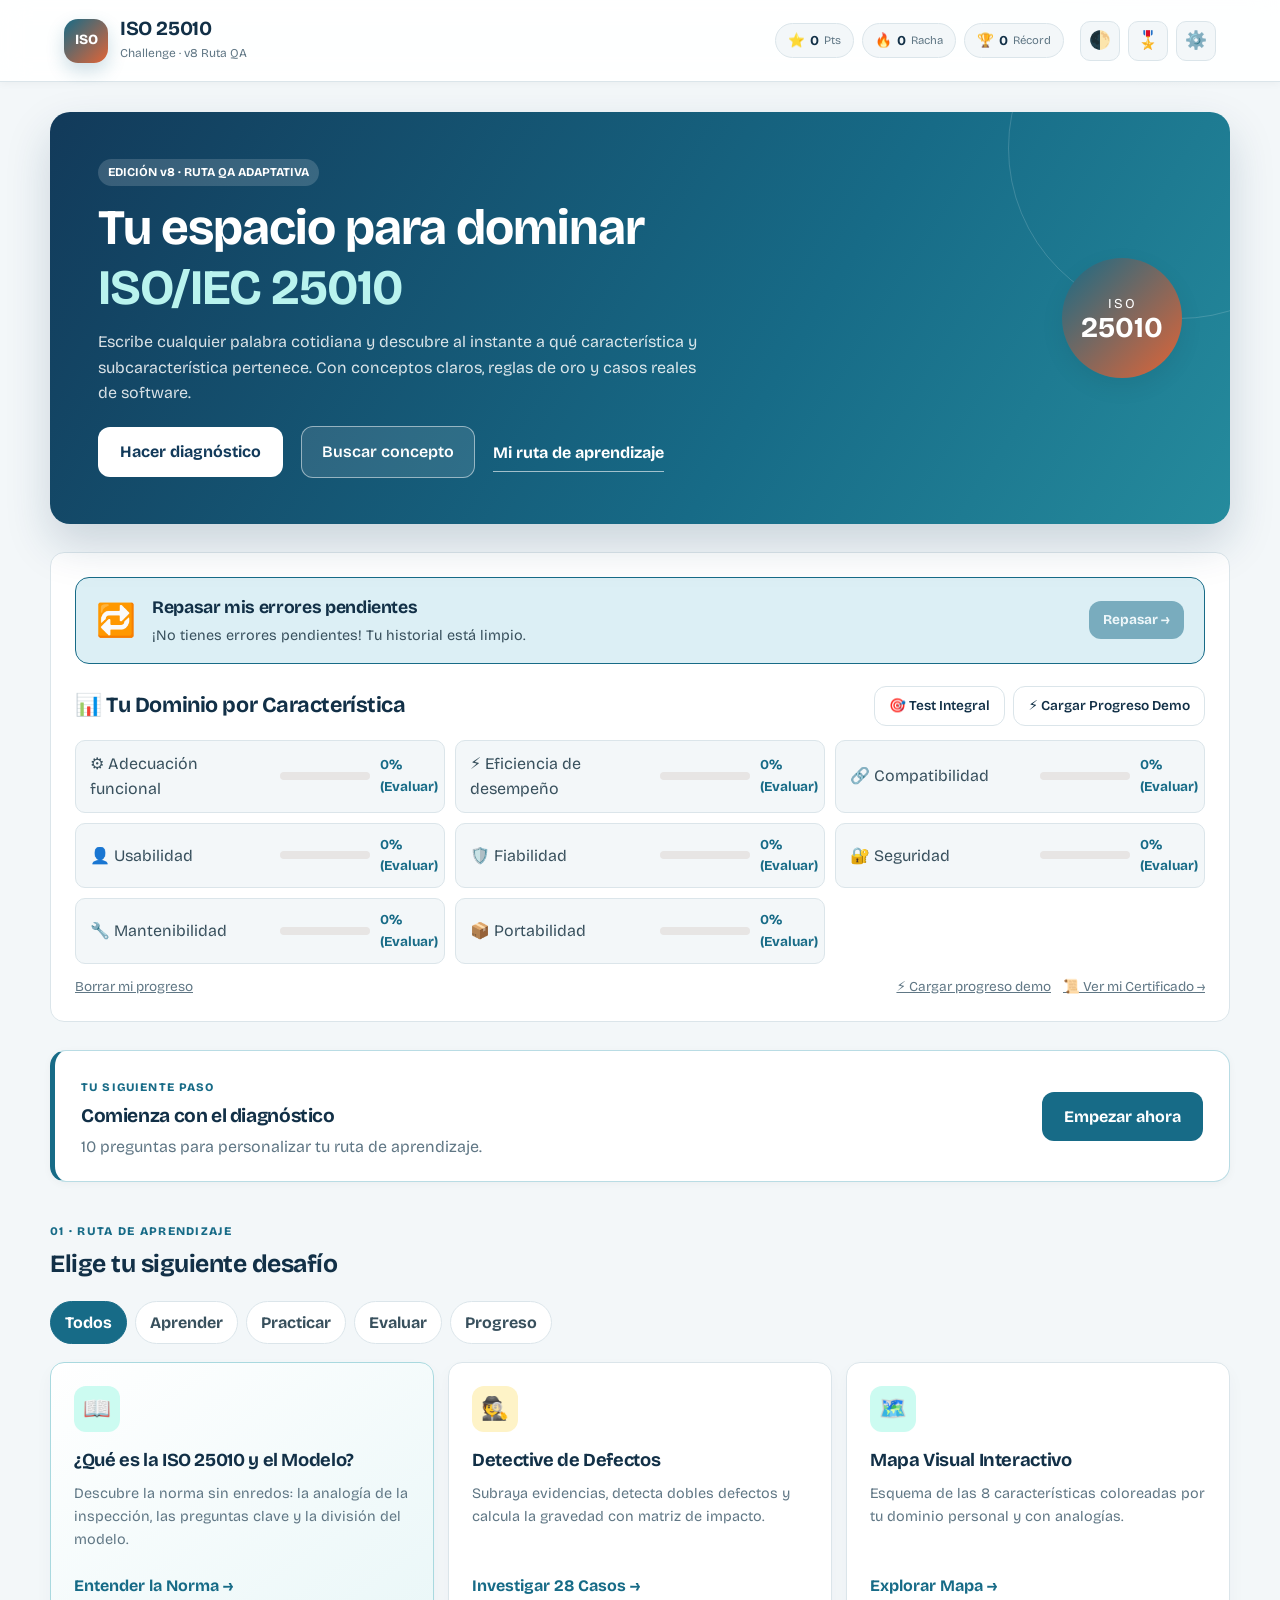
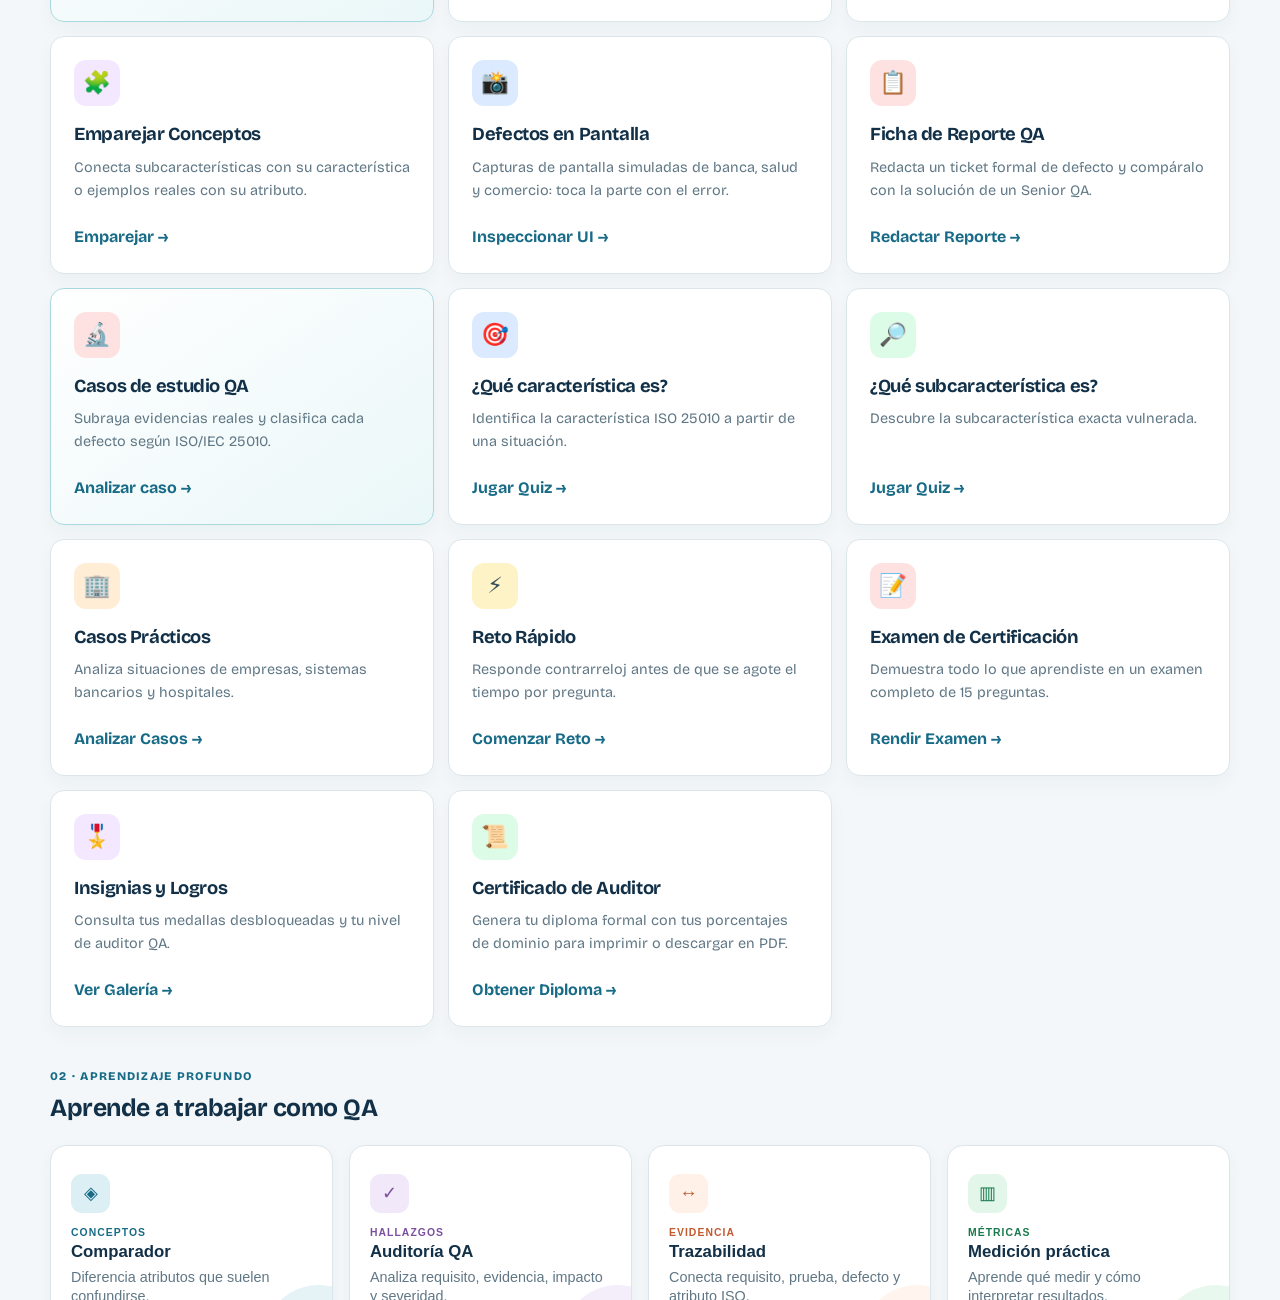
<file: index.html>
<!DOCTYPE html>
<html lang="es">
<head>
  <meta charset="UTF-8">
  <meta http-equiv="refresh" content="0; url=v8/index.html">
  <title>ISO 25010 Challenge</title>
  <link rel="icon" type="image/svg+xml" href="favicon.svg">
</head>
<body>
  <p>Redirigiendo a la versión más reciente del juego... <a href="v8/index.html">Haz clic aquí</a> si no se redirige automáticamente.</p>
</body>
</html>
</file>
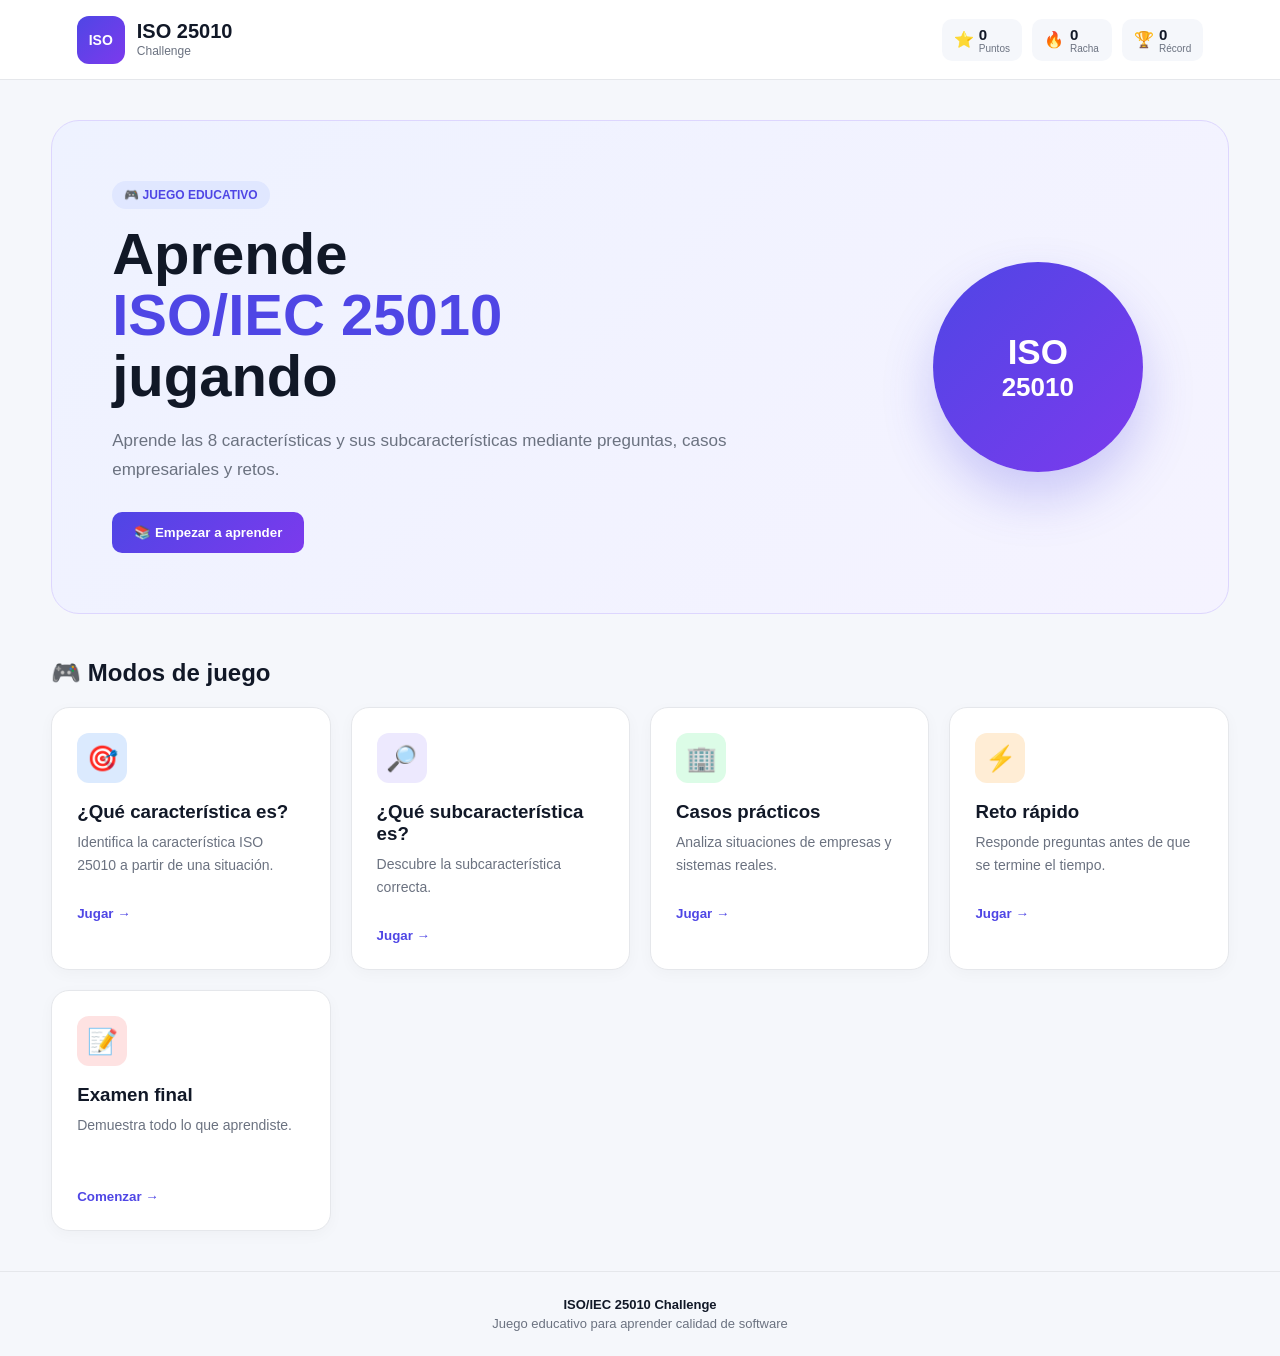
<file: v1/index.html>
<!DOCTYPE html>
<html lang="es">
<head>
    <meta charset="UTF-8">
    <meta name="viewport" content="width=device-width, initial-scale=1.0">

    <title>ISO 25010 Challenge</title>
  <link rel="icon" type="image/svg+xml" href="favicon.svg">

    <link rel="stylesheet" href="style.css">
</head>

<body>

    <!-- ============================= -->
    <!-- HEADER -->
    <!-- ============================= -->

    <header class="header">

        <div class="logo">
            <div class="logo-icon">ISO</div>

            <div>
                <h1>ISO 25010</h1>
                <span>Challenge</span>
            </div>
        </div>

        <div class="player-stats">

            <div class="stat">
                <span>⭐</span>
                <strong id="score">0</strong>
                <small>Puntos</small>
            </div>

            <div class="stat">
                <span>🔥</span>
                <strong id="streak">0</strong>
                <small>Racha</small>
            </div>

            <div class="stat">
                <span>🏆</span>
                <strong id="bestScore">0</strong>
                <small>Récord</small>
            </div>

        </div>

    </header>


    <!-- ============================= -->
    <!-- CONTENEDOR PRINCIPAL -->
    <!-- ============================= -->

    <main class="container">

        <!-- ============================= -->
        <!-- PANTALLA PRINCIPAL -->
        <!-- ============================= -->

        <section id="homeScreen" class="screen active">

            <div class="hero">

                <div class="hero-content">

                    <span class="badge">🎮 JUEGO EDUCATIVO</span>

                    <h2>
                        Aprende
                        <span>ISO/IEC 25010</span>
                        jugando
                    </h2>

                    <p>
                        Aprende las 8 características y sus subcaracterísticas
                        mediante preguntas, casos empresariales y retos.
                    </p>

                    <button class="primary-btn" onclick="showSection('learnScreen')">
                        📚 Empezar a aprender
                    </button>

                </div>

                <div class="hero-graphic">
                    <div class="iso-circle">
                        <span>ISO</span>
                        <strong>25010</strong>
                    </div>
                </div>

            </div>


            <h3 class="section-title">🎮 Modos de juego</h3>

            <div class="mode-grid">

                <div class="mode-card" onclick="startGame('characteristic')">
                    <div class="mode-icon blue">🎯</div>
                    <h3>¿Qué característica es?</h3>
                    <p>Identifica la característica ISO 25010 a partir de una situación.</p>
                    <button>Jugar →</button>
                </div>

                <div class="mode-card" onclick="startGame('subcategory')">
                    <div class="mode-icon purple">🔎</div>
                    <h3>¿Qué subcaracterística es?</h3>
                    <p>Descubre la subcaracterística correcta.</p>
                    <button>Jugar →</button>
                </div>

                <div class="mode-card" onclick="startGame('cases')">
                    <div class="mode-icon green">🏢</div>
                    <h3>Casos prácticos</h3>
                    <p>Analiza situaciones de empresas y sistemas reales.</p>
                    <button>Jugar →</button>
                </div>

                <div class="mode-card" onclick="startGame('quick')">
                    <div class="mode-icon orange">⚡</div>
                    <h3>Reto rápido</h3>
                    <p>Responde preguntas antes de que se termine el tiempo.</p>
                    <button>Jugar →</button>
                </div>

                <div class="mode-card" onclick="startGame('exam')">
                    <div class="mode-icon red">📝</div>
                    <h3>Examen final</h3>
                    <p>Demuestra todo lo que aprendiste.</p>
                    <button>Comenzar →</button>
                </div>

            </div>

        </section>


        <!-- ============================= -->
        <!-- APRENDER -->
        <!-- ============================= -->

        <section id="learnScreen" class="screen">

            <button class="back-btn" onclick="showSection('homeScreen')">
                ← Volver
            </button>

            <div class="section-header">

                <span class="badge">📚 MODO APRENDER</span>

                <h2>
                    Las 8 características
                    <span>ISO/IEC 25010</span>
                </h2>

                <p>
                    Selecciona una característica para conocer sus
                    subcaracterísticas y ejemplos.
                </p>

            </div>

            <div id="characteristicsGrid" class="characteristics-grid"></div>

        </section>


        <!-- ============================= -->
        <!-- DETALLE CARACTERÍSTICA -->
        <!-- ============================= -->

        <section id="detailScreen" class="screen">

            <button class="back-btn" onclick="showSection('learnScreen')">
                ← Volver a características
            </button>

            <div id="detailContent"></div>

        </section>


        <!-- ============================= -->
        <!-- JUEGO -->
        <!-- ============================= -->

        <section id="gameScreen" class="screen">

            <div class="game-top">

                <button class="back-btn" onclick="confirmExit()">
                    ← Salir
                </button>

                <div class="game-info">

                    <span id="questionCounter">
                        Pregunta 1 / 10
                    </span>

                    <div class="lives" id="lives">
                        ❤️ ❤️ ❤️
                    </div>

                </div>

            </div>


            <div class="progress-container">

                <div
                    id="progressBar"
                    class="progress-bar">
                </div>

            </div>


            <div id="timerBox" class="timer-box hidden">
                ⏱️ <span id="timer">20</span>s
            </div>


            <div class="question-card">

                <div class="question-type" id="questionType">
                    PREGUNTA
                </div>

                <h2 id="questionText">
                    Pregunta
                </h2>

                <div id="questionDescription"
                     class="question-description">
                </div>

                <div id="answers"
                     class="answers">
                </div>

                <div id="feedback"
                     class="feedback hidden">
                </div>

                <button
                    id="nextBtn"
                    class="primary-btn next-btn hidden"
                    onclick="nextQuestion()">

                    Siguiente →
                </button>

            </div>

        </section>


        <!-- ============================= -->
        <!-- RESULTADOS -->
        <!-- ============================= -->

        <section id="resultScreen" class="screen">

            <div class="result-card">

                <div class="result-icon" id="resultIcon">
                    🏆
                </div>

                <span class="badge">RESULTADO FINAL</span>

                <h2 id="resultTitle">
                    ¡Excelente!
                </h2>

                <p id="resultMessage">
                    Has terminado el reto.
                </p>

                <div class="result-score">

                    <strong id="finalScore">
                        0
                    </strong>

                    <span>
                        puntos
                    </span>

                </div>

                <div class="result-stats">

                    <div>
                        <strong id="correctAnswers">
                            0
                        </strong>
                        <span>Correctas</span>
                    </div>

                    <div>
                        <strong id="wrongAnswers">
                            0
                        </strong>
                        <span>Incorrectas</span>
                    </div>

                    <div>
                        <strong id="accuracy">
                            0%
                        </strong>
                        <span>Precisión</span>
                    </div>

                </div>

                <div class="result-actions">

                    <button
                        class="primary-btn"
                        onclick="restartGame()">

                        🔄 Jugar nuevamente

                    </button>

                    <button
                        class="secondary-btn"
                        onclick="showSection('homeScreen')">

                        🏠 Menú principal

                    </button>

                </div>

            </div>

        </section>

    </main>


    <!-- ============================= -->
    <!-- FOOTER -->
    <!-- ============================= -->

    <footer>

        <p>
            ISO/IEC 25010 Challenge
        </p>

        <span>
            Juego educativo para aprender calidad de software
        </span>

    </footer>


    <script src="script.js"></script>

</body>
</html>
</file>
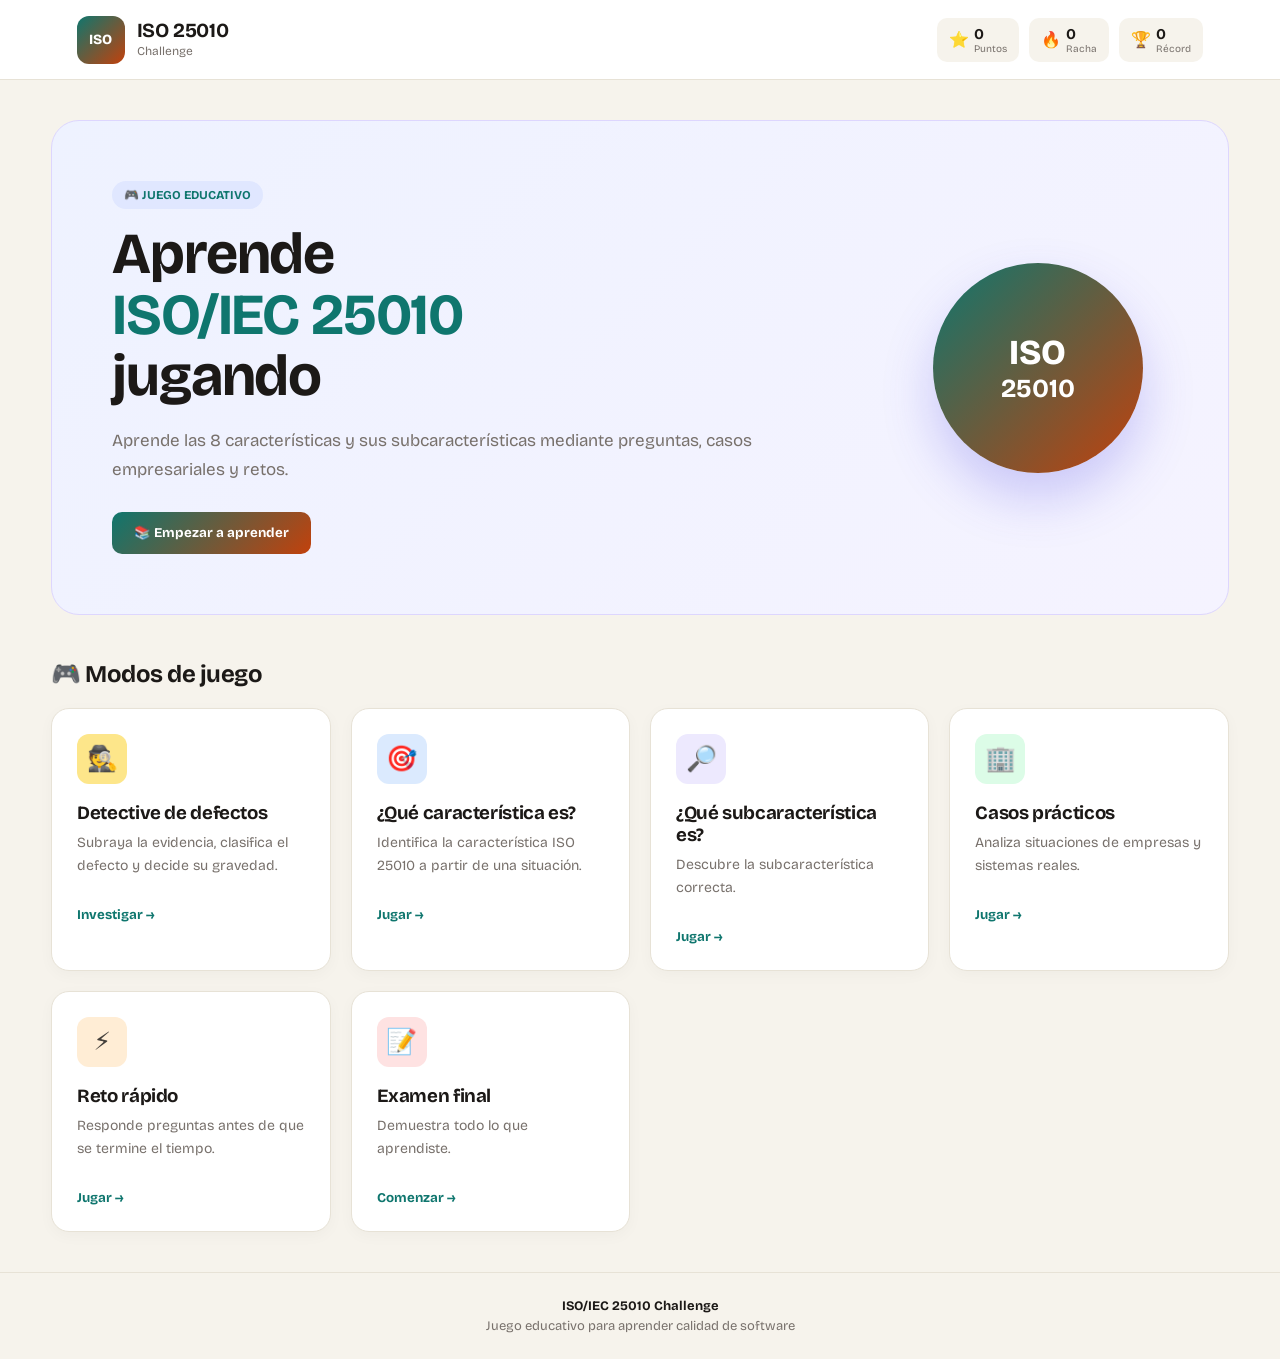
<file: v2/index.html>
<!DOCTYPE html>
<html lang="es">
<head>
    <meta charset="UTF-8">
    <meta name="viewport" content="width=device-width, initial-scale=1.0">

    <title>ISO 25010 Challenge</title>
  <link rel="icon" type="image/svg+xml" href="favicon.svg">

    <link href="https://fonts.googleapis.com/css2?family=Bricolage+Grotesque:wght@400;600;700;800&display=swap" rel="stylesheet">
    <link rel="stylesheet" href="style.css">
    <link rel="stylesheet" href="extras.css">
</head>

<body>

    <!-- ============================= -->
    <!-- HEADER -->
    <!-- ============================= -->

    <header class="header">

        <div class="logo">
            <div class="logo-icon">ISO</div>

            <div>
                <h1>ISO 25010</h1>
                <span>Challenge</span>
            </div>
        </div>

        <div class="player-stats">

            <div class="stat">
                <span>⭐</span>
                <strong id="score">0</strong>
                <small>Puntos</small>
            </div>

            <div class="stat">
                <span>🔥</span>
                <strong id="streak">0</strong>
                <small>Racha</small>
            </div>

            <div class="stat">
                <span>🏆</span>
                <strong id="bestScore">0</strong>
                <small>Récord</small>
            </div>

        </div>

    </header>


    <!-- ============================= -->
    <!-- CONTENEDOR PRINCIPAL -->
    <!-- ============================= -->

    <main class="container">

        <!-- ============================= -->
        <!-- PANTALLA PRINCIPAL -->
        <!-- ============================= -->

        <section id="homeScreen" class="screen active">

            <div class="hero">

                <div class="hero-content">

                    <span class="badge">🎮 JUEGO EDUCATIVO</span>

                    <h2>
                        Aprende
                        <span>ISO/IEC 25010</span>
                        jugando
                    </h2>

                    <p>
                        Aprende las 8 características y sus subcaracterísticas
                        mediante preguntas, casos empresariales y retos.
                    </p>

                    <button class="primary-btn" onclick="showSection('learnScreen')">
                        📚 Empezar a aprender
                    </button>

                </div>

                <div class="hero-graphic">
                    <div class="iso-circle">
                        <span>ISO</span>
                        <strong>25010</strong>
                    </div>
                </div>

            </div>


            <h3 class="section-title">🎮 Modos de juego</h3>

            <div class="mode-grid">

                <div class="mode-card" onclick="startDetective()">
                    <div class="mode-icon amber">🕵️</div>
                    <h3>Detective de defectos</h3>
                    <p>Subraya la evidencia, clasifica el defecto y decide su gravedad.</p>
                    <button>Investigar →</button>
                </div>

                <div class="mode-card" onclick="startGame('characteristic')">
                    <div class="mode-icon blue">🎯</div>
                    <h3>¿Qué característica es?</h3>
                    <p>Identifica la característica ISO 25010 a partir de una situación.</p>
                    <button>Jugar →</button>
                </div>

                <div class="mode-card" onclick="startGame('subcategory')">
                    <div class="mode-icon purple">🔎</div>
                    <h3>¿Qué subcaracterística es?</h3>
                    <p>Descubre la subcaracterística correcta.</p>
                    <button>Jugar →</button>
                </div>

                <div class="mode-card" onclick="startGame('cases')">
                    <div class="mode-icon green">🏢</div>
                    <h3>Casos prácticos</h3>
                    <p>Analiza situaciones de empresas y sistemas reales.</p>
                    <button>Jugar →</button>
                </div>

                <div class="mode-card" onclick="startGame('quick')">
                    <div class="mode-icon orange">⚡</div>
                    <h3>Reto rápido</h3>
                    <p>Responde preguntas antes de que se termine el tiempo.</p>
                    <button>Jugar →</button>
                </div>

                <div class="mode-card" onclick="startGame('exam')">
                    <div class="mode-icon red">📝</div>
                    <h3>Examen final</h3>
                    <p>Demuestra todo lo que aprendiste.</p>
                    <button>Comenzar →</button>
                </div>

            </div>

        </section>


        <!-- ============================= -->
        <!-- APRENDER -->
        <!-- ============================= -->

        <section id="learnScreen" class="screen">

            <button class="back-btn" onclick="showSection('homeScreen')">
                ← Volver
            </button>

            <div class="section-header">

                <span class="badge">📚 MODO APRENDER</span>

                <h2>
                    Las 8 características
                    <span>ISO/IEC 25010</span>
                </h2>

                <p>
                    Selecciona una característica para conocer sus
                    subcaracterísticas y ejemplos.
                </p>

            </div>

            <div id="characteristicsGrid" class="characteristics-grid"></div>

        </section>


        <!-- ============================= -->
        <!-- DETALLE CARACTERÍSTICA -->
        <!-- ============================= -->

        <section id="detailScreen" class="screen">

            <button class="back-btn" onclick="showSection('learnScreen')">
                ← Volver a características
            </button>

            <div id="detailContent"></div>

        </section>


        <!-- ============================= -->
        <!-- JUEGO -->
        <!-- ============================= -->

        <section id="gameScreen" class="screen">

            <div class="game-top">

                <button class="back-btn" onclick="confirmExit()">
                    ← Salir
                </button>

                <div class="game-info">

                    <span id="questionCounter">
                        Pregunta 1 / 10
                    </span>

                    <div class="lives" id="lives">
                        ❤️ ❤️ ❤️
                    </div>

                </div>

            </div>


            <div class="progress-container">

                <div
                    id="progressBar"
                    class="progress-bar">
                </div>

            </div>


            <div id="timerBox" class="timer-box hidden">
                ⏱️ <span id="timer">20</span>s
            </div>


            <div class="question-card">

                <div class="question-type" id="questionType">
                    PREGUNTA
                </div>

                <h2 id="questionText">
                    Pregunta
                </h2>

                <div id="questionDescription"
                     class="question-description">
                </div>

                <div id="answers"
                     class="answers">
                </div>

                <div id="feedback"
                     class="feedback hidden">
                </div>

                <button
                    id="nextBtn"
                    class="primary-btn next-btn hidden"
                    onclick="nextQuestion()">

                    Siguiente →
                </button>

            </div>

        </section>


        <!-- ============================= -->
        <!-- RESULTADOS -->
        <!-- ============================= -->

        <section id="detectiveScreen" class="screen">
            <button class="back-btn" onclick="showSection('homeScreen')">← Salir</button>
            <div id="detectiveContent"></div>
        </section>

        <section id="resultScreen" class="screen">

            <div class="result-card">

                <div class="result-icon" id="resultIcon">
                    🏆
                </div>

                <span class="badge">RESULTADO FINAL</span>

                <h2 id="resultTitle">
                    ¡Excelente!
                </h2>

                <p id="resultMessage">
                    Has terminado el reto.
                </p>

                <div class="result-score">

                    <strong id="finalScore">
                        0
                    </strong>

                    <span>
                        puntos
                    </span>

                </div>

                <div class="result-stats">

                    <div>
                        <strong id="correctAnswers">
                            0
                        </strong>
                        <span>Correctas</span>
                    </div>

                    <div>
                        <strong id="wrongAnswers">
                            0
                        </strong>
                        <span>Incorrectas</span>
                    </div>

                    <div>
                        <strong id="accuracy">
                            0%
                        </strong>
                        <span>Precisión</span>
                    </div>

                </div>

                <div class="result-actions">

                    <button
                        class="primary-btn"
                        onclick="restartGame()">

                        🔄 Jugar nuevamente

                    </button>

                    <button
                        class="secondary-btn"
                        onclick="showSection('homeScreen')">

                        🏠 Menú principal

                    </button>

                </div>

            </div>

        </section>

    </main>


    <!-- ============================= -->
    <!-- FOOTER -->
    <!-- ============================= -->

    <footer>

        <p>
            ISO/IEC 25010 Challenge
        </p>

        <span>
            Juego educativo para aprender calidad de software
        </span>

    </footer>


    <script src="script.js"></script>
    <script src="extras.js"></script>

</body>
</html>
</file>
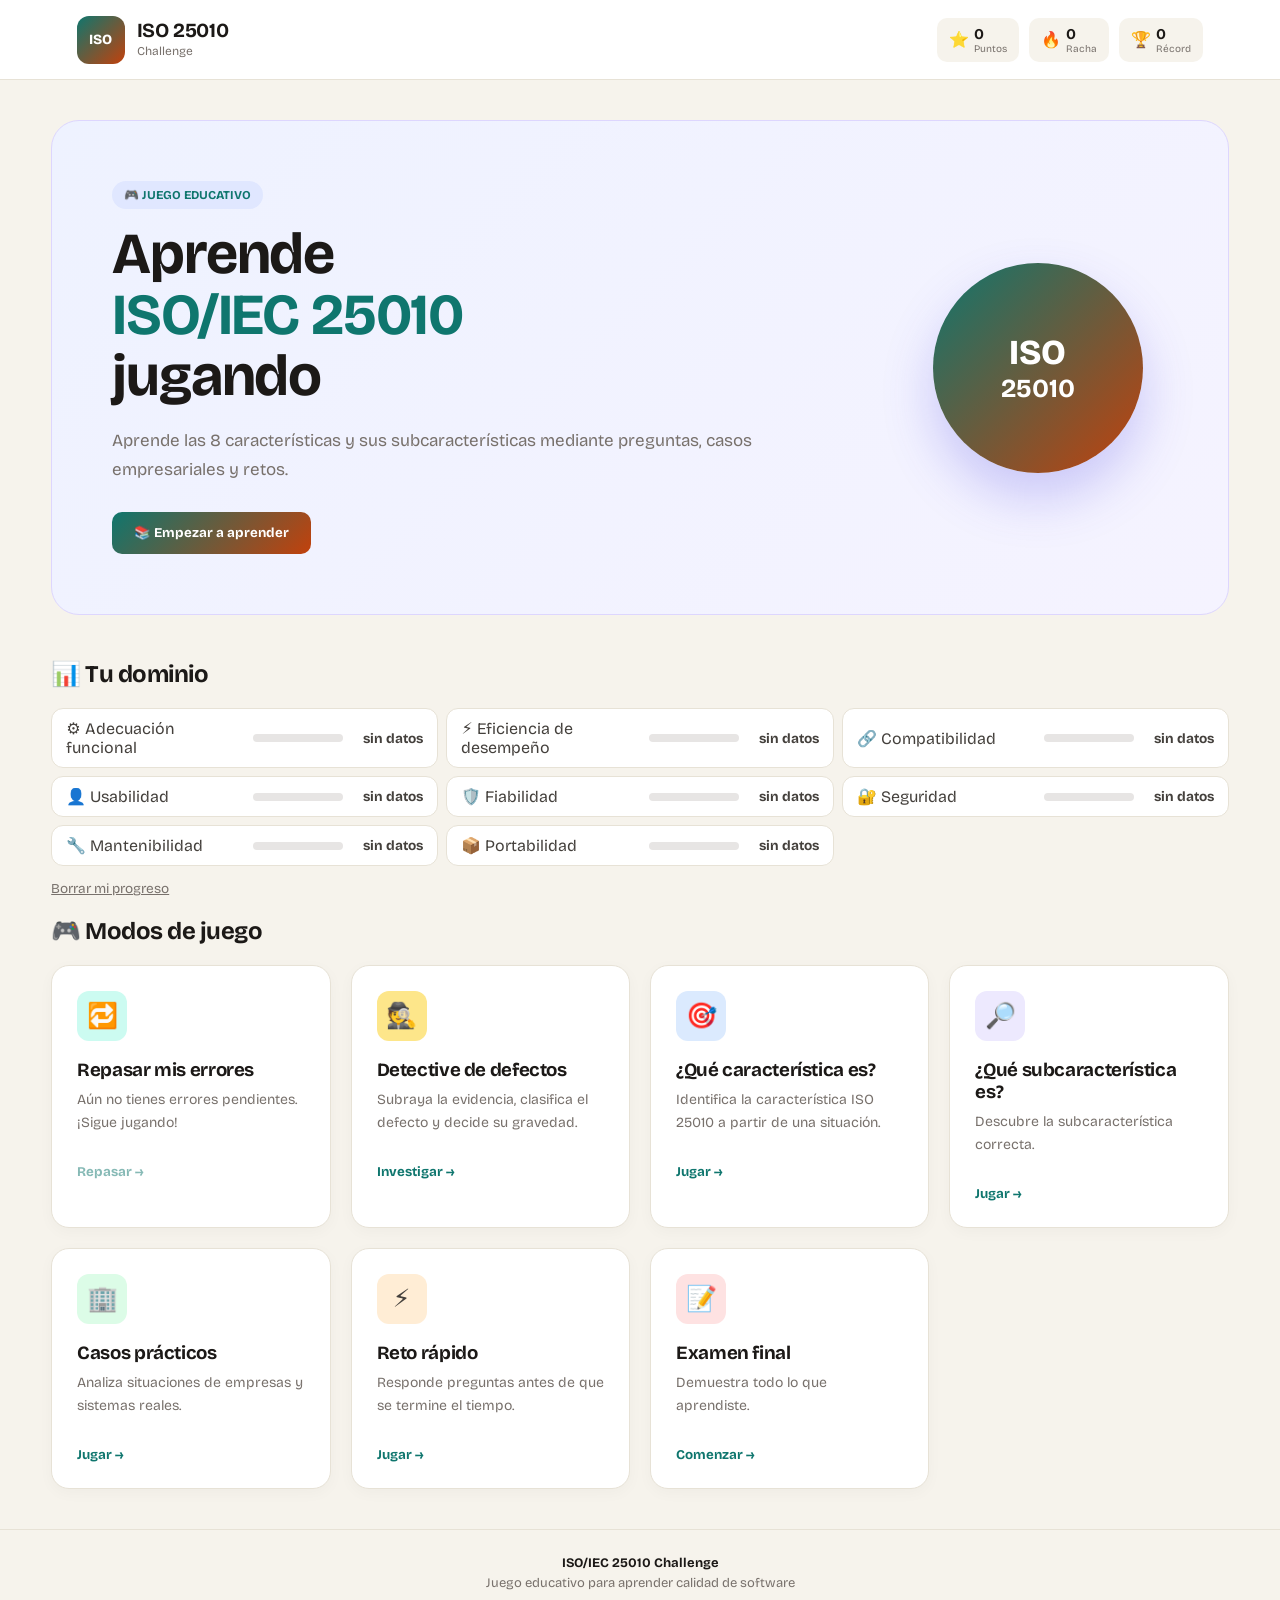
<file: v3/index.html>
<!DOCTYPE html>
<html lang="es">
<head>
    <meta charset="UTF-8">
    <meta name="viewport" content="width=device-width, initial-scale=1.0">

    <title>ISO 25010 Challenge</title>
  <link rel="icon" type="image/svg+xml" href="favicon.svg">

    <link href="https://fonts.googleapis.com/css2?family=Bricolage+Grotesque:wght@400;600;700;800&display=swap" rel="stylesheet">
    <link rel="stylesheet" href="style.css">
    <link rel="stylesheet" href="extras.css">
</head>

<body>

    <!-- ============================= -->
    <!-- HEADER -->
    <!-- ============================= -->

    <header class="header">

        <div class="logo">
            <div class="logo-icon">ISO</div>

            <div>
                <h1>ISO 25010</h1>
                <span>Challenge</span>
            </div>
        </div>

        <div class="player-stats">

            <div class="stat">
                <span>⭐</span>
                <strong id="score">0</strong>
                <small>Puntos</small>
            </div>

            <div class="stat">
                <span>🔥</span>
                <strong id="streak">0</strong>
                <small>Racha</small>
            </div>

            <div class="stat">
                <span>🏆</span>
                <strong id="bestScore">0</strong>
                <small>Récord</small>
            </div>

        </div>

    </header>


    <!-- ============================= -->
    <!-- CONTENEDOR PRINCIPAL -->
    <!-- ============================= -->

    <main class="container">

        <!-- ============================= -->
        <!-- PANTALLA PRINCIPAL -->
        <!-- ============================= -->

        <section id="homeScreen" class="screen active">

            <div class="hero">

                <div class="hero-content">

                    <span class="badge">🎮 JUEGO EDUCATIVO</span>

                    <h2>
                        Aprende
                        <span>ISO/IEC 25010</span>
                        jugando
                    </h2>

                    <p>
                        Aprende las 8 características y sus subcaracterísticas
                        mediante preguntas, casos empresariales y retos.
                    </p>

                    <button class="primary-btn" onclick="showSection('learnScreen')">
                        📚 Empezar a aprender
                    </button>

                </div>

                <div class="hero-graphic">
                    <div class="iso-circle">
                        <span>ISO</span>
                        <strong>25010</strong>
                    </div>
                </div>

            </div>


            <h3 class="section-title">🎮 Modos de juego</h3>

            <div class="mode-grid">

                <div class="mode-card" onclick="startDetective()">
                    <div class="mode-icon amber">🕵️</div>
                    <h3>Detective de defectos</h3>
                    <p>Subraya la evidencia, clasifica el defecto y decide su gravedad.</p>
                    <button>Investigar →</button>
                </div>

                <div class="mode-card" onclick="startGame('characteristic')">
                    <div class="mode-icon blue">🎯</div>
                    <h3>¿Qué característica es?</h3>
                    <p>Identifica la característica ISO 25010 a partir de una situación.</p>
                    <button>Jugar →</button>
                </div>

                <div class="mode-card" onclick="startGame('subcategory')">
                    <div class="mode-icon purple">🔎</div>
                    <h3>¿Qué subcaracterística es?</h3>
                    <p>Descubre la subcaracterística correcta.</p>
                    <button>Jugar →</button>
                </div>

                <div class="mode-card" onclick="startGame('cases')">
                    <div class="mode-icon green">🏢</div>
                    <h3>Casos prácticos</h3>
                    <p>Analiza situaciones de empresas y sistemas reales.</p>
                    <button>Jugar →</button>
                </div>

                <div class="mode-card" onclick="startGame('quick')">
                    <div class="mode-icon orange">⚡</div>
                    <h3>Reto rápido</h3>
                    <p>Responde preguntas antes de que se termine el tiempo.</p>
                    <button>Jugar →</button>
                </div>

                <div class="mode-card" onclick="startGame('exam')">
                    <div class="mode-icon red">📝</div>
                    <h3>Examen final</h3>
                    <p>Demuestra todo lo que aprendiste.</p>
                    <button>Comenzar →</button>
                </div>

            </div>

        </section>


        <!-- ============================= -->
        <!-- APRENDER -->
        <!-- ============================= -->

        <section id="learnScreen" class="screen">

            <button class="back-btn" onclick="showSection('homeScreen')">
                ← Volver
            </button>

            <div class="section-header">

                <span class="badge">📚 MODO APRENDER</span>

                <h2>
                    Las 8 características
                    <span>ISO/IEC 25010</span>
                </h2>

                <p>
                    Selecciona una característica para conocer sus
                    subcaracterísticas y ejemplos.
                </p>

            </div>

            <div id="characteristicsGrid" class="characteristics-grid"></div>

        </section>


        <!-- ============================= -->
        <!-- DETALLE CARACTERÍSTICA -->
        <!-- ============================= -->

        <section id="detailScreen" class="screen">

            <button class="back-btn" onclick="showSection('learnScreen')">
                ← Volver a características
            </button>

            <div id="detailContent"></div>

        </section>


        <!-- ============================= -->
        <!-- JUEGO -->
        <!-- ============================= -->

        <section id="gameScreen" class="screen">

            <div class="game-top">

                <button class="back-btn" onclick="confirmExit()">
                    ← Salir
                </button>

                <div class="game-info">

                    <span id="questionCounter">
                        Pregunta 1 / 10
                    </span>

                    <div class="lives" id="lives">
                        ❤️ ❤️ ❤️
                    </div>

                </div>

            </div>


            <div class="progress-container">

                <div
                    id="progressBar"
                    class="progress-bar">
                </div>

            </div>


            <div id="timerBox" class="timer-box hidden">
                ⏱️ <span id="timer">20</span>s
            </div>


            <div class="question-card">

                <div class="question-type" id="questionType">
                    PREGUNTA
                </div>

                <h2 id="questionText">
                    Pregunta
                </h2>

                <div id="questionDescription"
                     class="question-description">
                </div>

                <div id="answers"
                     class="answers">
                </div>

                <div id="feedback"
                     class="feedback hidden">
                </div>

                <button
                    id="nextBtn"
                    class="primary-btn next-btn hidden"
                    onclick="nextQuestion()">

                    Siguiente →
                </button>

            </div>

        </section>


        <!-- ============================= -->
        <!-- RESULTADOS -->
        <!-- ============================= -->

        <section id="detectiveScreen" class="screen">
            <button class="back-btn" onclick="showSection('homeScreen')">← Salir</button>
            <div id="detectiveContent"></div>
        </section>

        <section id="resultScreen" class="screen">

            <div class="result-card">

                <div class="result-icon" id="resultIcon">
                    🏆
                </div>

                <span class="badge">RESULTADO FINAL</span>

                <h2 id="resultTitle">
                    ¡Excelente!
                </h2>

                <p id="resultMessage">
                    Has terminado el reto.
                </p>

                <div class="result-score">

                    <strong id="finalScore">
                        0
                    </strong>

                    <span>
                        puntos
                    </span>

                </div>

                <div class="result-stats">

                    <div>
                        <strong id="correctAnswers">
                            0
                        </strong>
                        <span>Correctas</span>
                    </div>

                    <div>
                        <strong id="wrongAnswers">
                            0
                        </strong>
                        <span>Incorrectas</span>
                    </div>

                    <div>
                        <strong id="accuracy">
                            0%
                        </strong>
                        <span>Precisión</span>
                    </div>

                </div>

                <div class="result-actions">

                    <button
                        class="primary-btn"
                        onclick="restartGame()">

                        🔄 Jugar nuevamente

                    </button>

                    <button
                        class="secondary-btn"
                        onclick="showSection('homeScreen')">

                        🏠 Menú principal

                    </button>

                </div>

            </div>

        </section>

    </main>


    <!-- ============================= -->
    <!-- FOOTER -->
    <!-- ============================= -->

    <footer>

        <p>
            ISO/IEC 25010 Challenge
        </p>

        <span>
            Juego educativo para aprender calidad de software
        </span>

    </footer>


    <script src="data.js"></script>
    <script src="store.js"></script>
    <script src="script.js"></script>
    <script src="extras.js"></script>
    <script src="progress.js"></script>

</body>
</html>
</file>
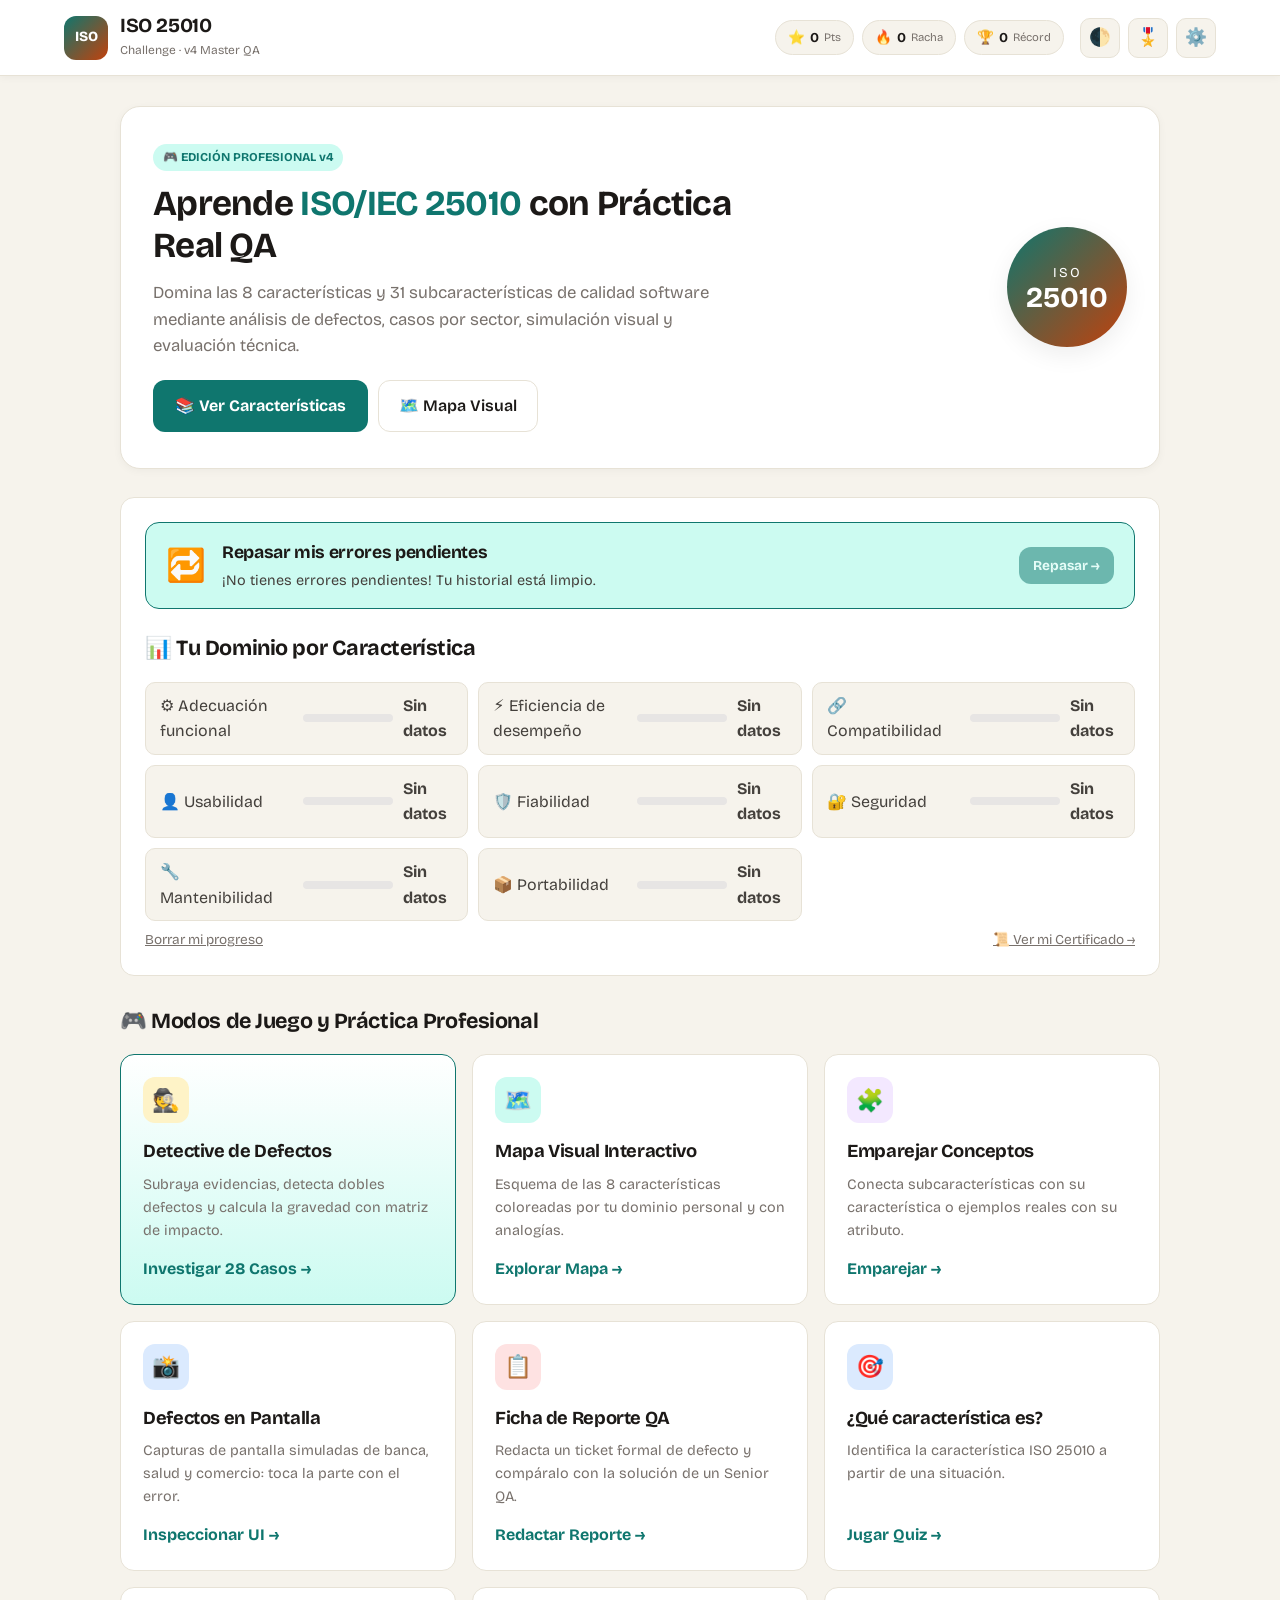
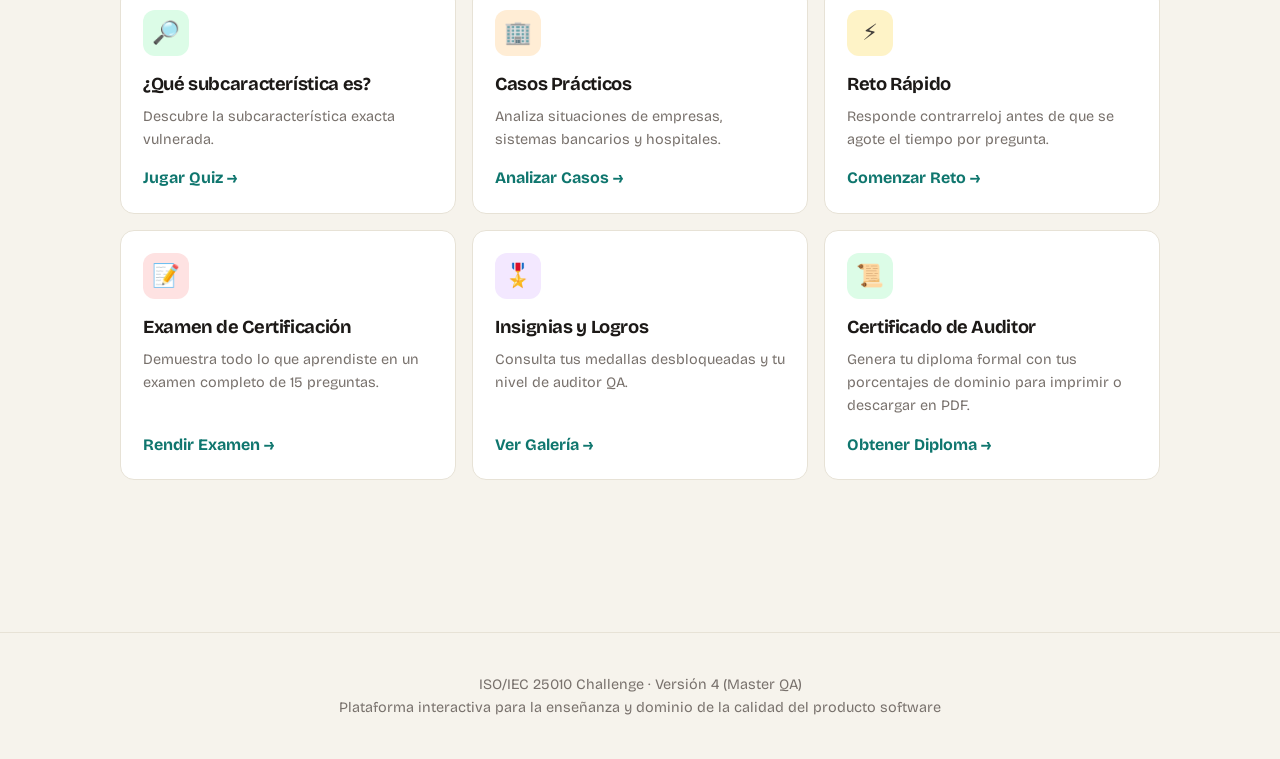
<file: v4/index.html>
<!DOCTYPE html>
<html lang="es">
<head>
  <meta charset="UTF-8">
  <meta name="viewport" content="width=device-width, initial-scale=1.0">
  <title>ISO 25010 Challenge v4 · Master QA Edition</title>
  <link rel="icon" type="image/svg+xml" href="favicon.svg">
  <link href="https://fonts.googleapis.com/css2?family=Bricolage+Grotesque:wght@400;600;700;800&display=swap" rel="stylesheet">
  <link rel="stylesheet" href="style.css">
</head>
<body>

  <!-- ============================= -->
  <!-- HEADER -->
  <!-- ============================= -->
  <header class="header">
    <div class="logo" onclick="showSection('homeScreen')">
      <div class="logo-icon">ISO</div>
      <div>
        <h1>ISO 25010</h1>
        <span>Challenge · v4 Master QA</span>
      </div>
    </div>

    <div class="header-right">
      <div class="player-stats">
        <div class="stat">
          <span>⭐</span>
          <strong id="score">0</strong>
          <small>Pts</small>
        </div>
        <div class="stat">
          <span>🔥</span>
          <strong id="streak">0</strong>
          <small>Racha</small>
        </div>
        <div class="stat">
          <span>🏆</span>
          <strong id="bestScore">0</strong>
          <small>Récord</small>
        </div>
      </div>

      <div class="header-actions">
        <button class="icon-btn" onclick="toggleThemeQuick()" title="Modo Oscuro / Claro">🌓</button>
        <button class="icon-btn" onclick="showSection('badgesScreen')" title="Mis Insignias">🎖️</button>
        <button class="icon-btn" onclick="openSettingsModal()" title="Ajustes del Juego">⚙️</button>
      </div>
    </div>
  </header>

  <!-- ============================= -->
  <!-- CONTENEDOR PRINCIPAL -->
  <!-- ============================= -->
  <main class="container">

    <!-- ============================= -->
    <!-- 1. PANTALLA PRINCIPAL (HOME) -->
    <!-- ============================= -->
    <section id="homeScreen" class="screen active">

      <div class="hero">
        <div class="hero-content">
          <span class="badge">🎮 EDICIÓN PROFESIONAL v4</span>
          <h2>Aprende <span>ISO/IEC 25010</span> con Práctica Real QA</h2>
          <p>
            Domina las 8 características y 31 subcaracterísticas de calidad software mediante
            análisis de defectos, casos por sector, simulación visual y evaluación técnica.
          </p>
          <div style="display:flex; gap:10px; flex-wrap:wrap;">
            <button class="primary-btn" onclick="showSection('learnScreen')">📚 Ver Características</button>
            <button class="secondary-btn" onclick="showSection('visualMapScreen')">🗺️ Mapa Visual</button>
          </div>
        </div>

        <div class="hero-graphic">
          <div class="iso-circle">
            <span>ISO</span>
            <strong>25010</strong>
          </div>
        </div>
      </div>

      <!-- Panel de progreso dinámico y repaso -->
      <div id="progressPanel"></div>

      <h3 class="section-title">🎮 Modos de Juego y Práctica Profesional</h3>
      <div class="mode-grid">

        <div class="mode-card featured" onclick="startDetective()">
          <div class="mode-icon amber">🕵️</div>
          <h3>Detective de Defectos</h3>
          <p>Subraya evidencias, detecta dobles defectos y calcula la gravedad con matriz de impacto.</p>
          <button>Investigar 28 Casos →</button>
        </div>

        <div class="mode-card" onclick="showSection('visualMapScreen')">
          <div class="mode-icon teal">🗺️</div>
          <h3>Mapa Visual Interactivo</h3>
          <p>Esquema de las 8 características coloreadas por tu dominio personal y con analogías.</p>
          <button>Explorar Mapa →</button>
        </div>

        <div class="mode-card" onclick="startMatchingGame()">
          <div class="mode-icon purple">🧩</div>
          <h3>Emparejar Conceptos</h3>
          <p>Conecta subcaracterísticas con su característica o ejemplos reales con su atributo.</p>
          <button>Emparejar →</button>
        </div>

        <div class="mode-card" onclick="startImageCases()">
          <div class="mode-icon blue">📸</div>
          <h3>Defectos en Pantalla</h3>
          <p>Capturas de pantalla simuladas de banca, salud y comercio: toca la parte con el error.</p>
          <button>Inspeccionar UI →</button>
        </div>

        <div class="mode-card" onclick="startBugReport()">
          <div class="mode-icon red">📋</div>
          <h3>Ficha de Reporte QA</h3>
          <p>Redacta un ticket formal de defecto y compáralo con la solución de un Senior QA.</p>
          <button>Redactar Reporte →</button>
        </div>

        <div class="mode-card" onclick="startGame('characteristic')">
          <div class="mode-icon blue">🎯</div>
          <h3>¿Qué característica es?</h3>
          <p>Identifica la característica ISO 25010 a partir de una situación.</p>
          <button>Jugar Quiz →</button>
        </div>

        <div class="mode-card" onclick="startGame('subcategory')">
          <div class="mode-icon green">🔎</div>
          <h3>¿Qué subcaracterística es?</h3>
          <p>Descubre la subcaracterística exacta vulnerada.</p>
          <button>Jugar Quiz →</button>
        </div>

        <div class="mode-card" onclick="startGame('cases')">
          <div class="mode-icon orange">🏢</div>
          <h3>Casos Prácticos</h3>
          <p>Analiza situaciones de empresas, sistemas bancarios y hospitales.</p>
          <button>Analizar Casos →</button>
        </div>

        <div class="mode-card" onclick="startGame('quick')">
          <div class="mode-icon amber">⚡</div>
          <h3>Reto Rápido</h3>
          <p>Responde contrarreloj antes de que se agote el tiempo por pregunta.</p>
          <button>Comenzar Reto →</button>
        </div>

        <div class="mode-card" onclick="startGame('exam')">
          <div class="mode-icon red">📝</div>
          <h3>Examen de Certificación</h3>
          <p>Demuestra todo lo que aprendiste en un examen completo de 15 preguntas.</p>
          <button>Rendir Examen →</button>
        </div>

        <div class="mode-card" onclick="showSection('badgesScreen')">
          <div class="mode-icon purple">🎖️</div>
          <h3>Insignias y Logros</h3>
          <p>Consulta tus medallas desbloqueadas y tu nivel de auditor QA.</p>
          <button>Ver Galería →</button>
        </div>

        <div class="mode-card" onclick="showSection('certificateScreen')">
          <div class="mode-icon green">📜</div>
          <h3>Certificado de Auditor</h3>
          <p>Genera tu diploma formal con tus porcentajes de dominio para imprimir o descargar en PDF.</p>
          <button>Obtener Diploma →</button>
        </div>

      </div>

    </section>

    <!-- ============================= -->
    <!-- 2. APRENDER (LISTA DE CARACTERÍSTICAS) -->
    <!-- ============================= -->
    <section id="learnScreen" class="screen">
      <button class="back-btn" onclick="showSection('homeScreen')">← Volver al Menú</button>

      <div class="section-header">
        <span class="badge">📚 MODELO DE CALIDAD</span>
        <h2>Las 8 Características <span>ISO/IEC 25010</span></h2>
        <p>Selecciona una característica para conocer sus fundamentos, subcaracterísticas y analogías.</p>
      </div>

      <div id="characteristicsGrid" class="characteristics-grid"></div>
    </section>

    <!-- ============================= -->
    <!-- 3. DETALLE DE CARACTERÍSTICA -->
    <!-- ============================= -->
    <section id="detailScreen" class="screen">
      <button class="back-btn" onclick="showSection('learnScreen')">← Volver a características</button>
      <div id="detailContent"></div>
    </section>

    <!-- ============================= -->
    <!-- 4. MAPA VISUAL INTERACTIVO -->
    <!-- ============================= -->
    <section id="visualMapScreen" class="screen">
      <div class="section-header" style="margin-bottom:20px;">
        <span class="badge">🗺️ ESQUEMA GLOBAL</span>
        <h2>Mapa Visual <span>ISO/IEC 25010</span></h2>
        <p>Vista general de las 8 características y 31 subcaracterísticas, coloreadas según tu nivel de dominio.</p>
      </div>
      <div id="visualMapContainer"></div>
    </section>

    <!-- ============================= -->
    <!-- 5. EMPAREJAR (MATCHING) -->
    <!-- ============================= -->
    <section id="matchScreen" class="screen">
      <div id="matchContent"></div>
    </section>

    <!-- ============================= -->
    <!-- 6. DETECTIVE DE DEFECTOS -->
    <!-- ============================= -->
    <section id="detectiveScreen" class="screen">
      <button class="back-btn" onclick="showSection('homeScreen')">← Salir de la Investigación</button>
      <div id="detectiveContent"></div>
    </section>

    <!-- ============================= -->
    <!-- 7. DEFECTOS EN PANTALLA (CASOS CON IMAGEN) -->
    <!-- ============================= -->
    <section id="imageBugScreen" class="screen">
      <div id="imageBugContent"></div>
    </section>

    <!-- ============================= -->
    <!-- 8. FICHA DE REPORTE DE DEFECTO -->
    <!-- ============================= -->
    <section id="bugReportScreen" class="screen">
      <div id="bugReportContent"></div>
    </section>

    <!-- ============================= -->
    <!-- 9. INSIGNIAS Y LOGROS -->
    <!-- ============================= -->
    <section id="badgesScreen" class="screen">
      <div id="badgesContent"></div>
    </section>

    <!-- ============================= -->
    <!-- 10. CERTIFICADO IMPRIMIBLE -->
    <!-- ============================= -->
    <section id="certificateScreen" class="screen">
      <div id="certificateContent"></div>
    </section>

    <!-- ============================= -->
    <!-- 11. PANTALLA DE JUEGO (QUIZ) -->
    <!-- ============================= -->
    <section id="gameScreen" class="screen">
      <div class="game-top">
        <button class="back-btn" onclick="confirmExit()">← Salir</button>
        <div class="game-info">
          <span id="questionCounter">Pregunta 1 / 10</span>
          <div class="lives" id="lives">❤️ ❤️ ❤️</div>
        </div>
      </div>

      <div class="progress-container">
        <div id="progressBar" class="progress-bar"></div>
      </div>

      <div id="timerBox" class="timer-box hidden">
        ⏱️ <span id="timer">20</span>s
      </div>

      <div class="question-card">
        <div class="question-type" id="questionType">PREGUNTA</div>
        <h2 id="questionText">Pregunta</h2>
        <div id="questionDescription" class="question-description"></div>
        <div id="answers" class="answers"></div>
        <div id="feedback" class="feedback hidden"></div>
        <button id="nextBtn" class="primary-btn next-btn hidden" onclick="nextQuestion()">Siguiente →</button>
      </div>
    </section>

    <!-- ============================= -->
    <!-- 12. PANTALLA DE RESULTADOS -->
    <!-- ============================= -->
    <section id="resultScreen" class="screen">
      <div class="result-card">
        <div class="result-icon" id="resultIcon">🏆</div>
        <span class="badge">RESULTADO FINAL</span>
        <h2 id="resultTitle">¡Excelente!</h2>
        <p id="resultMessage">Has completado el desafío.</p>

        <div class="result-score">
          <strong id="finalScore">0</strong>
          <span>puntos</span>
        </div>

        <div class="result-stats">
          <div><strong id="correctAnswers">0</strong><span>Correctas</span></div>
          <div><strong id="wrongAnswers">0</strong><span>Incorrectas</span></div>
          <div><strong id="accuracy">0%</strong><span>Precisión</span></div>
        </div>

        <div class="result-actions">
          <button class="primary-btn" onclick="restartGame()">🔄 Jugar nuevamente</button>
          <button class="secondary-btn" onclick="showSection('homeScreen')">🏠 Menú principal</button>
        </div>
      </div>
    </section>

  </main>

  <!-- ============================= -->
  <!-- MODAL DE AJUSTES -->
  <!-- ============================= -->
  <div id="settingsModal" class="modal-overlay hidden" onclick="closeSettingsModal()">
    <div class="modal-box" onclick="event.stopPropagation()">
      <button class="modal-close" onclick="closeSettingsModal()">✕</button>
      <div class="modal-header">
        <span class="modal-icon">⚙️</span>
        <div>
          <h2>Ajustes del Juego</h2>
          <small>Personaliza tu experiencia de aprendizaje</small>
        </div>
      </div>

      <div style="margin-top:20px;">
        <div class="form-group">
          <label for="setPlayerName">Nombre del estudiante (aparece en tu certificado):</label>
          <input type="text" id="setPlayerName" placeholder="Tu nombre y apellidos">
        </div>

        <div class="form-group">
          <label for="setDifficulty">Nivel de dificultad:</label>
          <select id="setDifficulty">
            <option value="facil">🟢 Fácil (4 vidas, pistas activadas, 30s de tiempo)</option>
            <option value="normal" selected>🟡 Normal (3 vidas, tiempo estándar 20s)</option>
            <option value="dificil">🔴 Difícil (1 vida, sin pistas, 12s de tiempo)</option>
          </select>
        </div>

        <div class="form-group">
          <label for="setTheme">Tema visual:</label>
          <select id="setTheme">
            <option value="light">☀️ Modo Claro</option>
            <option value="dark">🌙 Modo Oscuro</option>
          </select>
        </div>

        <div class="form-group" style="display:flex; align-items:center; gap:10px;">
          <input type="checkbox" id="setSound" style="width:20px; height:20px;">
          <label for="setSound" style="margin:0; cursor:pointer;">🔊 Efectos de sonido activados (Web Audio API)</label>
        </div>

        <div style="display:flex; gap:10px; margin-top:24px;">
          <button class="primary-btn" style="flex-grow:1; justify-content:center;" onclick="saveSettingsModal()">Guardar Ajustes</button>
          <button class="secondary-btn" onclick="closeSettingsModal()">Cancelar</button>
        </div>
      </div>
    </div>
  </div>

  <!-- ============================= -->
  <!-- FOOTER -->
  <!-- ============================= -->
  <footer>
    <p>ISO/IEC 25010 Challenge · Versión 4 (Master QA)</p>
    <span>Plataforma interactiva para la enseñanza y dominio de la calidad del producto software</span>
  </footer>

  <!-- ============================= -->
  <!-- SCRIPTS EN ORDEN DE CARGA -->
  <!-- ============================= -->
  <script src="data.js"></script>
  <script src="store.js"></script>
  <script src="audio.js"></script>
  <script src="detective.js"></script>
  <script src="map-match.js"></script>
  <script src="image-cases.js"></script>
  <script src="bug-report.js"></script>
  <script src="badges-cert.js"></script>
  <script src="script.js"></script>

</body>
</html>
</file>
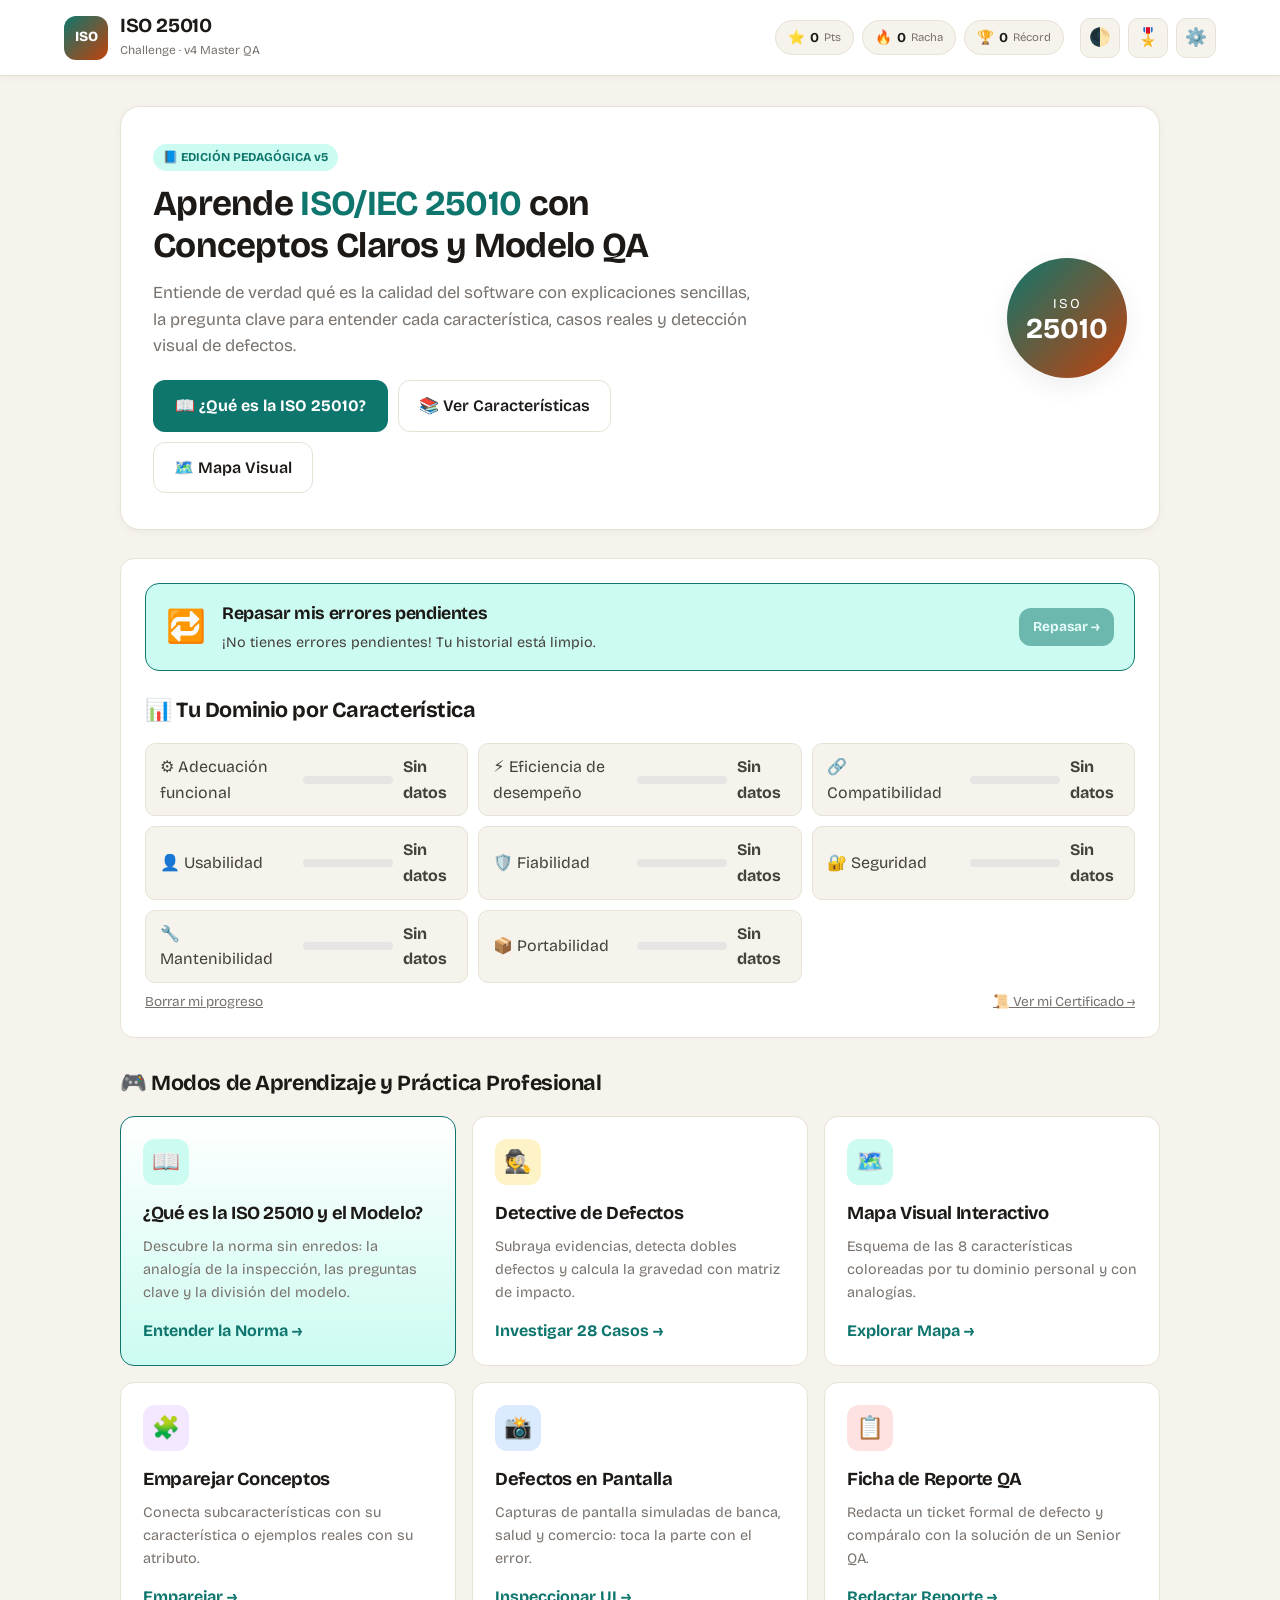
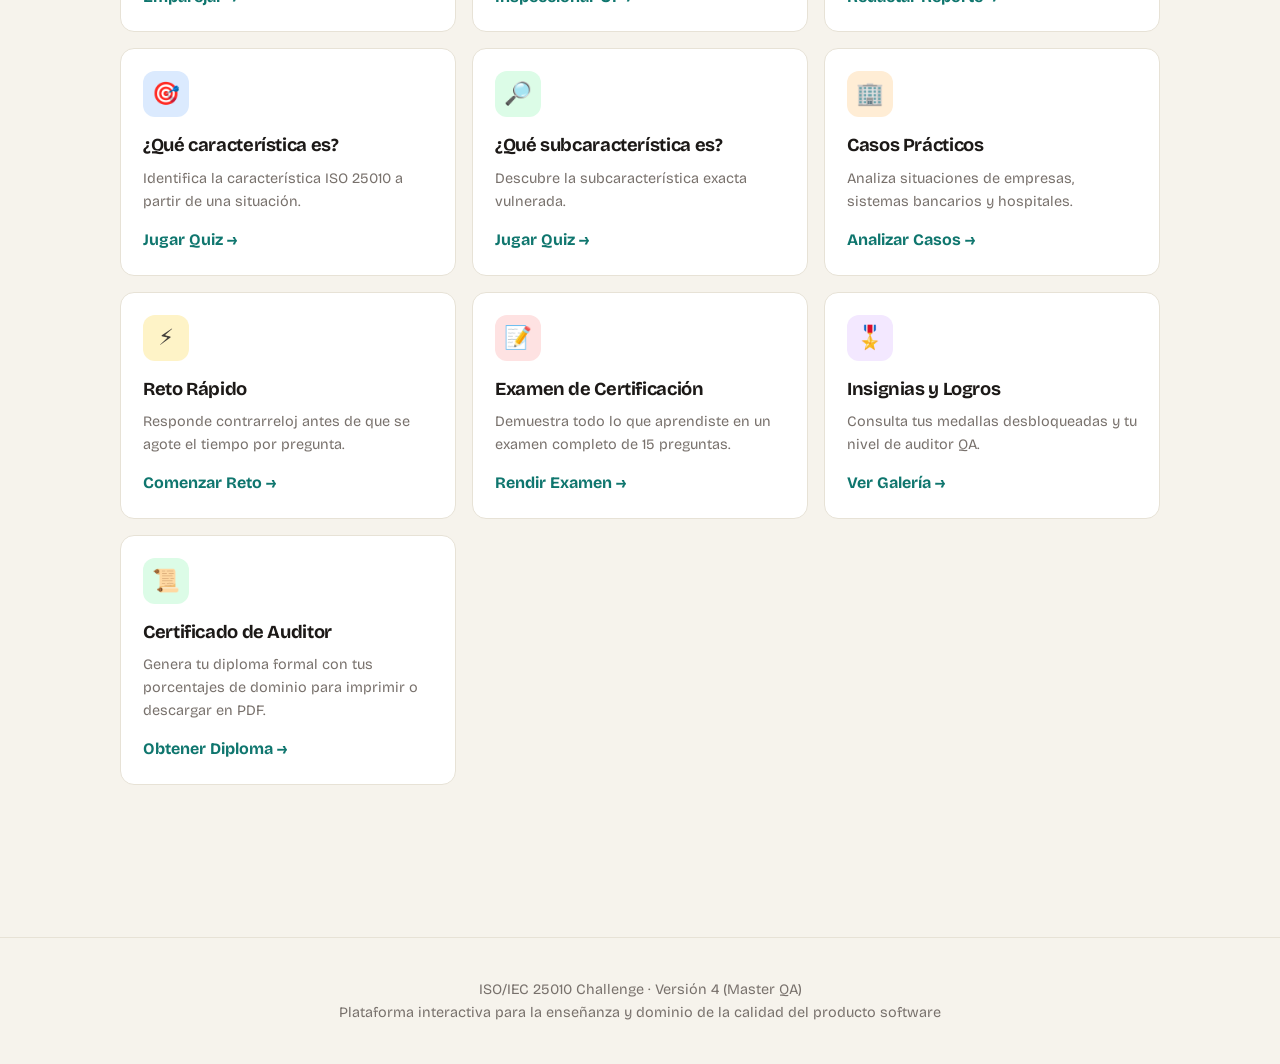
<file: v5/index.html>
<!DOCTYPE html>
<html lang="es">
<head>
  <meta charset="UTF-8">
  <meta name="viewport" content="width=device-width, initial-scale=1.0">
  <title>ISO 25010 Challenge v4 · Master QA Edition</title>
  <link rel="icon" type="image/svg+xml" href="favicon.svg">
  <link href="https://fonts.googleapis.com/css2?family=Bricolage+Grotesque:wght@400;600;700;800&display=swap" rel="stylesheet">
  <link rel="stylesheet" href="style.css">
</head>
<body>

  <!-- ============================= -->
  <!-- HEADER -->
  <!-- ============================= -->
  <header class="header">
    <div class="logo" onclick="showSection('homeScreen')">
      <div class="logo-icon">ISO</div>
      <div>
        <h1>ISO 25010</h1>
        <span>Challenge · v4 Master QA</span>
      </div>
    </div>

    <div class="header-right">
      <div class="player-stats">
        <div class="stat">
          <span>⭐</span>
          <strong id="score">0</strong>
          <small>Pts</small>
        </div>
        <div class="stat">
          <span>🔥</span>
          <strong id="streak">0</strong>
          <small>Racha</small>
        </div>
        <div class="stat">
          <span>🏆</span>
          <strong id="bestScore">0</strong>
          <small>Récord</small>
        </div>
      </div>

      <div class="header-actions">
        <button class="icon-btn" onclick="toggleThemeQuick()" title="Modo Oscuro / Claro">🌓</button>
        <button class="icon-btn" onclick="showSection('badgesScreen')" title="Mis Insignias">🎖️</button>
        <button class="icon-btn" onclick="openSettingsModal()" title="Ajustes del Juego">⚙️</button>
      </div>
    </div>
  </header>

  <!-- ============================= -->
  <!-- CONTENEDOR PRINCIPAL -->
  <!-- ============================= -->
  <main class="container">

    <!-- ============================= -->
    <!-- 1. PANTALLA PRINCIPAL (HOME) -->
    <!-- ============================= -->
    <section id="homeScreen" class="screen active">

      <div class="hero">
        <div class="hero-content">
          <span class="badge">📘 EDICIÓN PEDAGÓGICA v5</span>
          <h2>Aprende <span>ISO/IEC 25010</span> con Conceptos Claros y Modelo QA</h2>
          <p>
            Entiende de verdad qué es la calidad del software con explicaciones sencillas,
            la pregunta clave para entender cada característica, casos reales y detección visual de defectos.
          </p>
          <div style="display:flex; gap:10px; flex-wrap:wrap;">
            <button class="primary-btn" onclick="showSection('modelScreen')">📖 ¿Qué es la ISO 25010?</button>
            <button class="secondary-btn" onclick="showSection('learnScreen')">📚 Ver Características</button>
            <button class="secondary-btn" onclick="showSection('visualMapScreen')">🗺️ Mapa Visual</button>
          </div>
        </div>

        <div class="hero-graphic">
          <div class="iso-circle">
            <span>ISO</span>
            <strong>25010</strong>
          </div>
        </div>
      </div>

      <!-- Panel de progreso dinámico y repaso -->
      <div id="progressPanel"></div>

      <h3 class="section-title">🎮 Modos de Aprendizaje y Práctica Profesional</h3>
      <div class="mode-grid">

        <div class="mode-card featured" onclick="showSection('modelScreen')">
          <div class="mode-icon teal">📖</div>
          <h3>¿Qué es la ISO 25010 y el Modelo?</h3>
          <p>Descubre la norma sin enredos: la analogía de la inspección, las preguntas clave y la división del modelo.</p>
          <button>Entender la Norma →</button>
        </div>

        <div class="mode-card" onclick="startDetective()">
          <div class="mode-icon amber">🕵️</div>
          <h3>Detective de Defectos</h3>
          <p>Subraya evidencias, detecta dobles defectos y calcula la gravedad con matriz de impacto.</p>
          <button>Investigar 28 Casos →</button>
        </div>

        <div class="mode-card" onclick="showSection('visualMapScreen')">
          <div class="mode-icon teal">🗺️</div>
          <h3>Mapa Visual Interactivo</h3>
          <p>Esquema de las 8 características coloreadas por tu dominio personal y con analogías.</p>
          <button>Explorar Mapa →</button>
        </div>

        <div class="mode-card" onclick="startMatchingGame()">
          <div class="mode-icon purple">🧩</div>
          <h3>Emparejar Conceptos</h3>
          <p>Conecta subcaracterísticas con su característica o ejemplos reales con su atributo.</p>
          <button>Emparejar →</button>
        </div>

        <div class="mode-card" onclick="startImageCases()">
          <div class="mode-icon blue">📸</div>
          <h3>Defectos en Pantalla</h3>
          <p>Capturas de pantalla simuladas de banca, salud y comercio: toca la parte con el error.</p>
          <button>Inspeccionar UI →</button>
        </div>

        <div class="mode-card" onclick="startBugReport()">
          <div class="mode-icon red">📋</div>
          <h3>Ficha de Reporte QA</h3>
          <p>Redacta un ticket formal de defecto y compáralo con la solución de un Senior QA.</p>
          <button>Redactar Reporte →</button>
        </div>

        <div class="mode-card" onclick="startGame('characteristic')">
          <div class="mode-icon blue">🎯</div>
          <h3>¿Qué característica es?</h3>
          <p>Identifica la característica ISO 25010 a partir de una situación.</p>
          <button>Jugar Quiz →</button>
        </div>

        <div class="mode-card" onclick="startGame('subcategory')">
          <div class="mode-icon green">🔎</div>
          <h3>¿Qué subcaracterística es?</h3>
          <p>Descubre la subcaracterística exacta vulnerada.</p>
          <button>Jugar Quiz →</button>
        </div>

        <div class="mode-card" onclick="startGame('cases')">
          <div class="mode-icon orange">🏢</div>
          <h3>Casos Prácticos</h3>
          <p>Analiza situaciones de empresas, sistemas bancarios y hospitales.</p>
          <button>Analizar Casos →</button>
        </div>

        <div class="mode-card" onclick="startGame('quick')">
          <div class="mode-icon amber">⚡</div>
          <h3>Reto Rápido</h3>
          <p>Responde contrarreloj antes de que se agote el tiempo por pregunta.</p>
          <button>Comenzar Reto →</button>
        </div>

        <div class="mode-card" onclick="startGame('exam')">
          <div class="mode-icon red">📝</div>
          <h3>Examen de Certificación</h3>
          <p>Demuestra todo lo que aprendiste en un examen completo de 15 preguntas.</p>
          <button>Rendir Examen →</button>
        </div>

        <div class="mode-card" onclick="showSection('badgesScreen')">
          <div class="mode-icon purple">🎖️</div>
          <h3>Insignias y Logros</h3>
          <p>Consulta tus medallas desbloqueadas y tu nivel de auditor QA.</p>
          <button>Ver Galería →</button>
        </div>

        <div class="mode-card" onclick="showSection('certificateScreen')">
          <div class="mode-icon green">📜</div>
          <h3>Certificado de Auditor</h3>
          <p>Genera tu diploma formal con tus porcentajes de dominio para imprimir o descargar en PDF.</p>
          <button>Obtener Diploma →</button>
        </div>

      </div>

    </section>

    <!-- ============================= -->
    <!-- 2. APRENDER (LISTA DE CARACTERÍSTICAS) -->
    <!-- ============================= -->
    <section id="learnScreen" class="screen">
      <div style="display:flex; justify-content:space-between; align-items:center; flex-wrap:wrap; gap:10px; margin-bottom:16px;">
        <button class="back-btn" style="margin:0;" onclick="showSection('homeScreen')">← Volver al Menú</button>
        <button class="secondary-btn sm-btn" onclick="showSection('modelScreen')">📖 Ver Estructura del Modelo ISO</button>
      </div>

      <div class="section-header">
        <span class="badge">📚 MODELO DE CALIDAD</span>
        <h2>Las 8 Características <span>ISO/IEC 25010</span></h2>
        <p>Selecciona una característica para conocer sus fundamentos sin tecnicismos, su analogía y su pregunta clave.</p>
      </div>

      <div id="characteristicsGrid" class="characteristics-grid"></div>
    </section>

    <!-- ============================= -->
    <!-- 3. DETALLE DE CARACTERÍSTICA -->
    <!-- ============================= -->
    <section id="detailScreen" class="screen">
      <button class="back-btn" onclick="showSection('learnScreen')">← Volver a características</button>
      <div id="detailContent"></div>
    </section>

    <!-- ============================= -->
    <!-- 3.1 GUÍA DEL MODELO ISO 25010 -->
    <!-- ============================= -->
    <section id="modelScreen" class="screen">
      <div id="modelContent"></div>
    </section>

    <!-- ============================= -->
    <!-- 4. MAPA VISUAL INTERACTIVO -->
    <!-- ============================= -->
    <section id="visualMapScreen" class="screen">
      <div class="section-header" style="margin-bottom:20px;">
        <span class="badge">🗺️ ESQUEMA GLOBAL</span>
        <h2>Mapa Visual <span>ISO/IEC 25010</span></h2>
        <p>Vista general de las 8 características y 31 subcaracterísticas, coloreadas según tu nivel de dominio.</p>
      </div>
      <div id="visualMapContainer"></div>
    </section>

    <!-- ============================= -->
    <!-- 5. EMPAREJAR (MATCHING) -->
    <!-- ============================= -->
    <section id="matchScreen" class="screen">
      <div id="matchContent"></div>
    </section>

    <!-- ============================= -->
    <!-- 6. DETECTIVE DE DEFECTOS -->
    <!-- ============================= -->
    <section id="detectiveScreen" class="screen">
      <button class="back-btn" onclick="showSection('homeScreen')">← Salir de la Investigación</button>
      <div id="detectiveContent"></div>
    </section>

    <!-- ============================= -->
    <!-- 7. DEFECTOS EN PANTALLA (CASOS CON IMAGEN) -->
    <!-- ============================= -->
    <section id="imageBugScreen" class="screen">
      <div id="imageBugContent"></div>
    </section>

    <!-- ============================= -->
    <!-- 8. FICHA DE REPORTE DE DEFECTO -->
    <!-- ============================= -->
    <section id="bugReportScreen" class="screen">
      <div id="bugReportContent"></div>
    </section>

    <!-- ============================= -->
    <!-- 9. INSIGNIAS Y LOGROS -->
    <!-- ============================= -->
    <section id="badgesScreen" class="screen">
      <div id="badgesContent"></div>
    </section>

    <!-- ============================= -->
    <!-- 10. CERTIFICADO IMPRIMIBLE -->
    <!-- ============================= -->
    <section id="certificateScreen" class="screen">
      <div id="certificateContent"></div>
    </section>

    <!-- ============================= -->
    <!-- 11. PANTALLA DE JUEGO (QUIZ) -->
    <!-- ============================= -->
    <section id="gameScreen" class="screen">
      <div class="game-top">
        <button class="back-btn" onclick="confirmExit()">← Salir</button>
        <div class="game-info">
          <span id="questionCounter">Pregunta 1 / 10</span>
          <div class="lives" id="lives">❤️ ❤️ ❤️</div>
        </div>
      </div>

      <div class="progress-container">
        <div id="progressBar" class="progress-bar"></div>
      </div>

      <div id="timerBox" class="timer-box hidden">
        ⏱️ <span id="timer">20</span>s
      </div>

      <div class="question-card">
        <div class="question-type" id="questionType">PREGUNTA</div>
        <h2 id="questionText">Pregunta</h2>
        <div id="questionDescription" class="question-description"></div>
        <div id="answers" class="answers"></div>
        <div id="feedback" class="feedback hidden"></div>
        <button id="nextBtn" class="primary-btn next-btn hidden" onclick="nextQuestion()">Siguiente →</button>
      </div>
    </section>

    <!-- ============================= -->
    <!-- 12. PANTALLA DE RESULTADOS -->
    <!-- ============================= -->
    <section id="resultScreen" class="screen">
      <div class="result-card">
        <div class="result-icon" id="resultIcon">🏆</div>
        <span class="badge">RESULTADO FINAL</span>
        <h2 id="resultTitle">¡Excelente!</h2>
        <p id="resultMessage">Has completado el desafío.</p>

        <div class="result-score">
          <strong id="finalScore">0</strong>
          <span>puntos</span>
        </div>

        <div class="result-stats">
          <div><strong id="correctAnswers">0</strong><span>Correctas</span></div>
          <div><strong id="wrongAnswers">0</strong><span>Incorrectas</span></div>
          <div><strong id="accuracy">0%</strong><span>Precisión</span></div>
        </div>

        <div class="result-actions">
          <button class="primary-btn" onclick="restartGame()">🔄 Jugar nuevamente</button>
          <button class="secondary-btn" onclick="showSection('homeScreen')">🏠 Menú principal</button>
        </div>
      </div>
    </section>

  </main>

  <!-- ============================= -->
  <!-- MODAL DE AJUSTES -->
  <!-- ============================= -->
  <div id="settingsModal" class="modal-overlay hidden" onclick="closeSettingsModal()">
    <div class="modal-box" onclick="event.stopPropagation()">
      <button class="modal-close" onclick="closeSettingsModal()">✕</button>
      <div class="modal-header">
        <span class="modal-icon">⚙️</span>
        <div>
          <h2>Ajustes del Juego</h2>
          <small>Personaliza tu experiencia de aprendizaje</small>
        </div>
      </div>

      <div style="margin-top:20px;">
        <div class="form-group">
          <label for="setPlayerName">Nombre del estudiante (aparece en tu certificado):</label>
          <input type="text" id="setPlayerName" placeholder="Tu nombre y apellidos">
        </div>

        <div class="form-group">
          <label for="setDifficulty">Nivel de dificultad:</label>
          <select id="setDifficulty">
            <option value="facil">🟢 Fácil (4 vidas, pistas activadas, 30s de tiempo)</option>
            <option value="normal" selected>🟡 Normal (3 vidas, tiempo estándar 20s)</option>
            <option value="dificil">🔴 Difícil (1 vida, sin pistas, 12s de tiempo)</option>
          </select>
        </div>

        <div class="form-group">
          <label for="setTheme">Tema visual:</label>
          <select id="setTheme">
            <option value="light">☀️ Modo Claro</option>
            <option value="dark">🌙 Modo Oscuro</option>
          </select>
        </div>

        <div class="form-group" style="display:flex; align-items:center; gap:10px;">
          <input type="checkbox" id="setSound" style="width:20px; height:20px;">
          <label for="setSound" style="margin:0; cursor:pointer;">🔊 Efectos de sonido activados (Web Audio API)</label>
        </div>

        <div style="display:flex; gap:10px; margin-top:24px;">
          <button class="primary-btn" style="flex-grow:1; justify-content:center;" onclick="saveSettingsModal()">Guardar Ajustes</button>
          <button class="secondary-btn" onclick="closeSettingsModal()">Cancelar</button>
        </div>
      </div>
    </div>
  </div>

  <!-- ============================= -->
  <!-- FOOTER -->
  <!-- ============================= -->
  <footer>
    <p>ISO/IEC 25010 Challenge · Versión 4 (Master QA)</p>
    <span>Plataforma interactiva para la enseñanza y dominio de la calidad del producto software</span>
  </footer>

  <!-- ============================= -->
  <!-- SCRIPTS EN ORDEN DE CARGA -->
  <!-- ============================= -->
  <script src="data.js"></script>
  <script src="store.js"></script>
  <script src="audio.js"></script>
  <script src="detective.js"></script>
  <script src="map-match.js"></script>
  <script src="image-cases.js"></script>
  <script src="bug-report.js"></script>
  <script src="badges-cert.js"></script>
  <script src="script.js"></script>

</body>
</html>
</file>
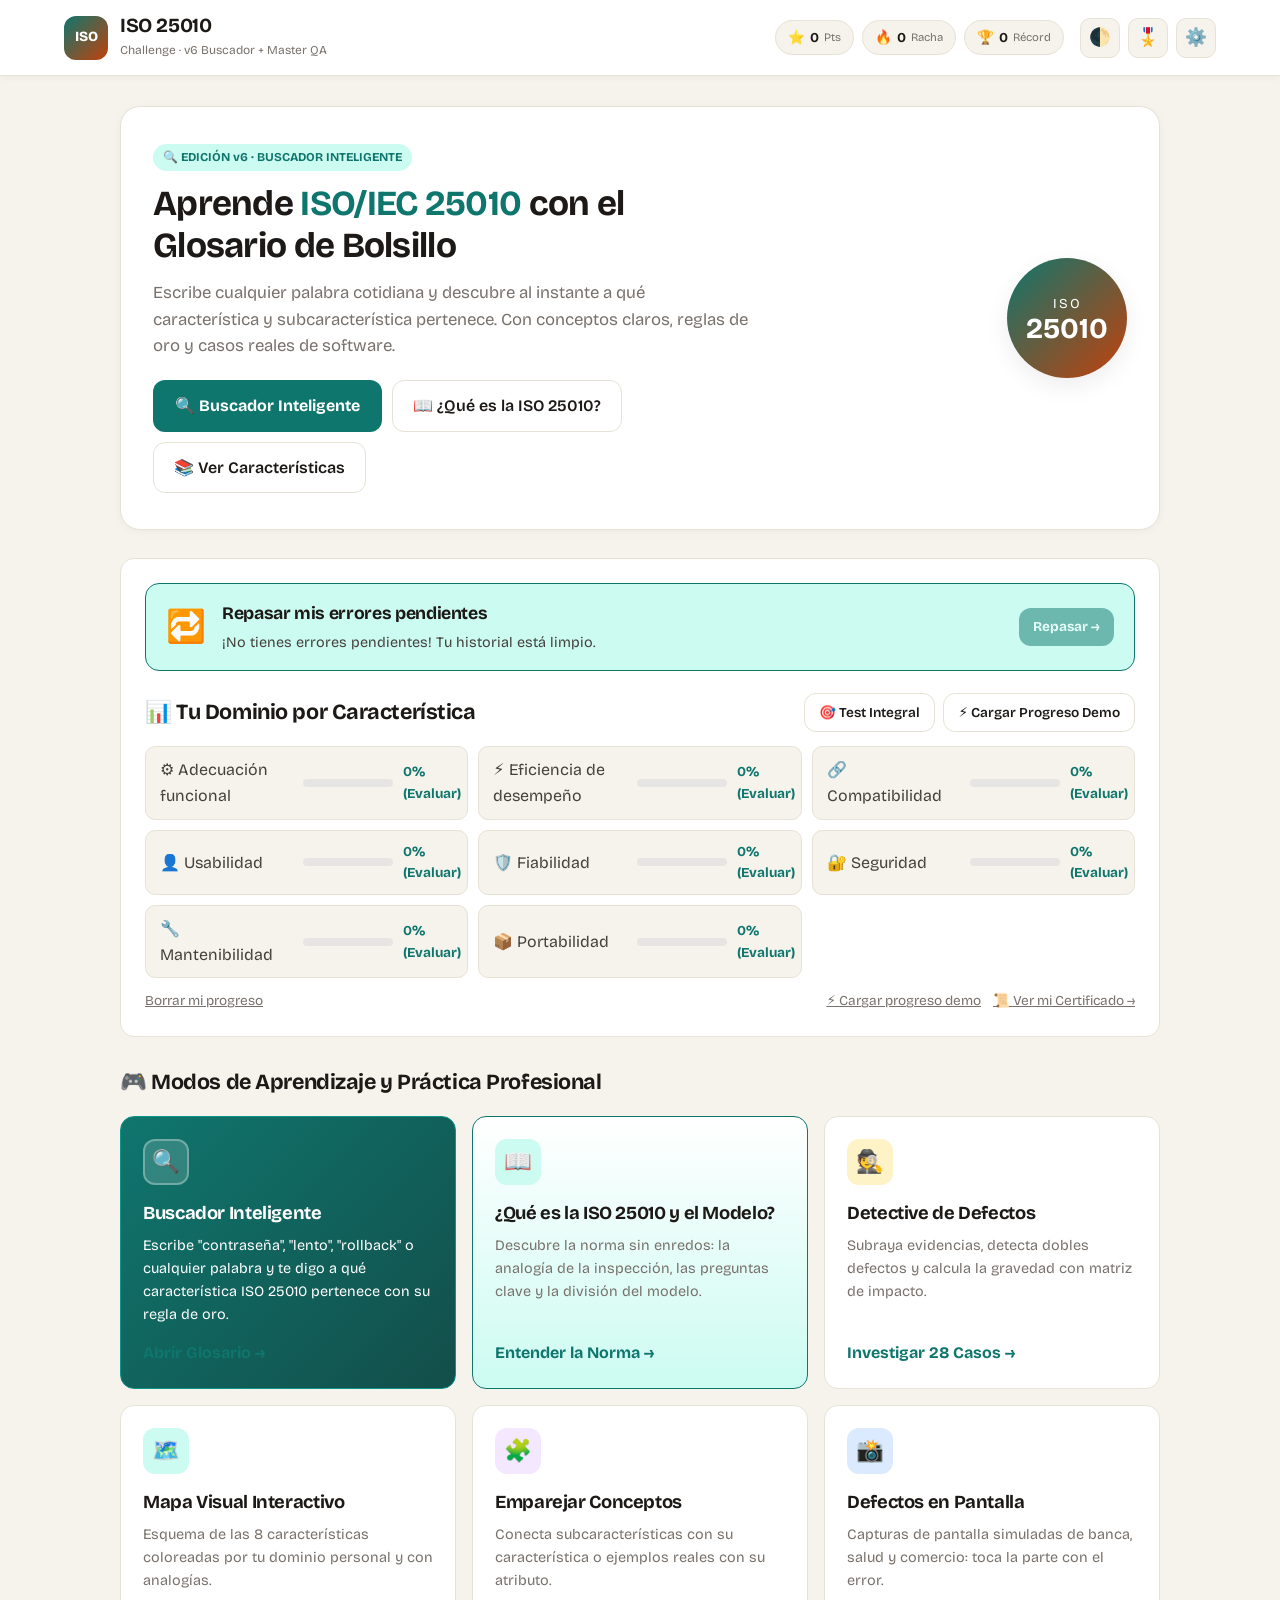
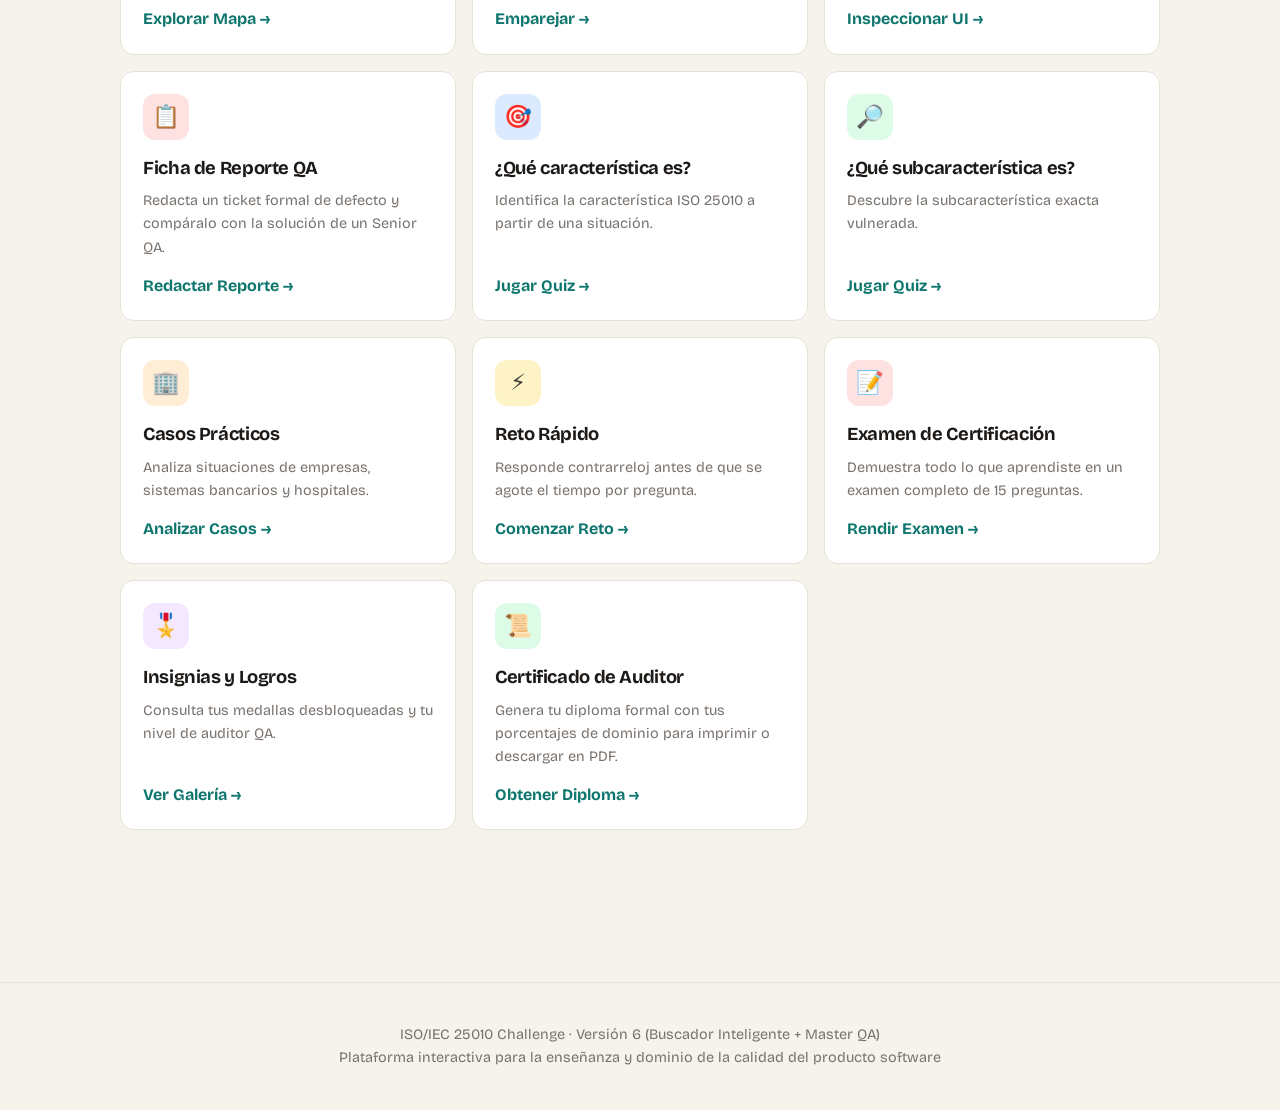
<file: v6/index.html>
<!DOCTYPE html>
<html lang="es">
<head>
  <meta charset="UTF-8">
  <meta name="viewport" content="width=device-width, initial-scale=1.0">
  <title>ISO 25010 Challenge v6 · Buscador Inteligente + Master QA</title>
  <link rel="icon" type="image/svg+xml" href="favicon.svg">
  <link href="https://fonts.googleapis.com/css2?family=Bricolage+Grotesque:wght@400;600;700;800&display=swap" rel="stylesheet">
  <link rel="stylesheet" href="style.css">
</head>
<body>

  <!-- ============================= -->
  <!-- HEADER -->
  <!-- ============================= -->
  <header class="header">
    <div class="logo" onclick="showSection('homeScreen')">
      <div class="logo-icon">ISO</div>
      <div>
        <h1>ISO 25010</h1>
        <span>Challenge · v6 Buscador + Master QA</span>
      </div>
    </div>

    <div class="header-right">
      <div class="player-stats">
        <div class="stat">
          <span>⭐</span>
          <strong id="score">0</strong>
          <small>Pts</small>
        </div>
        <div class="stat">
          <span>🔥</span>
          <strong id="streak">0</strong>
          <small>Racha</small>
        </div>
        <div class="stat">
          <span>🏆</span>
          <strong id="bestScore">0</strong>
          <small>Récord</small>
        </div>
      </div>

      <div class="header-actions">
        <button class="icon-btn" onclick="toggleThemeQuick()" title="Modo Oscuro / Claro">🌓</button>
        <button class="icon-btn" onclick="showSection('badgesScreen')" title="Mis Insignias">🎖️</button>
        <button class="icon-btn" onclick="openSettingsModal()" title="Ajustes del Juego">⚙️</button>
      </div>
    </div>
  </header>

  <!-- ============================= -->
  <!-- CONTENEDOR PRINCIPAL -->
  <!-- ============================= -->
  <main class="container">

    <!-- ============================= -->
    <!-- 1. PANTALLA PRINCIPAL (HOME) -->
    <!-- ============================= -->
    <section id="homeScreen" class="screen active">

      <div class="hero">
        <div class="hero-content">
          <span class="badge">🔍 EDICIÓN v6 · BUSCADOR INTELIGENTE</span>
          <h2>Aprende <span>ISO/IEC 25010</span> con el Glosario de Bolsillo</h2>
          <p>
            Escribe cualquier palabra cotidiana y descubre al instante a qué característica y subcaracterística
            pertenece. Con conceptos claros, reglas de oro y casos reales de software.
          </p>
          <div style="display:flex; gap:10px; flex-wrap:wrap;">
            <button class="primary-btn" onclick="showSection('glossaryScreen'); SoundFX.navigate();">🔍 Buscador Inteligente</button>
            <button class="secondary-btn" onclick="showSection('modelScreen')">📖 ¿Qué es la ISO 25010?</button>
            <button class="secondary-btn" onclick="showSection('learnScreen')">📚 Ver Características</button>
          </div>
        </div>

        <div class="hero-graphic">
          <div class="iso-circle">
            <span>ISO</span>
            <strong>25010</strong>
          </div>
        </div>
      </div>

      <!-- Panel de progreso dinámico y repaso -->
      <div id="progressPanel"></div>

      <h3 class="section-title">🎮 Modos de Aprendizaje y Práctica Profesional</h3>
      <div class="mode-grid">

        <div class="mode-card featured glossary-card-home" onclick="showSection('glossaryScreen'); SoundFX.navigate();">
          <div class="mode-icon search-icon">🔍</div>
          <h3>Buscador Inteligente</h3>
          <p>Escribe "contraseña", "lento", "rollback" o cualquier palabra y te digo a qué característica ISO 25010 pertenece con su regla de oro.</p>
          <button>Abrir Glosario →</button>
        </div>

        <div class="mode-card featured" onclick="showSection('modelScreen')">
          <div class="mode-icon teal">📖</div>
          <h3>¿Qué es la ISO 25010 y el Modelo?</h3>
          <p>Descubre la norma sin enredos: la analogía de la inspección, las preguntas clave y la división del modelo.</p>
          <button>Entender la Norma →</button>
        </div>

        <div class="mode-card" onclick="startDetective()">
          <div class="mode-icon amber">🕵️</div>
          <h3>Detective de Defectos</h3>
          <p>Subraya evidencias, detecta dobles defectos y calcula la gravedad con matriz de impacto.</p>
          <button>Investigar 28 Casos →</button>
        </div>

        <div class="mode-card" onclick="showSection('visualMapScreen')">
          <div class="mode-icon teal">🗺️</div>
          <h3>Mapa Visual Interactivo</h3>
          <p>Esquema de las 8 características coloreadas por tu dominio personal y con analogías.</p>
          <button>Explorar Mapa →</button>
        </div>

        <div class="mode-card" onclick="startMatchingGame()">
          <div class="mode-icon purple">🧩</div>
          <h3>Emparejar Conceptos</h3>
          <p>Conecta subcaracterísticas con su característica o ejemplos reales con su atributo.</p>
          <button>Emparejar →</button>
        </div>

        <div class="mode-card" onclick="startImageCases()">
          <div class="mode-icon blue">📸</div>
          <h3>Defectos en Pantalla</h3>
          <p>Capturas de pantalla simuladas de banca, salud y comercio: toca la parte con el error.</p>
          <button>Inspeccionar UI →</button>
        </div>

        <div class="mode-card" onclick="startBugReport()">
          <div class="mode-icon red">📋</div>
          <h3>Ficha de Reporte QA</h3>
          <p>Redacta un ticket formal de defecto y compáralo con la solución de un Senior QA.</p>
          <button>Redactar Reporte →</button>
        </div>

        <div class="mode-card" onclick="startGame('characteristic')">
          <div class="mode-icon blue">🎯</div>
          <h3>¿Qué característica es?</h3>
          <p>Identifica la característica ISO 25010 a partir de una situación.</p>
          <button>Jugar Quiz →</button>
        </div>

        <div class="mode-card" onclick="startGame('subcategory')">
          <div class="mode-icon green">🔎</div>
          <h3>¿Qué subcaracterística es?</h3>
          <p>Descubre la subcaracterística exacta vulnerada.</p>
          <button>Jugar Quiz →</button>
        </div>

        <div class="mode-card" onclick="startGame('cases')">
          <div class="mode-icon orange">🏢</div>
          <h3>Casos Prácticos</h3>
          <p>Analiza situaciones de empresas, sistemas bancarios y hospitales.</p>
          <button>Analizar Casos →</button>
        </div>

        <div class="mode-card" onclick="startGame('quick')">
          <div class="mode-icon amber">⚡</div>
          <h3>Reto Rápido</h3>
          <p>Responde contrarreloj antes de que se agote el tiempo por pregunta.</p>
          <button>Comenzar Reto →</button>
        </div>

        <div class="mode-card" onclick="startGame('exam')">
          <div class="mode-icon red">📝</div>
          <h3>Examen de Certificación</h3>
          <p>Demuestra todo lo que aprendiste en un examen completo de 15 preguntas.</p>
          <button>Rendir Examen →</button>
        </div>

        <div class="mode-card" onclick="showSection('badgesScreen')">
          <div class="mode-icon purple">🎖️</div>
          <h3>Insignias y Logros</h3>
          <p>Consulta tus medallas desbloqueadas y tu nivel de auditor QA.</p>
          <button>Ver Galería →</button>
        </div>

        <div class="mode-card" onclick="showSection('certificateScreen')">
          <div class="mode-icon green">📜</div>
          <h3>Certificado de Auditor</h3>
          <p>Genera tu diploma formal con tus porcentajes de dominio para imprimir o descargar en PDF.</p>
          <button>Obtener Diploma →</button>
        </div>

      </div>

    </section>

    <!-- ============================= -->
    <!-- 2. APRENDER (LISTA DE CARACTERÍSTICAS) -->
    <!-- ============================= -->
    <section id="learnScreen" class="screen">
      <div style="display:flex; justify-content:space-between; align-items:center; flex-wrap:wrap; gap:10px; margin-bottom:16px;">
        <button class="back-btn" style="margin:0;" onclick="showSection('homeScreen')">← Volver al Menú</button>
        <button class="secondary-btn sm-btn" onclick="showSection('modelScreen')">📖 Ver Estructura del Modelo ISO</button>
      </div>

      <div class="section-header">
        <span class="badge">📚 MODELO DE CALIDAD</span>
        <h2>Las 8 Características <span>ISO/IEC 25010</span></h2>
        <p>Selecciona una característica para conocer sus fundamentos sin tecnicismos, su analogía y su pregunta clave.</p>
      </div>

      <div id="characteristicsGrid" class="characteristics-grid"></div>
    </section>

    <!-- ============================= -->
    <!-- 3. DETALLE DE CARACTERÍSTICA -->
    <!-- ============================= -->
    <section id="detailScreen" class="screen">
      <button class="back-btn" onclick="showSection('learnScreen')">← Volver a características</button>
      <div id="detailContent"></div>
    </section>

    <!-- ============================= -->
    <!-- 3.1 GUÍA DEL MODELO ISO 25010 -->
    <!-- ============================= -->
    <section id="modelScreen" class="screen">
      <div id="modelContent"></div>
    </section>

    <!-- ============================= -->
    <!-- 4. MAPA VISUAL INTERACTIVO -->
    <!-- ============================= -->
    <section id="visualMapScreen" class="screen">
      <div class="section-header" style="margin-bottom:20px;">
        <span class="badge">🗺️ ESQUEMA GLOBAL</span>
        <h2>Mapa Visual <span>ISO/IEC 25010</span></h2>
        <p>Vista general de las 8 características y 31 subcaracterísticas, coloreadas según tu nivel de dominio.</p>
      </div>
      <div id="visualMapContainer"></div>
    </section>

    <!-- ============================= -->
    <!-- 5. EMPAREJAR (MATCHING) -->
    <!-- ============================= -->
    <section id="matchScreen" class="screen">
      <div id="matchContent"></div>
    </section>

    <!-- ============================= -->
    <!-- 6. DETECTIVE DE DEFECTOS -->
    <!-- ============================= -->
    <section id="detectiveScreen" class="screen">
      <button class="back-btn" onclick="showSection('homeScreen')">← Salir de la Investigación</button>
      <div id="detectiveContent"></div>
    </section>

    <!-- ============================= -->
    <!-- 7. DEFECTOS EN PANTALLA (CASOS CON IMAGEN) -->
    <!-- ============================= -->
    <section id="imageBugScreen" class="screen">
      <div id="imageBugContent"></div>
    </section>

    <!-- ============================= -->
    <!-- 8. FICHA DE REPORTE DE DEFECTO -->
    <!-- ============================= -->
    <section id="bugReportScreen" class="screen">
      <div id="bugReportContent"></div>
    </section>

    <!-- ============================= -->
    <!-- 9. INSIGNIAS Y LOGROS -->
    <!-- ============================= -->
    <section id="badgesScreen" class="screen">
      <div id="badgesContent"></div>
    </section>

    <!-- ============================= -->
    <!-- 10. CERTIFICADO IMPRIMIBLE -->
    <!-- ============================= -->
    <section id="certificateScreen" class="screen">
      <div id="certificateContent"></div>
    </section>

    <!-- ============================= -->
    <!-- 11. PANTALLA DE JUEGO (QUIZ) -->
    <!-- ============================= -->
    <section id="gameScreen" class="screen">
      <div class="game-top">
        <button class="back-btn" onclick="confirmExit()">← Salir</button>
        <div class="game-info">
          <span id="questionCounter">Pregunta 1 / 10</span>
          <div class="lives" id="lives">❤️ ❤️ ❤️</div>
        </div>
      </div>

      <div class="progress-container">
        <div id="progressBar" class="progress-bar"></div>
      </div>

      <div id="timerBox" class="timer-box hidden">
        ⏱️ <span id="timer">20</span>s
      </div>

      <div class="question-card">
        <div class="question-type" id="questionType">PREGUNTA</div>
        <h2 id="questionText">Pregunta</h2>
        <div id="questionDescription" class="question-description"></div>
        <div id="answers" class="answers"></div>
        <div id="feedback" class="feedback hidden"></div>
        <button id="nextBtn" class="primary-btn next-btn hidden" onclick="nextQuestion()">Siguiente →</button>
      </div>
    </section>

    <!-- ============================= -->
    <!-- 12. PANTALLA DE RESULTADOS -->
    <!-- ============================= -->
    <section id="resultScreen" class="screen">
      <div class="result-card">
        <div class="result-icon" id="resultIcon">🏆</div>
        <span class="badge">RESULTADO FINAL</span>
        <h2 id="resultTitle">¡Excelente!</h2>
        <p id="resultMessage">Has completado el desafío.</p>

        <div class="result-score">
          <strong id="finalScore">0</strong>
          <span>puntos</span>
        </div>

        <div class="result-stats">
          <div><strong id="correctAnswers">0</strong><span>Correctas</span></div>
          <div><strong id="wrongAnswers">0</strong><span>Incorrectas</span></div>
          <div><strong id="accuracy">0%</strong><span>Precisión</span></div>
        </div>

        <div class="result-actions">
          <button class="primary-btn" onclick="restartGame()">🔄 Jugar nuevamente</button>
          <button class="secondary-btn" onclick="showSection('homeScreen')">🏠 Menú principal</button>
        </div>
      </div>
    </section>

    <!-- ============================= -->
    <!-- 13. BUSCADOR INTELIGENTE / GLOSARIO DE BOLSILLO -->
    <!-- ============================= -->
    <section id="glossaryScreen" class="screen">
      <div id="glossaryContent"></div>
    </section>

  </main>

  <!-- ============================= -->
  <!-- NUEVA: PANTALLA BUSCADOR / GLOSARIO DE BOLSILLO -->
  <!-- ============================= -->
  <!-- NOTA: Esta pantalla está FUERA del <main> para poder tener su propio scroll y layout full-width -->
  <!-- Mejor dentro del main: movemos arriba antes de </main> -->

  <!-- ============================= -->
  <!-- MODAL DE AJUSTES -->
  <!-- ============================= -->
  <div id="settingsModal" class="modal-overlay hidden" onclick="closeSettingsModal()">
    <div class="modal-box" onclick="event.stopPropagation()">
      <button class="modal-close" onclick="closeSettingsModal()">✕</button>
      <div class="modal-header">
        <span class="modal-icon">⚙️</span>
        <div>
          <h2>Ajustes del Juego</h2>
          <small>Personaliza tu experiencia de aprendizaje</small>
        </div>
      </div>

      <div style="margin-top:20px;">
        <div class="form-group">
          <label for="setPlayerName">Nombre del estudiante (aparece en tu certificado):</label>
          <input type="text" id="setPlayerName" placeholder="Tu nombre y apellidos">
        </div>

        <div class="form-group">
          <label for="setDifficulty">Nivel de dificultad:</label>
          <select id="setDifficulty">
            <option value="facil">🟢 Fácil (4 vidas, pistas activadas, 30s de tiempo)</option>
            <option value="normal" selected>🟡 Normal (3 vidas, tiempo estándar 20s)</option>
            <option value="dificil">🔴 Difícil (1 vida, sin pistas, 12s de tiempo)</option>
          </select>
        </div>

        <div class="form-group">
          <label for="setTheme">Tema visual:</label>
          <select id="setTheme">
            <option value="light">☀️ Modo Claro</option>
            <option value="dark">🌙 Modo Oscuro</option>
          </select>
        </div>

        <div class="form-group" style="display:flex; align-items:center; gap:10px;">
          <input type="checkbox" id="setSound" style="width:20px; height:20px;">
          <label for="setSound" style="margin:0; cursor:pointer;">🔊 Efectos de sonido activados (Web Audio API)</label>
        </div>

        <div style="display:flex; gap:10px; margin-top:24px;">
          <button class="primary-btn" style="flex-grow:1; justify-content:center;" onclick="saveSettingsModal()">Guardar Ajustes</button>
          <button class="secondary-btn" onclick="closeSettingsModal()">Cancelar</button>
        </div>
      </div>
    </div>
  </div>

  <!-- ============================= -->
  <!-- FOOTER -->
  <!-- ============================= -->
  <footer>
    <p>ISO/IEC 25010 Challenge · Versión 6 (Buscador Inteligente + Master QA)</p>
    <span>Plataforma interactiva para la enseñanza y dominio de la calidad del producto software</span>
  </footer>

  <!-- ============================= -->
  <!-- SCRIPTS EN ORDEN DE CARGA -->
  <!-- ============================= -->
  <script src="data.js"></script>
  <script src="store.js"></script>
  <script src="audio.js"></script>
  <script src="glossary.js"></script>
  <script src="detective.js"></script>
  <script src="map-match.js"></script>
  <script src="image-cases.js"></script>
  <script src="bug-report.js"></script>
  <script src="badges-cert.js"></script>
  <script src="script.js"></script>

</body>
</html>
</file>
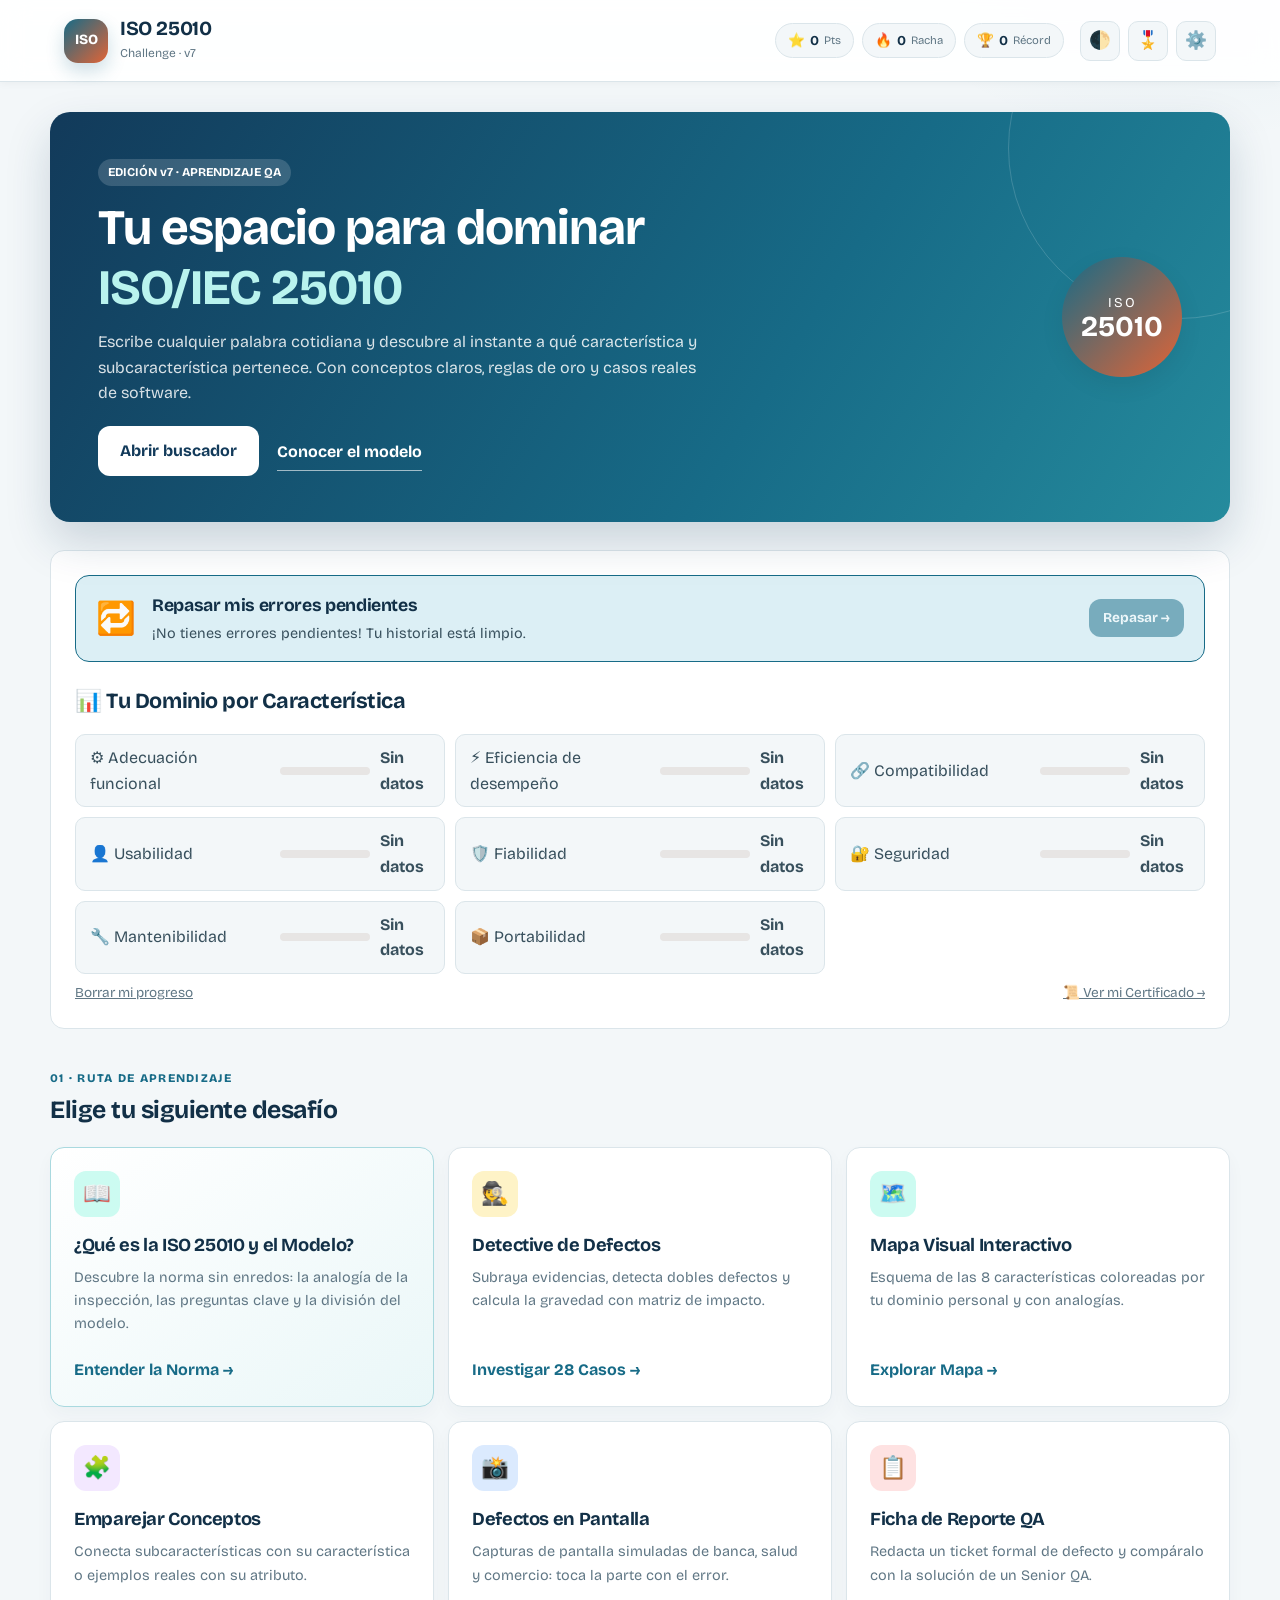
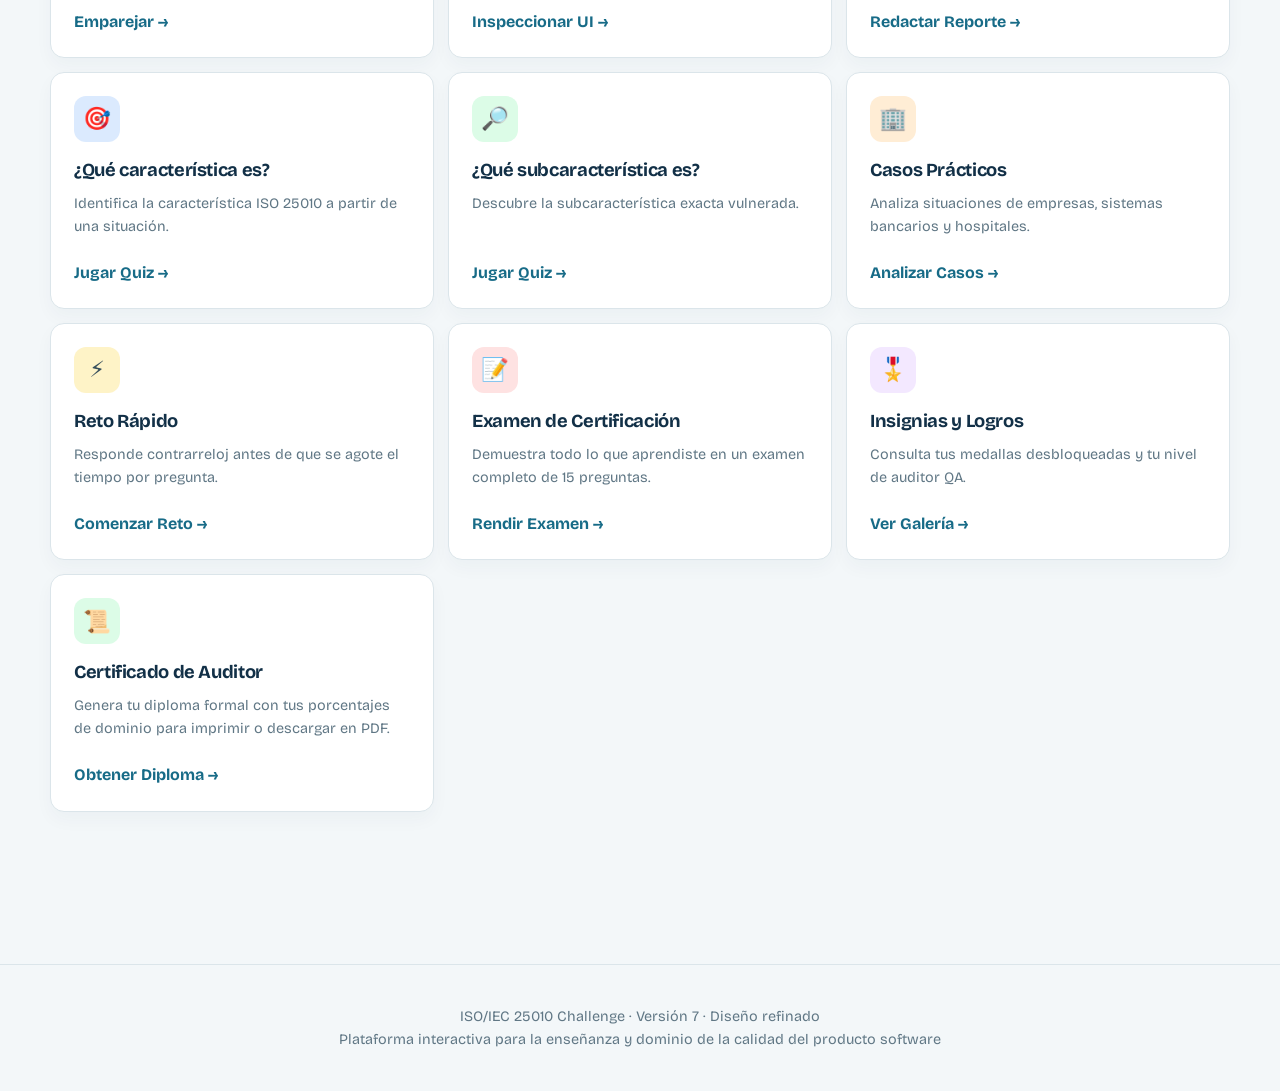
<file: v7/index.html>
<!DOCTYPE html>
<html lang="es">
<head>
  <meta charset="UTF-8">
  <meta name="viewport" content="width=device-width, initial-scale=1.0">
  <title>ISO 25010 Challenge v7 · Diseño refinado</title>
  <link rel="icon" type="image/svg+xml" href="favicon.svg">
  <link href="https://fonts.googleapis.com/css2?family=Bricolage+Grotesque:wght@400;600;700;800&display=swap" rel="stylesheet">
  <link rel="stylesheet" href="style.css">
</head>
<body>

  <!-- ============================= -->
  <!-- HEADER -->
  <!-- ============================= -->
  <header class="header">
    <div class="logo" onclick="showSection('homeScreen')">
      <div class="logo-icon">ISO</div>
      <div>
        <h1>ISO 25010</h1>
        <span>Challenge · v7</span>
      </div>
    </div>

    <div class="header-right">
      <div class="player-stats">
        <div class="stat">
          <span>⭐</span>
          <strong id="score">0</strong>
          <small>Pts</small>
        </div>
        <div class="stat">
          <span>🔥</span>
          <strong id="streak">0</strong>
          <small>Racha</small>
        </div>
        <div class="stat">
          <span>🏆</span>
          <strong id="bestScore">0</strong>
          <small>Récord</small>
        </div>
      </div>

      <div class="header-actions">
        <button class="icon-btn" onclick="toggleThemeQuick()" title="Modo Oscuro / Claro">🌓</button>
        <button class="icon-btn" onclick="showSection('badgesScreen')" title="Mis Insignias">🎖️</button>
        <button class="icon-btn" onclick="openSettingsModal()" title="Ajustes del Juego">⚙️</button>
      </div>
    </div>
  </header>

  <!-- ============================= -->
  <!-- CONTENEDOR PRINCIPAL -->
  <!-- ============================= -->
  <main class="container">

    <!-- ============================= -->
    <!-- 1. PANTALLA PRINCIPAL (HOME) -->
    <!-- ============================= -->
    <section id="homeScreen" class="screen active">

      <div class="hero">
        <div class="hero-content">
          <span class="badge">EDICIÓN v7 · APRENDIZAJE QA</span>
          <h2>Tu espacio para dominar <span>ISO/IEC 25010</span></h2>
          <p>
            Escribe cualquier palabra cotidiana y descubre al instante a qué característica y subcaracterística
            pertenece. Con conceptos claros, reglas de oro y casos reales de software.
          </p>
          <div class="hero-actions">
            <button class="primary-btn" onclick="showSection('glossaryScreen'); SoundFX.navigate();">Abrir buscador</button>
            <button class="text-action" onclick="showSection('modelScreen')">Conocer el modelo</button>
          </div>
        </div>

        <div class="hero-graphic">
          <div class="iso-circle">
            <span>ISO</span>
            <strong>25010</strong>
          </div>
        </div>
      </div>

      <!-- Panel de progreso dinámico y repaso -->
      <div id="progressPanel"></div>

      <div class="home-section-heading">
        <span>01 · RUTA DE APRENDIZAJE</span>
        <h3>Elige tu siguiente desafío</h3>
      </div>
      <div class="mode-grid">

        <div class="mode-card featured" onclick="showSection('modelScreen')">
          <div class="mode-icon teal">📖</div>
          <h3>¿Qué es la ISO 25010 y el Modelo?</h3>
          <p>Descubre la norma sin enredos: la analogía de la inspección, las preguntas clave y la división del modelo.</p>
          <button>Entender la Norma →</button>
        </div>

        <div class="mode-card" onclick="startDetective()">
          <div class="mode-icon amber">🕵️</div>
          <h3>Detective de Defectos</h3>
          <p>Subraya evidencias, detecta dobles defectos y calcula la gravedad con matriz de impacto.</p>
          <button>Investigar 28 Casos →</button>
        </div>

        <div class="mode-card" onclick="showSection('visualMapScreen')">
          <div class="mode-icon teal">🗺️</div>
          <h3>Mapa Visual Interactivo</h3>
          <p>Esquema de las 8 características coloreadas por tu dominio personal y con analogías.</p>
          <button>Explorar Mapa →</button>
        </div>

        <div class="mode-card" onclick="startMatchingGame()">
          <div class="mode-icon purple">🧩</div>
          <h3>Emparejar Conceptos</h3>
          <p>Conecta subcaracterísticas con su característica o ejemplos reales con su atributo.</p>
          <button>Emparejar →</button>
        </div>

        <div class="mode-card" onclick="startImageCases()">
          <div class="mode-icon blue">📸</div>
          <h3>Defectos en Pantalla</h3>
          <p>Capturas de pantalla simuladas de banca, salud y comercio: toca la parte con el error.</p>
          <button>Inspeccionar UI →</button>
        </div>

        <div class="mode-card" onclick="startBugReport()">
          <div class="mode-icon red">📋</div>
          <h3>Ficha de Reporte QA</h3>
          <p>Redacta un ticket formal de defecto y compáralo con la solución de un Senior QA.</p>
          <button>Redactar Reporte →</button>
        </div>

        <div class="mode-card" onclick="startGame('characteristic')">
          <div class="mode-icon blue">🎯</div>
          <h3>¿Qué característica es?</h3>
          <p>Identifica la característica ISO 25010 a partir de una situación.</p>
          <button>Jugar Quiz →</button>
        </div>

        <div class="mode-card" onclick="startGame('subcategory')">
          <div class="mode-icon green">🔎</div>
          <h3>¿Qué subcaracterística es?</h3>
          <p>Descubre la subcaracterística exacta vulnerada.</p>
          <button>Jugar Quiz →</button>
        </div>

        <div class="mode-card" onclick="startGame('cases')">
          <div class="mode-icon orange">🏢</div>
          <h3>Casos Prácticos</h3>
          <p>Analiza situaciones de empresas, sistemas bancarios y hospitales.</p>
          <button>Analizar Casos →</button>
        </div>

        <div class="mode-card" onclick="startGame('quick')">
          <div class="mode-icon amber">⚡</div>
          <h3>Reto Rápido</h3>
          <p>Responde contrarreloj antes de que se agote el tiempo por pregunta.</p>
          <button>Comenzar Reto →</button>
        </div>

        <div class="mode-card" onclick="startGame('exam')">
          <div class="mode-icon red">📝</div>
          <h3>Examen de Certificación</h3>
          <p>Demuestra todo lo que aprendiste en un examen completo de 15 preguntas.</p>
          <button>Rendir Examen →</button>
        </div>

        <div class="mode-card" onclick="showSection('badgesScreen')">
          <div class="mode-icon purple">🎖️</div>
          <h3>Insignias y Logros</h3>
          <p>Consulta tus medallas desbloqueadas y tu nivel de auditor QA.</p>
          <button>Ver Galería →</button>
        </div>

        <div class="mode-card" onclick="showSection('certificateScreen')">
          <div class="mode-icon green">📜</div>
          <h3>Certificado de Auditor</h3>
          <p>Genera tu diploma formal con tus porcentajes de dominio para imprimir o descargar en PDF.</p>
          <button>Obtener Diploma →</button>
        </div>

      </div>

    </section>

    <!-- ============================= -->
    <!-- 2. APRENDER (LISTA DE CARACTERÍSTICAS) -->
    <!-- ============================= -->
    <section id="learnScreen" class="screen">
      <div style="display:flex; justify-content:space-between; align-items:center; flex-wrap:wrap; gap:10px; margin-bottom:16px;">
        <button class="back-btn" style="margin:0;" onclick="showSection('homeScreen')">← Volver al Menú</button>
        <button class="secondary-btn sm-btn" onclick="showSection('modelScreen')">📖 Ver Estructura del Modelo ISO</button>
      </div>

      <div class="section-header">
        <span class="badge">📚 MODELO DE CALIDAD</span>
        <h2>Las 8 Características <span>ISO/IEC 25010</span></h2>
        <p>Selecciona una característica para conocer sus fundamentos sin tecnicismos, su analogía y su pregunta clave.</p>
      </div>

      <div id="characteristicsGrid" class="characteristics-grid"></div>
    </section>

    <!-- ============================= -->
    <!-- 3. DETALLE DE CARACTERÍSTICA -->
    <!-- ============================= -->
    <section id="detailScreen" class="screen">
      <button class="back-btn" onclick="showSection('learnScreen')">← Volver a características</button>
      <div id="detailContent"></div>
    </section>

    <!-- ============================= -->
    <!-- 3.1 GUÍA DEL MODELO ISO 25010 -->
    <!-- ============================= -->
    <section id="modelScreen" class="screen">
      <div id="modelContent"></div>
    </section>

    <!-- ============================= -->
    <!-- 4. MAPA VISUAL INTERACTIVO -->
    <!-- ============================= -->
    <section id="visualMapScreen" class="screen">
      <div class="section-header" style="margin-bottom:20px;">
        <span class="badge">🗺️ ESQUEMA GLOBAL</span>
        <h2>Mapa Visual <span>ISO/IEC 25010</span></h2>
        <p>Vista general de las 8 características y 31 subcaracterísticas, coloreadas según tu nivel de dominio.</p>
      </div>
      <div id="visualMapContainer"></div>
    </section>

    <!-- ============================= -->
    <!-- 5. EMPAREJAR (MATCHING) -->
    <!-- ============================= -->
    <section id="matchScreen" class="screen">
      <div id="matchContent"></div>
    </section>

    <!-- ============================= -->
    <!-- 6. DETECTIVE DE DEFECTOS -->
    <!-- ============================= -->
    <section id="detectiveScreen" class="screen">
      <button class="back-btn" onclick="showSection('homeScreen')">← Salir de la Investigación</button>
      <div id="detectiveContent"></div>
    </section>

    <!-- ============================= -->
    <!-- 7. DEFECTOS EN PANTALLA (CASOS CON IMAGEN) -->
    <!-- ============================= -->
    <section id="imageBugScreen" class="screen">
      <div id="imageBugContent"></div>
    </section>

    <!-- ============================= -->
    <!-- 8. FICHA DE REPORTE DE DEFECTO -->
    <!-- ============================= -->
    <section id="bugReportScreen" class="screen">
      <div id="bugReportContent"></div>
    </section>

    <!-- ============================= -->
    <!-- 9. INSIGNIAS Y LOGROS -->
    <!-- ============================= -->
    <section id="badgesScreen" class="screen">
      <div id="badgesContent"></div>
    </section>

    <!-- ============================= -->
    <!-- 10. CERTIFICADO IMPRIMIBLE -->
    <!-- ============================= -->
    <section id="certificateScreen" class="screen">
      <div id="certificateContent"></div>
    </section>

    <!-- ============================= -->
    <!-- 11. PANTALLA DE JUEGO (QUIZ) -->
    <!-- ============================= -->
    <section id="gameScreen" class="screen">
      <div class="game-top">
        <button class="back-btn" onclick="confirmExit()">← Salir</button>
        <div class="game-info">
          <span id="questionCounter">Pregunta 1 / 10</span>
          <div class="lives" id="lives">❤️ ❤️ ❤️</div>
        </div>
      </div>

      <div class="progress-container">
        <div id="progressBar" class="progress-bar"></div>
      </div>

      <div id="timerBox" class="timer-box hidden">
        ⏱️ <span id="timer">20</span>s
      </div>

      <div class="question-card">
        <div class="question-type" id="questionType">PREGUNTA</div>
        <h2 id="questionText">Pregunta</h2>
        <div id="questionDescription" class="question-description"></div>
        <div id="answers" class="answers"></div>
        <div id="feedback" class="feedback hidden"></div>
        <button id="nextBtn" class="primary-btn next-btn hidden" onclick="nextQuestion()">Siguiente →</button>
      </div>
    </section>

    <!-- ============================= -->
    <!-- 12. PANTALLA DE RESULTADOS -->
    <!-- ============================= -->
    <section id="resultScreen" class="screen">
      <div class="result-card">
        <div class="result-icon" id="resultIcon">🏆</div>
        <span class="badge">RESULTADO FINAL</span>
        <h2 id="resultTitle">¡Excelente!</h2>
        <p id="resultMessage">Has completado el desafío.</p>

        <div class="result-score">
          <strong id="finalScore">0</strong>
          <span>puntos</span>
        </div>

        <div class="result-stats">
          <div><strong id="correctAnswers">0</strong><span>Correctas</span></div>
          <div><strong id="wrongAnswers">0</strong><span>Incorrectas</span></div>
          <div><strong id="accuracy">0%</strong><span>Precisión</span></div>
        </div>

        <div class="result-actions">
          <button class="primary-btn" onclick="restartGame()">🔄 Jugar nuevamente</button>
          <button class="secondary-btn" onclick="showSection('homeScreen')">🏠 Menú principal</button>
        </div>
      </div>
    </section>

    <!-- ============================= -->
    <!-- 13. BUSCADOR INTELIGENTE / GLOSARIO DE BOLSILLO -->
    <!-- ============================= -->
    <section id="glossaryScreen" class="screen">
      <div id="glossaryContent"></div>
    </section>

  </main>

  <!-- ============================= -->
  <!-- NUEVA: PANTALLA BUSCADOR / GLOSARIO DE BOLSILLO -->
  <!-- ============================= -->
  <!-- NOTA: Esta pantalla está FUERA del <main> para poder tener su propio scroll y layout full-width -->
  <!-- Mejor dentro del main: movemos arriba antes de </main> -->

  <!-- ============================= -->
  <!-- MODAL DE AJUSTES -->
  <!-- ============================= -->
  <div id="settingsModal" class="modal-overlay hidden" onclick="closeSettingsModal()">
    <div class="modal-box" onclick="event.stopPropagation()">
      <button class="modal-close" onclick="closeSettingsModal()">✕</button>
      <div class="modal-header">
        <span class="modal-icon">⚙️</span>
        <div>
          <h2>Ajustes del Juego</h2>
          <small>Personaliza tu experiencia de aprendizaje</small>
        </div>
      </div>

      <div style="margin-top:20px;">
        <div class="form-group">
          <label for="setPlayerName">Nombre del estudiante (aparece en tu certificado):</label>
          <input type="text" id="setPlayerName" placeholder="Tu nombre y apellidos">
        </div>

        <div class="form-group">
          <label for="setDifficulty">Nivel de dificultad:</label>
          <select id="setDifficulty">
            <option value="facil">🟢 Fácil (4 vidas, pistas activadas, 30s de tiempo)</option>
            <option value="normal" selected>🟡 Normal (3 vidas, tiempo estándar 20s)</option>
            <option value="dificil">🔴 Difícil (1 vida, sin pistas, 12s de tiempo)</option>
          </select>
        </div>

        <div class="form-group">
          <label for="setTheme">Tema visual:</label>
          <select id="setTheme">
            <option value="light">☀️ Modo Claro</option>
            <option value="dark">🌙 Modo Oscuro</option>
          </select>
        </div>

        <div class="form-group" style="display:flex; align-items:center; gap:10px;">
          <input type="checkbox" id="setSound" style="width:20px; height:20px;">
          <label for="setSound" style="margin:0; cursor:pointer;">🔊 Efectos de sonido activados (Web Audio API)</label>
        </div>

        <div style="display:flex; gap:10px; margin-top:24px;">
          <button class="primary-btn" style="flex-grow:1; justify-content:center;" onclick="saveSettingsModal()">Guardar Ajustes</button>
          <button class="secondary-btn" onclick="closeSettingsModal()">Cancelar</button>
        </div>
      </div>
    </div>
  </div>

  <!-- ============================= -->
  <!-- FOOTER -->
  <!-- ============================= -->
  <footer>
    <p>ISO/IEC 25010 Challenge · Versión 7 · Diseño refinado</p>
    <span>Plataforma interactiva para la enseñanza y dominio de la calidad del producto software</span>
  </footer>

  <!-- ============================= -->
  <!-- SCRIPTS EN ORDEN DE CARGA -->
  <!-- ============================= -->
  <script src="data.js"></script>
  <script src="store.js"></script>
  <script src="audio.js"></script>
  <script src="glossary.js"></script>
  <script src="detective.js"></script>
  <script src="map-match.js"></script>
  <script src="image-cases.js"></script>
  <script src="bug-report.js"></script>
  <script src="badges-cert.js"></script>
  <script src="script.js"></script>

</body>
</html>
</file>
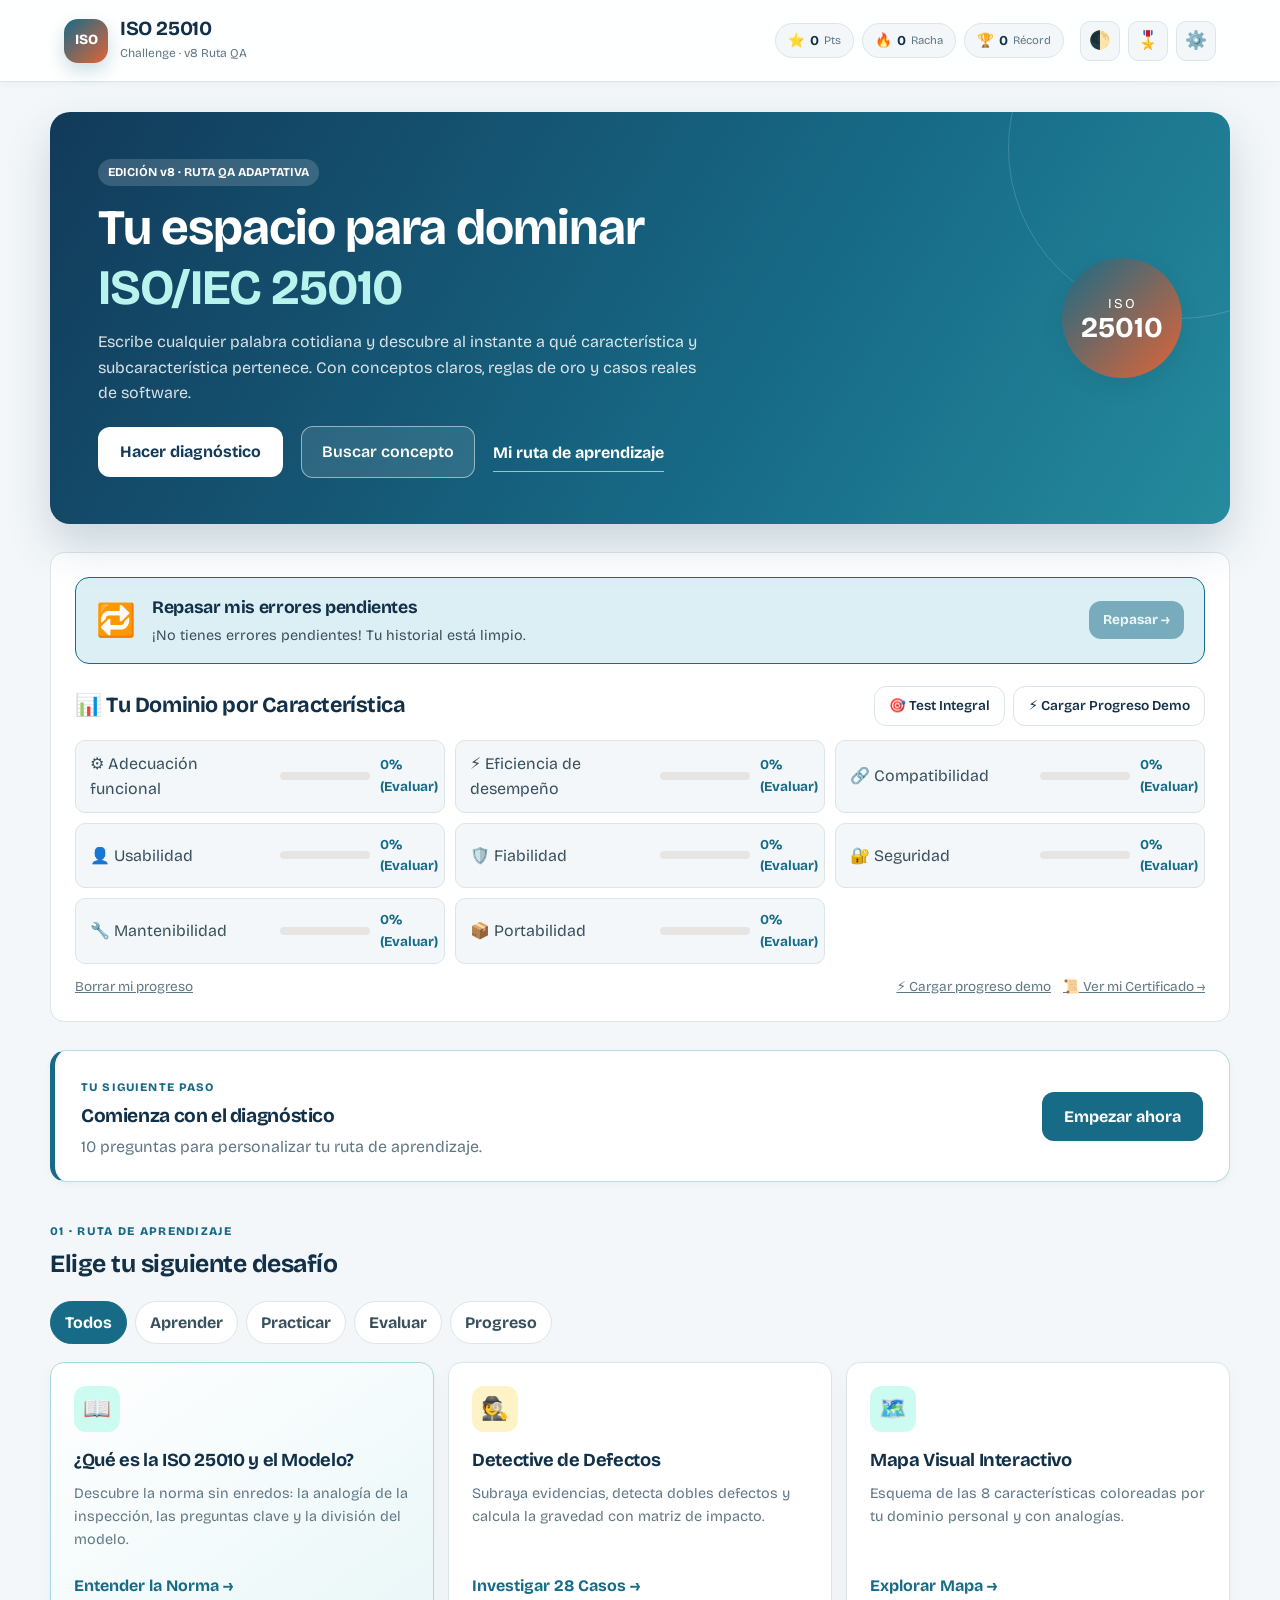
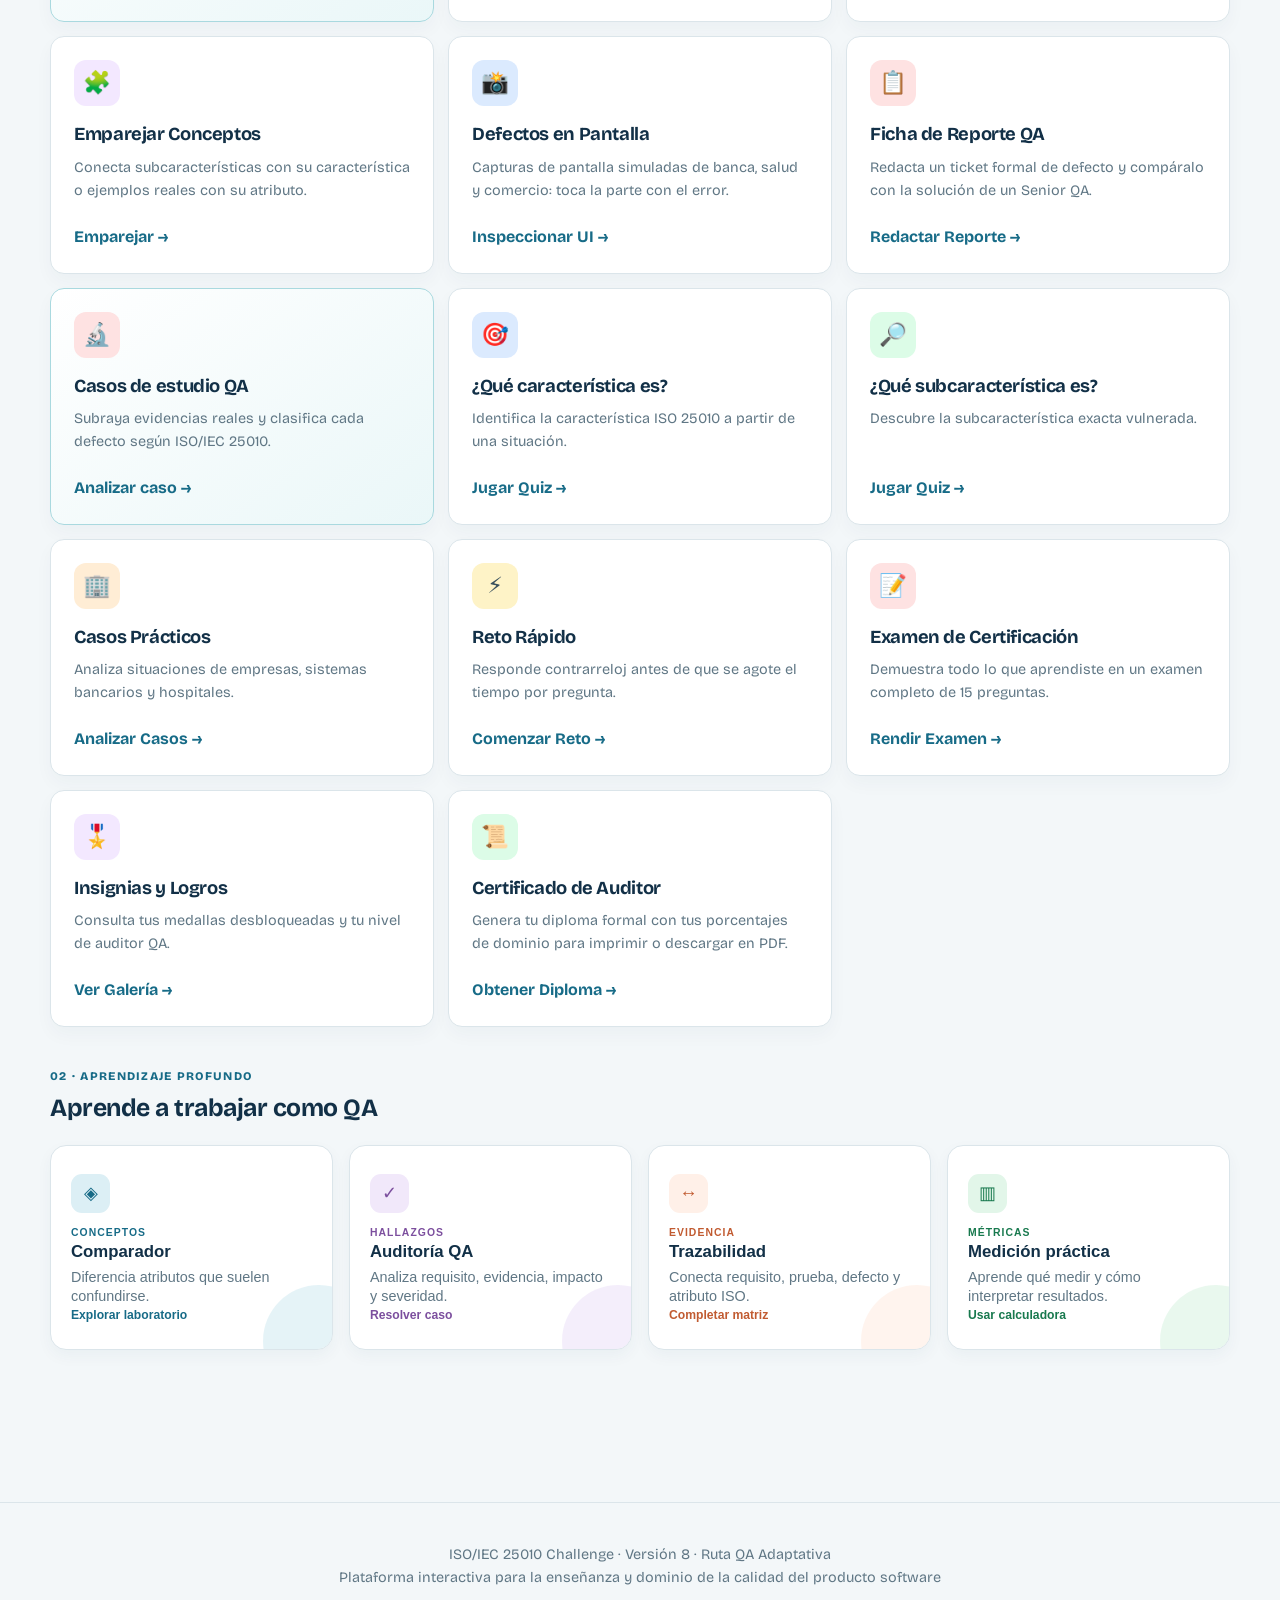
<file: v8/index.html>
<!DOCTYPE html>
<html lang="es">
<head>
  <meta charset="UTF-8">
  <meta name="viewport" content="width=device-width, initial-scale=1.0">
  <title>ISO 25010 Challenge v8 · Ruta QA Adaptativa</title>
  <link rel="icon" type="image/svg+xml" href="favicon.svg">
  <link href="https://fonts.googleapis.com/css2?family=Bricolage+Grotesque:wght@400;600;700;800&display=swap" rel="stylesheet">
  <link rel="stylesheet" href="style.css">
</head>
<body>

  <!-- ============================= -->
  <!-- HEADER -->
  <!-- ============================= -->
  <header class="header">
    <div class="logo" onclick="showSection('homeScreen')">
      <div class="logo-icon">ISO</div>
      <div>
        <h1>ISO 25010</h1>
          <span>Challenge · v8 Ruta QA</span>
      </div>
    </div>

    <div class="header-right">
      <div class="player-stats">
        <div class="stat">
          <span>⭐</span>
          <strong id="score">0</strong>
          <small>Pts</small>
        </div>
        <div class="stat">
          <span>🔥</span>
          <strong id="streak">0</strong>
          <small>Racha</small>
        </div>
        <div class="stat">
          <span>🏆</span>
          <strong id="bestScore">0</strong>
          <small>Récord</small>
        </div>
      </div>

      <div class="header-actions">
        <button class="icon-btn" onclick="toggleThemeQuick()" title="Modo Oscuro / Claro">🌓</button>
        <button class="icon-btn" onclick="showSection('badgesScreen')" title="Mis Insignias">🎖️</button>
        <button class="icon-btn" onclick="openSettingsModal()" title="Ajustes del Juego">⚙️</button>
      </div>
    </div>
  </header>

  <!-- ============================= -->
  <!-- CONTENEDOR PRINCIPAL -->
  <!-- ============================= -->
  <main class="container">

    <!-- ============================= -->
    <!-- 1. PANTALLA PRINCIPAL (HOME) -->
    <!-- ============================= -->
    <section id="homeScreen" class="screen active">

      <div class="hero">
        <div class="hero-content">
          <span class="badge">EDICIÓN v8 · RUTA QA ADAPTATIVA</span>
          <h2>Tu espacio para dominar <span>ISO/IEC 25010</span></h2>
          <p>
            Escribe cualquier palabra cotidiana y descubre al instante a qué característica y subcaracterística
            pertenece. Con conceptos claros, reglas de oro y casos reales de software.
          </p>
          <div class="hero-actions">
            <button class="primary-btn" onclick="startDiagnostic()">Hacer diagnóstico</button>
            <button class="secondary-btn hero-secondary-btn" onclick="showSection('glossaryScreen'); SoundFX.navigate();">Buscar concepto</button>
            <button class="text-action" onclick="showSection('learningLabScreen')">Mi ruta de aprendizaje</button>
          </div>
        </div>

        <div class="hero-graphic">
          <div class="iso-circle">
            <span>ISO</span>
            <strong>25010</strong>
          </div>
        </div>
      </div>

      <!-- Panel de progreso dinámico y repaso -->
      <div id="progressPanel"></div>

      <div class="learning-path-card">
        <div><span class="eyebrow">TU SIGUIENTE PASO</span><h3 id="nextStepTitle">Comienza con el diagnóstico</h3><p id="nextStepText">10 preguntas para personalizar tu ruta de aprendizaje.</p></div>
        <button class="primary-btn" onclick="startDiagnostic()">Empezar ahora</button>
      </div>

      <div class="home-section-heading">
        <span>01 · RUTA DE APRENDIZAJE</span>
        <h3>Elige tu siguiente desafío</h3>
      </div>
      <div class="mode-filters" role="tablist" aria-label="Filtrar modos de aprendizaje">
        <button class="filter-btn active" onclick="filterModes('all', this)">Todos</button>
        <button class="filter-btn" onclick="filterModes('learn', this)">Aprender</button>
        <button class="filter-btn" onclick="filterModes('practice', this)">Practicar</button>
        <button class="filter-btn" onclick="filterModes('evaluate', this)">Evaluar</button>
        <button class="filter-btn" onclick="filterModes('progress', this)">Progreso</button>
      </div>
      <div class="mode-grid" id="modeGrid">

        <div class="mode-card featured" onclick="showSection('modelScreen')">
          <div class="mode-icon teal">📖</div>
          <h3>¿Qué es la ISO 25010 y el Modelo?</h3>
          <p>Descubre la norma sin enredos: la analogía de la inspección, las preguntas clave y la división del modelo.</p>
          <button>Entender la Norma →</button>
        </div>

        <div class="mode-card" onclick="startDetective()">
          <div class="mode-icon amber">🕵️</div>
          <h3>Detective de Defectos</h3>
          <p>Subraya evidencias, detecta dobles defectos y calcula la gravedad con matriz de impacto.</p>
          <button>Investigar 28 Casos →</button>
        </div>

        <div class="mode-card" onclick="showSection('visualMapScreen')">
          <div class="mode-icon teal">🗺️</div>
          <h3>Mapa Visual Interactivo</h3>
          <p>Esquema de las 8 características coloreadas por tu dominio personal y con analogías.</p>
          <button>Explorar Mapa →</button>
        </div>

        <div class="mode-card" onclick="startMatchingGame()">
          <div class="mode-icon purple">🧩</div>
          <h3>Emparejar Conceptos</h3>
          <p>Conecta subcaracterísticas con su característica o ejemplos reales con su atributo.</p>
          <button>Emparejar →</button>
        </div>

        <div class="mode-card" onclick="startImageCases()">
          <div class="mode-icon blue">📸</div>
          <h3>Defectos en Pantalla</h3>
          <p>Capturas de pantalla simuladas de banca, salud y comercio: toca la parte con el error.</p>
          <button>Inspeccionar UI →</button>
        </div>

        <div class="mode-card" onclick="startBugReport()">
          <div class="mode-icon red">📋</div>
          <h3>Ficha de Reporte QA</h3>
          <p>Redacta un ticket formal de defecto y compáralo con la solución de un Senior QA.</p>
          <button>Redactar Reporte →</button>
        </div>

        <div class="mode-card featured" onclick="startCaseStudy()">
          <div class="mode-icon red">🔬</div>
          <h3>Casos de estudio QA</h3>
          <p>Subraya evidencias reales y clasifica cada defecto según ISO/IEC 25010.</p>
          <button>Analizar caso →</button>
        </div>

        <div class="mode-card" onclick="startGame('characteristic')">
          <div class="mode-icon blue">🎯</div>
          <h3>¿Qué característica es?</h3>
          <p>Identifica la característica ISO 25010 a partir de una situación.</p>
          <button>Jugar Quiz →</button>
        </div>

        <div class="mode-card" onclick="startGame('subcategory')">
          <div class="mode-icon green">🔎</div>
          <h3>¿Qué subcaracterística es?</h3>
          <p>Descubre la subcaracterística exacta vulnerada.</p>
          <button>Jugar Quiz →</button>
        </div>

        <div class="mode-card" onclick="startGame('cases')">
          <div class="mode-icon orange">🏢</div>
          <h3>Casos Prácticos</h3>
          <p>Analiza situaciones de empresas, sistemas bancarios y hospitales.</p>
          <button>Analizar Casos →</button>
        </div>

        <div class="mode-card" onclick="startGame('quick')">
          <div class="mode-icon amber">⚡</div>
          <h3>Reto Rápido</h3>
          <p>Responde contrarreloj antes de que se agote el tiempo por pregunta.</p>
          <button>Comenzar Reto →</button>
        </div>

        <div class="mode-card" onclick="startGame('exam')">
          <div class="mode-icon red">📝</div>
          <h3>Examen de Certificación</h3>
          <p>Demuestra todo lo que aprendiste en un examen completo de 15 preguntas.</p>
          <button>Rendir Examen →</button>
        </div>

        <div class="mode-card" onclick="showSection('badgesScreen')">
          <div class="mode-icon purple">🎖️</div>
          <h3>Insignias y Logros</h3>
          <p>Consulta tus medallas desbloqueadas y tu nivel de auditor QA.</p>
          <button>Ver Galería →</button>
        </div>

        <div class="mode-card" onclick="showSection('certificateScreen')">
          <div class="mode-icon green">📜</div>
          <h3>Certificado de Auditor</h3>
          <p>Genera tu diploma formal con tus porcentajes de dominio para imprimir o descargar en PDF.</p>
          <button>Obtener Diploma →</button>
        </div>

      </div>

      <div class="home-section-heading"><span>02 · APRENDIZAJE PROFUNDO</span><h3>Aprende a trabajar como QA</h3></div>
      <div class="learning-tools-grid">
        <button class="learning-tool tool-compare" onclick="showSection('learningLabScreen'); setLabView('compare')"><i>◈</i><em>CONCEPTOS</em><b>Comparador</b><span>Diferencia atributos que suelen confundirse.</span><small>Explorar laboratorio</small></button>
        <button class="learning-tool tool-audit" onclick="showSection('learningLabScreen'); setLabView('audit')"><i>✓</i><em>HALLAZGOS</em><b>Auditoría QA</b><span>Analiza requisito, evidencia, impacto y severidad.</span><small>Resolver caso</small></button>
        <button class="learning-tool tool-trace" onclick="showSection('learningLabScreen'); setLabView('trace')"><i>↔</i><em>EVIDENCIA</em><b>Trazabilidad</b><span>Conecta requisito, prueba, defecto y atributo ISO.</span><small>Completar matriz</small></button>
        <button class="learning-tool tool-metrics" onclick="showSection('learningLabScreen'); setLabView('metrics')"><i>▥</i><em>MÉTRICAS</em><b>Medición práctica</b><span>Aprende qué medir y cómo interpretar resultados.</span><small>Usar calculadora</small></button>
      </div>

    </section>

    <section id="learningLabScreen" class="screen"><div id="learningLabContent"></div></section>
    <section id="caseStudyScreen" class="screen"><div id="caseStudyContent"></div></section>

    <!-- ============================= -->
    <!-- 2. APRENDER (LISTA DE CARACTERÍSTICAS) -->
    <!-- ============================= -->
    <section id="learnScreen" class="screen">
      <div style="display:flex; justify-content:space-between; align-items:center; flex-wrap:wrap; gap:10px; margin-bottom:16px;">
        <button class="back-btn" style="margin:0;" onclick="showSection('homeScreen')">← Volver al Menú</button>
        <button class="secondary-btn sm-btn" onclick="showSection('modelScreen')">📖 Ver Estructura del Modelo ISO</button>
      </div>

      <div class="section-header">
        <span class="badge">📚 MODELO DE CALIDAD</span>
        <h2>Las 8 Características <span>ISO/IEC 25010</span></h2>
        <p>Selecciona una característica para conocer sus fundamentos sin tecnicismos, su analogía y su pregunta clave.</p>
      </div>

      <div id="characteristicsGrid" class="characteristics-grid"></div>
    </section>

    <!-- ============================= -->
    <!-- 3. DETALLE DE CARACTERÍSTICA -->
    <!-- ============================= -->
    <section id="detailScreen" class="screen">
      <button class="back-btn" onclick="showSection('learnScreen')">← Volver a características</button>
      <div id="detailContent"></div>
    </section>

    <!-- ============================= -->
    <!-- 3.1 GUÍA DEL MODELO ISO 25010 -->
    <!-- ============================= -->
    <section id="modelScreen" class="screen">
      <div id="modelContent"></div>
    </section>

    <!-- ============================= -->
    <!-- 4. MAPA VISUAL INTERACTIVO -->
    <!-- ============================= -->
    <section id="visualMapScreen" class="screen">
      <div class="section-header" style="margin-bottom:20px;">
        <span class="badge">🗺️ ESQUEMA GLOBAL</span>
        <h2>Mapa Visual <span>ISO/IEC 25010</span></h2>
        <p>Vista general de las 8 características y 31 subcaracterísticas, coloreadas según tu nivel de dominio.</p>
      </div>
      <div id="visualMapContainer"></div>
    </section>

    <!-- ============================= -->
    <!-- 5. EMPAREJAR (MATCHING) -->
    <!-- ============================= -->
    <section id="matchScreen" class="screen">
      <div id="matchContent"></div>
    </section>

    <!-- ============================= -->
    <!-- 6. DETECTIVE DE DEFECTOS -->
    <!-- ============================= -->
    <section id="detectiveScreen" class="screen">
      <button class="back-btn" onclick="showSection('homeScreen')">← Salir de la Investigación</button>
      <div id="detectiveContent"></div>
    </section>

    <!-- ============================= -->
    <!-- 7. DEFECTOS EN PANTALLA (CASOS CON IMAGEN) -->
    <!-- ============================= -->
    <section id="imageBugScreen" class="screen">
      <div id="imageBugContent"></div>
    </section>

    <!-- ============================= -->
    <!-- 8. FICHA DE REPORTE DE DEFECTO -->
    <!-- ============================= -->
    <section id="bugReportScreen" class="screen">
      <div id="bugReportContent"></div>
    </section>

    <!-- ============================= -->
    <!-- 9. INSIGNIAS Y LOGROS -->
    <!-- ============================= -->
    <section id="badgesScreen" class="screen">
      <div id="badgesContent"></div>
    </section>

    <!-- ============================= -->
    <!-- 10. CERTIFICADO IMPRIMIBLE -->
    <!-- ============================= -->
    <section id="certificateScreen" class="screen">
      <div id="certificateContent"></div>
    </section>

    <!-- ============================= -->
    <!-- 11. PANTALLA DE JUEGO (QUIZ) -->
    <!-- ============================= -->
    <section id="gameScreen" class="screen">
      <div class="game-top">
        <button class="back-btn" onclick="confirmExit()">← Salir</button>
        <div class="game-info">
          <span id="questionCounter">Pregunta 1 / 10</span>
          <div class="lives" id="lives">❤️ ❤️ ❤️</div>
        </div>
      </div>

      <div class="progress-container">
        <div id="progressBar" class="progress-bar"></div>
      </div>

      <div id="timerBox" class="timer-box hidden">
        ⏱️ <span id="timer">20</span>s
      </div>

      <div class="question-card">
        <div class="question-type" id="questionType">PREGUNTA</div>
        <h2 id="questionText">Pregunta</h2>
        <div id="questionDescription" class="question-description"></div>
        <div id="answers" class="answers"></div>
        <div id="feedback" class="feedback hidden"></div>
        <button id="nextBtn" class="primary-btn next-btn hidden" onclick="nextQuestion()">Siguiente →</button>
      </div>
    </section>

    <!-- ============================= -->
    <!-- 12. PANTALLA DE RESULTADOS -->
    <!-- ============================= -->
    <section id="resultScreen" class="screen">
      <div class="result-card">
        <div class="result-icon" id="resultIcon">🏆</div>
        <span class="badge">RESULTADO FINAL</span>
        <h2 id="resultTitle">¡Excelente!</h2>
        <p id="resultMessage">Has completado el desafío.</p>

        <div class="result-score">
          <strong id="finalScore">0</strong>
          <span>puntos</span>
        </div>

        <div class="result-stats">
          <div><strong id="correctAnswers">0</strong><span>Correctas</span></div>
          <div><strong id="wrongAnswers">0</strong><span>Incorrectas</span></div>
          <div><strong id="accuracy">0%</strong><span>Precisión</span></div>
        </div>

        <div class="result-actions">
          <button class="primary-btn" onclick="restartGame()">🔄 Jugar nuevamente</button>
          <button class="secondary-btn" onclick="showSection('homeScreen')">🏠 Menú principal</button>
        </div>
      </div>
    </section>

    <!-- ============================= -->
    <!-- 13. BUSCADOR INTELIGENTE / GLOSARIO DE BOLSILLO -->
    <!-- ============================= -->
    <section id="glossaryScreen" class="screen">
      <div id="glossaryContent"></div>
    </section>

  </main>

  <!-- ============================= -->
  <!-- NUEVA: PANTALLA BUSCADOR / GLOSARIO DE BOLSILLO -->
  <!-- ============================= -->
  <!-- NOTA: Esta pantalla está FUERA del <main> para poder tener su propio scroll y layout full-width -->
  <!-- Mejor dentro del main: movemos arriba antes de </main> -->

  <!-- ============================= -->
  <!-- MODAL DE AJUSTES -->
  <!-- ============================= -->
  <div id="settingsModal" class="modal-overlay hidden" onclick="closeSettingsModal()">
    <div class="modal-box" onclick="event.stopPropagation()">
      <button class="modal-close" onclick="closeSettingsModal()">✕</button>
      <div class="modal-header">
        <span class="modal-icon">⚙️</span>
        <div>
          <h2>Ajustes del Juego</h2>
          <small>Personaliza tu experiencia de aprendizaje</small>
        </div>
      </div>

      <div style="margin-top:20px;">
        <div class="form-group">
          <label for="setPlayerName">Nombre del estudiante (aparece en tu certificado):</label>
          <input type="text" id="setPlayerName" placeholder="Tu nombre y apellidos">
        </div>

        <div class="form-group">
          <label for="setDifficulty">Nivel de dificultad:</label>
          <select id="setDifficulty">
            <option value="facil">🟢 Fácil (4 vidas, pistas activadas, 30s de tiempo)</option>
            <option value="normal" selected>🟡 Normal (3 vidas, tiempo estándar 20s)</option>
            <option value="dificil">🔴 Difícil (1 vida, sin pistas, 12s de tiempo)</option>
          </select>
        </div>

        <div class="form-group">
          <label for="setTheme">Tema visual:</label>
          <select id="setTheme">
            <option value="light">☀️ Modo Claro</option>
            <option value="dark">🌙 Modo Oscuro</option>
          </select>
        </div>

        <div class="form-group" style="display:flex; align-items:center; gap:10px;">
          <input type="checkbox" id="setSound" style="width:20px; height:20px;">
          <label for="setSound" style="margin:0; cursor:pointer;">🔊 Efectos de sonido activados (Web Audio API)</label>
        </div>

        <div style="display:flex; gap:10px; margin-top:24px;">
          <button class="primary-btn" style="flex-grow:1; justify-content:center;" onclick="saveSettingsModal()">Guardar Ajustes</button>
          <button class="secondary-btn" onclick="closeSettingsModal()">Cancelar</button>
        </div>
      </div>
    </div>
  </div>

  <!-- ============================= -->
  <!-- FOOTER -->
  <!-- ============================= -->
  <footer>
    <p>ISO/IEC 25010 Challenge · Versión 8 · Ruta QA Adaptativa</p>
    <span>Plataforma interactiva para la enseñanza y dominio de la calidad del producto software</span>
  </footer>

  <!-- ============================= -->
  <!-- SCRIPTS EN ORDEN DE CARGA -->
  <!-- ============================= -->
  <script src="data.js"></script>
  <script src="store.js"></script>
  <script src="audio.js"></script>
  <script src="glossary.js"></script>
  <script src="detective.js"></script>
  <script src="map-match.js"></script>
  <script src="image-cases.js"></script>
  <script src="bug-report.js"></script>
  <script src="badges-cert.js"></script>
  <script src="learning-tools.js"></script>
  <script src="case-study.js"></script>
  <script src="script.js"></script>

</body>
</html>
</file>
<file: v1/style.css>
/* =========================================
   VARIABLES
========================================= */

:root {

    --primary: #4f46e5;
    --primary-dark: #3730a3;

    --secondary: #7c3aed;

    --success: #16a34a;
    --danger: #dc2626;
    --warning: #f59e0b;

    --dark: #111827;
    --text: #374151;
    --muted: #6b7280;

    --background: #f5f7fb;
    --white: #ffffff;

    --border: #e5e7eb;

    --shadow:
        0 10px 30px rgba(0, 0, 0, 0.08);

    --radius: 18px;
}


/* =========================================
   RESET
========================================= */

* {
    margin: 0;
    padding: 0;
    box-sizing: border-box;
}


body {

    font-family:
        Inter,
        Arial,
        Helvetica,
        sans-serif;

    background: var(--background);

    color: var(--text);

    min-height: 100vh;
}


/* =========================================
   HEADER
========================================= */

.header {

    height: 80px;

    background: var(--white);

    border-bottom:
        1px solid var(--border);

    display: flex;

    align-items: center;

    justify-content: space-between;

    padding: 0 6%;

    position: sticky;

    top: 0;

    z-index: 100;
}


.logo {

    display: flex;

    align-items: center;

    gap: 12px;
}


.logo-icon {

    width: 48px;

    height: 48px;

    background:
        linear-gradient(
            135deg,
            var(--primary),
            var(--secondary)
        );

    color: white;

    border-radius: 12px;

    display: flex;

    align-items: center;

    justify-content: center;

    font-weight: 800;

    font-size: 14px;
}


.logo h1 {

    color: var(--dark);

    font-size: 20px;

    line-height: 1;
}


.logo span {

    color: var(--muted);

    font-size: 12px;
}


.player-stats {

    display: flex;

    gap: 10px;
}


.stat {

    min-width: 80px;

    padding: 7px 12px;

    background: var(--background);

    border-radius: 10px;

    display: grid;

    grid-template-columns: auto auto;

    column-gap: 5px;

    align-items: center;
}


.stat span {

    grid-row: span 2;
}


.stat strong {

    font-size: 15px;

    color: var(--dark);
}


.stat small {

    font-size: 10px;

    color: var(--muted);
}


/* =========================================
   CONTAINER
========================================= */

.container {

    width: min(1200px, 92%);

    margin: 40px auto;

    min-height: calc(100vh - 180px);
}


/* =========================================
   SCREEN
========================================= */

.screen {

    display: none;

    animation:
        fadeIn 0.3s ease;
}


.screen.active {

    display: block;
}


@keyframes fadeIn {

    from {
        opacity: 0;
        transform: translateY(10px);
    }

    to {
        opacity: 1;
        transform: translateY(0);
    }
}


/* =========================================
   HERO
========================================= */

.hero {

    background:
        linear-gradient(
            135deg,
            #eef2ff,
            #f5f3ff
        );

    border:
        1px solid #ddd6fe;

    border-radius: 28px;

    padding: 60px;

    display: flex;

    justify-content: space-between;

    align-items: center;

    overflow: hidden;

    margin-bottom: 45px;
}


.hero-content {

    max-width: 650px;
}


.badge {

    display: inline-block;

    padding: 7px 12px;

    border-radius: 50px;

    background: #e0e7ff;

    color: var(--primary);

    font-size: 12px;

    font-weight: 700;

    margin-bottom: 15px;
}


.hero h2 {

    font-size: clamp(36px, 5vw, 58px);

    line-height: 1.05;

    color: var(--dark);

    margin-bottom: 20px;
}


.hero h2 span {

    display: block;

    color: var(--primary);
}


.hero p {

    font-size: 17px;

    color: var(--muted);

    line-height: 1.7;

    margin-bottom: 28px;
}


.hero-graphic {

    width: 260px;

    height: 260px;

    display: flex;

    align-items: center;

    justify-content: center;
}


.iso-circle {

    width: 210px;

    height: 210px;

    border-radius: 50%;

    background:
        linear-gradient(
            135deg,
            var(--primary),
            var(--secondary)
        );

    color: white;

    display: flex;

    flex-direction: column;

    align-items: center;

    justify-content: center;

    box-shadow:
        0 25px 50px
        rgba(79, 70, 229, .25);
}


.iso-circle span {

    font-size: 35px;

    font-weight: 800;
}


.iso-circle strong {

    font-size: 26px;
}


/* =========================================
   BUTTONS
========================================= */

button {

    font-family: inherit;

    cursor: pointer;

    border: none;
}


.primary-btn {

    background:
        linear-gradient(
            135deg,
            var(--primary),
            var(--secondary)
        );

    color: white;

    padding: 13px 22px;

    border-radius: 10px;

    font-weight: 700;

    transition: .2s;
}


.primary-btn:hover {

    transform: translateY(-2px);

    box-shadow:
        0 8px 20px
        rgba(79, 70, 229, .25);
}


.secondary-btn {

    background: white;

    color: var(--dark);

    border: 1px solid var(--border);

    padding: 13px 22px;

    border-radius: 10px;

    font-weight: 600;
}


.back-btn {

    background: transparent;

    color: var(--primary);

    font-weight: 700;

    margin-bottom: 25px;

    padding: 5px 0;
}


/* =========================================
   SECTION TITLE
========================================= */

.section-title {

    font-size: 24px;

    color: var(--dark);

    margin-bottom: 20px;
}


/* =========================================
   MODE GRID
========================================= */

.mode-grid {

    display: grid;

    grid-template-columns:
        repeat(auto-fit, minmax(230px, 1fr));

    gap: 20px;
}


.mode-card {

    background: white;

    border: 1px solid var(--border);

    border-radius: var(--radius);

    padding: 25px;

    cursor: pointer;

    transition: .25s;

    box-shadow:
        0 4px 15px
        rgba(0,0,0,.03);
}


.mode-card:hover {

    transform: translateY(-5px);

    border-color:
        #c7d2fe;

    box-shadow:
        var(--shadow);
}


.mode-icon {

    width: 50px;

    height: 50px;

    border-radius: 12px;

    display: flex;

    align-items: center;

    justify-content: center;

    font-size: 25px;

    margin-bottom: 18px;
}


.mode-icon.blue {
    background: #dbeafe;
}

.mode-icon.purple {
    background: #ede9fe;
}

.mode-icon.green {
    background: #dcfce7;
}

.mode-icon.orange {
    background: #ffedd5;
}

.mode-icon.red {
    background: #fee2e2;
}


.mode-card h3 {

    color: var(--dark);

    margin-bottom: 8px;
}


.mode-card p {

    color: var(--muted);

    font-size: 14px;

    line-height: 1.6;

    min-height: 65px;
}


.mode-card button {

    background: none;

    color: var(--primary);

    font-weight: 700;

    margin-top: 10px;
}


/* =========================================
   SECTION HEADER
========================================= */

.section-header {

    text-align: center;

    max-width: 700px;

    margin: 0 auto 35px;
}


.section-header h2 {

    font-size: 38px;

    color: var(--dark);

    margin-bottom: 12px;
}


.section-header h2 span {

    color: var(--primary);
}


.section-header p {

    color: var(--muted);

    line-height: 1.6;
}


/* =========================================
   CHARACTERISTICS
========================================= */

.characteristics-grid {

    display: grid;

    grid-template-columns:
        repeat(auto-fit, minmax(270px, 1fr));

    gap: 20px;
}


.characteristic-card {

    background: white;

    border: 1px solid var(--border);

    border-radius: var(--radius);

    padding: 25px;

    cursor: pointer;

    transition: .2s;
}


.characteristic-card:hover {

    transform: translateY(-4px);

    box-shadow: var(--shadow);

    border-color: #c7d2fe;
}


.characteristic-number {

    color: var(--primary);

    font-size: 13px;

    font-weight: 800;

    margin-bottom: 8px;
}


.characteristic-card h3 {

    color: var(--dark);

    margin-bottom: 10px;
}


.characteristic-card p {

    color: var(--muted);

    line-height: 1.6;

    font-size: 14px;
}


.sub-count {

    margin-top: 18px;

    padding-top: 15px;

    border-top:
        1px solid var(--border);

    color: var(--primary);

    font-weight: 700;

    font-size: 13px;
}


/* =========================================
   DETAIL
========================================= */

.detail-header {

    background:
        linear-gradient(
            135deg,
            #eef2ff,
            #f5f3ff
        );

    padding: 40px;

    border-radius: 20px;

    margin-bottom: 25px;
}


.detail-header h2 {

    font-size: 36px;

    color: var(--dark);

    margin-bottom: 10px;
}


.detail-header p {

    color: var(--muted);

    font-size: 16px;

    line-height: 1.6;
}


.sub-list {

    display: grid;

    grid-template-columns:
        repeat(auto-fit, minmax(300px, 1fr));

    gap: 18px;
}


.sub-card {

    background: white;

    border: 1px solid var(--border);

    border-radius: 15px;

    padding: 22px;
}


.sub-card h3 {

    color: var(--dark);

    font-size: 17px;

    margin-bottom: 8px;
}


.sub-card p {

    color: var(--muted);

    font-size: 14px;

    line-height: 1.6;

    margin-bottom: 12px;
}


.example {

    background: #f9fafb;

    border-left:
        3px solid var(--primary);

    padding: 12px;

    font-size: 13px;

    color: var(--text);
}


/* =========================================
   GAME
========================================= */

.game-top {

    display: flex;

    justify-content: space-between;

    align-items: center;
}


.game-info {

    display: flex;

    gap: 25px;

    align-items: center;

    font-weight: 700;

    color: var(--dark);
}


.lives {

    letter-spacing: 3px;
}


.progress-container {

    height: 8px;

    background: #e5e7eb;

    border-radius: 20px;

    overflow: hidden;

    margin: 10px 0 30px;
}


.progress-bar {

    height: 100%;

    width: 0%;

    background:
        linear-gradient(
            90deg,
            var(--primary),
            var(--secondary)
        );

    transition:
        width .4s ease;
}


.timer-box {

    margin: 0 auto 15px;

    width: fit-content;

    padding: 10px 18px;

    border-radius: 50px;

    background: #fff7ed;

    color: #c2410c;

    font-weight: 800;
}


.hidden {

    display: none !important;
}


.question-card {

    max-width: 850px;

    margin: auto;

    background: white;

    border: 1px solid var(--border);

    border-radius: 22px;

    padding: 40px;

    box-shadow: var(--shadow);
}


.question-type {

    color: var(--primary);

    font-size: 12px;

    font-weight: 800;

    letter-spacing: 1px;

    margin-bottom: 15px;
}


.question-card h2 {

    color: var(--dark);

    font-size: 28px;

    line-height: 1.35;

    margin-bottom: 15px;
}


.question-description {

    color: var(--muted);

    line-height: 1.7;

    margin-bottom: 25px;
}


/* =========================================
   ANSWERS
========================================= */

.answers {

    display: grid;

    gap: 12px;
}


.answer-btn {

    width: 100%;

    text-align: left;

    padding: 16px 18px;

    background: #f9fafb;

    border:
        2px solid
        #e5e7eb;

    border-radius: 12px;

    color: var(--dark);

    font-weight: 600;

    transition: .2s;
}


.answer-btn:hover {

    border-color: var(--primary);

    background: #eef2ff;
}


.answer-btn.correct {

    background: #dcfce7;

    border-color: #16a34a;

    color: #166534;
}


.answer-btn.wrong {

    background: #fee2e2;

    border-color: #dc2626;

    color: #991b1b;
}


.answer-btn.disabled {

    pointer-events: none;
}


/* =========================================
   FEEDBACK
========================================= */

.feedback {

    margin-top: 20px;

    padding: 16px;

    border-radius: 12px;

    line-height: 1.6;
}


.feedback.correct-feedback {

    background: #f0fdf4;

    border: 1px solid #bbf7d0;

    color: #166534;
}


.feedback.wrong-feedback {

    background: #fef2f2;

    border: 1px solid #fecaca;

    color: #991b1b;
}


.next-btn {

    margin-top: 20px;
}


/* =========================================
   RESULTS
========================================= */

.result-card {

    max-width: 700px;

    margin: 40px auto;

    background: white;

    border-radius: 25px;

    padding: 50px;

    text-align: center;

    box-shadow: var(--shadow);
}


.result-icon {

    font-size: 70px;

    margin-bottom: 15px;
}


.result-card h2 {

    font-size: 36px;

    color: var(--dark);

    margin: 10px 0;
}


.result-card p {

    color: var(--muted);

    margin-bottom: 30px;
}


.result-score {

    margin-bottom: 35px;
}


.result-score strong {

    display: block;

    font-size: 65px;

    color: var(--primary);
}


.result-score span {

    color: var(--muted);
}


.result-stats {

    display: grid;

    grid-template-columns:
        repeat(3, 1fr);

    border-top:
        1px solid var(--border);

    border-bottom:
        1px solid var(--border);

    padding: 20px 0;

    margin-bottom: 30px;
}


.result-stats div {

    display: flex;

    flex-direction: column;

    gap: 5px;
}


.result-stats strong {

    font-size: 24px;

    color: var(--dark);
}


.result-stats span {

    color: var(--muted);

    font-size: 12px;
}


.result-actions {

    display: flex;

    gap: 12px;

    justify-content: center;
}


/* =========================================
   FOOTER
========================================= */

footer {

    text-align: center;

    padding: 25px;

    border-top:
        1px solid var(--border);

    color: var(--muted);

    font-size: 13px;
}


footer p {

    font-weight: 700;

    color: var(--dark);

    margin-bottom: 4px;
}


/* =========================================
   RESPONSIVE
========================================= */

@media (max-width: 700px) {

    .header {

        padding: 0 4%;

        height: auto;

        min-height: 70px;
    }


    .player-stats {

        display: none;
    }


    .hero {

        padding: 35px 25px;

        text-align: center;
    }


    .hero-graphic {

        display: none;
    }


    .hero h2 {

        font-size: 38px;
    }


    .section-header h2 {

        font-size: 30px;
    }


    .question-card {

        padding: 25px 20px;
    }


    .question-card h2 {

        font-size: 22px;
    }


    .game-info {

        gap: 10px;

        font-size: 13px;
    }


    .result-card {

        padding: 35px 20px;
    }


    .result-stats {

        gap: 10px;
    }


    .result-actions {

        flex-direction: column;
    }


    .primary-btn,
    .secondary-btn {

        width: 100%;
    }
}
</file>
<file: v2/style.css>
/* =========================================
   VARIABLES
========================================= */

:root {

    --primary: #4f46e5;
    --primary-dark: #3730a3;

    --secondary: #7c3aed;

    --success: #16a34a;
    --danger: #dc2626;
    --warning: #f59e0b;

    --dark: #111827;
    --text: #374151;
    --muted: #6b7280;

    --background: #f5f7fb;
    --white: #ffffff;

    --border: #e5e7eb;

    --shadow:
        0 10px 30px rgba(0, 0, 0, 0.08);

    --radius: 18px;
}


/* =========================================
   RESET
========================================= */

* {
    margin: 0;
    padding: 0;
    box-sizing: border-box;
}


body {

    font-family:
        Inter,
        Arial,
        Helvetica,
        sans-serif;

    background: var(--background);

    color: var(--text);

    min-height: 100vh;
}


/* =========================================
   HEADER
========================================= */

.header {

    height: 80px;

    background: var(--white);

    border-bottom:
        1px solid var(--border);

    display: flex;

    align-items: center;

    justify-content: space-between;

    padding: 0 6%;

    position: sticky;

    top: 0;

    z-index: 100;
}


.logo {

    display: flex;

    align-items: center;

    gap: 12px;
}


.logo-icon {

    width: 48px;

    height: 48px;

    background:
        linear-gradient(
            135deg,
            var(--primary),
            var(--secondary)
        );

    color: white;

    border-radius: 12px;

    display: flex;

    align-items: center;

    justify-content: center;

    font-weight: 800;

    font-size: 14px;
}


.logo h1 {

    color: var(--dark);

    font-size: 20px;

    line-height: 1;
}


.logo span {

    color: var(--muted);

    font-size: 12px;
}


.player-stats {

    display: flex;

    gap: 10px;
}


.stat {

    min-width: 80px;

    padding: 7px 12px;

    background: var(--background);

    border-radius: 10px;

    display: grid;

    grid-template-columns: auto auto;

    column-gap: 5px;

    align-items: center;
}


.stat span {

    grid-row: span 2;
}


.stat strong {

    font-size: 15px;

    color: var(--dark);
}


.stat small {

    font-size: 10px;

    color: var(--muted);
}


/* =========================================
   CONTAINER
========================================= */

.container {

    width: min(1200px, 92%);

    margin: 40px auto;

    min-height: calc(100vh - 180px);
}


/* =========================================
   SCREEN
========================================= */

.screen {

    display: none;

    animation:
        fadeIn 0.3s ease;
}


.screen.active {

    display: block;
}


@keyframes fadeIn {

    from {
        opacity: 0;
        transform: translateY(10px);
    }

    to {
        opacity: 1;
        transform: translateY(0);
    }
}


/* =========================================
   HERO
========================================= */

.hero {

    background:
        linear-gradient(
            135deg,
            #eef2ff,
            #f5f3ff
        );

    border:
        1px solid #ddd6fe;

    border-radius: 28px;

    padding: 60px;

    display: flex;

    justify-content: space-between;

    align-items: center;

    overflow: hidden;

    margin-bottom: 45px;
}


.hero-content {

    max-width: 650px;
}


.badge {

    display: inline-block;

    padding: 7px 12px;

    border-radius: 50px;

    background: #e0e7ff;

    color: var(--primary);

    font-size: 12px;

    font-weight: 700;

    margin-bottom: 15px;
}


.hero h2 {

    font-size: clamp(36px, 5vw, 58px);

    line-height: 1.05;

    color: var(--dark);

    margin-bottom: 20px;
}


.hero h2 span {

    display: block;

    color: var(--primary);
}


.hero p {

    font-size: 17px;

    color: var(--muted);

    line-height: 1.7;

    margin-bottom: 28px;
}


.hero-graphic {

    width: 260px;

    height: 260px;

    display: flex;

    align-items: center;

    justify-content: center;
}


.iso-circle {

    width: 210px;

    height: 210px;

    border-radius: 50%;

    background:
        linear-gradient(
            135deg,
            var(--primary),
            var(--secondary)
        );

    color: white;

    display: flex;

    flex-direction: column;

    align-items: center;

    justify-content: center;

    box-shadow:
        0 25px 50px
        rgba(79, 70, 229, .25);
}


.iso-circle span {

    font-size: 35px;

    font-weight: 800;
}


.iso-circle strong {

    font-size: 26px;
}


/* =========================================
   BUTTONS
========================================= */

button {

    font-family: inherit;

    cursor: pointer;

    border: none;
}


.primary-btn {

    background:
        linear-gradient(
            135deg,
            var(--primary),
            var(--secondary)
        );

    color: white;

    padding: 13px 22px;

    border-radius: 10px;

    font-weight: 700;

    transition: .2s;
}


.primary-btn:hover {

    transform: translateY(-2px);

    box-shadow:
        0 8px 20px
        rgba(79, 70, 229, .25);
}


.secondary-btn {

    background: white;

    color: var(--dark);

    border: 1px solid var(--border);

    padding: 13px 22px;

    border-radius: 10px;

    font-weight: 600;
}


.back-btn {

    background: transparent;

    color: var(--primary);

    font-weight: 700;

    margin-bottom: 25px;

    padding: 5px 0;
}


/* =========================================
   SECTION TITLE
========================================= */

.section-title {

    font-size: 24px;

    color: var(--dark);

    margin-bottom: 20px;
}


/* =========================================
   MODE GRID
========================================= */

.mode-grid {

    display: grid;

    grid-template-columns:
        repeat(auto-fit, minmax(230px, 1fr));

    gap: 20px;
}


.mode-card {

    background: white;

    border: 1px solid var(--border);

    border-radius: var(--radius);

    padding: 25px;

    cursor: pointer;

    transition: .25s;

    box-shadow:
        0 4px 15px
        rgba(0,0,0,.03);
}


.mode-card:hover {

    transform: translateY(-5px);

    border-color:
        #c7d2fe;

    box-shadow:
        var(--shadow);
}


.mode-icon {

    width: 50px;

    height: 50px;

    border-radius: 12px;

    display: flex;

    align-items: center;

    justify-content: center;

    font-size: 25px;

    margin-bottom: 18px;
}


.mode-icon.blue {
    background: #dbeafe;
}

.mode-icon.purple {
    background: #ede9fe;
}

.mode-icon.green {
    background: #dcfce7;
}

.mode-icon.orange {
    background: #ffedd5;
}

.mode-icon.red {
    background: #fee2e2;
}


.mode-card h3 {

    color: var(--dark);

    margin-bottom: 8px;
}


.mode-card p {

    color: var(--muted);

    font-size: 14px;

    line-height: 1.6;

    min-height: 65px;
}


.mode-card button {

    background: none;

    color: var(--primary);

    font-weight: 700;

    margin-top: 10px;
}


/* =========================================
   SECTION HEADER
========================================= */

.section-header {

    text-align: center;

    max-width: 700px;

    margin: 0 auto 35px;
}


.section-header h2 {

    font-size: 38px;

    color: var(--dark);

    margin-bottom: 12px;
}


.section-header h2 span {

    color: var(--primary);
}


.section-header p {

    color: var(--muted);

    line-height: 1.6;
}


/* =========================================
   CHARACTERISTICS
========================================= */

.characteristics-grid {

    display: grid;

    grid-template-columns:
        repeat(auto-fit, minmax(270px, 1fr));

    gap: 20px;
}


.characteristic-card {

    background: white;

    border: 1px solid var(--border);

    border-radius: var(--radius);

    padding: 25px;

    cursor: pointer;

    transition: .2s;
}


.characteristic-card:hover {

    transform: translateY(-4px);

    box-shadow: var(--shadow);

    border-color: #c7d2fe;
}


.characteristic-number {

    color: var(--primary);

    font-size: 13px;

    font-weight: 800;

    margin-bottom: 8px;
}


.characteristic-card h3 {

    color: var(--dark);

    margin-bottom: 10px;
}


.characteristic-card p {

    color: var(--muted);

    line-height: 1.6;

    font-size: 14px;
}


.sub-count {

    margin-top: 18px;

    padding-top: 15px;

    border-top:
        1px solid var(--border);

    color: var(--primary);

    font-weight: 700;

    font-size: 13px;
}


/* =========================================
   DETAIL
========================================= */

.detail-header {

    background:
        linear-gradient(
            135deg,
            #eef2ff,
            #f5f3ff
        );

    padding: 40px;

    border-radius: 20px;

    margin-bottom: 25px;
}


.detail-header h2 {

    font-size: 36px;

    color: var(--dark);

    margin-bottom: 10px;
}


.detail-header p {

    color: var(--muted);

    font-size: 16px;

    line-height: 1.6;
}


.sub-list {

    display: grid;

    grid-template-columns:
        repeat(auto-fit, minmax(300px, 1fr));

    gap: 18px;
}


.sub-card {

    background: white;

    border: 1px solid var(--border);

    border-radius: 15px;

    padding: 22px;
}


.sub-card h3 {

    color: var(--dark);

    font-size: 17px;

    margin-bottom: 8px;
}


.sub-card p {

    color: var(--muted);

    font-size: 14px;

    line-height: 1.6;

    margin-bottom: 12px;
}


.example {

    background: #f9fafb;

    border-left:
        3px solid var(--primary);

    padding: 12px;

    font-size: 13px;

    color: var(--text);
}


/* =========================================
   GAME
========================================= */

.game-top {

    display: flex;

    justify-content: space-between;

    align-items: center;
}


.game-info {

    display: flex;

    gap: 25px;

    align-items: center;

    font-weight: 700;

    color: var(--dark);
}


.lives {

    letter-spacing: 3px;
}


.progress-container {

    height: 8px;

    background: #e5e7eb;

    border-radius: 20px;

    overflow: hidden;

    margin: 10px 0 30px;
}


.progress-bar {

    height: 100%;

    width: 0%;

    background:
        linear-gradient(
            90deg,
            var(--primary),
            var(--secondary)
        );

    transition:
        width .4s ease;
}


.timer-box {

    margin: 0 auto 15px;

    width: fit-content;

    padding: 10px 18px;

    border-radius: 50px;

    background: #fff7ed;

    color: #c2410c;

    font-weight: 800;
}


.hidden {

    display: none !important;
}


.question-card {

    max-width: 850px;

    margin: auto;

    background: white;

    border: 1px solid var(--border);

    border-radius: 22px;

    padding: 40px;

    box-shadow: var(--shadow);
}


.question-type {

    color: var(--primary);

    font-size: 12px;

    font-weight: 800;

    letter-spacing: 1px;

    margin-bottom: 15px;
}


.question-card h2 {

    color: var(--dark);

    font-size: 28px;

    line-height: 1.35;

    margin-bottom: 15px;
}


.question-description {

    color: var(--muted);

    line-height: 1.7;

    margin-bottom: 25px;
}


/* =========================================
   ANSWERS
========================================= */

.answers {

    display: grid;

    gap: 12px;
}


.answer-btn {

    width: 100%;

    text-align: left;

    padding: 16px 18px;

    background: #f9fafb;

    border:
        2px solid
        #e5e7eb;

    border-radius: 12px;

    color: var(--dark);

    font-weight: 600;

    transition: .2s;
}


.answer-btn:hover {

    border-color: var(--primary);

    background: #eef2ff;
}


.answer-btn.correct {

    background: #dcfce7;

    border-color: #16a34a;

    color: #166534;
}


.answer-btn.wrong {

    background: #fee2e2;

    border-color: #dc2626;

    color: #991b1b;
}


.answer-btn.disabled {

    pointer-events: none;
}


/* =========================================
   FEEDBACK
========================================= */

.feedback {

    margin-top: 20px;

    padding: 16px;

    border-radius: 12px;

    line-height: 1.6;
}


.feedback.correct-feedback {

    background: #f0fdf4;

    border: 1px solid #bbf7d0;

    color: #166534;
}


.feedback.wrong-feedback {

    background: #fef2f2;

    border: 1px solid #fecaca;

    color: #991b1b;
}


.next-btn {

    margin-top: 20px;
}


/* =========================================
   RESULTS
========================================= */

.result-card {

    max-width: 700px;

    margin: 40px auto;

    background: white;

    border-radius: 25px;

    padding: 50px;

    text-align: center;

    box-shadow: var(--shadow);
}


.result-icon {

    font-size: 70px;

    margin-bottom: 15px;
}


.result-card h2 {

    font-size: 36px;

    color: var(--dark);

    margin: 10px 0;
}


.result-card p {

    color: var(--muted);

    margin-bottom: 30px;
}


.result-score {

    margin-bottom: 35px;
}


.result-score strong {

    display: block;

    font-size: 65px;

    color: var(--primary);
}


.result-score span {

    color: var(--muted);
}


.result-stats {

    display: grid;

    grid-template-columns:
        repeat(3, 1fr);

    border-top:
        1px solid var(--border);

    border-bottom:
        1px solid var(--border);

    padding: 20px 0;

    margin-bottom: 30px;
}


.result-stats div {

    display: flex;

    flex-direction: column;

    gap: 5px;
}


.result-stats strong {

    font-size: 24px;

    color: var(--dark);
}


.result-stats span {

    color: var(--muted);

    font-size: 12px;
}


.result-actions {

    display: flex;

    gap: 12px;

    justify-content: center;
}


/* =========================================
   FOOTER
========================================= */

footer {

    text-align: center;

    padding: 25px;

    border-top:
        1px solid var(--border);

    color: var(--muted);

    font-size: 13px;
}


footer p {

    font-weight: 700;

    color: var(--dark);

    margin-bottom: 4px;
}


/* =========================================
   RESPONSIVE
========================================= */

@media (max-width: 700px) {

    .header {

        padding: 0 4%;

        height: auto;

        min-height: 70px;
    }


    .player-stats {

        display: none;
    }


    .hero {

        padding: 35px 25px;

        text-align: center;
    }


    .hero-graphic {

        display: none;
    }


    .hero h2 {

        font-size: 38px;
    }


    .section-header h2 {

        font-size: 30px;
    }


    .question-card {

        padding: 25px 20px;
    }


    .question-card h2 {

        font-size: 22px;
    }


    .game-info {

        gap: 10px;

        font-size: 13px;
    }


    .result-card {

        padding: 35px 20px;
    }


    .result-stats {

        gap: 10px;
    }


    .result-actions {

        flex-direction: column;
    }


    .primary-btn,
    .secondary-btn {

        width: 100%;
    }
}
</file>
<file: v2/extras.css>
/* ===== Capa de mejoras: tema + modo Detective + Entender ===== */
:root{--primary:#0f766e;--primary-dark:#134e4a;--secondary:#c2410c;--background:#f6f3ec;--dark:#1c1917;--text:#44403c;--muted:#78716c;--border:#e7e2d6;--alto:#b91c1c;--medio:#b45309;--bajo:#4d7c0f}
body{font-family:'Bricolage Grotesque',system-ui,sans-serif;background:var(--background);color:var(--text)}
h1,h2,h3{font-family:'Bricolage Grotesque',system-ui,sans-serif;letter-spacing:-.02em}
.mode-card{border-radius:18px;border:1.5px solid var(--border)}
.mode-icon.amber{background:#fde68a}
:focus-visible{outline:3px solid var(--secondary);outline-offset:2px}
.concept{background:#fff;border:1.5px solid var(--border);border-radius:18px;padding:22px;margin-bottom:22px;display:grid;gap:14px}
.concept .simple{font-size:1.25rem;font-weight:700;color:var(--dark);line-height:1.35}
.concept .analogy{background:#fef3c7;border-radius:12px;padding:14px 16px;border-left:5px solid #f59e0b}
.concept .ask{color:var(--primary);font-weight:600}
.pairs{display:grid;gap:12px;grid-template-columns:repeat(auto-fit,minmax(240px,1fr));margin:18px 0 26px}
.pair{background:#fff;border:1.5px dashed var(--primary);border-radius:14px;padding:14px 16px}
.pair b{color:var(--dark)}
.det-card{background:#fff;border:1.5px solid var(--border);border-radius:20px;padding:26px;max-width:820px;margin:0 auto}
.det-ctx{font-weight:700;color:var(--secondary);margin-bottom:8px}
.report{background:#fafaf9;border:1.5px solid var(--border);border-radius:14px;padding:18px;font-size:1.1rem;line-height:1.9;margin:10px 0 18px}
.pick{cursor:pointer;border-bottom:2px dotted var(--primary);padding:1px 2px;border-radius:4px;transition:background .15s}
.pick:hover{background:#ccfbf1}
.pick.hit{background:#bbf7d0;border-bottom:2px solid var(--success)}
.pick.miss{background:#fecaca;border-bottom:2px solid var(--danger)}
.pick.off{pointer-events:none}
.steps{display:flex;gap:8px;margin-bottom:16px;flex-wrap:wrap}
.steps span{padding:6px 12px;border-radius:99px;background:#e7e5e4;font-size:.85rem;font-weight:600}
.steps span.now{background:var(--primary);color:#fff}.steps span.done{background:#bbf7d0;color:#14532d}
.opts{display:grid;gap:10px;grid-template-columns:repeat(auto-fit,minmax(220px,1fr))}
.opts button{padding:13px 14px;border-radius:12px;border:1.5px solid var(--border);background:#fff;font:inherit;font-weight:600;cursor:pointer;text-align:left}
.opts button:hover{border-color:var(--primary)}
.opts button.ok{background:#bbf7d0;border-color:var(--success)}.opts button.no{background:#fecaca;border-color:var(--danger)}
.sev button{text-align:center;font-size:1.05rem}
.sev-guide{font-size:.9rem;color:var(--muted);margin-top:12px;line-height:1.6}
.verdict{margin-top:18px;background:#f0fdfa;border-radius:14px;padding:16px;line-height:1.6}
.tag{display:inline-block;padding:3px 12px;border-radius:99px;color:#fff;font-weight:700;font-size:.9rem}
.tag.Alto{background:var(--alto)}.tag.Medio{background:var(--medio)}.tag.Bajo{background:var(--bajo)}
@media (prefers-reduced-motion:reduce){*{transition:none!important;animation:none!important}}
</file>
<file: v3/style.css>
/* =========================================
   VARIABLES
========================================= */

:root {

    --primary: #4f46e5;
    --primary-dark: #3730a3;

    --secondary: #7c3aed;

    --success: #16a34a;
    --danger: #dc2626;
    --warning: #f59e0b;

    --dark: #111827;
    --text: #374151;
    --muted: #6b7280;

    --background: #f5f7fb;
    --white: #ffffff;

    --border: #e5e7eb;

    --shadow:
        0 10px 30px rgba(0, 0, 0, 0.08);

    --radius: 18px;
}


/* =========================================
   RESET
========================================= */

* {
    margin: 0;
    padding: 0;
    box-sizing: border-box;
}


body {

    font-family:
        Inter,
        Arial,
        Helvetica,
        sans-serif;

    background: var(--background);

    color: var(--text);

    min-height: 100vh;
}


/* =========================================
   HEADER
========================================= */

.header {

    height: 80px;

    background: var(--white);

    border-bottom:
        1px solid var(--border);

    display: flex;

    align-items: center;

    justify-content: space-between;

    padding: 0 6%;

    position: sticky;

    top: 0;

    z-index: 100;
}


.logo {

    display: flex;

    align-items: center;

    gap: 12px;
}


.logo-icon {

    width: 48px;

    height: 48px;

    background:
        linear-gradient(
            135deg,
            var(--primary),
            var(--secondary)
        );

    color: white;

    border-radius: 12px;

    display: flex;

    align-items: center;

    justify-content: center;

    font-weight: 800;

    font-size: 14px;
}


.logo h1 {

    color: var(--dark);

    font-size: 20px;

    line-height: 1;
}


.logo span {

    color: var(--muted);

    font-size: 12px;
}


.player-stats {

    display: flex;

    gap: 10px;
}


.stat {

    min-width: 80px;

    padding: 7px 12px;

    background: var(--background);

    border-radius: 10px;

    display: grid;

    grid-template-columns: auto auto;

    column-gap: 5px;

    align-items: center;
}


.stat span {

    grid-row: span 2;
}


.stat strong {

    font-size: 15px;

    color: var(--dark);
}


.stat small {

    font-size: 10px;

    color: var(--muted);
}


/* =========================================
   CONTAINER
========================================= */

.container {

    width: min(1200px, 92%);

    margin: 40px auto;

    min-height: calc(100vh - 180px);
}


/* =========================================
   SCREEN
========================================= */

.screen {

    display: none;

    animation:
        fadeIn 0.3s ease;
}


.screen.active {

    display: block;
}


@keyframes fadeIn {

    from {
        opacity: 0;
        transform: translateY(10px);
    }

    to {
        opacity: 1;
        transform: translateY(0);
    }
}


/* =========================================
   HERO
========================================= */

.hero {

    background:
        linear-gradient(
            135deg,
            #eef2ff,
            #f5f3ff
        );

    border:
        1px solid #ddd6fe;

    border-radius: 28px;

    padding: 60px;

    display: flex;

    justify-content: space-between;

    align-items: center;

    overflow: hidden;

    margin-bottom: 45px;
}


.hero-content {

    max-width: 650px;
}


.badge {

    display: inline-block;

    padding: 7px 12px;

    border-radius: 50px;

    background: #e0e7ff;

    color: var(--primary);

    font-size: 12px;

    font-weight: 700;

    margin-bottom: 15px;
}


.hero h2 {

    font-size: clamp(36px, 5vw, 58px);

    line-height: 1.05;

    color: var(--dark);

    margin-bottom: 20px;
}


.hero h2 span {

    display: block;

    color: var(--primary);
}


.hero p {

    font-size: 17px;

    color: var(--muted);

    line-height: 1.7;

    margin-bottom: 28px;
}


.hero-graphic {

    width: 260px;

    height: 260px;

    display: flex;

    align-items: center;

    justify-content: center;
}


.iso-circle {

    width: 210px;

    height: 210px;

    border-radius: 50%;

    background:
        linear-gradient(
            135deg,
            var(--primary),
            var(--secondary)
        );

    color: white;

    display: flex;

    flex-direction: column;

    align-items: center;

    justify-content: center;

    box-shadow:
        0 25px 50px
        rgba(79, 70, 229, .25);
}


.iso-circle span {

    font-size: 35px;

    font-weight: 800;
}


.iso-circle strong {

    font-size: 26px;
}


/* =========================================
   BUTTONS
========================================= */

button {

    font-family: inherit;

    cursor: pointer;

    border: none;
}


.primary-btn {

    background:
        linear-gradient(
            135deg,
            var(--primary),
            var(--secondary)
        );

    color: white;

    padding: 13px 22px;

    border-radius: 10px;

    font-weight: 700;

    transition: .2s;
}


.primary-btn:hover {

    transform: translateY(-2px);

    box-shadow:
        0 8px 20px
        rgba(79, 70, 229, .25);
}


.secondary-btn {

    background: white;

    color: var(--dark);

    border: 1px solid var(--border);

    padding: 13px 22px;

    border-radius: 10px;

    font-weight: 600;
}


.back-btn {

    background: transparent;

    color: var(--primary);

    font-weight: 700;

    margin-bottom: 25px;

    padding: 5px 0;
}


/* =========================================
   SECTION TITLE
========================================= */

.section-title {

    font-size: 24px;

    color: var(--dark);

    margin-bottom: 20px;
}


/* =========================================
   MODE GRID
========================================= */

.mode-grid {

    display: grid;

    grid-template-columns:
        repeat(auto-fit, minmax(230px, 1fr));

    gap: 20px;
}


.mode-card {

    background: white;

    border: 1px solid var(--border);

    border-radius: var(--radius);

    padding: 25px;

    cursor: pointer;

    transition: .25s;

    box-shadow:
        0 4px 15px
        rgba(0,0,0,.03);
}


.mode-card:hover {

    transform: translateY(-5px);

    border-color:
        #c7d2fe;

    box-shadow:
        var(--shadow);
}


.mode-icon {

    width: 50px;

    height: 50px;

    border-radius: 12px;

    display: flex;

    align-items: center;

    justify-content: center;

    font-size: 25px;

    margin-bottom: 18px;
}


.mode-icon.blue {
    background: #dbeafe;
}

.mode-icon.purple {
    background: #ede9fe;
}

.mode-icon.green {
    background: #dcfce7;
}

.mode-icon.orange {
    background: #ffedd5;
}

.mode-icon.red {
    background: #fee2e2;
}


.mode-card h3 {

    color: var(--dark);

    margin-bottom: 8px;
}


.mode-card p {

    color: var(--muted);

    font-size: 14px;

    line-height: 1.6;

    min-height: 65px;
}


.mode-card button {

    background: none;

    color: var(--primary);

    font-weight: 700;

    margin-top: 10px;
}


/* =========================================
   SECTION HEADER
========================================= */

.section-header {

    text-align: center;

    max-width: 700px;

    margin: 0 auto 35px;
}


.section-header h2 {

    font-size: 38px;

    color: var(--dark);

    margin-bottom: 12px;
}


.section-header h2 span {

    color: var(--primary);
}


.section-header p {

    color: var(--muted);

    line-height: 1.6;
}


/* =========================================
   CHARACTERISTICS
========================================= */

.characteristics-grid {

    display: grid;

    grid-template-columns:
        repeat(auto-fit, minmax(270px, 1fr));

    gap: 20px;
}


.characteristic-card {

    background: white;

    border: 1px solid var(--border);

    border-radius: var(--radius);

    padding: 25px;

    cursor: pointer;

    transition: .2s;
}


.characteristic-card:hover {

    transform: translateY(-4px);

    box-shadow: var(--shadow);

    border-color: #c7d2fe;
}


.characteristic-number {

    color: var(--primary);

    font-size: 13px;

    font-weight: 800;

    margin-bottom: 8px;
}


.characteristic-card h3 {

    color: var(--dark);

    margin-bottom: 10px;
}


.characteristic-card p {

    color: var(--muted);

    line-height: 1.6;

    font-size: 14px;
}


.sub-count {

    margin-top: 18px;

    padding-top: 15px;

    border-top:
        1px solid var(--border);

    color: var(--primary);

    font-weight: 700;

    font-size: 13px;
}


/* =========================================
   DETAIL
========================================= */

.detail-header {

    background:
        linear-gradient(
            135deg,
            #eef2ff,
            #f5f3ff
        );

    padding: 40px;

    border-radius: 20px;

    margin-bottom: 25px;
}


.detail-header h2 {

    font-size: 36px;

    color: var(--dark);

    margin-bottom: 10px;
}


.detail-header p {

    color: var(--muted);

    font-size: 16px;

    line-height: 1.6;
}


.sub-list {

    display: grid;

    grid-template-columns:
        repeat(auto-fit, minmax(300px, 1fr));

    gap: 18px;
}


.sub-card {

    background: white;

    border: 1px solid var(--border);

    border-radius: 15px;

    padding: 22px;
}


.sub-card h3 {

    color: var(--dark);

    font-size: 17px;

    margin-bottom: 8px;
}


.sub-card p {

    color: var(--muted);

    font-size: 14px;

    line-height: 1.6;

    margin-bottom: 12px;
}


.example {

    background: #f9fafb;

    border-left:
        3px solid var(--primary);

    padding: 12px;

    font-size: 13px;

    color: var(--text);
}


/* =========================================
   GAME
========================================= */

.game-top {

    display: flex;

    justify-content: space-between;

    align-items: center;
}


.game-info {

    display: flex;

    gap: 25px;

    align-items: center;

    font-weight: 700;

    color: var(--dark);
}


.lives {

    letter-spacing: 3px;
}


.progress-container {

    height: 8px;

    background: #e5e7eb;

    border-radius: 20px;

    overflow: hidden;

    margin: 10px 0 30px;
}


.progress-bar {

    height: 100%;

    width: 0%;

    background:
        linear-gradient(
            90deg,
            var(--primary),
            var(--secondary)
        );

    transition:
        width .4s ease;
}


.timer-box {

    margin: 0 auto 15px;

    width: fit-content;

    padding: 10px 18px;

    border-radius: 50px;

    background: #fff7ed;

    color: #c2410c;

    font-weight: 800;
}


.hidden {

    display: none !important;
}


.question-card {

    max-width: 850px;

    margin: auto;

    background: white;

    border: 1px solid var(--border);

    border-radius: 22px;

    padding: 40px;

    box-shadow: var(--shadow);
}


.question-type {

    color: var(--primary);

    font-size: 12px;

    font-weight: 800;

    letter-spacing: 1px;

    margin-bottom: 15px;
}


.question-card h2 {

    color: var(--dark);

    font-size: 28px;

    line-height: 1.35;

    margin-bottom: 15px;
}


.question-description {

    color: var(--muted);

    line-height: 1.7;

    margin-bottom: 25px;
}


/* =========================================
   ANSWERS
========================================= */

.answers {

    display: grid;

    gap: 12px;
}


.answer-btn {

    width: 100%;

    text-align: left;

    padding: 16px 18px;

    background: #f9fafb;

    border:
        2px solid
        #e5e7eb;

    border-radius: 12px;

    color: var(--dark);

    font-weight: 600;

    transition: .2s;
}


.answer-btn:hover {

    border-color: var(--primary);

    background: #eef2ff;
}


.answer-btn.correct {

    background: #dcfce7;

    border-color: #16a34a;

    color: #166534;
}


.answer-btn.wrong {

    background: #fee2e2;

    border-color: #dc2626;

    color: #991b1b;
}


.answer-btn.disabled {

    pointer-events: none;
}


/* =========================================
   FEEDBACK
========================================= */

.feedback {

    margin-top: 20px;

    padding: 16px;

    border-radius: 12px;

    line-height: 1.6;
}


.feedback.correct-feedback {

    background: #f0fdf4;

    border: 1px solid #bbf7d0;

    color: #166534;
}


.feedback.wrong-feedback {

    background: #fef2f2;

    border: 1px solid #fecaca;

    color: #991b1b;
}


.next-btn {

    margin-top: 20px;
}


/* =========================================
   RESULTS
========================================= */

.result-card {

    max-width: 700px;

    margin: 40px auto;

    background: white;

    border-radius: 25px;

    padding: 50px;

    text-align: center;

    box-shadow: var(--shadow);
}


.result-icon {

    font-size: 70px;

    margin-bottom: 15px;
}


.result-card h2 {

    font-size: 36px;

    color: var(--dark);

    margin: 10px 0;
}


.result-card p {

    color: var(--muted);

    margin-bottom: 30px;
}


.result-score {

    margin-bottom: 35px;
}


.result-score strong {

    display: block;

    font-size: 65px;

    color: var(--primary);
}


.result-score span {

    color: var(--muted);
}


.result-stats {

    display: grid;

    grid-template-columns:
        repeat(3, 1fr);

    border-top:
        1px solid var(--border);

    border-bottom:
        1px solid var(--border);

    padding: 20px 0;

    margin-bottom: 30px;
}


.result-stats div {

    display: flex;

    flex-direction: column;

    gap: 5px;
}


.result-stats strong {

    font-size: 24px;

    color: var(--dark);
}


.result-stats span {

    color: var(--muted);

    font-size: 12px;
}


.result-actions {

    display: flex;

    gap: 12px;

    justify-content: center;
}


/* =========================================
   FOOTER
========================================= */

footer {

    text-align: center;

    padding: 25px;

    border-top:
        1px solid var(--border);

    color: var(--muted);

    font-size: 13px;
}


footer p {

    font-weight: 700;

    color: var(--dark);

    margin-bottom: 4px;
}


/* =========================================
   RESPONSIVE
========================================= */

@media (max-width: 700px) {

    .header {

        padding: 0 4%;

        height: auto;

        min-height: 70px;
    }


    .player-stats {

        display: none;
    }


    .hero {

        padding: 35px 25px;

        text-align: center;
    }


    .hero-graphic {

        display: none;
    }


    .hero h2 {

        font-size: 38px;
    }


    .section-header h2 {

        font-size: 30px;
    }


    .question-card {

        padding: 25px 20px;
    }


    .question-card h2 {

        font-size: 22px;
    }


    .game-info {

        gap: 10px;

        font-size: 13px;
    }


    .result-card {

        padding: 35px 20px;
    }


    .result-stats {

        gap: 10px;
    }


    .result-actions {

        flex-direction: column;
    }


    .primary-btn,
    .secondary-btn {

        width: 100%;
    }
}
</file>
<file: v3/extras.css>
/* ===== Capa de mejoras: tema + modo Detective + Entender ===== */
:root{--primary:#0f766e;--primary-dark:#134e4a;--secondary:#c2410c;--background:#f6f3ec;--dark:#1c1917;--text:#44403c;--muted:#78716c;--border:#e7e2d6;--alto:#b91c1c;--medio:#b45309;--bajo:#4d7c0f}
body{font-family:'Bricolage Grotesque',system-ui,sans-serif;background:var(--background);color:var(--text)}
h1,h2,h3{font-family:'Bricolage Grotesque',system-ui,sans-serif;letter-spacing:-.02em}
.mode-card{border-radius:18px;border:1.5px solid var(--border)}
.mode-icon.amber{background:#fde68a}
:focus-visible{outline:3px solid var(--secondary);outline-offset:2px}
.concept{background:#fff;border:1.5px solid var(--border);border-radius:18px;padding:22px;margin-bottom:22px;display:grid;gap:14px}
.concept .simple{font-size:1.25rem;font-weight:700;color:var(--dark);line-height:1.35}
.concept .analogy{background:#fef3c7;border-radius:12px;padding:14px 16px;border-left:5px solid #f59e0b}
.concept .ask{color:var(--primary);font-weight:600}
.pairs{display:grid;gap:12px;grid-template-columns:repeat(auto-fit,minmax(240px,1fr));margin:18px 0 26px}
.pair{background:#fff;border:1.5px dashed var(--primary);border-radius:14px;padding:14px 16px}
.pair b{color:var(--dark)}
.det-card{background:#fff;border:1.5px solid var(--border);border-radius:20px;padding:26px;max-width:820px;margin:0 auto}
.det-ctx{font-weight:700;color:var(--secondary);margin-bottom:8px}
.report{background:#fafaf9;border:1.5px solid var(--border);border-radius:14px;padding:18px;font-size:1.1rem;line-height:1.9;margin:10px 0 18px}
.pick{cursor:pointer;border-bottom:2px dotted var(--primary);padding:1px 2px;border-radius:4px;transition:background .15s}
.pick:hover{background:#ccfbf1}
.pick.hit{background:#bbf7d0;border-bottom:2px solid var(--success)}
.pick.miss{background:#fecaca;border-bottom:2px solid var(--danger)}
.pick.off{pointer-events:none}
.steps{display:flex;gap:8px;margin-bottom:16px;flex-wrap:wrap}
.steps span{padding:6px 12px;border-radius:99px;background:#e7e5e4;font-size:.85rem;font-weight:600}
.steps span.now{background:var(--primary);color:#fff}.steps span.done{background:#bbf7d0;color:#14532d}
.opts{display:grid;gap:10px;grid-template-columns:repeat(auto-fit,minmax(220px,1fr))}
.opts button{padding:13px 14px;border-radius:12px;border:1.5px solid var(--border);background:#fff;font:inherit;font-weight:600;cursor:pointer;text-align:left}
.opts button:hover{border-color:var(--primary)}
.opts button.ok{background:#bbf7d0;border-color:var(--success)}.opts button.no{background:#fecaca;border-color:var(--danger)}
.sev button{text-align:center;font-size:1.05rem}
.sev-guide{font-size:.9rem;color:var(--muted);margin-top:12px;line-height:1.6}
.verdict{margin-top:18px;background:#f0fdfa;border-radius:14px;padding:16px;line-height:1.6}
.tag{display:inline-block;padding:3px 12px;border-radius:99px;color:#fff;font-weight:700;font-size:.9rem}
.tag.Alto{background:var(--alto)}.tag.Medio{background:var(--medio)}.tag.Bajo{background:var(--bajo)}
@media (prefers-reduced-motion:reduce){*{transition:none!important;animation:none!important}}

/* Fase 1: dominio y repaso */
.mode-icon.teal{background:#ccfbf1}
.mastery{display:grid;gap:8px;grid-template-columns:repeat(auto-fit,minmax(300px,1fr));margin-bottom:8px}
.m-row{display:grid;grid-template-columns:1fr 90px 70px;gap:10px;align-items:center;background:#fff;border:1.5px solid var(--border);border-radius:12px;padding:10px 14px;font:inherit;cursor:pointer;text-align:left;color:var(--text)}
.m-row:hover{border-color:var(--primary)}
.m-row b{text-align:right;font-size:.85rem}
.m-bar{background:#e7e5e4;border-radius:99px;height:8px;overflow:hidden;display:block}
.m-bar i{display:block;height:100%;background:#a8a29e;border-radius:99px}
.m-bar i.hi{background:var(--bajo)}.m-bar i.mid{background:#d97706}.m-bar i.lo{background:var(--alto)}
.link-btn{background:none;border:none;color:var(--muted);text-decoration:underline;cursor:pointer;font:inherit;font-size:.85rem;margin:6px 0 20px}
.mode-card button:disabled{opacity:.5;cursor:default}
</file>
<file: v4/style.css>
/* =====================================================
   ISO/IEC 25010 CHALLENGE - v4
   STYLE.CSS - Hoja de Estilos Unificada y Moderna
   Soporte para Modo Claro, Modo Oscuro, Responsive y Print
===================================================== */

:root {
  --primary: #0f766e;
  --primary-dark: #134e4a;
  --primary-light: #ccfbf1;
  --secondary: #c2410c;
  --secondary-light: #ffedd5;

  --background: #f6f3ec;
  --card-bg: #ffffff;
  --card-border: #e7e2d6;

  --text: #44403c;
  --heading: #1c1917;
  --muted: #78716c;

  --success: #16a34a;
  --success-light: #dcfce7;
  --danger: #dc2626;
  --danger-light: #fee2e2;
  --warning: #d97706;
  --warning-light: #fef3c7;

  --alto: #b91c1c;
  --medio: #b45309;
  --bajo: #15803d;

  --radius-sm: 8px;
  --radius-md: 14px;
  --radius-lg: 20px;
  --shadow-sm: 0 2px 8px rgba(0, 0, 0, 0.04);
  --shadow-md: 0 8px 24px rgba(0, 0, 0, 0.07);
}

/* Modo Oscuro */
body.dark-theme {
  --background: #121214;
  --card-bg: #1c1c21;
  --card-border: #2e2e38;

  --text: #d4d4d8;
  --heading: #fafafa;
  --muted: #a1a1aa;

  --primary-light: rgba(15, 118, 110, 0.25);
  --secondary-light: rgba(194, 65, 12, 0.25);
  --success-light: rgba(22, 163, 74, 0.2);
  --danger-light: rgba(220, 38, 38, 0.2);
  --warning-light: rgba(217, 119, 6, 0.2);

  --shadow-sm: 0 2px 8px rgba(0, 0, 0, 0.3);
  --shadow-md: 0 8px 24px rgba(0, 0, 0, 0.5);
}

* {
  margin: 0;
  padding: 0;
  box-sizing: border-box;
}

body {
  font-family: 'Bricolage Grotesque', system-ui, -apple-system, sans-serif;
  background: var(--background);
  color: var(--text);
  line-height: 1.6;
  min-height: 100vh;
  transition: background 0.25s, color 0.25s;
}

h1, h2, h3, h4 {
  color: var(--heading);
  font-weight: 700;
  letter-spacing: -0.02em;
}

/* =========================================
   CABECERA (HEADER)
========================================= */
.header {
  height: 76px;
  background: var(--card-bg);
  border-bottom: 1.5px solid var(--card-border);
  display: flex;
  align-items: center;
  justify-content: space-between;
  padding: 0 5%;
  position: sticky;
  top: 0;
  z-index: 100;
  box-shadow: var(--shadow-sm);
}

.logo {
  display: flex;
  align-items: center;
  gap: 12px;
  cursor: pointer;
}

.logo-icon {
  width: 44px;
  height: 44px;
  background: linear-gradient(135deg, var(--primary), var(--secondary));
  color: white;
  border-radius: 12px;
  display: flex;
  align-items: center;
  justify-content: center;
  font-weight: 800;
  font-size: 14px;
}

.logo h1 {
  font-size: 1.25rem;
  line-height: 1.1;
}

.logo span {
  font-size: 0.75rem;
  color: var(--muted);
}

.header-right {
  display: flex;
  align-items: center;
  gap: 16px;
}

.player-stats {
  display: flex;
  gap: 8px;
}

.stat {
  display: flex;
  align-items: center;
  gap: 5px;
  background: var(--background);
  border: 1px solid var(--card-border);
  padding: 6px 12px;
  border-radius: 99px;
  font-size: 0.85rem;
}

.stat strong {
  color: var(--heading);
}

.stat small {
  color: var(--muted);
}

.header-actions {
  display: flex;
  gap: 8px;
}

.icon-btn {
  background: var(--background);
  border: 1.5px solid var(--card-border);
  color: var(--heading);
  width: 40px;
  height: 40px;
  border-radius: 10px;
  display: inline-flex;
  align-items: center;
  justify-content: center;
  font-size: 1.1rem;
  cursor: pointer;
  transition: border-color 0.2s, transform 0.1s;
}

.icon-btn:hover {
  border-color: var(--primary);
  transform: translateY(-1px);
}

/* =========================================
   CONTENEDOR Y PANTALLAS
========================================= */
.container {
  max-width: 1080px;
  margin: 0 auto;
  padding: 30px 20px 80px;
}

.screen {
  display: none;
}

.screen.active {
  display: block;
  animation: fadeIn 0.25s ease-out;
}

@keyframes fadeIn {
  from { opacity: 0; transform: translateY(6px); }
  to { opacity: 1; transform: translateY(0); }
}

/* =========================================
   HERO Y MENÚ PRINCIPAL
========================================= */
.hero {
  background: var(--card-bg);
  border: 1.5px solid var(--card-border);
  border-radius: var(--radius-lg);
  padding: 36px 32px;
  display: flex;
  align-items: center;
  justify-content: space-between;
  gap: 24px;
  margin-bottom: 28px;
  box-shadow: var(--shadow-sm);
}

.hero-content {
  max-width: 600px;
}

.badge {
  display: inline-block;
  background: var(--primary-light);
  color: var(--primary);
  padding: 4px 10px;
  border-radius: 99px;
  font-size: 0.75rem;
  font-weight: 700;
  margin-bottom: 12px;
}

.hero h2 {
  font-size: 2.2rem;
  line-height: 1.2;
  margin-bottom: 12px;
}

.hero h2 span {
  color: var(--primary);
}

.hero p {
  color: var(--muted);
  font-size: 1.05rem;
  margin-bottom: 20px;
}

.hero-graphic .iso-circle {
  width: 120px;
  height: 120px;
  border-radius: 50%;
  background: linear-gradient(135deg, var(--primary), var(--secondary));
  display: flex;
  flex-direction: column;
  align-items: center;
  justify-content: center;
  color: white;
  box-shadow: var(--shadow-md);
}

.iso-circle span {
  font-size: 0.85rem;
  letter-spacing: 2px;
}

.iso-circle strong {
  font-size: 1.8rem;
  line-height: 1;
}

/* Botones principales */
.primary-btn {
  background: var(--primary);
  color: white;
  border: none;
  border-radius: 12px;
  padding: 12px 22px;
  font: inherit;
  font-weight: 700;
  cursor: pointer;
  display: inline-flex;
  align-items: center;
  gap: 8px;
  transition: background 0.2s, transform 0.1s;
}

.primary-btn:hover {
  background: var(--primary-dark);
  transform: translateY(-1px);
}

.primary-btn:disabled {
  opacity: 0.5;
  cursor: not-allowed;
  transform: none;
}

.secondary-btn {
  background: var(--card-bg);
  color: var(--heading);
  border: 1.5px solid var(--card-border);
  border-radius: 12px;
  padding: 12px 20px;
  font: inherit;
  font-weight: 600;
  cursor: pointer;
  transition: border-color 0.2s;
}

.secondary-btn:hover {
  border-color: var(--primary);
}

.back-btn {
  background: transparent;
  border: none;
  color: var(--muted);
  font: inherit;
  font-weight: 600;
  cursor: pointer;
  margin-bottom: 16px;
  display: inline-flex;
  align-items: center;
  gap: 4px;
}

.back-btn:hover {
  color: var(--heading);
}

.sm-btn {
  padding: 8px 14px;
  font-size: 0.85rem;
}

.link-btn {
  background: none;
  border: none;
  color: var(--muted);
  text-decoration: underline;
  cursor: pointer;
  font: inherit;
  font-size: 0.85rem;
}

.link-btn:hover {
  color: var(--heading);
}

/* =========================================
   GRID DE MODOS DE JUEGO
========================================= */
.section-title {
  font-size: 1.35rem;
  margin-bottom: 16px;
}

.mode-grid {
  display: grid;
  grid-template-columns: repeat(auto-fit, minmax(280px, 1fr));
  gap: 16px;
  margin-bottom: 32px;
}

.mode-card {
  background: var(--card-bg);
  border: 1.5px solid var(--card-border);
  border-radius: var(--radius-md);
  padding: 22px;
  cursor: pointer;
  transition: transform 0.15s, border-color 0.15s, box-shadow 0.15s;
  display: flex;
  flex-direction: column;
}

.mode-card:hover {
  transform: translateY(-2px);
  border-color: var(--primary);
  box-shadow: var(--shadow-sm);
}

.mode-card.featured {
  border-color: var(--primary);
  background: linear-gradient(to bottom, var(--card-bg), var(--primary-light));
}

.mode-icon {
  width: 46px;
  height: 46px;
  border-radius: 12px;
  display: flex;
  align-items: center;
  justify-content: center;
  font-size: 1.4rem;
  margin-bottom: 14px;
}

.mode-icon.amber { background: #fef3c7; }
.mode-icon.blue { background: #dbeafe; }
.mode-icon.purple { background: #f3e8ff; }
.mode-icon.green { background: #dcfce7; }
.mode-icon.orange { background: #ffedd5; }
.mode-icon.red { background: #fee2e2; }
.mode-icon.teal { background: #ccfbf1; }

.mode-card h3 {
  font-size: 1.15rem;
  margin-bottom: 6px;
}

.mode-card p {
  color: var(--muted);
  font-size: 0.9rem;
  flex-grow: 1;
  margin-bottom: 14px;
}

.mode-card button {
  background: transparent;
  border: none;
  color: var(--primary);
  font: inherit;
  font-weight: 700;
  text-align: left;
  cursor: pointer;
}

/* =========================================
   PROGRESO Y REPASO (HOME)
========================================= */
.progress-section {
  background: var(--card-bg);
  border: 1.5px solid var(--card-border);
  border-radius: var(--radius-md);
  padding: 24px;
  margin-bottom: 28px;
}

.review-banner-box {
  background: var(--primary-light);
  border: 1.5px solid var(--primary);
  border-radius: 14px;
  padding: 16px 20px;
  display: flex;
  align-items: center;
  gap: 16px;
  cursor: pointer;
  transition: transform 0.15s;
}

.review-banner-box:hover {
  transform: translateY(-2px);
}

.review-banner-icon {
  font-size: 2rem;
}

.review-banner-text {
  flex-grow: 1;
}

.review-banner-text h4 {
  font-size: 1.1rem;
  margin-bottom: 2px;
}

.review-banner-text p {
  font-size: 0.9rem;
  color: var(--text);
  margin: 0;
}

.mastery-grid {
  display: grid;
  grid-template-columns: repeat(auto-fit, minmax(290px, 1fr));
  gap: 10px;
  margin-top: 14px;
}

.m-row {
  display: grid;
  grid-template-columns: 1fr 90px 50px;
  gap: 10px;
  align-items: center;
  background: var(--background);
  border: 1.5px solid var(--card-border);
  border-radius: 10px;
  padding: 10px 14px;
  font: inherit;
  cursor: pointer;
  color: var(--text);
  text-align: left;
  transition: border-color 0.15s;
}

.m-row:hover {
  border-color: var(--primary);
}

.m-bar {
  background: #e7e5e4;
  border-radius: 99px;
  height: 8px;
  overflow: hidden;
  display: block;
}

body.dark-theme .m-bar {
  background: #3f3f46;
}

.m-bar i {
  display: block;
  height: 100%;
  border-radius: 99px;
}

.m-bar i.hi { background: var(--bajo); }
.m-bar i.mid { background: var(--medio); }
.m-bar i.lo { background: var(--alto); }

/* =========================================
   DETECTIVE DE DEFECTOS
========================================= */
.det-card {
  background: var(--card-bg);
  border: 1.5px solid var(--card-border);
  border-radius: var(--radius-lg);
  padding: 30px;
  box-shadow: var(--shadow-sm);
  max-width: 860px;
  margin: 0 auto;
}

.det-topbar {
  display: flex;
  justify-content: space-between;
  align-items: center;
  flex-wrap: wrap;
  gap: 12px;
  margin-bottom: 16px;
}

.det-meta {
  display: flex;
  align-items: center;
  gap: 8px;
  flex-wrap: wrap;
}

.det-counter {
  font-weight: 700;
  color: var(--muted);
  font-size: 0.95rem;
}

.tag-sector {
  font-size: 0.75rem;
  font-weight: 700;
  padding: 3px 8px;
  border-radius: 6px;
  text-transform: uppercase;
}

.tag-banca { background: #dbeafe; color: #1e40af; }
.tag-salud { background: #fce7f3; color: #9d174d; }
.tag-educación, .tag-educacion { background: #fef3c7; color: #92400e; }
.tag-comercio { background: #dcfce7; color: #166534; }
.tag-logística, .tag-logistica { background: #ffedd5; color: #9a3412; }

.tag-dual {
  background: #fee2e2;
  color: #991b1b;
  font-size: 0.75rem;
  font-weight: 700;
  padding: 3px 8px;
  border-radius: 6px;
}

.steps {
  display: flex;
  gap: 6px;
  flex-wrap: wrap;
}

.steps span {
  padding: 5px 10px;
  border-radius: 99px;
  background: var(--background);
  border: 1px solid var(--card-border);
  font-size: 0.8rem;
  font-weight: 600;
  color: var(--muted);
}

.steps span.now {
  background: var(--primary);
  border-color: var(--primary);
  color: white;
}

.steps span.done {
  background: var(--success-light);
  border-color: var(--success);
  color: var(--success);
}

.det-ctx {
  font-size: 1.15rem;
  font-weight: 700;
  color: var(--secondary);
  margin-bottom: 12px;
}

.report {
  background: var(--background);
  border: 1.5px solid var(--card-border);
  border-radius: 14px;
  padding: 20px;
  font-size: 1.15rem;
  line-height: 2;
  margin-bottom: 20px;
}

.pick {
  cursor: pointer;
  border-bottom: 2px dashed var(--primary);
  padding: 2px 4px;
  border-radius: 4px;
  transition: background 0.15s, border-color 0.15s;
}

.pick:hover {
  background: var(--primary-light);
}

.pick.hit {
  background: var(--success-light);
  border-bottom: 2px solid var(--success);
  color: var(--success);
  font-weight: 700;
}

.pick.miss {
  background: var(--danger-light);
  border-bottom: 2px solid var(--danger);
  color: var(--danger);
}

.pick.off {
  pointer-events: none;
}

.d-instruction {
  font-size: 1.05rem;
  margin-bottom: 14px;
}

.opts {
  display: grid;
  grid-template-columns: repeat(auto-fit, minmax(220px, 1fr));
  gap: 10px;
}

.opt-btn {
  background: var(--card-bg);
  border: 1.5px solid var(--card-border);
  border-radius: 12px;
  padding: 14px 16px;
  font: inherit;
  font-weight: 600;
  color: var(--heading);
  cursor: pointer;
  text-align: left;
  transition: border-color 0.15s, background 0.15s;
}

.opt-btn:hover {
  border-color: var(--primary);
}

.opt-btn.ok {
  background: var(--success-light);
  border-color: var(--success);
  color: var(--success);
}

.opt-btn.no {
  background: var(--danger-light);
  border-color: var(--danger);
  color: var(--danger);
}

.sev {
  grid-template-columns: repeat(3, 1fr);
}

.sev .opt-btn {
  text-align: center;
  font-size: 1.1rem;
}

.sev-guide {
  background: var(--background);
  border-radius: 10px;
  padding: 12px 16px;
  font-size: 0.85rem;
  color: var(--muted);
  line-height: 1.6;
  margin-top: 14px;
}

/* Matriz de gravedad QA */
.matrix-toggle-btn {
  background: var(--background);
  border: 1px solid var(--card-border);
  color: var(--primary);
  font: inherit;
  font-size: 0.85rem;
  font-weight: 700;
  padding: 6px 12px;
  border-radius: 8px;
  cursor: pointer;
}

.matrix-box {
  background: var(--background);
  border: 1.5px solid var(--card-border);
  border-radius: 14px;
  padding: 18px;
  margin-top: 12px;
}

.matrix-chips {
  display: flex;
  gap: 8px;
  flex-wrap: wrap;
  margin-top: 6px;
}

.chip {
  background: var(--card-bg);
  border: 1.5px solid var(--card-border);
  border-radius: 8px;
  padding: 8px 14px;
  font: inherit;
  font-size: 0.9rem;
  font-weight: 600;
  color: var(--heading);
  cursor: pointer;
  transition: border-color 0.15s, background 0.15s;
}

.chip.selected {
  background: var(--primary);
  border-color: var(--primary);
  color: white;
}

.matrix-result-bar {
  display: flex;
  justify-content: space-between;
  align-items: center;
  flex-wrap: wrap;
  gap: 12px;
  margin-top: 16px;
  padding-top: 14px;
  border-top: 1px solid var(--card-border);
}

.tag {
  display: inline-block;
  padding: 4px 12px;
  border-radius: 99px;
  font-weight: 700;
  font-size: 0.85rem;
  color: white;
}

.tag.Alto { background: var(--alto); }
.tag.Medio { background: var(--medio); }
.tag.Bajo { background: var(--bajo); }

.verdict {
  background: var(--primary-light);
  border: 1.5px solid var(--primary);
  border-radius: 14px;
  padding: 18px;
  margin-top: 20px;
  line-height: 1.6;
}

.verdict-title {
  font-size: 1.1rem;
  margin-bottom: 8px;
}

.verdict-why {
  margin-top: 8px;
  color: var(--heading);
}

.next-case-btn {
  margin-top: 18px;
  width: 100%;
  justify-content: center;
}

/* =========================================
   MAPA VISUAL INTERACTIVO
========================================= */
.map-controls {
  display: flex;
  justify-content: space-between;
  align-items: center;
  flex-wrap: wrap;
  gap: 12px;
  margin-bottom: 20px;
}

.map-legend {
  display: flex;
  gap: 14px;
  font-size: 0.85rem;
  color: var(--muted);
  flex-wrap: wrap;
}

.dot {
  display: inline-block;
  width: 10px;
  height: 10px;
  border-radius: 50%;
  margin-right: 4px;
}

.dot.hi { background: var(--bajo); }
.dot.mid { background: var(--medio); }
.dot.lo { background: var(--alto); }
.dot.no-data { background: #a1a1aa; }

.map-grid {
  display: grid;
  grid-template-columns: repeat(auto-fit, minmax(290px, 1fr));
  gap: 18px;
}

.map-node {
  background: var(--card-bg);
  border: 2px solid var(--card-border);
  border-radius: var(--radius-md);
  padding: 20px;
  cursor: pointer;
  transition: transform 0.15s, border-color 0.15s;
  display: flex;
  flex-direction: column;
}

.map-node:hover {
  transform: translateY(-2px);
  border-color: var(--primary);
}

.map-node.hi { border-left: 6px solid var(--bajo); }
.map-node.mid { border-left: 6px solid var(--medio); }
.map-node.lo { border-left: 6px solid var(--alto); }
.map-node.no-data { border-left: 6px solid #a1a1aa; }

.map-node-header {
  display: flex;
  justify-content: space-between;
  align-items: center;
  margin-bottom: 10px;
}

.map-node-icon {
  font-size: 1.8rem;
}

.map-node-badge {
  font-size: 0.75rem;
  font-weight: 700;
  padding: 3px 8px;
  border-radius: 99px;
}

.map-node-badge.hi { background: var(--success-light); color: var(--success); }
.map-node-badge.mid { background: var(--warning-light); color: var(--warning); }
.map-node-badge.lo { background: var(--danger-light); color: var(--danger); }
.map-node-badge.no-data { background: var(--background); color: var(--muted); }

.map-node-title {
  font-size: 1.15rem;
  margin-bottom: 6px;
}

.map-node-desc {
  font-size: 0.9rem;
  color: var(--muted);
  margin-bottom: 12px;
  flex-grow: 1;
}

.map-node-subtags {
  display: flex;
  flex-wrap: wrap;
  gap: 4px;
  margin-bottom: 14px;
}

.subtag {
  background: var(--background);
  padding: 2px 7px;
  border-radius: 6px;
  font-size: 0.75rem;
  color: var(--text);
}

.map-node-action {
  font-size: 0.85rem;
  font-weight: 700;
  color: var(--primary);
}

/* Modales */
.modal-overlay {
  position: fixed;
  top: 0;
  left: 0;
  right: 0;
  bottom: 0;
  background: rgba(0, 0, 0, 0.6);
  backdrop-filter: blur(3px);
  display: flex;
  align-items: center;
  justify-content: center;
  padding: 20px;
  z-index: 1000;
}

.modal-overlay.hidden {
  display: none;
}

.modal-box {
  background: var(--card-bg);
  border: 1.5px solid var(--card-border);
  border-radius: var(--radius-lg);
  max-width: 650px;
  width: 100%;
  max-height: 85vh;
  overflow-y: auto;
  padding: 28px;
  position: relative;
  box-shadow: var(--shadow-md);
}

.modal-close {
  position: absolute;
  top: 18px;
  right: 18px;
  background: var(--background);
  border: none;
  font-size: 1.2rem;
  width: 34px;
  height: 34px;
  border-radius: 50%;
  cursor: pointer;
  display: flex;
  align-items: center;
  justify-content: center;
  color: var(--heading);
}

.modal-header {
  display: flex;
  gap: 16px;
  align-items: center;
}

.modal-icon {
  font-size: 2.4rem;
}

.modal-sublist {
  display: grid;
  gap: 12px;
}

.modal-subcard {
  background: var(--background);
  border-radius: 12px;
  padding: 14px;
}

.modal-subcard p {
  font-size: 0.9rem;
  margin: 4px 0 8px;
}

/* Conceptos y analogías */
.concept {
  background: var(--card-bg);
  border: 1.5px solid var(--card-border);
  border-radius: 16px;
  padding: 20px;
  display: grid;
  gap: 12px;
}

.concept .simple {
  font-size: 1.15rem;
  font-weight: 700;
  color: var(--heading);
}

.concept .analogy {
  background: var(--warning-light);
  border-radius: 10px;
  padding: 12px 14px;
  border-left: 4px solid var(--warning);
  font-size: 0.95rem;
  color: #78350f;
}

body.dark-theme .concept .analogy {
  color: #fde68a;
}

.concept .ask {
  color: var(--primary);
  font-weight: 600;
  font-size: 0.95rem;
}

/* =========================================
   MINIJUEGO DE EMPAREJAR (MATCHING)
========================================= */
.match-arena {
  max-width: 860px;
  margin: 0 auto;
}

.match-topbar {
  display: flex;
  justify-content: space-between;
  align-items: center;
  flex-wrap: wrap;
  gap: 12px;
  margin-bottom: 20px;
}

.match-mode-selector {
  display: flex;
  gap: 8px;
  flex-wrap: wrap;
}

.match-header-info {
  background: var(--card-bg);
  border: 1.5px solid var(--card-border);
  border-radius: var(--radius-md);
  padding: 16px 20px;
  margin-bottom: 20px;
}

.match-columns {
  display: grid;
  grid-template-columns: 1fr 1fr;
  gap: 20px;
}

.match-col {
  display: flex;
  flex-direction: column;
  gap: 12px;
}

.col-title {
  font-size: 0.8rem;
  font-weight: 800;
  color: var(--muted);
  letter-spacing: 1px;
}

.match-card {
  background: var(--card-bg);
  border: 2px solid var(--card-border);
  border-radius: 12px;
  padding: 16px;
  font-size: 0.95rem;
  font-weight: 600;
  color: var(--heading);
  cursor: pointer;
  user-select: none;
  min-height: 64px;
  display: flex;
  align-items: center;
  transition: transform 0.1s, border-color 0.15s, background 0.15s;
}

.match-card:hover {
  border-color: var(--primary);
}

.match-card.selected {
  border-color: var(--primary);
  background: var(--primary-light);
  transform: scale(1.02);
}

.match-card.paired {
  border-color: var(--success);
  background: var(--success-light);
  color: var(--success);
  pointer-events: none;
  opacity: 0.6;
}

.shake-error {
  animation: shake 0.4s ease-in-out;
  border-color: var(--danger) !important;
  background: var(--danger-light) !important;
}

@keyframes shake {
  0%, 100% { transform: translateX(0); }
  25% { transform: translateX(-6px); }
  75% { transform: translateX(6px); }
}

.match-success-banner {
  margin-top: 24px;
  background: var(--success-light);
  border: 1.5px solid var(--success);
  border-radius: var(--radius-md);
  padding: 24px;
  text-align: center;
}

/* =========================================
   CASOS CON IMAGEN / MOCKUPS
========================================= */
.mockup-case-container {
  max-width: 860px;
  margin: 0 auto;
}

.mockup-header-bar {
  display: flex;
  justify-content: space-between;
  align-items: center;
  margin-bottom: 16px;
}

.mockup-prompt {
  background: var(--card-bg);
  border: 1.5px solid var(--card-border);
  border-radius: var(--radius-md);
  padding: 18px 24px;
  margin-bottom: 20px;
}

.mockup-viewport {
  position: relative;
  background: #333;
  border-radius: var(--radius-lg);
  padding: 20px;
  box-shadow: var(--shadow-md);
  display: flex;
  justify-content: center;
  overflow: hidden;
}

.mockup-screen {
  background: white;
  color: #111827;
  border-radius: 14px;
  width: 100%;
  max-width: 520px;
  position: relative;
  box-shadow: 0 10px 25px rgba(0,0,0,0.25);
  font-family: -apple-system, BlinkMacSystemFont, "Segoe UI", Roboto, sans-serif;
}

.phone-frame {
  max-width: 380px;
  border: 8px solid #222;
  border-radius: 36px;
  overflow: hidden;
}

.phone-statusbar {
  background: #f3f4f6;
  padding: 6px 16px;
  display: flex;
  justify-content: space-between;
  font-size: 0.75rem;
  font-weight: 600;
  color: #4b5563;
}

.phone-app-header {
  background: #0f766e;
  color: white;
  padding: 12px 16px;
  font-weight: 700;
}

.phone-body {
  padding: 16px;
  min-height: 340px;
}

.browser-frame {
  border-radius: 12px;
  overflow: hidden;
  border: 2px solid #e5e7eb;
}

.browser-header {
  background: #e5e7eb;
  padding: 8px 14px;
  display: flex;
  align-items: center;
  gap: 12px;
}

.browser-dots {
  display: flex;
  gap: 5px;
}

.browser-dots span {
  width: 9px;
  height: 9px;
  border-radius: 50%;
  background: #9ca3af;
}

.browser-url {
  background: white;
  border-radius: 6px;
  padding: 3px 10px;
  font-size: 0.75rem;
  color: #4b5563;
  flex-grow: 1;
}

.hospital-top-nav {
  padding: 16px;
  border-bottom: 1.5px solid #e5e7eb;
  display: flex;
  justify-content: space-between;
  align-items: center;
}

.doc-badge {
  display: flex;
  gap: 8px;
  align-items: center;
}

.exposed-pass-box {
  background: #fff1f2;
  border: 1px dashed #f43f5e;
  border-radius: 8px;
  padding: 8px 12px;
}

.hospital-body, .cart-body {
  padding: 20px;
}

.cart-row {
  display: flex;
  justify-content: space-between;
  padding: 8px 0;
  border-bottom: 1px solid #f3f4f6;
  font-size: 0.95rem;
}

.cart-total-box {
  margin-top: 18px;
  padding: 14px;
  background: #f8fafc;
  border-radius: 8px;
  display: flex;
  justify-content: space-between;
  align-items: center;
  font-size: 1.15rem;
  font-weight: 800;
}

.wrong-sum-text {
  color: #dc2626;
  font-size: 1.3rem;
}

.broken-table {
  width: 140%;
  border-collapse: collapse;
  font-size: 0.8rem;
}

.broken-table th, .broken-table td {
  border: 1px solid #ddd;
  padding: 6px;
  text-align: left;
}

.mock-btn-danger {
  background: #dc2626;
  color: white;
  width: 100%;
  border: none;
  padding: 14px;
  border-radius: 12px;
  font-weight: 800;
  font-size: 1rem;
  cursor: pointer;
}

.ui-card {
  background: #f9fafb;
  border: 1px solid #e5e7eb;
  border-radius: 10px;
  padding: 12px;
}

.hotspots-layer {
  position: absolute;
  top: 20px;
  left: 20px;
  right: 20px;
  bottom: 20px;
  display: flex;
  justify-content: center;
  pointer-events: none;
}

.hotspot {
  position: absolute;
  pointer-events: auto;
  cursor: crosshair;
  border: 2px dashed rgba(220, 38, 38, 0.4);
  border-radius: 8px;
  transition: background 0.15s, border-color 0.15s;
}

.hotspot:hover {
  background: rgba(220, 38, 38, 0.15);
  border-color: #dc2626;
}

.hotspot.defect-hit {
  border: 3px solid #16a34a !important;
  background: rgba(22, 163, 74, 0.25) !important;
}

.mockup-feedback {
  margin-top: 20px;
}

.feedback-box {
  border-radius: var(--radius-md);
  padding: 20px;
}

.feedback-box.success {
  background: var(--success-light);
  border: 1.5px solid var(--success);
  color: var(--heading);
}

.feedback-box.warning {
  background: var(--warning-light);
  border: 1.5px solid var(--warning);
  color: var(--heading);
}

.iso-classification-box {
  margin-top: 10px;
  padding-top: 10px;
  border-top: 1px solid rgba(0,0,0,0.1);
  font-size: 0.95rem;
}

/* =========================================
   FICHA DE REPORTE DE DEFECTO
========================================= */
.bug-report-card {
  background: var(--card-bg);
  border: 1.5px solid var(--card-border);
  border-radius: var(--radius-lg);
  padding: 30px;
  max-width: 860px;
  margin: 0 auto;
}

.report-header-nav {
  display: flex;
  justify-content: space-between;
  align-items: center;
  margin-bottom: 20px;
}

.report-scenario-box {
  background: var(--background);
  border-left: 4px solid var(--secondary);
  border-radius: 8px;
  padding: 16px;
  margin-bottom: 24px;
}

.form-group {
  margin-bottom: 18px;
}

.form-group label {
  display: block;
  font-weight: 700;
  margin-bottom: 6px;
  color: var(--heading);
}

.form-group input,
.form-group textarea,
.form-group select {
  width: 100%;
  background: var(--background);
  border: 1.5px solid var(--card-border);
  border-radius: 10px;
  padding: 12px 14px;
  font: inherit;
  color: var(--heading);
  outline: none;
  transition: border-color 0.15s;
}

.form-group input:focus,
.form-group textarea:focus,
.form-group select:focus {
  border-color: var(--primary);
}

.form-row-2 {
  display: grid;
  grid-template-columns: 1fr 1fr;
  gap: 16px;
}

.matrix-eval-section {
  background: var(--background);
  border: 1.5px solid var(--card-border);
  border-radius: 12px;
  padding: 16px;
}

.calculated-preview {
  margin-top: 10px;
  font-weight: 600;
}

.submit-ticket-btn {
  width: 100%;
  justify-content: center;
  padding: 14px;
  font-size: 1.05rem;
}

.comparison-area {
  margin-top: 32px;
  padding-top: 24px;
  border-top: 2px dashed var(--card-border);
}

.comparison-grid {
  display: grid;
  grid-template-columns: 1fr 1fr;
  gap: 20px;
  margin: 18px 0;
}

.comp-col {
  border-radius: 14px;
  padding: 18px;
  font-size: 0.9rem;
}

.comp-col.student-draft {
  background: var(--background);
  border: 1.5px solid var(--card-border);
}

.comp-col.model-draft {
  background: var(--primary-light);
  border: 1.5px solid var(--primary);
}

.comp-col h4 {
  margin-bottom: 12px;
}

.comp-item {
  margin-bottom: 8px;
}

.rubric-box {
  background: var(--background);
  border-radius: 12px;
  padding: 16px;
}

.rubric-box label {
  display: block;
  font-size: 0.9rem;
  margin-top: 8px;
  cursor: pointer;
}

/* =========================================
   INSIGNIAS Y LOGROS
========================================= */
.badges-gallery-card {
  background: var(--card-bg);
  border: 1.5px solid var(--card-border);
  border-radius: var(--radius-lg);
  padding: 30px;
  max-width: 860px;
  margin: 0 auto;
}

.badges-grid {
  display: grid;
  grid-template-columns: repeat(auto-fill, minmax(220px, 1fr));
  gap: 16px;
}

.badge-item-card {
  border: 1.5px solid var(--card-border);
  border-radius: 14px;
  padding: 20px;
  text-align: center;
  transition: transform 0.15s;
}

.badge-item-card.unlocked {
  background: var(--card-bg);
  border-color: var(--primary);
  box-shadow: var(--shadow-sm);
}

.badge-item-card.locked {
  background: var(--background);
  opacity: 0.55;
  filter: grayscale(0.8);
}

.badge-item-icon {
  font-size: 2.4rem;
  margin-bottom: 8px;
}

.badge-item-card h4 {
  font-size: 1.05rem;
  margin-bottom: 6px;
}

.badge-item-card p {
  font-size: 0.8rem;
  color: var(--muted);
  margin-bottom: 12px;
}

.badge-item-status {
  font-size: 0.75rem;
  font-weight: 700;
}

/* Notificación flotante de insignia (Toast) */
.badge-toast {
  position: fixed;
  bottom: 24px;
  right: 24px;
  background: var(--card-bg);
  border: 2px solid var(--secondary);
  border-radius: 16px;
  padding: 14px 20px;
  box-shadow: var(--shadow-md);
  display: flex;
  align-items: center;
  gap: 14px;
  z-index: 2000;
  max-width: 360px;
}

.toast-icon {
  font-size: 2.2rem;
}

.animate-slide-up {
  animation: slideUp 0.35s ease-out;
}

@keyframes slideUp {
  from { transform: translateY(40px); opacity: 0; }
  to { transform: translateY(0); opacity: 1; }
}

.fade-out {
  animation: fadeOut 0.4s forwards;
}

@keyframes fadeOut {
  to { opacity: 0; transform: translateY(10px); }
}

/* =========================================
   CERTIFICADO FORMAL DE ALTA RESOLUCIÓN
========================================= */
.cert-screen-controls {
  max-width: 860px;
  margin: 0 auto 20px;
  display: flex;
  justify-content: space-between;
  align-items: center;
  flex-wrap: wrap;
  gap: 12px;
}

.certificate-sheet {
  background: #ffffff;
  color: #1c1917;
  max-width: 860px;
  margin: 0 auto;
  box-shadow: var(--shadow-md);
  padding: 24px;
  border-radius: 12px;
}

.cert-border-outer {
  border: 4px double #0f766e;
  padding: 8px;
}

.cert-border-inner {
  border: 1.5px solid #c2410c;
  padding: 32px 36px;
  text-align: center;
}

.cert-iso-badge {
  display: inline-block;
  background: #0f766e;
  color: white;
  padding: 4px 16px;
  border-radius: 99px;
  font-weight: 800;
  font-size: 0.85rem;
  letter-spacing: 2px;
  margin-bottom: 12px;
}

.cert-header h1 {
  font-size: 2rem;
  color: #134e4a;
  letter-spacing: 1px;
}

.cert-subtitle {
  font-size: 0.95rem;
  font-weight: 700;
  color: #78716c;
  margin-top: 4px;
}

.cert-body {
  margin: 24px 0;
}

.cert-certifies {
  font-size: 1.05rem;
  font-style: italic;
  color: #44403c;
}

.cert-student-name {
  font-size: 2.2rem;
  color: #c2410c;
  margin: 8px 0 14px;
  text-decoration: underline;
  text-underline-offset: 6px;
}

.cert-text {
  max-width: 640px;
  margin: 0 auto 16px;
  font-size: 1rem;
  line-height: 1.7;
}

.cert-level-badge {
  display: inline-block;
  background: #fef3c7;
  color: #92400e;
  padding: 6px 18px;
  border-radius: 99px;
  font-weight: 800;
  font-size: 1.1rem;
}

.cert-breakdown {
  margin: 24px 0;
  background: #fafaf9;
  border: 1px solid #e7e5e4;
  border-radius: 12px;
  padding: 16px 20px;
  text-align: left;
}

.cert-breakdown-title {
  font-size: 0.8rem;
  font-weight: 800;
  color: #78716c;
  letter-spacing: 1px;
  margin-bottom: 10px;
}

.cert-bars-grid {
  display: grid;
  grid-template-columns: 1fr 1fr;
  gap: 8px 24px;
}

.cert-bar-row {
  display: grid;
  grid-template-columns: 140px 1fr 40px;
  gap: 8px;
  align-items: center;
  font-size: 0.85rem;
}

.cert-bar-track {
  background: #e5e5e5;
  height: 8px;
  border-radius: 99px;
  overflow: hidden;
}

.cert-bar-fill {
  background: #0f766e;
  height: 100%;
}

.cert-footer {
  display: flex;
  justify-content: space-between;
  align-items: flex-end;
  margin-top: 36px;
  padding: 0 20px;
}

.seal-circle {
  width: 90px;
  height: 90px;
  border: 2px dashed #0f766e;
  border-radius: 50%;
  display: flex;
  flex-direction: column;
  align-items: center;
  justify-content: center;
  color: #0f766e;
}

.seal-circle span { font-size: 0.7rem; font-weight: 700; }
.seal-circle b { font-size: 1.1rem; line-height: 1; }
.seal-circle small { font-size: 0.6rem; letter-spacing: 1px; }

.cert-sign {
  text-align: center;
}

.sign-line {
  width: 200px;
  border-top: 1.5px solid #44403c;
  margin: 0 auto 6px;
}

.cert-sign b {
  display: block;
  font-size: 0.9rem;
}

.cert-sign small {
  color: #78716c;
}

/* =========================================
   PANTALLA DE JUEGO (QUIZ)
========================================= */
.game-top {
  display: flex;
  justify-content: space-between;
  align-items: center;
  margin-bottom: 16px;
}

.game-info {
  display: flex;
  align-items: center;
  gap: 16px;
}

.progress-container {
  background: var(--card-border);
  border-radius: 99px;
  height: 8px;
  overflow: hidden;
  margin-bottom: 20px;
}

.progress-bar {
  background: var(--primary);
  height: 100%;
  width: 0%;
  transition: width 0.3s;
}

.timer-box {
  background: var(--warning-light);
  color: #92400e;
  border-radius: 8px;
  padding: 6px 14px;
  font-weight: 700;
  display: inline-block;
  margin-bottom: 16px;
}

.timer-box.hidden { display: none; }

.question-card {
  background: var(--card-bg);
  border: 1.5px solid var(--card-border);
  border-radius: var(--radius-lg);
  padding: 30px;
  box-shadow: var(--shadow-sm);
}

.question-type {
  font-size: 0.8rem;
  font-weight: 800;
  color: var(--primary);
  letter-spacing: 1px;
  margin-bottom: 10px;
}

.question-card h2 {
  font-size: 1.45rem;
  margin-bottom: 8px;
  line-height: 1.35;
}

.question-description {
  color: var(--muted);
  font-size: 0.95rem;
  margin-bottom: 24px;
}

.answers {
  display: grid;
  gap: 12px;
}

.answer-btn {
  background: var(--background);
  border: 1.5px solid var(--card-border);
  border-radius: 12px;
  padding: 16px 20px;
  font: inherit;
  font-size: 1.05rem;
  font-weight: 600;
  color: var(--heading);
  cursor: pointer;
  text-align: left;
  transition: border-color 0.15s, background 0.15s;
}

.answer-btn:hover:not(.disabled) {
  border-color: var(--primary);
}

.answer-btn.correct {
  background: var(--success-light);
  border-color: var(--success);
  color: var(--success);
}

.answer-btn.wrong {
  background: var(--danger-light);
  border-color: var(--danger);
  color: var(--danger);
}

.answer-btn.disabled {
  pointer-events: none;
}

.feedback {
  border-radius: 12px;
  padding: 18px;
  margin-top: 20px;
  line-height: 1.6;
}

.feedback.hidden { display: none; }
.feedback.success { background: var(--success-light); border: 1.5px solid var(--success); }
.feedback.error { background: var(--danger-light); border: 1.5px solid var(--danger); }

.next-btn {
  margin-top: 20px;
  width: 100%;
  justify-content: center;
}

.next-btn.hidden { display: none; }

/* =========================================
   PANTALLA DE RESULTADOS
========================================= */
.result-card {
  background: var(--card-bg);
  border: 1.5px solid var(--card-border);
  border-radius: var(--radius-lg);
  padding: 40px 30px;
  text-align: center;
  max-width: 600px;
  margin: 0 auto;
}

.result-icon {
  font-size: 3.5rem;
  margin-bottom: 12px;
}

.result-score {
  margin: 24px 0;
}

.result-score strong {
  font-size: 3.5rem;
  color: var(--primary);
  line-height: 1;
}

.result-stats {
  display: flex;
  justify-content: center;
  gap: 32px;
  margin-bottom: 32px;
}

.result-stats strong {
  display: block;
  font-size: 1.6rem;
  color: var(--heading);
}

.result-stats span {
  font-size: 0.85rem;
  color: var(--muted);
}

.result-actions {
  display: flex;
  gap: 12px;
  justify-content: center;
  flex-wrap: wrap;
}

/* =========================================
   MODO APRENDER Y DETALLES
========================================= */
.characteristics-grid {
  display: grid;
  grid-template-columns: repeat(auto-fit, minmax(280px, 1fr));
  gap: 16px;
  margin-top: 24px;
}

.characteristic-card {
  background: var(--card-bg);
  border: 1.5px solid var(--card-border);
  border-radius: var(--radius-md);
  padding: 22px;
  cursor: pointer;
  transition: transform 0.15s, border-color 0.15s;
}

.characteristic-card:hover {
  transform: translateY(-2px);
  border-color: var(--primary);
}

.characteristic-number {
  font-size: 0.75rem;
  font-weight: 800;
  color: var(--secondary);
  letter-spacing: 1px;
  margin-bottom: 6px;
}

.sub-count {
  font-size: 0.85rem;
  font-weight: 700;
  color: var(--primary);
  margin-top: 12px;
}

.detail-header {
  background: var(--card-bg);
  border: 1.5px solid var(--card-border);
  border-radius: var(--radius-md);
  padding: 24px;
  margin-bottom: 20px;
}

.sub-list {
  display: grid;
  gap: 14px;
}

.sub-card {
  background: var(--card-bg);
  border: 1.5px solid var(--card-border);
  border-radius: var(--radius-md);
  padding: 20px;
}

.example {
  background: var(--background);
  border-radius: 8px;
  padding: 10px 14px;
  font-size: 0.9rem;
  margin-top: 10px;
}

/* =========================================
   FOOTER
========================================= */
footer {
  text-align: center;
  padding: 40px 20px;
  color: var(--muted);
  font-size: 0.9rem;
  border-top: 1px solid var(--card-border);
  margin-top: 40px;
}

/* =========================================
   REGLAS PARA IMPRESIÓN (CERTIFICADO)
========================================= */
@media print {
  body {
    background: white !important;
    color: black !important;
  }

  .header, footer, .no-print, .cert-screen-controls, .icon-btn {
    display: none !important;
  }

  .container {
    max-width: 100% !important;
    padding: 0 !important;
    margin: 0 !important;
  }

  .screen {
    display: none !important;
  }

  #certificateScreen {
    display: block !important;
  }

  .certificate-sheet {
    box-shadow: none !important;
    padding: 0 !important;
    width: 100% !important;
  }

  .cert-border-outer {
    border: 3px double #0f766e !important;
  }

  .cert-border-inner {
    padding: 24px !important;
  }
}

/* =========================================
   RESPONSIVE MÓVIL
========================================= */
@media (max-width: 768px) {
  .header {
    height: auto;
    padding: 12px 16px;
    flex-direction: column;
    gap: 12px;
  }

  .header-right {
    width: 100%;
    justify-content: space-between;
  }

  .hero {
    flex-direction: column;
    padding: 24px 20px;
    text-align: center;
  }

  .hero h2 {
    font-size: 1.7rem;
  }

  .match-columns {
    grid-template-columns: 1fr;
  }

  .form-row-2 {
    grid-template-columns: 1fr;
  }

  .comparison-grid {
    grid-template-columns: 1fr;
  }

  .cert-bars-grid {
    grid-template-columns: 1fr;
  }

  .cert-footer {
    flex-direction: column;
    align-items: center;
    gap: 20px;
  }

  .det-card, .bug-report-card, .badges-gallery-card {
    padding: 20px 16px;
  }

  .sev {
    grid-template-columns: 1fr;
  }
}
</file>
<file: v5/style.css>
/* =====================================================
   ISO/IEC 25010 CHALLENGE - v4
   STYLE.CSS - Hoja de Estilos Unificada y Moderna
   Soporte para Modo Claro, Modo Oscuro, Responsive y Print
===================================================== */

:root {
  --primary: #0f766e;
  --primary-dark: #134e4a;
  --primary-light: #ccfbf1;
  --secondary: #c2410c;
  --secondary-light: #ffedd5;

  --background: #f6f3ec;
  --card-bg: #ffffff;
  --card-border: #e7e2d6;

  --text: #44403c;
  --heading: #1c1917;
  --muted: #78716c;

  --success: #16a34a;
  --success-light: #dcfce7;
  --danger: #dc2626;
  --danger-light: #fee2e2;
  --warning: #d97706;
  --warning-light: #fef3c7;

  --alto: #b91c1c;
  --medio: #b45309;
  --bajo: #15803d;

  --radius-sm: 8px;
  --radius-md: 14px;
  --radius-lg: 20px;
  --shadow-sm: 0 2px 8px rgba(0, 0, 0, 0.04);
  --shadow-md: 0 8px 24px rgba(0, 0, 0, 0.07);
}

/* Modo Oscuro */
body.dark-theme {
  --background: #121214;
  --card-bg: #1c1c21;
  --card-border: #2e2e38;

  --text: #d4d4d8;
  --heading: #fafafa;
  --muted: #a1a1aa;

  --primary-light: rgba(15, 118, 110, 0.25);
  --secondary-light: rgba(194, 65, 12, 0.25);
  --success-light: rgba(22, 163, 74, 0.2);
  --danger-light: rgba(220, 38, 38, 0.2);
  --warning-light: rgba(217, 119, 6, 0.2);

  --shadow-sm: 0 2px 8px rgba(0, 0, 0, 0.3);
  --shadow-md: 0 8px 24px rgba(0, 0, 0, 0.5);
}

* {
  margin: 0;
  padding: 0;
  box-sizing: border-box;
}

body {
  font-family: 'Bricolage Grotesque', system-ui, -apple-system, sans-serif;
  background: var(--background);
  color: var(--text);
  line-height: 1.6;
  min-height: 100vh;
  transition: background 0.25s, color 0.25s;
}

h1, h2, h3, h4 {
  color: var(--heading);
  font-weight: 700;
  letter-spacing: -0.02em;
}

/* =========================================
   CABECERA (HEADER)
========================================= */
.header {
  height: 76px;
  background: var(--card-bg);
  border-bottom: 1.5px solid var(--card-border);
  display: flex;
  align-items: center;
  justify-content: space-between;
  padding: 0 5%;
  position: sticky;
  top: 0;
  z-index: 100;
  box-shadow: var(--shadow-sm);
}

.logo {
  display: flex;
  align-items: center;
  gap: 12px;
  cursor: pointer;
}

.logo-icon {
  width: 44px;
  height: 44px;
  background: linear-gradient(135deg, var(--primary), var(--secondary));
  color: white;
  border-radius: 12px;
  display: flex;
  align-items: center;
  justify-content: center;
  font-weight: 800;
  font-size: 14px;
}

.logo h1 {
  font-size: 1.25rem;
  line-height: 1.1;
}

.logo span {
  font-size: 0.75rem;
  color: var(--muted);
}

.header-right {
  display: flex;
  align-items: center;
  gap: 16px;
}

.player-stats {
  display: flex;
  gap: 8px;
}

.stat {
  display: flex;
  align-items: center;
  gap: 5px;
  background: var(--background);
  border: 1px solid var(--card-border);
  padding: 6px 12px;
  border-radius: 99px;
  font-size: 0.85rem;
}

.stat strong {
  color: var(--heading);
}

.stat small {
  color: var(--muted);
}

.header-actions {
  display: flex;
  gap: 8px;
}

.icon-btn {
  background: var(--background);
  border: 1.5px solid var(--card-border);
  color: var(--heading);
  width: 40px;
  height: 40px;
  border-radius: 10px;
  display: inline-flex;
  align-items: center;
  justify-content: center;
  font-size: 1.1rem;
  cursor: pointer;
  transition: border-color 0.2s, transform 0.1s;
}

.icon-btn:hover {
  border-color: var(--primary);
  transform: translateY(-1px);
}

/* =========================================
   CONTENEDOR Y PANTALLAS
========================================= */
.container {
  max-width: 1080px;
  margin: 0 auto;
  padding: 30px 20px 80px;
}

.screen {
  display: none;
}

.screen.active {
  display: block;
  animation: fadeIn 0.25s ease-out;
}

@keyframes fadeIn {
  from { opacity: 0; transform: translateY(6px); }
  to { opacity: 1; transform: translateY(0); }
}

/* =========================================
   HERO Y MENÚ PRINCIPAL
========================================= */
.hero {
  background: var(--card-bg);
  border: 1.5px solid var(--card-border);
  border-radius: var(--radius-lg);
  padding: 36px 32px;
  display: flex;
  align-items: center;
  justify-content: space-between;
  gap: 24px;
  margin-bottom: 28px;
  box-shadow: var(--shadow-sm);
}

.hero-content {
  max-width: 600px;
}

.badge {
  display: inline-block;
  background: var(--primary-light);
  color: var(--primary);
  padding: 4px 10px;
  border-radius: 99px;
  font-size: 0.75rem;
  font-weight: 700;
  margin-bottom: 12px;
}

.hero h2 {
  font-size: 2.2rem;
  line-height: 1.2;
  margin-bottom: 12px;
}

.hero h2 span {
  color: var(--primary);
}

.hero p {
  color: var(--muted);
  font-size: 1.05rem;
  margin-bottom: 20px;
}

.hero-graphic .iso-circle {
  width: 120px;
  height: 120px;
  border-radius: 50%;
  background: linear-gradient(135deg, var(--primary), var(--secondary));
  display: flex;
  flex-direction: column;
  align-items: center;
  justify-content: center;
  color: white;
  box-shadow: var(--shadow-md);
}

.iso-circle span {
  font-size: 0.85rem;
  letter-spacing: 2px;
}

.iso-circle strong {
  font-size: 1.8rem;
  line-height: 1;
}

/* Botones principales */
.primary-btn {
  background: var(--primary);
  color: white;
  border: none;
  border-radius: 12px;
  padding: 12px 22px;
  font: inherit;
  font-weight: 700;
  cursor: pointer;
  display: inline-flex;
  align-items: center;
  gap: 8px;
  transition: background 0.2s, transform 0.1s;
}

.primary-btn:hover {
  background: var(--primary-dark);
  transform: translateY(-1px);
}

.primary-btn:disabled {
  opacity: 0.5;
  cursor: not-allowed;
  transform: none;
}

.secondary-btn {
  background: var(--card-bg);
  color: var(--heading);
  border: 1.5px solid var(--card-border);
  border-radius: 12px;
  padding: 12px 20px;
  font: inherit;
  font-weight: 600;
  cursor: pointer;
  transition: border-color 0.2s;
}

.secondary-btn:hover {
  border-color: var(--primary);
}

.back-btn {
  background: transparent;
  border: none;
  color: var(--muted);
  font: inherit;
  font-weight: 600;
  cursor: pointer;
  margin-bottom: 16px;
  display: inline-flex;
  align-items: center;
  gap: 4px;
}

.back-btn:hover {
  color: var(--heading);
}

.sm-btn {
  padding: 8px 14px;
  font-size: 0.85rem;
}

.link-btn {
  background: none;
  border: none;
  color: var(--muted);
  text-decoration: underline;
  cursor: pointer;
  font: inherit;
  font-size: 0.85rem;
}

.link-btn:hover {
  color: var(--heading);
}

/* =========================================
   GRID DE MODOS DE JUEGO
========================================= */
.section-title {
  font-size: 1.35rem;
  margin-bottom: 16px;
}

.mode-grid {
  display: grid;
  grid-template-columns: repeat(auto-fit, minmax(280px, 1fr));
  gap: 16px;
  margin-bottom: 32px;
}

.mode-card {
  background: var(--card-bg);
  border: 1.5px solid var(--card-border);
  border-radius: var(--radius-md);
  padding: 22px;
  cursor: pointer;
  transition: transform 0.15s, border-color 0.15s, box-shadow 0.15s;
  display: flex;
  flex-direction: column;
}

.mode-card:hover {
  transform: translateY(-2px);
  border-color: var(--primary);
  box-shadow: var(--shadow-sm);
}

.mode-card.featured {
  border-color: var(--primary);
  background: linear-gradient(to bottom, var(--card-bg), var(--primary-light));
}

.mode-icon {
  width: 46px;
  height: 46px;
  border-radius: 12px;
  display: flex;
  align-items: center;
  justify-content: center;
  font-size: 1.4rem;
  margin-bottom: 14px;
}

.mode-icon.amber { background: #fef3c7; }
.mode-icon.blue { background: #dbeafe; }
.mode-icon.purple { background: #f3e8ff; }
.mode-icon.green { background: #dcfce7; }
.mode-icon.orange { background: #ffedd5; }
.mode-icon.red { background: #fee2e2; }
.mode-icon.teal { background: #ccfbf1; }

.mode-card h3 {
  font-size: 1.15rem;
  margin-bottom: 6px;
}

.mode-card p {
  color: var(--muted);
  font-size: 0.9rem;
  flex-grow: 1;
  margin-bottom: 14px;
}

.mode-card button {
  background: transparent;
  border: none;
  color: var(--primary);
  font: inherit;
  font-weight: 700;
  text-align: left;
  cursor: pointer;
}

/* =========================================
   PROGRESO Y REPASO (HOME)
========================================= */
.progress-section {
  background: var(--card-bg);
  border: 1.5px solid var(--card-border);
  border-radius: var(--radius-md);
  padding: 24px;
  margin-bottom: 28px;
}

.review-banner-box {
  background: var(--primary-light);
  border: 1.5px solid var(--primary);
  border-radius: 14px;
  padding: 16px 20px;
  display: flex;
  align-items: center;
  gap: 16px;
  cursor: pointer;
  transition: transform 0.15s;
}

.review-banner-box:hover {
  transform: translateY(-2px);
}

.review-banner-icon {
  font-size: 2rem;
}

.review-banner-text {
  flex-grow: 1;
}

.review-banner-text h4 {
  font-size: 1.1rem;
  margin-bottom: 2px;
}

.review-banner-text p {
  font-size: 0.9rem;
  color: var(--text);
  margin: 0;
}

.mastery-grid {
  display: grid;
  grid-template-columns: repeat(auto-fit, minmax(290px, 1fr));
  gap: 10px;
  margin-top: 14px;
}

.m-row {
  display: grid;
  grid-template-columns: 1fr 90px 50px;
  gap: 10px;
  align-items: center;
  background: var(--background);
  border: 1.5px solid var(--card-border);
  border-radius: 10px;
  padding: 10px 14px;
  font: inherit;
  cursor: pointer;
  color: var(--text);
  text-align: left;
  transition: border-color 0.15s;
}

.m-row:hover {
  border-color: var(--primary);
}

.m-bar {
  background: #e7e5e4;
  border-radius: 99px;
  height: 8px;
  overflow: hidden;
  display: block;
}

body.dark-theme .m-bar {
  background: #3f3f46;
}

.m-bar i {
  display: block;
  height: 100%;
  border-radius: 99px;
}

.m-bar i.hi { background: var(--bajo); }
.m-bar i.mid { background: var(--medio); }
.m-bar i.lo { background: var(--alto); }

/* =========================================
   DETECTIVE DE DEFECTOS
========================================= */
.det-card {
  background: var(--card-bg);
  border: 1.5px solid var(--card-border);
  border-radius: var(--radius-lg);
  padding: 30px;
  box-shadow: var(--shadow-sm);
  max-width: 860px;
  margin: 0 auto;
}

.det-topbar {
  display: flex;
  justify-content: space-between;
  align-items: center;
  flex-wrap: wrap;
  gap: 12px;
  margin-bottom: 16px;
}

.det-meta {
  display: flex;
  align-items: center;
  gap: 8px;
  flex-wrap: wrap;
}

.det-counter {
  font-weight: 700;
  color: var(--muted);
  font-size: 0.95rem;
}

.tag-sector {
  font-size: 0.75rem;
  font-weight: 700;
  padding: 3px 8px;
  border-radius: 6px;
  text-transform: uppercase;
}

.tag-banca { background: #dbeafe; color: #1e40af; }
.tag-salud { background: #fce7f3; color: #9d174d; }
.tag-educación, .tag-educacion { background: #fef3c7; color: #92400e; }
.tag-comercio { background: #dcfce7; color: #166534; }
.tag-logística, .tag-logistica { background: #ffedd5; color: #9a3412; }

.tag-dual {
  background: #fee2e2;
  color: #991b1b;
  font-size: 0.75rem;
  font-weight: 700;
  padding: 3px 8px;
  border-radius: 6px;
}

.steps {
  display: flex;
  gap: 6px;
  flex-wrap: wrap;
}

.steps span {
  padding: 5px 10px;
  border-radius: 99px;
  background: var(--background);
  border: 1px solid var(--card-border);
  font-size: 0.8rem;
  font-weight: 600;
  color: var(--muted);
}

.steps span.now {
  background: var(--primary);
  border-color: var(--primary);
  color: white;
}

.steps span.done {
  background: var(--success-light);
  border-color: var(--success);
  color: var(--success);
}

.det-ctx {
  font-size: 1.15rem;
  font-weight: 700;
  color: var(--secondary);
  margin-bottom: 12px;
}

.report {
  background: var(--background);
  border: 1.5px solid var(--card-border);
  border-radius: 14px;
  padding: 20px;
  font-size: 1.15rem;
  line-height: 2;
  margin-bottom: 20px;
}

.pick {
  cursor: pointer;
  border-bottom: 2px dashed var(--primary);
  padding: 2px 4px;
  border-radius: 4px;
  transition: background 0.15s, border-color 0.15s;
}

.pick:hover {
  background: var(--primary-light);
}

.pick.hit {
  background: var(--success-light);
  border-bottom: 2px solid var(--success);
  color: var(--success);
  font-weight: 700;
}

.pick.miss {
  background: var(--danger-light);
  border-bottom: 2px solid var(--danger);
  color: var(--danger);
}

.pick.off {
  pointer-events: none;
}

.d-instruction {
  font-size: 1.05rem;
  margin-bottom: 14px;
}

.opts {
  display: grid;
  grid-template-columns: repeat(auto-fit, minmax(220px, 1fr));
  gap: 10px;
}

.opt-btn {
  background: var(--card-bg);
  border: 1.5px solid var(--card-border);
  border-radius: 12px;
  padding: 14px 16px;
  font: inherit;
  font-weight: 600;
  color: var(--heading);
  cursor: pointer;
  text-align: left;
  transition: border-color 0.15s, background 0.15s;
}

.opt-btn:hover {
  border-color: var(--primary);
}

.opt-btn.ok {
  background: var(--success-light);
  border-color: var(--success);
  color: var(--success);
}

.opt-btn.no {
  background: var(--danger-light);
  border-color: var(--danger);
  color: var(--danger);
}

.sev {
  grid-template-columns: repeat(3, 1fr);
}

.sev .opt-btn {
  text-align: center;
  font-size: 1.1rem;
}

.sev-guide {
  background: var(--background);
  border-radius: 10px;
  padding: 12px 16px;
  font-size: 0.85rem;
  color: var(--muted);
  line-height: 1.6;
  margin-top: 14px;
}

/* Matriz de gravedad QA */
.matrix-toggle-btn {
  background: var(--background);
  border: 1px solid var(--card-border);
  color: var(--primary);
  font: inherit;
  font-size: 0.85rem;
  font-weight: 700;
  padding: 6px 12px;
  border-radius: 8px;
  cursor: pointer;
}

.matrix-box {
  background: var(--background);
  border: 1.5px solid var(--card-border);
  border-radius: 14px;
  padding: 18px;
  margin-top: 12px;
}

.matrix-chips {
  display: flex;
  gap: 8px;
  flex-wrap: wrap;
  margin-top: 6px;
}

.chip {
  background: var(--card-bg);
  border: 1.5px solid var(--card-border);
  border-radius: 8px;
  padding: 8px 14px;
  font: inherit;
  font-size: 0.9rem;
  font-weight: 600;
  color: var(--heading);
  cursor: pointer;
  transition: border-color 0.15s, background 0.15s;
}

.chip.selected {
  background: var(--primary);
  border-color: var(--primary);
  color: white;
}

.matrix-result-bar {
  display: flex;
  justify-content: space-between;
  align-items: center;
  flex-wrap: wrap;
  gap: 12px;
  margin-top: 16px;
  padding-top: 14px;
  border-top: 1px solid var(--card-border);
}

.tag {
  display: inline-block;
  padding: 4px 12px;
  border-radius: 99px;
  font-weight: 700;
  font-size: 0.85rem;
  color: white;
}

.tag.Alto { background: var(--alto); }
.tag.Medio { background: var(--medio); }
.tag.Bajo { background: var(--bajo); }

.verdict {
  background: var(--primary-light);
  border: 1.5px solid var(--primary);
  border-radius: 14px;
  padding: 18px;
  margin-top: 20px;
  line-height: 1.6;
}

.verdict-title {
  font-size: 1.1rem;
  margin-bottom: 8px;
}

.verdict-why {
  margin-top: 8px;
  color: var(--heading);
}

.next-case-btn {
  margin-top: 18px;
  width: 100%;
  justify-content: center;
}

/* =========================================
   MAPA VISUAL INTERACTIVO
========================================= */
.map-controls {
  display: flex;
  justify-content: space-between;
  align-items: center;
  flex-wrap: wrap;
  gap: 12px;
  margin-bottom: 20px;
}

.map-legend {
  display: flex;
  gap: 14px;
  font-size: 0.85rem;
  color: var(--muted);
  flex-wrap: wrap;
}

.dot {
  display: inline-block;
  width: 10px;
  height: 10px;
  border-radius: 50%;
  margin-right: 4px;
}

.dot.hi { background: var(--bajo); }
.dot.mid { background: var(--medio); }
.dot.lo { background: var(--alto); }
.dot.no-data { background: #a1a1aa; }

.map-grid {
  display: grid;
  grid-template-columns: repeat(auto-fit, minmax(290px, 1fr));
  gap: 18px;
}

.map-node {
  background: var(--card-bg);
  border: 2px solid var(--card-border);
  border-radius: var(--radius-md);
  padding: 20px;
  cursor: pointer;
  transition: transform 0.15s, border-color 0.15s;
  display: flex;
  flex-direction: column;
}

.map-node:hover {
  transform: translateY(-2px);
  border-color: var(--primary);
}

.map-node.hi { border-left: 6px solid var(--bajo); }
.map-node.mid { border-left: 6px solid var(--medio); }
.map-node.lo { border-left: 6px solid var(--alto); }
.map-node.no-data { border-left: 6px solid #a1a1aa; }

.map-node-header {
  display: flex;
  justify-content: space-between;
  align-items: center;
  margin-bottom: 10px;
}

.map-node-icon {
  font-size: 1.8rem;
}

.map-node-badge {
  font-size: 0.75rem;
  font-weight: 700;
  padding: 3px 8px;
  border-radius: 99px;
}

.map-node-badge.hi { background: var(--success-light); color: var(--success); }
.map-node-badge.mid { background: var(--warning-light); color: var(--warning); }
.map-node-badge.lo { background: var(--danger-light); color: var(--danger); }
.map-node-badge.no-data { background: var(--background); color: var(--muted); }

.map-node-title {
  font-size: 1.15rem;
  margin-bottom: 6px;
}

.map-node-desc {
  font-size: 0.9rem;
  color: var(--muted);
  margin-bottom: 12px;
  flex-grow: 1;
}

.map-node-subtags {
  display: flex;
  flex-wrap: wrap;
  gap: 4px;
  margin-bottom: 14px;
}

.subtag {
  background: var(--background);
  padding: 2px 7px;
  border-radius: 6px;
  font-size: 0.75rem;
  color: var(--text);
}

.map-node-action {
  font-size: 0.85rem;
  font-weight: 700;
  color: var(--primary);
}

/* Modales */
.modal-overlay {
  position: fixed;
  top: 0;
  left: 0;
  right: 0;
  bottom: 0;
  background: rgba(0, 0, 0, 0.6);
  backdrop-filter: blur(3px);
  display: flex;
  align-items: center;
  justify-content: center;
  padding: 20px;
  z-index: 1000;
}

.modal-overlay.hidden {
  display: none;
}

.modal-box {
  background: var(--card-bg);
  border: 1.5px solid var(--card-border);
  border-radius: var(--radius-lg);
  max-width: 650px;
  width: 100%;
  max-height: 85vh;
  overflow-y: auto;
  padding: 28px;
  position: relative;
  box-shadow: var(--shadow-md);
}

.modal-close {
  position: absolute;
  top: 18px;
  right: 18px;
  background: var(--background);
  border: none;
  font-size: 1.2rem;
  width: 34px;
  height: 34px;
  border-radius: 50%;
  cursor: pointer;
  display: flex;
  align-items: center;
  justify-content: center;
  color: var(--heading);
}

.modal-header {
  display: flex;
  gap: 16px;
  align-items: center;
}

.modal-icon {
  font-size: 2.4rem;
}

.modal-sublist {
  display: grid;
  gap: 12px;
}

.modal-subcard {
  background: var(--background);
  border-radius: 12px;
  padding: 14px;
}

.modal-subcard p {
  font-size: 0.9rem;
  margin: 4px 0 8px;
}

/* Conceptos y analogías */
.concept {
  background: var(--card-bg);
  border: 1.5px solid var(--card-border);
  border-radius: 16px;
  padding: 20px;
  display: grid;
  gap: 12px;
}

.concept .simple {
  font-size: 1.15rem;
  font-weight: 700;
  color: var(--heading);
}

.concept .analogy {
  background: var(--warning-light);
  border-radius: 10px;
  padding: 12px 14px;
  border-left: 4px solid var(--warning);
  font-size: 0.95rem;
  color: #78350f;
}

body.dark-theme .concept .analogy {
  color: #fde68a;
}

.concept .ask {
  color: var(--primary);
  font-weight: 600;
  font-size: 0.95rem;
}

/* =========================================
   MINIJUEGO DE EMPAREJAR (MATCHING)
========================================= */
.match-arena {
  max-width: 860px;
  margin: 0 auto;
}

.match-topbar {
  display: flex;
  justify-content: space-between;
  align-items: center;
  flex-wrap: wrap;
  gap: 12px;
  margin-bottom: 20px;
}

.match-mode-selector {
  display: flex;
  gap: 8px;
  flex-wrap: wrap;
}

.match-header-info {
  background: var(--card-bg);
  border: 1.5px solid var(--card-border);
  border-radius: var(--radius-md);
  padding: 16px 20px;
  margin-bottom: 20px;
}

.match-columns {
  display: grid;
  grid-template-columns: 1fr 1fr;
  gap: 20px;
}

.match-col {
  display: flex;
  flex-direction: column;
  gap: 12px;
}

.col-title {
  font-size: 0.8rem;
  font-weight: 800;
  color: var(--muted);
  letter-spacing: 1px;
}

.match-card {
  background: var(--card-bg);
  border: 2px solid var(--card-border);
  border-radius: 12px;
  padding: 16px;
  font-size: 0.95rem;
  font-weight: 600;
  color: var(--heading);
  cursor: pointer;
  user-select: none;
  min-height: 64px;
  display: flex;
  align-items: center;
  transition: transform 0.1s, border-color 0.15s, background 0.15s;
}

.match-card:hover {
  border-color: var(--primary);
}

.match-card.selected {
  border-color: var(--primary);
  background: var(--primary-light);
  transform: scale(1.02);
}

.match-card.paired {
  border-color: var(--success);
  background: var(--success-light);
  color: var(--success);
  pointer-events: none;
  opacity: 0.6;
}

.shake-error {
  animation: shake 0.4s ease-in-out;
  border-color: var(--danger) !important;
  background: var(--danger-light) !important;
}

@keyframes shake {
  0%, 100% { transform: translateX(0); }
  25% { transform: translateX(-6px); }
  75% { transform: translateX(6px); }
}

.match-success-banner {
  margin-top: 24px;
  background: var(--success-light);
  border: 1.5px solid var(--success);
  border-radius: var(--radius-md);
  padding: 24px;
  text-align: center;
}

/* =========================================
   CASOS CON IMAGEN / MOCKUPS
========================================= */
.mockup-case-container {
  max-width: 860px;
  margin: 0 auto;
}

.mockup-header-bar {
  display: flex;
  justify-content: space-between;
  align-items: center;
  margin-bottom: 16px;
}

.mockup-prompt {
  background: var(--card-bg);
  border: 1.5px solid var(--card-border);
  border-radius: var(--radius-md);
  padding: 18px 24px;
  margin-bottom: 20px;
}

.mockup-viewport {
  position: relative;
  background: #333;
  border-radius: var(--radius-lg);
  padding: 20px;
  box-shadow: var(--shadow-md);
  display: flex;
  justify-content: center;
  overflow: hidden;
}

.mockup-screen {
  background: white;
  color: #111827;
  border-radius: 14px;
  width: 100%;
  max-width: 520px;
  position: relative;
  box-shadow: 0 10px 25px rgba(0,0,0,0.25);
  font-family: -apple-system, BlinkMacSystemFont, "Segoe UI", Roboto, sans-serif;
}

.phone-frame {
  max-width: 380px;
  border: 8px solid #222;
  border-radius: 36px;
  overflow: hidden;
}

.phone-statusbar {
  background: #f3f4f6;
  padding: 6px 16px;
  display: flex;
  justify-content: space-between;
  font-size: 0.75rem;
  font-weight: 600;
  color: #4b5563;
}

.phone-app-header {
  background: #0f766e;
  color: white;
  padding: 12px 16px;
  font-weight: 700;
}

.phone-body {
  padding: 16px;
  min-height: 340px;
}

.browser-frame {
  border-radius: 12px;
  overflow: hidden;
  border: 2px solid #e5e7eb;
}

.browser-header {
  background: #e5e7eb;
  padding: 8px 14px;
  display: flex;
  align-items: center;
  gap: 12px;
}

.browser-dots {
  display: flex;
  gap: 5px;
}

.browser-dots span {
  width: 9px;
  height: 9px;
  border-radius: 50%;
  background: #9ca3af;
}

.browser-url {
  background: white;
  border-radius: 6px;
  padding: 3px 10px;
  font-size: 0.75rem;
  color: #4b5563;
  flex-grow: 1;
}

.hospital-top-nav {
  padding: 16px;
  border-bottom: 1.5px solid #e5e7eb;
  display: flex;
  justify-content: space-between;
  align-items: center;
}

.doc-badge {
  display: flex;
  gap: 8px;
  align-items: center;
}

.exposed-pass-box {
  background: #fff1f2;
  border: 1px dashed #f43f5e;
  border-radius: 8px;
  padding: 8px 12px;
}

.hospital-body, .cart-body {
  padding: 20px;
}

.cart-row {
  display: flex;
  justify-content: space-between;
  padding: 8px 0;
  border-bottom: 1px solid #f3f4f6;
  font-size: 0.95rem;
}

.cart-total-box {
  margin-top: 18px;
  padding: 14px;
  background: #f8fafc;
  border-radius: 8px;
  display: flex;
  justify-content: space-between;
  align-items: center;
  font-size: 1.15rem;
  font-weight: 800;
}

.wrong-sum-text {
  color: #dc2626;
  font-size: 1.3rem;
}

.broken-table {
  width: 140%;
  border-collapse: collapse;
  font-size: 0.8rem;
}

.broken-table th, .broken-table td {
  border: 1px solid #ddd;
  padding: 6px;
  text-align: left;
}

.mock-btn-danger {
  background: #dc2626;
  color: white;
  width: 100%;
  border: none;
  padding: 14px;
  border-radius: 12px;
  font-weight: 800;
  font-size: 1rem;
  cursor: pointer;
}

.ui-card {
  background: #f9fafb;
  border: 1px solid #e5e7eb;
  border-radius: 10px;
  padding: 12px;
}

.hotspots-layer {
  position: absolute;
  top: 20px;
  left: 20px;
  right: 20px;
  bottom: 20px;
  display: flex;
  justify-content: center;
  pointer-events: none;
}

.hotspot {
  position: absolute;
  pointer-events: auto;
  cursor: crosshair;
  border: 2px dashed rgba(220, 38, 38, 0.4);
  border-radius: 8px;
  transition: background 0.15s, border-color 0.15s;
}

.hotspot:hover {
  background: rgba(220, 38, 38, 0.15);
  border-color: #dc2626;
}

.hotspot.defect-hit {
  border: 3px solid #16a34a !important;
  background: rgba(22, 163, 74, 0.25) !important;
}

.mockup-feedback {
  margin-top: 20px;
}

.feedback-box {
  border-radius: var(--radius-md);
  padding: 20px;
}

.feedback-box.success {
  background: var(--success-light);
  border: 1.5px solid var(--success);
  color: var(--heading);
}

.feedback-box.warning {
  background: var(--warning-light);
  border: 1.5px solid var(--warning);
  color: var(--heading);
}

.iso-classification-box {
  margin-top: 10px;
  padding-top: 10px;
  border-top: 1px solid rgba(0,0,0,0.1);
  font-size: 0.95rem;
}

/* =========================================
   FICHA DE REPORTE DE DEFECTO
========================================= */
.bug-report-card {
  background: var(--card-bg);
  border: 1.5px solid var(--card-border);
  border-radius: var(--radius-lg);
  padding: 30px;
  max-width: 860px;
  margin: 0 auto;
}

.report-header-nav {
  display: flex;
  justify-content: space-between;
  align-items: center;
  margin-bottom: 20px;
}

.report-scenario-box {
  background: var(--background);
  border-left: 4px solid var(--secondary);
  border-radius: 8px;
  padding: 16px;
  margin-bottom: 24px;
}

.form-group {
  margin-bottom: 18px;
}

.form-group label {
  display: block;
  font-weight: 700;
  margin-bottom: 6px;
  color: var(--heading);
}

.form-group input,
.form-group textarea,
.form-group select {
  width: 100%;
  background: var(--background);
  border: 1.5px solid var(--card-border);
  border-radius: 10px;
  padding: 12px 14px;
  font: inherit;
  color: var(--heading);
  outline: none;
  transition: border-color 0.15s;
}

.form-group input:focus,
.form-group textarea:focus,
.form-group select:focus {
  border-color: var(--primary);
}

.form-row-2 {
  display: grid;
  grid-template-columns: 1fr 1fr;
  gap: 16px;
}

.matrix-eval-section {
  background: var(--background);
  border: 1.5px solid var(--card-border);
  border-radius: 12px;
  padding: 16px;
}

.calculated-preview {
  margin-top: 10px;
  font-weight: 600;
}

.submit-ticket-btn {
  width: 100%;
  justify-content: center;
  padding: 14px;
  font-size: 1.05rem;
}

.comparison-area {
  margin-top: 32px;
  padding-top: 24px;
  border-top: 2px dashed var(--card-border);
}

.comparison-grid {
  display: grid;
  grid-template-columns: 1fr 1fr;
  gap: 20px;
  margin: 18px 0;
}

.comp-col {
  border-radius: 14px;
  padding: 18px;
  font-size: 0.9rem;
}

.comp-col.student-draft {
  background: var(--background);
  border: 1.5px solid var(--card-border);
}

.comp-col.model-draft {
  background: var(--primary-light);
  border: 1.5px solid var(--primary);
}

.comp-col h4 {
  margin-bottom: 12px;
}

.comp-item {
  margin-bottom: 8px;
}

.rubric-box {
  background: var(--background);
  border-radius: 12px;
  padding: 16px;
}

.rubric-box label {
  display: block;
  font-size: 0.9rem;
  margin-top: 8px;
  cursor: pointer;
}

/* =========================================
   INSIGNIAS Y LOGROS
========================================= */
.badges-gallery-card {
  background: var(--card-bg);
  border: 1.5px solid var(--card-border);
  border-radius: var(--radius-lg);
  padding: 30px;
  max-width: 860px;
  margin: 0 auto;
}

.badges-grid {
  display: grid;
  grid-template-columns: repeat(auto-fill, minmax(220px, 1fr));
  gap: 16px;
}

.badge-item-card {
  border: 1.5px solid var(--card-border);
  border-radius: 14px;
  padding: 20px;
  text-align: center;
  transition: transform 0.15s;
}

.badge-item-card.unlocked {
  background: var(--card-bg);
  border-color: var(--primary);
  box-shadow: var(--shadow-sm);
}

.badge-item-card.locked {
  background: var(--background);
  opacity: 0.55;
  filter: grayscale(0.8);
}

.badge-item-icon {
  font-size: 2.4rem;
  margin-bottom: 8px;
}

.badge-item-card h4 {
  font-size: 1.05rem;
  margin-bottom: 6px;
}

.badge-item-card p {
  font-size: 0.8rem;
  color: var(--muted);
  margin-bottom: 12px;
}

.badge-item-status {
  font-size: 0.75rem;
  font-weight: 700;
}

/* Notificación flotante de insignia (Toast) */
.badge-toast {
  position: fixed;
  bottom: 24px;
  right: 24px;
  background: var(--card-bg);
  border: 2px solid var(--secondary);
  border-radius: 16px;
  padding: 14px 20px;
  box-shadow: var(--shadow-md);
  display: flex;
  align-items: center;
  gap: 14px;
  z-index: 2000;
  max-width: 360px;
}

.toast-icon {
  font-size: 2.2rem;
}

.animate-slide-up {
  animation: slideUp 0.35s ease-out;
}

@keyframes slideUp {
  from { transform: translateY(40px); opacity: 0; }
  to { transform: translateY(0); opacity: 1; }
}

.fade-out {
  animation: fadeOut 0.4s forwards;
}

@keyframes fadeOut {
  to { opacity: 0; transform: translateY(10px); }
}

/* =========================================
   CERTIFICADO FORMAL DE ALTA RESOLUCIÓN
========================================= */
.cert-screen-controls {
  max-width: 860px;
  margin: 0 auto 20px;
  display: flex;
  justify-content: space-between;
  align-items: center;
  flex-wrap: wrap;
  gap: 12px;
}

.certificate-sheet {
  background: #ffffff;
  color: #1c1917;
  max-width: 860px;
  margin: 0 auto;
  box-shadow: var(--shadow-md);
  padding: 24px;
  border-radius: 12px;
}

.cert-border-outer {
  border: 4px double #0f766e;
  padding: 8px;
}

.cert-border-inner {
  border: 1.5px solid #c2410c;
  padding: 32px 36px;
  text-align: center;
}

.cert-iso-badge {
  display: inline-block;
  background: #0f766e;
  color: white;
  padding: 4px 16px;
  border-radius: 99px;
  font-weight: 800;
  font-size: 0.85rem;
  letter-spacing: 2px;
  margin-bottom: 12px;
}

.cert-header h1 {
  font-size: 2rem;
  color: #134e4a;
  letter-spacing: 1px;
}

.cert-subtitle {
  font-size: 0.95rem;
  font-weight: 700;
  color: #78716c;
  margin-top: 4px;
}

.cert-body {
  margin: 24px 0;
}

.cert-certifies {
  font-size: 1.05rem;
  font-style: italic;
  color: #44403c;
}

.cert-student-name {
  font-size: 2.2rem;
  color: #c2410c;
  margin: 8px 0 14px;
  text-decoration: underline;
  text-underline-offset: 6px;
}

.cert-text {
  max-width: 640px;
  margin: 0 auto 16px;
  font-size: 1rem;
  line-height: 1.7;
}

.cert-level-badge {
  display: inline-block;
  background: #fef3c7;
  color: #92400e;
  padding: 6px 18px;
  border-radius: 99px;
  font-weight: 800;
  font-size: 1.1rem;
}

.cert-breakdown {
  margin: 24px 0;
  background: #fafaf9;
  border: 1px solid #e7e5e4;
  border-radius: 12px;
  padding: 16px 20px;
  text-align: left;
}

.cert-breakdown-title {
  font-size: 0.8rem;
  font-weight: 800;
  color: #78716c;
  letter-spacing: 1px;
  margin-bottom: 10px;
}

.cert-bars-grid {
  display: grid;
  grid-template-columns: 1fr 1fr;
  gap: 8px 24px;
}

.cert-bar-row {
  display: grid;
  grid-template-columns: 140px 1fr 40px;
  gap: 8px;
  align-items: center;
  font-size: 0.85rem;
}

.cert-bar-track {
  background: #e5e5e5;
  height: 8px;
  border-radius: 99px;
  overflow: hidden;
}

.cert-bar-fill {
  background: #0f766e;
  height: 100%;
}

.cert-footer {
  display: flex;
  justify-content: space-between;
  align-items: flex-end;
  margin-top: 36px;
  padding: 0 20px;
}

.seal-circle {
  width: 90px;
  height: 90px;
  border: 2px dashed #0f766e;
  border-radius: 50%;
  display: flex;
  flex-direction: column;
  align-items: center;
  justify-content: center;
  color: #0f766e;
}

.seal-circle span { font-size: 0.7rem; font-weight: 700; }
.seal-circle b { font-size: 1.1rem; line-height: 1; }
.seal-circle small { font-size: 0.6rem; letter-spacing: 1px; }

.cert-sign {
  text-align: center;
}

.sign-line {
  width: 200px;
  border-top: 1.5px solid #44403c;
  margin: 0 auto 6px;
}

.cert-sign b {
  display: block;
  font-size: 0.9rem;
}

.cert-sign small {
  color: #78716c;
}

/* =========================================
   PANTALLA DE JUEGO (QUIZ)
========================================= */
.game-top {
  display: flex;
  justify-content: space-between;
  align-items: center;
  margin-bottom: 16px;
}

.game-info {
  display: flex;
  align-items: center;
  gap: 16px;
}

.progress-container {
  background: var(--card-border);
  border-radius: 99px;
  height: 8px;
  overflow: hidden;
  margin-bottom: 20px;
}

.progress-bar {
  background: var(--primary);
  height: 100%;
  width: 0%;
  transition: width 0.3s;
}

.timer-box {
  background: var(--warning-light);
  color: #92400e;
  border-radius: 8px;
  padding: 6px 14px;
  font-weight: 700;
  display: inline-block;
  margin-bottom: 16px;
}

.timer-box.hidden { display: none; }

.question-card {
  background: var(--card-bg);
  border: 1.5px solid var(--card-border);
  border-radius: var(--radius-lg);
  padding: 30px;
  box-shadow: var(--shadow-sm);
}

.question-type {
  font-size: 0.8rem;
  font-weight: 800;
  color: var(--primary);
  letter-spacing: 1px;
  margin-bottom: 10px;
}

.question-card h2 {
  font-size: 1.45rem;
  margin-bottom: 8px;
  line-height: 1.35;
}

.question-description {
  color: var(--muted);
  font-size: 0.95rem;
  margin-bottom: 24px;
}

.answers {
  display: grid;
  gap: 12px;
}

.answer-btn {
  background: var(--background);
  border: 1.5px solid var(--card-border);
  border-radius: 12px;
  padding: 16px 20px;
  font: inherit;
  font-size: 1.05rem;
  font-weight: 600;
  color: var(--heading);
  cursor: pointer;
  text-align: left;
  transition: border-color 0.15s, background 0.15s;
}

.answer-btn:hover:not(.disabled) {
  border-color: var(--primary);
}

.answer-btn.correct {
  background: var(--success-light);
  border-color: var(--success);
  color: var(--success);
}

.answer-btn.wrong {
  background: var(--danger-light);
  border-color: var(--danger);
  color: var(--danger);
}

.answer-btn.disabled {
  pointer-events: none;
}

.feedback {
  border-radius: 12px;
  padding: 18px;
  margin-top: 20px;
  line-height: 1.6;
}

.feedback.hidden { display: none; }
.feedback.success { background: var(--success-light); border: 1.5px solid var(--success); }
.feedback.error { background: var(--danger-light); border: 1.5px solid var(--danger); }

.next-btn {
  margin-top: 20px;
  width: 100%;
  justify-content: center;
}

.next-btn.hidden { display: none; }

/* =========================================
   PANTALLA DE RESULTADOS
========================================= */
.result-card {
  background: var(--card-bg);
  border: 1.5px solid var(--card-border);
  border-radius: var(--radius-lg);
  padding: 40px 30px;
  text-align: center;
  max-width: 600px;
  margin: 0 auto;
}

.result-icon {
  font-size: 3.5rem;
  margin-bottom: 12px;
}

.result-score {
  margin: 24px 0;
}

.result-score strong {
  font-size: 3.5rem;
  color: var(--primary);
  line-height: 1;
}

.result-stats {
  display: flex;
  justify-content: center;
  gap: 32px;
  margin-bottom: 32px;
}

.result-stats strong {
  display: block;
  font-size: 1.6rem;
  color: var(--heading);
}

.result-stats span {
  font-size: 0.85rem;
  color: var(--muted);
}

.result-actions {
  display: flex;
  gap: 12px;
  justify-content: center;
  flex-wrap: wrap;
}

/* =========================================
   MODO APRENDER Y DETALLES
========================================= */
.characteristics-grid {
  display: grid;
  grid-template-columns: repeat(auto-fit, minmax(280px, 1fr));
  gap: 16px;
  margin-top: 24px;
}

.characteristic-card {
  background: var(--card-bg);
  border: 1.5px solid var(--card-border);
  border-radius: var(--radius-md);
  padding: 22px;
  cursor: pointer;
  transition: transform 0.15s, border-color 0.15s;
}

.characteristic-card:hover {
  transform: translateY(-2px);
  border-color: var(--primary);
}

.characteristic-number {
  font-size: 0.75rem;
  font-weight: 800;
  color: var(--secondary);
  letter-spacing: 1px;
  margin-bottom: 6px;
}

.sub-count {
  font-size: 0.85rem;
  font-weight: 700;
  color: var(--primary);
  margin-top: 12px;
}

.detail-header {
  background: var(--card-bg);
  border: 1.5px solid var(--card-border);
  border-radius: var(--radius-md);
  padding: 24px;
  margin-bottom: 20px;
}

.sub-list {
  display: grid;
  gap: 14px;
}

.sub-card {
  background: var(--card-bg);
  border: 1.5px solid var(--card-border);
  border-radius: var(--radius-md);
  padding: 20px;
}

.example {
  background: var(--background);
  border-radius: 8px;
  padding: 10px 14px;
  font-size: 0.9rem;
  margin-top: 10px;
}

/* =========================================
   FOOTER
========================================= */
footer {
  text-align: center;
  padding: 40px 20px;
  color: var(--muted);
  font-size: 0.9rem;
  border-top: 1px solid var(--card-border);
  margin-top: 40px;
}

/* =========================================
   REGLAS PARA IMPRESIÓN (CERTIFICADO)
========================================= */
@media print {
  body {
    background: white !important;
    color: black !important;
  }

  .header, footer, .no-print, .cert-screen-controls, .icon-btn {
    display: none !important;
  }

  .container {
    max-width: 100% !important;
    padding: 0 !important;
    margin: 0 !important;
  }

  .screen {
    display: none !important;
  }

  #certificateScreen {
    display: block !important;
  }

  .certificate-sheet {
    box-shadow: none !important;
    padding: 0 !important;
    width: 100% !important;
  }

  .cert-border-outer {
    border: 3px double #0f766e !important;
  }

  .cert-border-inner {
    padding: 24px !important;
  }
}

/* =========================================
   RESPONSIVE MÓVIL
========================================= */
@media (max-width: 768px) {
  .header {
    height: auto;
    padding: 12px 16px;
    flex-direction: column;
    gap: 12px;
  }

  .header-right {
    width: 100%;
    justify-content: space-between;
  }

  .hero {
    flex-direction: column;
    padding: 24px 20px;
    text-align: center;
  }

  .hero h2 {
    font-size: 1.7rem;
  }

  .match-columns {
    grid-template-columns: 1fr;
  }

  .form-row-2 {
    grid-template-columns: 1fr;
  }

  .comparison-grid {
    grid-template-columns: 1fr;
  }

  .cert-bars-grid {
    grid-template-columns: 1fr;
  }

  .cert-footer {
    flex-direction: column;
    align-items: center;
    gap: 20px;
  }

  .det-card, .bug-report-card, .badges-gallery-card, .model-guide-card {
    padding: 20px 16px;
  }

  .sev {
    grid-template-columns: 1fr;
  }

  .model-branches-grid {
    grid-template-columns: 1fr;
  }

  .model-char-row {
    grid-template-columns: 1fr;
  }
}

/* =========================================
   GUÍA DEL MODELO ISO 25010 Y PREGUNTAS CLAVE (v5)
========================================= */
.highlight-question-box {
  background: var(--secondary-light);
  border-left: 5px solid var(--secondary);
  border-radius: 12px;
  padding: 18px 22px;
}

.question-title {
  font-size: 0.8rem;
  font-weight: 800;
  color: var(--secondary);
  letter-spacing: 1.5px;
  margin-bottom: 6px;
}

.question-text {
  font-size: 1.2rem;
  font-weight: 700;
  color: var(--heading);
  line-height: 1.45;
}

.subcat-question-box {
  background: var(--primary-light);
  border-left: 4px solid var(--primary);
  border-radius: 8px;
  padding: 10px 14px;
  font-size: 0.95rem;
  color: var(--heading);
  line-height: 1.4;
}

.subcat-question-box span {
  font-weight: 700;
  color: var(--primary-dark);
}

body.dark-theme .subcat-question-box span {
  color: #5eead4;
}

.question-chip {
  background: var(--secondary-light);
  color: var(--secondary);
  border: 1px solid var(--secondary);
  padding: 5px 10px;
  border-radius: 8px;
  font-size: 0.82rem;
  line-height: 1.35;
}

.model-guide-card {
  background: var(--card-bg);
  border: 1.5px solid var(--card-border);
  border-radius: var(--radius-lg);
  padding: 34px;
  max-width: 860px;
  margin: 0 auto;
  box-shadow: var(--shadow-sm);
}

.model-hero h2 {
  font-size: 1.9rem;
  line-height: 1.25;
}

.model-subtitle {
  font-size: 1.05rem;
  color: var(--secondary);
  font-weight: 600;
  margin-top: 6px;
}

.model-section {
  margin-top: 24px;
}

.model-section h3 {
  font-size: 1.25rem;
  margin-bottom: 8px;
}

.model-branches-grid {
  display: grid;
  grid-template-columns: 1fr 1fr;
  gap: 16px;
}

.model-branch-card {
  background: var(--background);
  border: 1.5px solid var(--card-border);
  border-radius: 14px;
  padding: 20px;
  display: flex;
  flex-direction: column;
}

.model-branch-card.active-branch {
  border-color: var(--primary);
  background: var(--primary-light);
}

.branch-icon {
  font-size: 2rem;
  margin-bottom: 8px;
}

.model-branch-card h4 {
  font-size: 1.1rem;
  margin-bottom: 8px;
}

.model-branch-card p {
  font-size: 0.9rem;
  color: var(--text);
  flex-grow: 1;
  margin-bottom: 12px;
}

.branch-badge {
  font-size: 0.75rem;
  font-weight: 700;
  padding: 4px 8px;
  border-radius: 6px;
  background: var(--card-bg);
  border: 1px solid var(--card-border);
  color: var(--heading);
  display: inline-block;
}

.model-char-list {
  display: flex;
  flex-direction: column;
  gap: 10px;
}

.model-char-row {
  display: grid;
  grid-template-columns: 1fr 1.3fr auto;
  gap: 16px;
  align-items: center;
  background: var(--background);
  border: 1.5px solid var(--card-border);
  border-radius: 12px;
  padding: 14px 18px;
  cursor: pointer;
  transition: transform 0.15s, border-color 0.15s;
}

.model-char-row:hover {
  border-color: var(--primary);
  transform: translateX(4px);
}

.model-char-main {
  display: flex;
  align-items: center;
  gap: 12px;
}

.char-icon {
  font-size: 1.8rem;
}

.char-name {
  font-size: 1rem;
  color: var(--heading);
}

.char-simple {
  font-size: 0.8rem;
  color: var(--muted);
}

.char-question {
  font-size: 0.85rem;
  color: var(--heading);
  line-height: 1.35;
}

.char-arrow {
  color: var(--primary);
  font-weight: 700;
  font-size: 0.9rem;
}

/* =========================================
   GUÍA ESENCIAL CON PREGUNTAS CLAVE (v5)
========================================= */
.essential-guide-list {
  display: flex;
  flex-direction: column;
  gap: 20px;
}

.essential-guide-card {
  background: var(--card-bg);
  border: 1.5px solid var(--card-border);
  border-radius: var(--radius-md);
  padding: 22px;
  box-shadow: var(--shadow-sm);
}

.essential-card-header {
  display: flex;
  align-items: center;
  gap: 12px;
  margin-bottom: 12px;
}

.essential-badge {
  background: var(--primary);
  color: white;
  width: 30px;
  height: 30px;
  border-radius: 50%;
  display: flex;
  align-items: center;
  justify-content: center;
  font-weight: 800;
  font-size: 0.95rem;
}

.essential-card-header h4 {
  font-size: 1.25rem;
  margin: 0;
}

.essential-concept {
  font-size: 1rem;
  color: var(--heading);
  margin-bottom: 12px;
  line-height: 1.5;
}

.essential-main-q {
  background: var(--secondary-light);
  border-left: 4px solid var(--secondary);
  border-radius: 8px;
  padding: 10px 14px;
  margin-bottom: 16px;
  font-size: 1.05rem;
}

.essential-main-q .q-highlight {
  font-weight: 800;
  color: var(--heading);
}

.essential-subs-list {
  display: grid;
  gap: 10px;
  padding-left: 12px;
  border-left: 3px solid var(--primary-light);
}

.essential-sub-row {
  background: var(--background);
  border: 1px solid var(--card-border);
  border-radius: 10px;
  padding: 12px 16px;
}

.sub-desc {
  font-size: 0.95rem;
  color: var(--heading);
  margin-bottom: 6px;
}

.sub-q {
  font-size: 1.05rem;
  font-weight: 800;
  color: var(--primary-dark);
}

body.dark-theme .sub-q {
  color: #5eead4;
}
</file>
<file: v6/style.css>
/* =====================================================
   ISO/IEC 25010 CHALLENGE - v4
   STYLE.CSS - Hoja de Estilos Unificada y Moderna
   Soporte para Modo Claro, Modo Oscuro, Responsive y Print
===================================================== */

:root {
  --primary: #0f766e;
  --primary-dark: #134e4a;
  --primary-light: #ccfbf1;
  --secondary: #c2410c;
  --secondary-light: #ffedd5;

  --background: #f6f3ec;
  --card-bg: #ffffff;
  --card-border: #e7e2d6;

  --text: #44403c;
  --heading: #1c1917;
  --muted: #78716c;

  --success: #16a34a;
  --success-light: #dcfce7;
  --danger: #dc2626;
  --danger-light: #fee2e2;
  --warning: #d97706;
  --warning-light: #fef3c7;

  --alto: #b91c1c;
  --medio: #b45309;
  --bajo: #15803d;

  --radius-sm: 8px;
  --radius-md: 14px;
  --radius-lg: 20px;
  --shadow-sm: 0 2px 8px rgba(0, 0, 0, 0.04);
  --shadow-md: 0 8px 24px rgba(0, 0, 0, 0.07);
}

/* Modo Oscuro */
body.dark-theme {
  --background: #121214;
  --card-bg: #1c1c21;
  --card-border: #2e2e38;

  --text: #d4d4d8;
  --heading: #fafafa;
  --muted: #a1a1aa;

  --primary-light: rgba(15, 118, 110, 0.25);
  --secondary-light: rgba(194, 65, 12, 0.25);
  --success-light: rgba(22, 163, 74, 0.2);
  --danger-light: rgba(220, 38, 38, 0.2);
  --warning-light: rgba(217, 119, 6, 0.2);

  --shadow-sm: 0 2px 8px rgba(0, 0, 0, 0.3);
  --shadow-md: 0 8px 24px rgba(0, 0, 0, 0.5);
}

* {
  margin: 0;
  padding: 0;
  box-sizing: border-box;
}

body {
  font-family: 'Bricolage Grotesque', system-ui, -apple-system, sans-serif;
  background: var(--background);
  color: var(--text);
  line-height: 1.6;
  min-height: 100vh;
  transition: background 0.25s, color 0.25s;
}

h1, h2, h3, h4 {
  color: var(--heading);
  font-weight: 700;
  letter-spacing: -0.02em;
}

/* =========================================
   CABECERA (HEADER)
========================================= */
.header {
  height: 76px;
  background: var(--card-bg);
  border-bottom: 1.5px solid var(--card-border);
  display: flex;
  align-items: center;
  justify-content: space-between;
  padding: 0 5%;
  position: sticky;
  top: 0;
  z-index: 100;
  box-shadow: var(--shadow-sm);
}

.logo {
  display: flex;
  align-items: center;
  gap: 12px;
  cursor: pointer;
}

.logo-icon {
  width: 44px;
  height: 44px;
  background: linear-gradient(135deg, var(--primary), var(--secondary));
  color: white;
  border-radius: 12px;
  display: flex;
  align-items: center;
  justify-content: center;
  font-weight: 800;
  font-size: 14px;
}

.logo h1 {
  font-size: 1.25rem;
  line-height: 1.1;
}

.logo span {
  font-size: 0.75rem;
  color: var(--muted);
}

.header-right {
  display: flex;
  align-items: center;
  gap: 16px;
}

.player-stats {
  display: flex;
  gap: 8px;
}

.stat {
  display: flex;
  align-items: center;
  gap: 5px;
  background: var(--background);
  border: 1px solid var(--card-border);
  padding: 6px 12px;
  border-radius: 99px;
  font-size: 0.85rem;
}

.stat strong {
  color: var(--heading);
}

.stat small {
  color: var(--muted);
}

.header-actions {
  display: flex;
  gap: 8px;
}

.icon-btn {
  background: var(--background);
  border: 1.5px solid var(--card-border);
  color: var(--heading);
  width: 40px;
  height: 40px;
  border-radius: 10px;
  display: inline-flex;
  align-items: center;
  justify-content: center;
  font-size: 1.1rem;
  cursor: pointer;
  transition: border-color 0.2s, transform 0.1s;
}

.icon-btn:hover {
  border-color: var(--primary);
  transform: translateY(-1px);
}

/* =========================================
   CONTENEDOR Y PANTALLAS
========================================= */
.container {
  max-width: 1080px;
  margin: 0 auto;
  padding: 30px 20px 80px;
}

.screen {
  display: none;
}

.screen.active {
  display: block;
  animation: fadeIn 0.25s ease-out;
}

@keyframes fadeIn {
  from { opacity: 0; transform: translateY(6px); }
  to { opacity: 1; transform: translateY(0); }
}

/* =========================================
   HERO Y MENÚ PRINCIPAL
========================================= */
.hero {
  background: var(--card-bg);
  border: 1.5px solid var(--card-border);
  border-radius: var(--radius-lg);
  padding: 36px 32px;
  display: flex;
  align-items: center;
  justify-content: space-between;
  gap: 24px;
  margin-bottom: 28px;
  box-shadow: var(--shadow-sm);
}

.hero-content {
  max-width: 600px;
}

.badge {
  display: inline-block;
  background: var(--primary-light);
  color: var(--primary);
  padding: 4px 10px;
  border-radius: 99px;
  font-size: 0.75rem;
  font-weight: 700;
  margin-bottom: 12px;
}

.hero h2 {
  font-size: 2.2rem;
  line-height: 1.2;
  margin-bottom: 12px;
}

.hero h2 span {
  color: var(--primary);
}

.hero p {
  color: var(--muted);
  font-size: 1.05rem;
  margin-bottom: 20px;
}

.hero-graphic .iso-circle {
  width: 120px;
  height: 120px;
  border-radius: 50%;
  background: linear-gradient(135deg, var(--primary), var(--secondary));
  display: flex;
  flex-direction: column;
  align-items: center;
  justify-content: center;
  color: white;
  box-shadow: var(--shadow-md);
}

.iso-circle span {
  font-size: 0.85rem;
  letter-spacing: 2px;
}

.iso-circle strong {
  font-size: 1.8rem;
  line-height: 1;
}

/* Botones principales */
.primary-btn {
  background: var(--primary);
  color: white;
  border: none;
  border-radius: 12px;
  padding: 12px 22px;
  font: inherit;
  font-weight: 700;
  cursor: pointer;
  display: inline-flex;
  align-items: center;
  gap: 8px;
  transition: background 0.2s, transform 0.1s;
}

.primary-btn:hover {
  background: var(--primary-dark);
  transform: translateY(-1px);
}

.primary-btn:disabled {
  opacity: 0.5;
  cursor: not-allowed;
  transform: none;
}

.secondary-btn {
  background: var(--card-bg);
  color: var(--heading);
  border: 1.5px solid var(--card-border);
  border-radius: 12px;
  padding: 12px 20px;
  font: inherit;
  font-weight: 600;
  cursor: pointer;
  transition: border-color 0.2s;
}

.secondary-btn:hover {
  border-color: var(--primary);
}

.back-btn {
  background: transparent;
  border: none;
  color: var(--muted);
  font: inherit;
  font-weight: 600;
  cursor: pointer;
  margin-bottom: 16px;
  display: inline-flex;
  align-items: center;
  gap: 4px;
}

.back-btn:hover {
  color: var(--heading);
}

.sm-btn {
  padding: 8px 14px;
  font-size: 0.85rem;
}

.link-btn {
  background: none;
  border: none;
  color: var(--muted);
  text-decoration: underline;
  cursor: pointer;
  font: inherit;
  font-size: 0.85rem;
}

.link-btn:hover {
  color: var(--heading);
}

/* =========================================
   GRID DE MODOS DE JUEGO
========================================= */
.section-title {
  font-size: 1.35rem;
  margin-bottom: 16px;
}

.mode-grid {
  display: grid;
  grid-template-columns: repeat(auto-fit, minmax(280px, 1fr));
  gap: 16px;
  margin-bottom: 32px;
}

.mode-card {
  background: var(--card-bg);
  border: 1.5px solid var(--card-border);
  border-radius: var(--radius-md);
  padding: 22px;
  cursor: pointer;
  transition: transform 0.15s, border-color 0.15s, box-shadow 0.15s;
  display: flex;
  flex-direction: column;
}

.mode-card:hover {
  transform: translateY(-2px);
  border-color: var(--primary);
  box-shadow: var(--shadow-sm);
}

.mode-card.featured {
  border-color: var(--primary);
  background: linear-gradient(to bottom, var(--card-bg), var(--primary-light));
}

.mode-icon {
  width: 46px;
  height: 46px;
  border-radius: 12px;
  display: flex;
  align-items: center;
  justify-content: center;
  font-size: 1.4rem;
  margin-bottom: 14px;
}

.mode-icon.amber { background: #fef3c7; }
.mode-icon.blue { background: #dbeafe; }
.mode-icon.purple { background: #f3e8ff; }
.mode-icon.green { background: #dcfce7; }
.mode-icon.orange { background: #ffedd5; }
.mode-icon.red { background: #fee2e2; }
.mode-icon.teal { background: #ccfbf1; }

.mode-card h3 {
  font-size: 1.15rem;
  margin-bottom: 6px;
}

.mode-card p {
  color: var(--muted);
  font-size: 0.9rem;
  flex-grow: 1;
  margin-bottom: 14px;
}

.mode-card button {
  background: transparent;
  border: none;
  color: var(--primary);
  font: inherit;
  font-weight: 700;
  text-align: left;
  cursor: pointer;
}

/* =========================================
   PROGRESO Y REPASO (HOME)
========================================= */
.progress-section {
  background: var(--card-bg);
  border: 1.5px solid var(--card-border);
  border-radius: var(--radius-md);
  padding: 24px;
  margin-bottom: 28px;
}

.review-banner-box {
  background: var(--primary-light);
  border: 1.5px solid var(--primary);
  border-radius: 14px;
  padding: 16px 20px;
  display: flex;
  align-items: center;
  gap: 16px;
  cursor: pointer;
  transition: transform 0.15s;
}

.review-banner-box:hover {
  transform: translateY(-2px);
}

.review-banner-icon {
  font-size: 2rem;
}

.review-banner-text {
  flex-grow: 1;
}

.review-banner-text h4 {
  font-size: 1.1rem;
  margin-bottom: 2px;
}

.review-banner-text p {
  font-size: 0.9rem;
  color: var(--text);
  margin: 0;
}

.mastery-grid {
  display: grid;
  grid-template-columns: repeat(auto-fit, minmax(290px, 1fr));
  gap: 10px;
  margin-top: 14px;
}

.m-row {
  display: grid;
  grid-template-columns: 1fr 90px 50px;
  gap: 10px;
  align-items: center;
  background: var(--background);
  border: 1.5px solid var(--card-border);
  border-radius: 10px;
  padding: 10px 14px;
  font: inherit;
  cursor: pointer;
  color: var(--text);
  text-align: left;
  transition: border-color 0.15s;
}

.m-row:hover {
  border-color: var(--primary);
}

.m-bar {
  background: #e7e5e4;
  border-radius: 99px;
  height: 8px;
  overflow: hidden;
  display: block;
}

body.dark-theme .m-bar {
  background: #3f3f46;
}

.m-bar i {
  display: block;
  height: 100%;
  border-radius: 99px;
}

.m-bar i.hi { background: var(--bajo); }
.m-bar i.mid { background: var(--medio); }
.m-bar i.lo { background: var(--alto); }

/* =========================================
   DETECTIVE DE DEFECTOS
========================================= */
.det-card {
  background: var(--card-bg);
  border: 1.5px solid var(--card-border);
  border-radius: var(--radius-lg);
  padding: 30px;
  box-shadow: var(--shadow-sm);
  max-width: 860px;
  margin: 0 auto;
}

.det-topbar {
  display: flex;
  justify-content: space-between;
  align-items: center;
  flex-wrap: wrap;
  gap: 12px;
  margin-bottom: 16px;
}

.det-meta {
  display: flex;
  align-items: center;
  gap: 8px;
  flex-wrap: wrap;
}

.det-counter {
  font-weight: 700;
  color: var(--muted);
  font-size: 0.95rem;
}

.tag-sector {
  font-size: 0.75rem;
  font-weight: 700;
  padding: 3px 8px;
  border-radius: 6px;
  text-transform: uppercase;
}

.tag-banca { background: #dbeafe; color: #1e40af; }
.tag-salud { background: #fce7f3; color: #9d174d; }
.tag-educación, .tag-educacion { background: #fef3c7; color: #92400e; }
.tag-comercio { background: #dcfce7; color: #166534; }
.tag-logística, .tag-logistica { background: #ffedd5; color: #9a3412; }

.tag-dual {
  background: #fee2e2;
  color: #991b1b;
  font-size: 0.75rem;
  font-weight: 700;
  padding: 3px 8px;
  border-radius: 6px;
}

.steps {
  display: flex;
  gap: 6px;
  flex-wrap: wrap;
}

.steps span {
  padding: 5px 10px;
  border-radius: 99px;
  background: var(--background);
  border: 1px solid var(--card-border);
  font-size: 0.8rem;
  font-weight: 600;
  color: var(--muted);
}

.steps span.now {
  background: var(--primary);
  border-color: var(--primary);
  color: white;
}

.steps span.done {
  background: var(--success-light);
  border-color: var(--success);
  color: var(--success);
}

.det-ctx {
  font-size: 1.15rem;
  font-weight: 700;
  color: var(--secondary);
  margin-bottom: 12px;
}

.report {
  background: var(--background);
  border: 1.5px solid var(--card-border);
  border-radius: 14px;
  padding: 20px;
  font-size: 1.15rem;
  line-height: 2;
  margin-bottom: 20px;
}

.pick {
  cursor: pointer;
  border-bottom: 2px dashed var(--primary);
  padding: 2px 4px;
  border-radius: 4px;
  transition: background 0.15s, border-color 0.15s;
}

.pick:hover {
  background: var(--primary-light);
}

.pick.hit {
  background: var(--success-light);
  border-bottom: 2px solid var(--success);
  color: var(--success);
  font-weight: 700;
}

.pick.miss {
  background: var(--danger-light);
  border-bottom: 2px solid var(--danger);
  color: var(--danger);
}

.pick.off {
  pointer-events: none;
}

.d-instruction {
  font-size: 1.05rem;
  margin-bottom: 14px;
}

.opts {
  display: grid;
  grid-template-columns: repeat(auto-fit, minmax(220px, 1fr));
  gap: 10px;
}

.opt-btn {
  background: var(--card-bg);
  border: 1.5px solid var(--card-border);
  border-radius: 12px;
  padding: 14px 16px;
  font: inherit;
  font-weight: 600;
  color: var(--heading);
  cursor: pointer;
  text-align: left;
  transition: border-color 0.15s, background 0.15s;
}

.opt-btn:hover {
  border-color: var(--primary);
}

.opt-btn.ok {
  background: var(--success-light);
  border-color: var(--success);
  color: var(--success);
}

.opt-btn.no {
  background: var(--danger-light);
  border-color: var(--danger);
  color: var(--danger);
}

.sev {
  grid-template-columns: repeat(3, 1fr);
}

.sev .opt-btn {
  text-align: center;
  font-size: 1.1rem;
}

.sev-guide {
  background: var(--background);
  border-radius: 10px;
  padding: 12px 16px;
  font-size: 0.85rem;
  color: var(--muted);
  line-height: 1.6;
  margin-top: 14px;
}

/* Matriz de gravedad QA */
.matrix-toggle-btn {
  background: var(--background);
  border: 1px solid var(--card-border);
  color: var(--primary);
  font: inherit;
  font-size: 0.85rem;
  font-weight: 700;
  padding: 6px 12px;
  border-radius: 8px;
  cursor: pointer;
}

.matrix-box {
  background: var(--background);
  border: 1.5px solid var(--card-border);
  border-radius: 14px;
  padding: 18px;
  margin-top: 12px;
}

.matrix-chips {
  display: flex;
  gap: 8px;
  flex-wrap: wrap;
  margin-top: 6px;
}

.chip {
  background: var(--card-bg);
  border: 1.5px solid var(--card-border);
  border-radius: 8px;
  padding: 8px 14px;
  font: inherit;
  font-size: 0.9rem;
  font-weight: 600;
  color: var(--heading);
  cursor: pointer;
  transition: border-color 0.15s, background 0.15s;
}

.chip.selected {
  background: var(--primary);
  border-color: var(--primary);
  color: white;
}

.matrix-result-bar {
  display: flex;
  justify-content: space-between;
  align-items: center;
  flex-wrap: wrap;
  gap: 12px;
  margin-top: 16px;
  padding-top: 14px;
  border-top: 1px solid var(--card-border);
}

.tag {
  display: inline-block;
  padding: 4px 12px;
  border-radius: 99px;
  font-weight: 700;
  font-size: 0.85rem;
  color: white;
}

.tag.Alto { background: var(--alto); }
.tag.Medio { background: var(--medio); }
.tag.Bajo { background: var(--bajo); }

.verdict {
  background: var(--primary-light);
  border: 1.5px solid var(--primary);
  border-radius: 14px;
  padding: 18px;
  margin-top: 20px;
  line-height: 1.6;
}

.verdict-title {
  font-size: 1.1rem;
  margin-bottom: 8px;
}

.verdict-why {
  margin-top: 8px;
  color: var(--heading);
}

.next-case-btn {
  margin-top: 18px;
  width: 100%;
  justify-content: center;
}

/* =========================================
   MAPA VISUAL INTERACTIVO
========================================= */
.map-controls {
  display: flex;
  justify-content: space-between;
  align-items: center;
  flex-wrap: wrap;
  gap: 12px;
  margin-bottom: 20px;
}

.map-legend {
  display: flex;
  gap: 14px;
  font-size: 0.85rem;
  color: var(--muted);
  flex-wrap: wrap;
}

.dot {
  display: inline-block;
  width: 10px;
  height: 10px;
  border-radius: 50%;
  margin-right: 4px;
}

.dot.hi { background: var(--bajo); }
.dot.mid { background: var(--medio); }
.dot.lo { background: var(--alto); }
.dot.no-data { background: #a1a1aa; }

.map-grid {
  display: grid;
  grid-template-columns: repeat(auto-fit, minmax(290px, 1fr));
  gap: 18px;
}

.map-node {
  background: var(--card-bg);
  border: 2px solid var(--card-border);
  border-radius: var(--radius-md);
  padding: 20px;
  cursor: pointer;
  transition: transform 0.15s, border-color 0.15s;
  display: flex;
  flex-direction: column;
}

.map-node:hover {
  transform: translateY(-2px);
  border-color: var(--primary);
}

.map-node.hi { border-left: 6px solid var(--bajo); }
.map-node.mid { border-left: 6px solid var(--medio); }
.map-node.lo { border-left: 6px solid var(--alto); }
.map-node.no-data { border-left: 6px solid #a1a1aa; }

.map-node-header {
  display: flex;
  justify-content: space-between;
  align-items: center;
  margin-bottom: 10px;
}

.map-node-icon {
  font-size: 1.8rem;
}

.map-node-badge {
  font-size: 0.75rem;
  font-weight: 700;
  padding: 3px 8px;
  border-radius: 99px;
}

.map-node-badge.hi { background: var(--success-light); color: var(--success); }
.map-node-badge.mid { background: var(--warning-light); color: var(--warning); }
.map-node-badge.lo { background: var(--danger-light); color: var(--danger); }
.map-node-badge.no-data { background: var(--background); color: var(--muted); }

.map-node-title {
  font-size: 1.15rem;
  margin-bottom: 6px;
}

.map-node-desc {
  font-size: 0.9rem;
  color: var(--muted);
  margin-bottom: 12px;
  flex-grow: 1;
}

.map-node-subtags {
  display: flex;
  flex-wrap: wrap;
  gap: 4px;
  margin-bottom: 14px;
}

.subtag {
  background: var(--background);
  padding: 2px 7px;
  border-radius: 6px;
  font-size: 0.75rem;
  color: var(--text);
}

.map-node-action {
  font-size: 0.85rem;
  font-weight: 700;
  color: var(--primary);
}

/* Modales */
.modal-overlay {
  position: fixed;
  top: 0;
  left: 0;
  right: 0;
  bottom: 0;
  background: rgba(0, 0, 0, 0.6);
  backdrop-filter: blur(3px);
  display: flex;
  align-items: center;
  justify-content: center;
  padding: 20px;
  z-index: 1000;
}

.modal-overlay.hidden {
  display: none;
}

.modal-box {
  background: var(--card-bg);
  border: 1.5px solid var(--card-border);
  border-radius: var(--radius-lg);
  max-width: 650px;
  width: 100%;
  max-height: 85vh;
  overflow-y: auto;
  padding: 28px;
  position: relative;
  box-shadow: var(--shadow-md);
}

.modal-close {
  position: absolute;
  top: 18px;
  right: 18px;
  background: var(--background);
  border: none;
  font-size: 1.2rem;
  width: 34px;
  height: 34px;
  border-radius: 50%;
  cursor: pointer;
  display: flex;
  align-items: center;
  justify-content: center;
  color: var(--heading);
}

.modal-header {
  display: flex;
  gap: 16px;
  align-items: center;
}

.modal-icon {
  font-size: 2.4rem;
}

.modal-sublist {
  display: grid;
  gap: 12px;
}

.modal-subcard {
  background: var(--background);
  border-radius: 12px;
  padding: 14px;
}

.modal-subcard p {
  font-size: 0.9rem;
  margin: 4px 0 8px;
}

/* Conceptos y analogías */
.concept {
  background: var(--card-bg);
  border: 1.5px solid var(--card-border);
  border-radius: 16px;
  padding: 20px;
  display: grid;
  gap: 12px;
}

.concept .simple {
  font-size: 1.15rem;
  font-weight: 700;
  color: var(--heading);
}

.concept .analogy {
  background: var(--warning-light);
  border-radius: 10px;
  padding: 12px 14px;
  border-left: 4px solid var(--warning);
  font-size: 0.95rem;
  color: #78350f;
}

body.dark-theme .concept .analogy {
  color: #fde68a;
}

.concept .ask {
  color: var(--primary);
  font-weight: 600;
  font-size: 0.95rem;
}

/* =========================================
   MINIJUEGO DE EMPAREJAR (MATCHING)
========================================= */
.match-arena {
  max-width: 860px;
  margin: 0 auto;
}

.match-topbar {
  display: flex;
  justify-content: space-between;
  align-items: center;
  flex-wrap: wrap;
  gap: 12px;
  margin-bottom: 20px;
}

.match-mode-selector {
  display: flex;
  gap: 8px;
  flex-wrap: wrap;
}

.match-header-info {
  background: var(--card-bg);
  border: 1.5px solid var(--card-border);
  border-radius: var(--radius-md);
  padding: 16px 20px;
  margin-bottom: 20px;
}

.match-columns {
  display: grid;
  grid-template-columns: 1fr 1fr;
  gap: 20px;
}

.match-col {
  display: flex;
  flex-direction: column;
  gap: 12px;
}

.col-title {
  font-size: 0.8rem;
  font-weight: 800;
  color: var(--muted);
  letter-spacing: 1px;
}

.match-card {
  background: var(--card-bg);
  border: 2px solid var(--card-border);
  border-radius: 12px;
  padding: 16px;
  font-size: 0.95rem;
  font-weight: 600;
  color: var(--heading);
  cursor: pointer;
  user-select: none;
  min-height: 64px;
  display: flex;
  align-items: center;
  transition: transform 0.1s, border-color 0.15s, background 0.15s;
}

.match-card:hover {
  border-color: var(--primary);
}

.match-card.selected {
  border-color: var(--primary);
  background: var(--primary-light);
  transform: scale(1.02);
}

.match-card.paired {
  border-color: var(--success);
  background: var(--success-light);
  color: var(--success);
  pointer-events: none;
  opacity: 0.6;
}

.shake-error {
  animation: shake 0.4s ease-in-out;
  border-color: var(--danger) !important;
  background: var(--danger-light) !important;
}

@keyframes shake {
  0%, 100% { transform: translateX(0); }
  25% { transform: translateX(-6px); }
  75% { transform: translateX(6px); }
}

.match-success-banner {
  margin-top: 24px;
  background: var(--success-light);
  border: 1.5px solid var(--success);
  border-radius: var(--radius-md);
  padding: 24px;
  text-align: center;
}

/* =========================================
   CASOS CON IMAGEN / MOCKUPS
========================================= */
.mockup-case-container {
  max-width: 860px;
  margin: 0 auto;
}

.mockup-header-bar {
  display: flex;
  justify-content: space-between;
  align-items: center;
  margin-bottom: 16px;
}

.mockup-prompt {
  background: var(--card-bg);
  border: 1.5px solid var(--card-border);
  border-radius: var(--radius-md);
  padding: 18px 24px;
  margin-bottom: 20px;
}

.mockup-viewport {
  position: relative;
  background: #333;
  border-radius: var(--radius-lg);
  padding: 20px;
  box-shadow: var(--shadow-md);
  display: flex;
  justify-content: center;
  overflow: hidden;
}

.mockup-screen {
  background: white;
  color: #111827;
  border-radius: 14px;
  width: 100%;
  max-width: 520px;
  position: relative;
  box-shadow: 0 10px 25px rgba(0,0,0,0.25);
  font-family: -apple-system, BlinkMacSystemFont, "Segoe UI", Roboto, sans-serif;
}

.phone-frame {
  max-width: 380px;
  border: 8px solid #222;
  border-radius: 36px;
  overflow: hidden;
}

.phone-statusbar {
  background: #f3f4f6;
  padding: 6px 16px;
  display: flex;
  justify-content: space-between;
  font-size: 0.75rem;
  font-weight: 600;
  color: #4b5563;
}

.phone-app-header {
  background: #0f766e;
  color: white;
  padding: 12px 16px;
  font-weight: 700;
}

.phone-body {
  padding: 16px;
  min-height: 340px;
}

.browser-frame {
  border-radius: 12px;
  overflow: hidden;
  border: 2px solid #e5e7eb;
}

.browser-header {
  background: #e5e7eb;
  padding: 8px 14px;
  display: flex;
  align-items: center;
  gap: 12px;
}

.browser-dots {
  display: flex;
  gap: 5px;
}

.browser-dots span {
  width: 9px;
  height: 9px;
  border-radius: 50%;
  background: #9ca3af;
}

.browser-url {
  background: white;
  border-radius: 6px;
  padding: 3px 10px;
  font-size: 0.75rem;
  color: #4b5563;
  flex-grow: 1;
}

.hospital-top-nav {
  padding: 16px;
  border-bottom: 1.5px solid #e5e7eb;
  display: flex;
  justify-content: space-between;
  align-items: center;
}

.doc-badge {
  display: flex;
  gap: 8px;
  align-items: center;
}

.exposed-pass-box {
  background: #fff1f2;
  border: 1px dashed #f43f5e;
  border-radius: 8px;
  padding: 8px 12px;
}

.hospital-body, .cart-body {
  padding: 20px;
}

.cart-row {
  display: flex;
  justify-content: space-between;
  padding: 8px 0;
  border-bottom: 1px solid #f3f4f6;
  font-size: 0.95rem;
}

.cart-total-box {
  margin-top: 18px;
  padding: 14px;
  background: #f8fafc;
  border-radius: 8px;
  display: flex;
  justify-content: space-between;
  align-items: center;
  font-size: 1.15rem;
  font-weight: 800;
}

.wrong-sum-text {
  color: #dc2626;
  font-size: 1.3rem;
}

.broken-table {
  width: 140%;
  border-collapse: collapse;
  font-size: 0.8rem;
}

.broken-table th, .broken-table td {
  border: 1px solid #ddd;
  padding: 6px;
  text-align: left;
}

.mock-btn-danger {
  background: #dc2626;
  color: white;
  width: 100%;
  border: none;
  padding: 14px;
  border-radius: 12px;
  font-weight: 800;
  font-size: 1rem;
  cursor: pointer;
}

.ui-card {
  background: #f9fafb;
  border: 1px solid #e5e7eb;
  border-radius: 10px;
  padding: 12px;
}

.hotspots-layer {
  position: absolute;
  top: 20px;
  left: 20px;
  right: 20px;
  bottom: 20px;
  display: flex;
  justify-content: center;
  pointer-events: none;
}

.hotspot {
  position: absolute;
  pointer-events: auto;
  cursor: crosshair;
  border: 2px dashed rgba(220, 38, 38, 0.4);
  border-radius: 8px;
  transition: background 0.15s, border-color 0.15s;
}

.hotspot:hover {
  background: rgba(220, 38, 38, 0.15);
  border-color: #dc2626;
}

.hotspot.defect-hit {
  border: 3px solid #16a34a !important;
  background: rgba(22, 163, 74, 0.25) !important;
}

.mockup-feedback {
  margin-top: 20px;
}

.feedback-box {
  border-radius: var(--radius-md);
  padding: 20px;
}

.feedback-box.success {
  background: var(--success-light);
  border: 1.5px solid var(--success);
  color: var(--heading);
}

.feedback-box.warning {
  background: var(--warning-light);
  border: 1.5px solid var(--warning);
  color: var(--heading);
}

.iso-classification-box {
  margin-top: 10px;
  padding-top: 10px;
  border-top: 1px solid rgba(0,0,0,0.1);
  font-size: 0.95rem;
}

/* =========================================
   FICHA DE REPORTE DE DEFECTO
========================================= */
.bug-report-card {
  background: var(--card-bg);
  border: 1.5px solid var(--card-border);
  border-radius: var(--radius-lg);
  padding: 30px;
  max-width: 860px;
  margin: 0 auto;
}

.report-header-nav {
  display: flex;
  justify-content: space-between;
  align-items: center;
  margin-bottom: 20px;
}

.report-scenario-box {
  background: var(--background);
  border-left: 4px solid var(--secondary);
  border-radius: 8px;
  padding: 16px;
  margin-bottom: 24px;
}

.form-group {
  margin-bottom: 18px;
}

.form-group label {
  display: block;
  font-weight: 700;
  margin-bottom: 6px;
  color: var(--heading);
}

.form-group input,
.form-group textarea,
.form-group select {
  width: 100%;
  background: var(--background);
  border: 1.5px solid var(--card-border);
  border-radius: 10px;
  padding: 12px 14px;
  font: inherit;
  color: var(--heading);
  outline: none;
  transition: border-color 0.15s;
}

.form-group input:focus,
.form-group textarea:focus,
.form-group select:focus {
  border-color: var(--primary);
}

.form-row-2 {
  display: grid;
  grid-template-columns: 1fr 1fr;
  gap: 16px;
}

.matrix-eval-section {
  background: var(--background);
  border: 1.5px solid var(--card-border);
  border-radius: 12px;
  padding: 16px;
}

.calculated-preview {
  margin-top: 10px;
  font-weight: 600;
}

.submit-ticket-btn {
  width: 100%;
  justify-content: center;
  padding: 14px;
  font-size: 1.05rem;
}

.comparison-area {
  margin-top: 32px;
  padding-top: 24px;
  border-top: 2px dashed var(--card-border);
}

.comparison-grid {
  display: grid;
  grid-template-columns: 1fr 1fr;
  gap: 20px;
  margin: 18px 0;
}

.comp-col {
  border-radius: 14px;
  padding: 18px;
  font-size: 0.9rem;
}

.comp-col.student-draft {
  background: var(--background);
  border: 1.5px solid var(--card-border);
}

.comp-col.model-draft {
  background: var(--primary-light);
  border: 1.5px solid var(--primary);
}

.comp-col h4 {
  margin-bottom: 12px;
}

.comp-item {
  margin-bottom: 8px;
}

.rubric-box {
  background: var(--background);
  border-radius: 12px;
  padding: 16px;
}

.rubric-box label {
  display: block;
  font-size: 0.9rem;
  margin-top: 8px;
  cursor: pointer;
}

/* =========================================
   INSIGNIAS Y LOGROS
========================================= */
.badges-gallery-card {
  background: var(--card-bg);
  border: 1.5px solid var(--card-border);
  border-radius: var(--radius-lg);
  padding: 30px;
  max-width: 860px;
  margin: 0 auto;
}

.badges-grid {
  display: grid;
  grid-template-columns: repeat(auto-fill, minmax(220px, 1fr));
  gap: 16px;
}

.badge-item-card {
  border: 1.5px solid var(--card-border);
  border-radius: 14px;
  padding: 20px;
  text-align: center;
  transition: transform 0.15s;
}

.badge-item-card.unlocked {
  background: var(--card-bg);
  border-color: var(--primary);
  box-shadow: var(--shadow-sm);
}

.badge-item-card.locked {
  background: var(--background);
  opacity: 0.55;
  filter: grayscale(0.8);
}

.badge-item-icon {
  font-size: 2.4rem;
  margin-bottom: 8px;
}

.badge-item-card h4 {
  font-size: 1.05rem;
  margin-bottom: 6px;
}

.badge-item-card p {
  font-size: 0.8rem;
  color: var(--muted);
  margin-bottom: 12px;
}

.badge-item-status {
  font-size: 0.75rem;
  font-weight: 700;
}

/* Notificación flotante de insignia (Toast) */
.badge-toast {
  position: fixed;
  bottom: 24px;
  right: 24px;
  background: var(--card-bg);
  border: 2px solid var(--secondary);
  border-radius: 16px;
  padding: 14px 20px;
  box-shadow: var(--shadow-md);
  display: flex;
  align-items: center;
  gap: 14px;
  z-index: 2000;
  max-width: 360px;
}

.toast-icon {
  font-size: 2.2rem;
}

.animate-slide-up {
  animation: slideUp 0.35s ease-out;
}

@keyframes slideUp {
  from { transform: translateY(40px); opacity: 0; }
  to { transform: translateY(0); opacity: 1; }
}

.fade-out {
  animation: fadeOut 0.4s forwards;
}

@keyframes fadeOut {
  to { opacity: 0; transform: translateY(10px); }
}

/* =========================================
   CERTIFICADO FORMAL DE ALTA RESOLUCIÓN
========================================= */
.cert-screen-controls {
  max-width: 860px;
  margin: 0 auto 20px;
  display: flex;
  justify-content: space-between;
  align-items: center;
  flex-wrap: wrap;
  gap: 12px;
}

.certificate-sheet {
  background: #ffffff;
  color: #1c1917;
  max-width: 860px;
  margin: 0 auto;
  box-shadow: var(--shadow-md);
  padding: 24px;
  border-radius: 12px;
}

.cert-border-outer {
  border: 4px double #0f766e;
  padding: 8px;
}

.cert-border-inner {
  border: 1.5px solid #c2410c;
  padding: 32px 36px;
  text-align: center;
}

.cert-iso-badge {
  display: inline-block;
  background: #0f766e;
  color: white;
  padding: 4px 16px;
  border-radius: 99px;
  font-weight: 800;
  font-size: 0.85rem;
  letter-spacing: 2px;
  margin-bottom: 12px;
}

.cert-header h1 {
  font-size: 2rem;
  color: #134e4a;
  letter-spacing: 1px;
}

.cert-subtitle {
  font-size: 0.95rem;
  font-weight: 700;
  color: #78716c;
  margin-top: 4px;
}

.cert-body {
  margin: 24px 0;
}

.cert-certifies {
  font-size: 1.05rem;
  font-style: italic;
  color: #44403c;
}

.cert-student-name {
  font-size: 2.2rem;
  color: #c2410c;
  margin: 8px 0 14px;
  text-decoration: underline;
  text-underline-offset: 6px;
}

.cert-text {
  max-width: 640px;
  margin: 0 auto 16px;
  font-size: 1rem;
  line-height: 1.7;
}

.cert-level-badge {
  display: inline-block;
  background: #fef3c7;
  color: #92400e;
  padding: 6px 18px;
  border-radius: 99px;
  font-weight: 800;
  font-size: 1.1rem;
}

.cert-breakdown {
  margin: 24px 0;
  background: #fafaf9;
  border: 1px solid #e7e5e4;
  border-radius: 12px;
  padding: 16px 20px;
  text-align: left;
}

.cert-breakdown-title {
  font-size: 0.8rem;
  font-weight: 800;
  color: #78716c;
  letter-spacing: 1px;
  margin-bottom: 10px;
}

.cert-bars-grid {
  display: grid;
  grid-template-columns: 1fr 1fr;
  gap: 8px 24px;
}

.cert-bar-row {
  display: grid;
  grid-template-columns: 140px 1fr 40px;
  gap: 8px;
  align-items: center;
  font-size: 0.85rem;
}

.cert-bar-track {
  background: #e5e5e5;
  height: 8px;
  border-radius: 99px;
  overflow: hidden;
}

.cert-bar-fill {
  background: #0f766e;
  height: 100%;
}

.cert-footer {
  display: flex;
  justify-content: space-between;
  align-items: flex-end;
  margin-top: 36px;
  padding: 0 20px;
}

.seal-circle {
  width: 90px;
  height: 90px;
  border: 2px dashed #0f766e;
  border-radius: 50%;
  display: flex;
  flex-direction: column;
  align-items: center;
  justify-content: center;
  color: #0f766e;
}

.seal-circle span { font-size: 0.7rem; font-weight: 700; }
.seal-circle b { font-size: 1.1rem; line-height: 1; }
.seal-circle small { font-size: 0.6rem; letter-spacing: 1px; }

.cert-sign {
  text-align: center;
}

.sign-line {
  width: 200px;
  border-top: 1.5px solid #44403c;
  margin: 0 auto 6px;
}

.cert-sign b {
  display: block;
  font-size: 0.9rem;
}

.cert-sign small {
  color: #78716c;
}

/* =========================================
   PANTALLA DE JUEGO (QUIZ)
========================================= */
.game-top {
  display: flex;
  justify-content: space-between;
  align-items: center;
  margin-bottom: 16px;
}

.game-info {
  display: flex;
  align-items: center;
  gap: 16px;
}

.progress-container {
  background: var(--card-border);
  border-radius: 99px;
  height: 8px;
  overflow: hidden;
  margin-bottom: 20px;
}

.progress-bar {
  background: var(--primary);
  height: 100%;
  width: 0%;
  transition: width 0.3s;
}

.timer-box {
  background: var(--warning-light);
  color: #92400e;
  border-radius: 8px;
  padding: 6px 14px;
  font-weight: 700;
  display: inline-block;
  margin-bottom: 16px;
}

.timer-box.hidden { display: none; }

.question-card {
  background: var(--card-bg);
  border: 1.5px solid var(--card-border);
  border-radius: var(--radius-lg);
  padding: 30px;
  box-shadow: var(--shadow-sm);
}

.question-type {
  font-size: 0.8rem;
  font-weight: 800;
  color: var(--primary);
  letter-spacing: 1px;
  margin-bottom: 10px;
}

.question-card h2 {
  font-size: 1.45rem;
  margin-bottom: 8px;
  line-height: 1.35;
}

.question-description {
  color: var(--muted);
  font-size: 0.95rem;
  margin-bottom: 24px;
}

.answers {
  display: grid;
  gap: 12px;
}

.answer-btn {
  background: var(--background);
  border: 1.5px solid var(--card-border);
  border-radius: 12px;
  padding: 16px 20px;
  font: inherit;
  font-size: 1.05rem;
  font-weight: 600;
  color: var(--heading);
  cursor: pointer;
  text-align: left;
  transition: border-color 0.15s, background 0.15s;
}

.answer-btn:hover:not(.disabled) {
  border-color: var(--primary);
}

.answer-btn.correct {
  background: var(--success-light);
  border-color: var(--success);
  color: var(--success);
}

.answer-btn.wrong {
  background: var(--danger-light);
  border-color: var(--danger);
  color: var(--danger);
}

.answer-btn.disabled {
  pointer-events: none;
}

.feedback {
  border-radius: 12px;
  padding: 18px;
  margin-top: 20px;
  line-height: 1.6;
}

.feedback.hidden { display: none; }
.feedback.success { background: var(--success-light); border: 1.5px solid var(--success); }
.feedback.error { background: var(--danger-light); border: 1.5px solid var(--danger); }

.next-btn {
  margin-top: 20px;
  width: 100%;
  justify-content: center;
}

.next-btn.hidden { display: none; }

/* =========================================
   PANTALLA DE RESULTADOS
========================================= */
.result-card {
  background: var(--card-bg);
  border: 1.5px solid var(--card-border);
  border-radius: var(--radius-lg);
  padding: 40px 30px;
  text-align: center;
  max-width: 600px;
  margin: 0 auto;
}

.result-icon {
  font-size: 3.5rem;
  margin-bottom: 12px;
}

.result-score {
  margin: 24px 0;
}

.result-score strong {
  font-size: 3.5rem;
  color: var(--primary);
  line-height: 1;
}

.result-stats {
  display: flex;
  justify-content: center;
  gap: 32px;
  margin-bottom: 32px;
}

.result-stats strong {
  display: block;
  font-size: 1.6rem;
  color: var(--heading);
}

.result-stats span {
  font-size: 0.85rem;
  color: var(--muted);
}

.result-actions {
  display: flex;
  gap: 12px;
  justify-content: center;
  flex-wrap: wrap;
}

/* =========================================
   MODO APRENDER Y DETALLES
========================================= */
.characteristics-grid {
  display: grid;
  grid-template-columns: repeat(auto-fit, minmax(280px, 1fr));
  gap: 16px;
  margin-top: 24px;
}

.characteristic-card {
  background: var(--card-bg);
  border: 1.5px solid var(--card-border);
  border-radius: var(--radius-md);
  padding: 22px;
  cursor: pointer;
  transition: transform 0.15s, border-color 0.15s;
}

.characteristic-card:hover {
  transform: translateY(-2px);
  border-color: var(--primary);
}

.characteristic-number {
  font-size: 0.75rem;
  font-weight: 800;
  color: var(--secondary);
  letter-spacing: 1px;
  margin-bottom: 6px;
}

.sub-count {
  font-size: 0.85rem;
  font-weight: 700;
  color: var(--primary);
  margin-top: 12px;
}

.detail-header {
  background: var(--card-bg);
  border: 1.5px solid var(--card-border);
  border-radius: var(--radius-md);
  padding: 24px;
  margin-bottom: 20px;
}

.sub-list {
  display: grid;
  gap: 14px;
}

.sub-card {
  background: var(--card-bg);
  border: 1.5px solid var(--card-border);
  border-radius: var(--radius-md);
  padding: 20px;
}

.example {
  background: var(--background);
  border-radius: 8px;
  padding: 10px 14px;
  font-size: 0.9rem;
  margin-top: 10px;
}

/* =========================================
   FOOTER
========================================= */
footer {
  text-align: center;
  padding: 40px 20px;
  color: var(--muted);
  font-size: 0.9rem;
  border-top: 1px solid var(--card-border);
  margin-top: 40px;
}

/* =========================================
   REGLAS PARA IMPRESIÓN (CERTIFICADO)
========================================= */
@media print {
  body {
    background: white !important;
    color: black !important;
  }

  .header, footer, .no-print, .cert-screen-controls, .icon-btn {
    display: none !important;
  }

  .container {
    max-width: 100% !important;
    padding: 0 !important;
    margin: 0 !important;
  }

  .screen {
    display: none !important;
  }

  #certificateScreen {
    display: block !important;
  }

  .certificate-sheet {
    box-shadow: none !important;
    padding: 0 !important;
    width: 100% !important;
  }

  .cert-border-outer {
    border: 3px double #0f766e !important;
  }

  .cert-border-inner {
    padding: 24px !important;
  }
}

/* =========================================
   RESPONSIVE MÓVIL
========================================= */
@media (max-width: 768px) {
  .header {
    height: auto;
    padding: 12px 16px;
    flex-direction: column;
    gap: 12px;
  }

  .header-right {
    width: 100%;
    justify-content: space-between;
  }

  .hero {
    flex-direction: column;
    padding: 24px 20px;
    text-align: center;
  }

  .hero h2 {
    font-size: 1.7rem;
  }

  .match-columns {
    grid-template-columns: 1fr;
  }

  .form-row-2 {
    grid-template-columns: 1fr;
  }

  .comparison-grid {
    grid-template-columns: 1fr;
  }

  .cert-bars-grid {
    grid-template-columns: 1fr;
  }

  .cert-footer {
    flex-direction: column;
    align-items: center;
    gap: 20px;
  }

  .det-card, .bug-report-card, .badges-gallery-card, .model-guide-card {
    padding: 20px 16px;
  }

  .sev {
    grid-template-columns: 1fr;
  }

  .model-branches-grid {
    grid-template-columns: 1fr;
  }

  .model-char-row {
    grid-template-columns: 1fr;
  }
}

/* =========================================
   GUÍA DEL MODELO ISO 25010 Y PREGUNTAS CLAVE (v5)
========================================= */
.highlight-question-box {
  background: var(--secondary-light);
  border-left: 5px solid var(--secondary);
  border-radius: 12px;
  padding: 18px 22px;
}

.question-title {
  font-size: 0.8rem;
  font-weight: 800;
  color: var(--secondary);
  letter-spacing: 1.5px;
  margin-bottom: 6px;
}

.question-text {
  font-size: 1.2rem;
  font-weight: 700;
  color: var(--heading);
  line-height: 1.45;
}

.subcat-question-box {
  background: var(--primary-light);
  border-left: 4px solid var(--primary);
  border-radius: 8px;
  padding: 10px 14px;
  font-size: 0.95rem;
  color: var(--heading);
  line-height: 1.4;
}

.subcat-question-box span {
  font-weight: 700;
  color: var(--primary-dark);
}

body.dark-theme .subcat-question-box span {
  color: #5eead4;
}

.question-chip {
  background: var(--secondary-light);
  color: var(--secondary);
  border: 1px solid var(--secondary);
  padding: 5px 10px;
  border-radius: 8px;
  font-size: 0.82rem;
  line-height: 1.35;
}

.model-guide-card {
  background: var(--card-bg);
  border: 1.5px solid var(--card-border);
  border-radius: var(--radius-lg);
  padding: 34px;
  max-width: 860px;
  margin: 0 auto;
  box-shadow: var(--shadow-sm);
}

.model-hero h2 {
  font-size: 1.9rem;
  line-height: 1.25;
}

.model-subtitle {
  font-size: 1.05rem;
  color: var(--secondary);
  font-weight: 600;
  margin-top: 6px;
}

.model-section {
  margin-top: 24px;
}

.model-section h3 {
  font-size: 1.25rem;
  margin-bottom: 8px;
}

.model-branches-grid {
  display: grid;
  grid-template-columns: 1fr 1fr;
  gap: 16px;
}

.model-branch-card {
  background: var(--background);
  border: 1.5px solid var(--card-border);
  border-radius: 14px;
  padding: 20px;
  display: flex;
  flex-direction: column;
}

.model-branch-card.active-branch {
  border-color: var(--primary);
  background: var(--primary-light);
}

.branch-icon {
  font-size: 2rem;
  margin-bottom: 8px;
}

.model-branch-card h4 {
  font-size: 1.1rem;
  margin-bottom: 8px;
}

.model-branch-card p {
  font-size: 0.9rem;
  color: var(--text);
  flex-grow: 1;
  margin-bottom: 12px;
}

.branch-badge {
  font-size: 0.75rem;
  font-weight: 700;
  padding: 4px 8px;
  border-radius: 6px;
  background: var(--card-bg);
  border: 1px solid var(--card-border);
  color: var(--heading);
  display: inline-block;
}

.model-char-list {
  display: flex;
  flex-direction: column;
  gap: 10px;
}

.model-char-row {
  display: grid;
  grid-template-columns: 1fr 1.3fr auto;
  gap: 16px;
  align-items: center;
  background: var(--background);
  border: 1.5px solid var(--card-border);
  border-radius: 12px;
  padding: 14px 18px;
  cursor: pointer;
  transition: transform 0.15s, border-color 0.15s;
}

.model-char-row:hover {
  border-color: var(--primary);
  transform: translateX(4px);
}

.model-char-main {
  display: flex;
  align-items: center;
  gap: 12px;
}

.char-icon {
  font-size: 1.8rem;
}

.char-name {
  font-size: 1rem;
  color: var(--heading);
}

.char-simple {
  font-size: 0.8rem;
  color: var(--muted);
}

.char-question {
  font-size: 0.85rem;
  color: var(--heading);
  line-height: 1.35;
}

.char-arrow {
  color: var(--primary);
  font-weight: 700;
  font-size: 0.9rem;
}

/* =========================================
   GUÍA ESENCIAL CON PREGUNTAS CLAVE (v5)
========================================= */
.essential-guide-list {
  display: flex;
  flex-direction: column;
  gap: 20px;
}

.essential-guide-card {
  background: var(--card-bg);
  border: 1.5px solid var(--card-border);
  border-radius: var(--radius-md);
  padding: 22px;
  box-shadow: var(--shadow-sm);
}

.essential-card-header {
  display: flex;
  align-items: center;
  gap: 12px;
  margin-bottom: 12px;
}

.essential-badge {
  background: var(--primary);
  color: white;
  width: 30px;
  height: 30px;
  border-radius: 50%;
  display: flex;
  align-items: center;
  justify-content: center;
  font-weight: 800;
  font-size: 0.95rem;
}

.essential-card-header h4 {
  font-size: 1.25rem;
  margin: 0;
}

.essential-concept {
  font-size: 1rem;
  color: var(--heading);
  margin-bottom: 12px;
  line-height: 1.5;
}

.essential-main-q {
  background: var(--secondary-light);
  border-left: 4px solid var(--secondary);
  border-radius: 8px;
  padding: 10px 14px;
  margin-bottom: 16px;
  font-size: 1.05rem;
}

.essential-main-q .q-highlight {
  font-weight: 800;
  color: var(--heading);
}

.essential-subs-list {
  display: grid;
  gap: 10px;
  padding-left: 12px;
  border-left: 3px solid var(--primary-light);
}

.essential-sub-row {
  background: var(--background);
  border: 1px solid var(--card-border);
  border-radius: 10px;
  padding: 12px 16px;
}

.sub-desc {
  font-size: 0.95rem;
  color: var(--heading);
  margin-bottom: 6px;
}

.sub-q {
  font-size: 1.05rem;
  font-weight: 800;
  color: var(--primary-dark);
}

body.dark-theme .sub-q {
  color: #5eead4;
}


/* =========================================
   BUSCADOR INTELIGENTE / GLOSARIO DE BOLSILLO (v6)
========================================= */

/* Tarjeta del home del Buscador - color especial */
.glossary-card-home {
  background: linear-gradient(135deg, #0f766e 0%, #134e4a 100%) !important;
  color: white;
  border-color: #0d9488 !important;
}

.glossary-card-home h3,
.glossary-card-home p {
  color: white !important;
}

.glossary-card-home .mode-icon.search-icon {
  background: rgba(255,255,255,0.15) !important;
  color: white !important;
  border: 2px solid rgba(255,255,255,0.3);
}

/* ── Wrapper general de la pantalla ── */
.glossary-wrap {
  max-width: 860px;
  margin: 0 auto;
  padding: 10px 0 40px;
}

/* ── Hero del buscador ── */
.glossary-hero {
  margin-bottom: 24px;
}

.glossary-hero h2 {
  font-size: clamp(1.6rem, 4vw, 2.2rem);
  margin-bottom: 8px;
}

.glossary-hero h2 span {
  color: var(--primary);
}

.glossary-hero p {
  color: var(--muted);
  font-size: 1.05rem;
  line-height: 1.6;
}

/* ── Caja del campo de búsqueda ── */
.glossary-search-box {
  background: var(--card-bg);
  border: 2px solid var(--primary);
  border-radius: var(--radius-lg);
  padding: 18px 20px;
  margin-bottom: 20px;
  box-shadow: 0 4px 20px rgba(15, 118, 110, 0.12);
}

.glossary-input-wrap {
  display: flex;
  align-items: center;
  gap: 10px;
  margin-bottom: 14px;
}

.glossary-search-icon {
  font-size: 1.4rem;
  flex-shrink: 0;
}

.glossary-input {
  flex: 1;
  border: none;
  background: transparent;
  font-size: 1.15rem;
  font-family: 'Bricolage Grotesque', system-ui, sans-serif;
  color: var(--heading);
  outline: none;
  padding: 4px 0;
}

.glossary-input::placeholder {
  color: var(--muted);
  font-size: 1rem;
}

.glossary-clear-btn {
  display: none;
  align-items: center;
  justify-content: center;
  background: var(--danger-light);
  border: none;
  border-radius: 50%;
  width: 28px;
  height: 28px;
  color: var(--danger);
  font-size: 0.85rem;
  cursor: pointer;
  flex-shrink: 0;
  transition: background 0.15s;
}

.glossary-clear-btn:hover {
  background: var(--danger);
  color: white;
}

/* ── Chips de sugerencias rápidas ── */
.glossary-chips {
  display: flex;
  flex-wrap: wrap;
  gap: 8px;
  align-items: center;
}

.chip-label {
  font-size: 0.85rem;
  color: var(--muted);
  font-weight: 600;
}

.glossary-chip {
  background: var(--primary-light);
  color: var(--primary-dark);
  border: 1px solid var(--primary);
  border-radius: 20px;
  padding: 4px 12px;
  font-size: 0.85rem;
  font-family: 'Bricolage Grotesque', system-ui, sans-serif;
  cursor: pointer;
  transition: all 0.15s;
  font-weight: 600;
}

.glossary-chip:hover {
  background: var(--primary);
  color: white;
  transform: translateY(-1px);
}

/* ── Área de resultados ── */
.glossary-results {
  min-height: 120px;
}

.glossary-count {
  font-size: 0.9rem;
  color: var(--muted);
  margin-bottom: 14px;
  padding-left: 4px;
}

.glossary-count b {
  color: var(--heading);
}

/* ── Cards de resultado ── */
.glossary-cards {
  display: grid;
  gap: 14px;
}

@keyframes glossaryCardIn {
  from { opacity: 0; transform: translateY(12px); }
  to   { opacity: 1; transform: translateY(0); }
}

.glossary-card {
  background: var(--card-bg);
  border: 2px solid var(--card-border-color, var(--card-border));
  border-radius: var(--radius-md);
  overflow: hidden;
  animation: glossaryCardIn 0.28s ease both;
  box-shadow: var(--shadow-sm);
  transition: box-shadow 0.2s, transform 0.2s;
}

.glossary-card:hover {
  box-shadow: var(--shadow-md);
  transform: translateY(-2px);
}

/* ─ Header de la card ─ */
.glossary-card-header {
  display: flex;
  justify-content: space-between;
  align-items: center;
  padding: 12px 16px 8px;
  gap: 10px;
  flex-wrap: wrap;
}

.glossary-char-pill {
  display: inline-flex;
  align-items: center;
  gap: 6px;
  padding: 5px 13px;
  border-radius: 20px;
  border: 1.5px solid;
  font-size: 0.88rem;
  font-weight: 700;
}

.glossary-relevance {
  font-size: 0.8rem;
  font-weight: 700;
  color: var(--muted);
  white-space: nowrap;
}

/* ─ Cuerpo de la card ─ */
.glossary-card-body {
  padding: 0 16px 12px;
  display: grid;
  gap: 10px;
}

.glossary-subcategory {
  display: flex;
  align-items: center;
  gap: 8px;
  background: var(--background);
  border-radius: 10px;
  padding: 10px 14px;
}

.glossary-arrow {
  font-size: 1.25rem;
  flex-shrink: 0;
}

.glossary-subcat-name {
  font-size: 1.05rem;
  font-weight: 800;
  color: var(--heading);
  line-height: 1.3;
}

.glossary-rule {
  background: var(--warning-light);
  border-left: 4px solid var(--warning);
  border-radius: 8px;
  padding: 10px 14px;
  font-size: 0.95rem;
  line-height: 1.5;
}

.glossary-rule-label {
  font-weight: 700;
  color: var(--warning);
  display: block;
  margin-bottom: 3px;
  font-size: 0.85rem;
}

.glossary-rule-text {
  color: var(--heading);
}

.glossary-example {
  background: var(--success-light);
  border-left: 4px solid var(--success);
  border-radius: 8px;
  padding: 10px 14px;
  font-size: 0.9rem;
  line-height: 1.5;
}

.glossary-example-label {
  font-weight: 700;
  color: var(--success);
  display: block;
  margin-bottom: 3px;
  font-size: 0.85rem;
}

.glossary-example-text {
  color: var(--heading);
}

/* ─ Footer de la card ─ */
.glossary-card-footer {
  padding: 10px 16px 14px;
  display: flex;
  justify-content: flex-end;
}

.glossary-explore-btn {
  background: transparent;
  border: 1.5px solid var(--primary);
  color: var(--primary);
  border-radius: 8px;
  padding: 6px 14px;
  font-size: 0.88rem;
  font-family: 'Bricolage Grotesque', system-ui, sans-serif;
  font-weight: 700;
  cursor: pointer;
  transition: all 0.15s;
}

.glossary-explore-btn:hover {
  background: var(--primary);
  color: white;
}

/* ── Estado vacío / sin resultados ── */
.glossary-empty-state {
  text-align: center;
  padding: 40px 20px;
  color: var(--muted);
}

.glossary-empty-icon {
  font-size: 3rem;
  margin-bottom: 14px;
}

.glossary-empty-state p {
  font-size: 1.05rem;
  margin-bottom: 6px;
  color: var(--text);
}

.glossary-empty-hint {
  font-size: 0.9rem;
  color: var(--muted) !important;
  line-height: 1.6;
}

/* ── Barra de estadísticas ── */
.glossary-stats-bar {
  margin-top: 24px;
  text-align: center;
  font-size: 0.82rem;
  color: var(--muted);
  border-top: 1px solid var(--card-border);
  padding-top: 14px;
}

/* ── Dark mode del buscador ── */
body.dark-theme .glossary-search-box {
  box-shadow: 0 4px 20px rgba(15, 118, 110, 0.25);
}

body.dark-theme .glossary-char-pill {
  background: rgba(0,0,0,0.3) !important;
}

body.dark-theme .glossary-chip {
  background: rgba(15, 118, 110, 0.2);
  color: #5eead4;
  border-color: #0d9488;
}

body.dark-theme .glossary-chip:hover {
  background: var(--primary);
  color: white;
}

body.dark-theme .glossary-rule {
  background: rgba(217, 119, 6, 0.15);
}

body.dark-theme .glossary-example {
  background: rgba(22, 163, 74, 0.12);
}

body.dark-theme .glossary-subcategory {
  background: rgba(255,255,255,0.04);
}

/* ── Responsive ── */
@media (max-width: 600px) {
  .glossary-search-box {
    padding: 14px;
  }

  .glossary-input {
    font-size: 1rem;
  }

  .glossary-card-header {
    flex-direction: column;
    align-items: flex-start;
  }
}
</file>
<file: v7/style.css>
/* =====================================================
   ISO/IEC 25010 CHALLENGE - v7
   STYLE.CSS - Hoja de Estilos Unificada y Moderna
   Soporte para Modo Claro, Modo Oscuro, Responsive y Print
===================================================== */

:root {
  --primary: #176b87;
  --primary-dark: #123a5a;
  --primary-light: #dceff5;
  --secondary: #e26436;
  --secondary-light: #fff0e9;

  --background: #f3f7f9;
  --card-bg: #ffffff;
  --card-border: #dbe5ea;

  --text: #38505d;
  --heading: #123047;
  --muted: #607785;

  --success: #16a34a;
  --success-light: #dcfce7;
  --danger: #dc2626;
  --danger-light: #fee2e2;
  --warning: #d97706;
  --warning-light: #fef3c7;

  --alto: #b91c1c;
  --medio: #b45309;
  --bajo: #15803d;

  --radius-sm: 8px;
  --radius-md: 14px;
  --radius-lg: 20px;
  --shadow-sm: 0 2px 8px rgba(0, 0, 0, 0.04);
  --shadow-md: 0 8px 24px rgba(0, 0, 0, 0.07);
}

/* Modo Oscuro */
body.dark-theme {
  --background: #121214;
  --card-bg: #1c1c21;
  --card-border: #2e2e38;

  --text: #d4d4d8;
  --heading: #fafafa;
  --muted: #a1a1aa;

  --primary-light: rgba(15, 118, 110, 0.25);
  --secondary-light: rgba(194, 65, 12, 0.25);
  --success-light: rgba(22, 163, 74, 0.2);
  --danger-light: rgba(220, 38, 38, 0.2);
  --warning-light: rgba(217, 119, 6, 0.2);

  --shadow-sm: 0 2px 8px rgba(0, 0, 0, 0.3);
  --shadow-md: 0 8px 24px rgba(0, 0, 0, 0.5);
}

* {
  margin: 0;
  padding: 0;
  box-sizing: border-box;
}

body {
  font-family: 'Bricolage Grotesque', system-ui, -apple-system, sans-serif;
  background: var(--background);
  color: var(--text);
  line-height: 1.6;
  min-height: 100vh;
  transition: background 0.25s, color 0.25s;
}

h1, h2, h3, h4 {
  color: var(--heading);
  font-weight: 700;
  letter-spacing: -0.02em;
}

/* =========================================
   CABECERA (HEADER)
========================================= */
.header {
  height: 76px;
  background: var(--card-bg);
  border-bottom: 1.5px solid var(--card-border);
  display: flex;
  align-items: center;
  justify-content: space-between;
  padding: 0 5%;
  position: sticky;
  top: 0;
  z-index: 100;
  box-shadow: var(--shadow-sm);
}

.logo {
  display: flex;
  align-items: center;
  gap: 12px;
  cursor: pointer;
}

.logo-icon {
  width: 44px;
  height: 44px;
  background: linear-gradient(135deg, var(--primary), var(--secondary));
  color: white;
  border-radius: 12px;
  display: flex;
  align-items: center;
  justify-content: center;
  font-weight: 800;
  font-size: 14px;
}

.logo h1 {
  font-size: 1.25rem;
  line-height: 1.1;
}

.logo span {
  font-size: 0.75rem;
  color: var(--muted);
}

.header-right {
  display: flex;
  align-items: center;
  gap: 16px;
}

.player-stats {
  display: flex;
  gap: 8px;
}

.stat {
  display: flex;
  align-items: center;
  gap: 5px;
  background: var(--background);
  border: 1px solid var(--card-border);
  padding: 6px 12px;
  border-radius: 99px;
  font-size: 0.85rem;
}

.stat strong {
  color: var(--heading);
}

.stat small {
  color: var(--muted);
}

.header-actions {
  display: flex;
  gap: 8px;
}

.icon-btn {
  background: var(--background);
  border: 1.5px solid var(--card-border);
  color: var(--heading);
  width: 40px;
  height: 40px;
  border-radius: 10px;
  display: inline-flex;
  align-items: center;
  justify-content: center;
  font-size: 1.1rem;
  cursor: pointer;
  transition: border-color 0.2s, transform 0.1s;
}

.icon-btn:hover {
  border-color: var(--primary);
  transform: translateY(-1px);
}

/* =========================================
   CONTENEDOR Y PANTALLAS
========================================= */
.container {
  max-width: 1080px;
  margin: 0 auto;
  padding: 30px 20px 80px;
}

.screen {
  display: none;
}

.screen.active {
  display: block;
  animation: fadeIn 0.25s ease-out;
}

@keyframes fadeIn {
  from { opacity: 0; transform: translateY(6px); }
  to { opacity: 1; transform: translateY(0); }
}

/* =========================================
   HERO Y MENÚ PRINCIPAL
========================================= */
.hero {
  background: var(--card-bg);
  border: 1.5px solid var(--card-border);
  border-radius: var(--radius-lg);
  padding: 36px 32px;
  display: flex;
  align-items: center;
  justify-content: space-between;
  gap: 24px;
  margin-bottom: 28px;
  box-shadow: var(--shadow-sm);
}

.hero-content {
  max-width: 600px;
}

.badge {
  display: inline-block;
  background: var(--primary-light);
  color: var(--primary);
  padding: 4px 10px;
  border-radius: 99px;
  font-size: 0.75rem;
  font-weight: 700;
  margin-bottom: 12px;
}

.hero h2 {
  font-size: 2.2rem;
  line-height: 1.2;
  margin-bottom: 12px;
}

.hero h2 span {
  color: var(--primary);
}

.hero p {
  color: var(--muted);
  font-size: 1.05rem;
  margin-bottom: 20px;
}

.hero-graphic .iso-circle {
  width: 120px;
  height: 120px;
  border-radius: 50%;
  background: linear-gradient(135deg, var(--primary), var(--secondary));
  display: flex;
  flex-direction: column;
  align-items: center;
  justify-content: center;
  color: white;
  box-shadow: var(--shadow-md);
}

.iso-circle span {
  font-size: 0.85rem;
  letter-spacing: 2px;
}

.iso-circle strong {
  font-size: 1.8rem;
  line-height: 1;
}

/* Botones principales */
.primary-btn {
  background: var(--primary);
  color: white;
  border: none;
  border-radius: 12px;
  padding: 12px 22px;
  font: inherit;
  font-weight: 700;
  cursor: pointer;
  display: inline-flex;
  align-items: center;
  gap: 8px;
  transition: background 0.2s, transform 0.1s;
}

.primary-btn:hover {
  background: var(--primary-dark);
  transform: translateY(-1px);
}

.primary-btn:disabled {
  opacity: 0.5;
  cursor: not-allowed;
  transform: none;
}

.secondary-btn {
  background: var(--card-bg);
  color: var(--heading);
  border: 1.5px solid var(--card-border);
  border-radius: 12px;
  padding: 12px 20px;
  font: inherit;
  font-weight: 600;
  cursor: pointer;
  transition: border-color 0.2s;
}

.secondary-btn:hover {
  border-color: var(--primary);
}

.back-btn {
  background: transparent;
  border: none;
  color: var(--muted);
  font: inherit;
  font-weight: 600;
  cursor: pointer;
  margin-bottom: 16px;
  display: inline-flex;
  align-items: center;
  gap: 4px;
}

.back-btn:hover {
  color: var(--heading);
}

.sm-btn {
  padding: 8px 14px;
  font-size: 0.85rem;
}

.link-btn {
  background: none;
  border: none;
  color: var(--muted);
  text-decoration: underline;
  cursor: pointer;
  font: inherit;
  font-size: 0.85rem;
}

.link-btn:hover {
  color: var(--heading);
}

/* =========================================
   GRID DE MODOS DE JUEGO
========================================= */
.section-title {
  font-size: 1.35rem;
  margin-bottom: 16px;
}

.mode-grid {
  display: grid;
  grid-template-columns: repeat(auto-fit, minmax(280px, 1fr));
  gap: 16px;
  margin-bottom: 32px;
}

.mode-card {
  background: var(--card-bg);
  border: 1.5px solid var(--card-border);
  border-radius: var(--radius-md);
  padding: 22px;
  cursor: pointer;
  transition: transform 0.15s, border-color 0.15s, box-shadow 0.15s;
  display: flex;
  flex-direction: column;
}

.mode-card:hover {
  transform: translateY(-2px);
  border-color: var(--primary);
  box-shadow: var(--shadow-sm);
}

.mode-card.featured {
  border-color: var(--primary);
  background: linear-gradient(to bottom, var(--card-bg), var(--primary-light));
}

.mode-icon {
  width: 46px;
  height: 46px;
  border-radius: 12px;
  display: flex;
  align-items: center;
  justify-content: center;
  font-size: 1.4rem;
  margin-bottom: 14px;
}

.mode-icon.amber { background: #fef3c7; }
.mode-icon.blue { background: #dbeafe; }
.mode-icon.purple { background: #f3e8ff; }
.mode-icon.green { background: #dcfce7; }
.mode-icon.orange { background: #ffedd5; }
.mode-icon.red { background: #fee2e2; }
.mode-icon.teal { background: #ccfbf1; }

.mode-card h3 {
  font-size: 1.15rem;
  margin-bottom: 6px;
}

.mode-card p {
  color: var(--muted);
  font-size: 0.9rem;
  flex-grow: 1;
  margin-bottom: 14px;
}

.mode-card button {
  background: transparent;
  border: none;
  color: var(--primary);
  font: inherit;
  font-weight: 700;
  text-align: left;
  cursor: pointer;
}

/* =========================================
   PROGRESO Y REPASO (HOME)
========================================= */
.progress-section {
  background: var(--card-bg);
  border: 1.5px solid var(--card-border);
  border-radius: var(--radius-md);
  padding: 24px;
  margin-bottom: 28px;
}

.review-banner-box {
  background: var(--primary-light);
  border: 1.5px solid var(--primary);
  border-radius: 14px;
  padding: 16px 20px;
  display: flex;
  align-items: center;
  gap: 16px;
  cursor: pointer;
  transition: transform 0.15s;
}

.review-banner-box:hover {
  transform: translateY(-2px);
}

.review-banner-icon {
  font-size: 2rem;
}

.review-banner-text {
  flex-grow: 1;
}

.review-banner-text h4 {
  font-size: 1.1rem;
  margin-bottom: 2px;
}

.review-banner-text p {
  font-size: 0.9rem;
  color: var(--text);
  margin: 0;
}

.mastery-grid {
  display: grid;
  grid-template-columns: repeat(auto-fit, minmax(290px, 1fr));
  gap: 10px;
  margin-top: 14px;
}

.m-row {
  display: grid;
  grid-template-columns: 1fr 90px 50px;
  gap: 10px;
  align-items: center;
  background: var(--background);
  border: 1.5px solid var(--card-border);
  border-radius: 10px;
  padding: 10px 14px;
  font: inherit;
  cursor: pointer;
  color: var(--text);
  text-align: left;
  transition: border-color 0.15s;
}

.m-row:hover {
  border-color: var(--primary);
}

.m-bar {
  background: #e7e5e4;
  border-radius: 99px;
  height: 8px;
  overflow: hidden;
  display: block;
}

body.dark-theme .m-bar {
  background: #3f3f46;
}

.m-bar i {
  display: block;
  height: 100%;
  border-radius: 99px;
}

.m-bar i.hi { background: var(--bajo); }
.m-bar i.mid { background: var(--medio); }
.m-bar i.lo { background: var(--alto); }

/* =========================================
   DETECTIVE DE DEFECTOS
========================================= */
.det-card {
  background: var(--card-bg);
  border: 1.5px solid var(--card-border);
  border-radius: var(--radius-lg);
  padding: 30px;
  box-shadow: var(--shadow-sm);
  max-width: 860px;
  margin: 0 auto;
}

.det-topbar {
  display: flex;
  justify-content: space-between;
  align-items: center;
  flex-wrap: wrap;
  gap: 12px;
  margin-bottom: 16px;
}

.det-meta {
  display: flex;
  align-items: center;
  gap: 8px;
  flex-wrap: wrap;
}

.det-counter {
  font-weight: 700;
  color: var(--muted);
  font-size: 0.95rem;
}

.tag-sector {
  font-size: 0.75rem;
  font-weight: 700;
  padding: 3px 8px;
  border-radius: 6px;
  text-transform: uppercase;
}

.tag-banca { background: #dbeafe; color: #1e40af; }
.tag-salud { background: #fce7f3; color: #9d174d; }
.tag-educación, .tag-educacion { background: #fef3c7; color: #92400e; }
.tag-comercio { background: #dcfce7; color: #166534; }
.tag-logística, .tag-logistica { background: #ffedd5; color: #9a3412; }

.tag-dual {
  background: #fee2e2;
  color: #991b1b;
  font-size: 0.75rem;
  font-weight: 700;
  padding: 3px 8px;
  border-radius: 6px;
}

.steps {
  display: flex;
  gap: 6px;
  flex-wrap: wrap;
}

.steps span {
  padding: 5px 10px;
  border-radius: 99px;
  background: var(--background);
  border: 1px solid var(--card-border);
  font-size: 0.8rem;
  font-weight: 600;
  color: var(--muted);
}

.steps span.now {
  background: var(--primary);
  border-color: var(--primary);
  color: white;
}

.steps span.done {
  background: var(--success-light);
  border-color: var(--success);
  color: var(--success);
}

.det-ctx {
  font-size: 1.15rem;
  font-weight: 700;
  color: var(--secondary);
  margin-bottom: 12px;
}

.report {
  background: var(--background);
  border: 1.5px solid var(--card-border);
  border-radius: 14px;
  padding: 20px;
  font-size: 1.15rem;
  line-height: 2;
  margin-bottom: 20px;
}

.pick {
  cursor: pointer;
  border-bottom: 2px dashed var(--primary);
  padding: 2px 4px;
  border-radius: 4px;
  transition: background 0.15s, border-color 0.15s;
}

.pick:hover {
  background: var(--primary-light);
}

.pick.hit {
  background: var(--success-light);
  border-bottom: 2px solid var(--success);
  color: var(--success);
  font-weight: 700;
}

.pick.miss {
  background: var(--danger-light);
  border-bottom: 2px solid var(--danger);
  color: var(--danger);
}

.pick.off {
  pointer-events: none;
}

.d-instruction {
  font-size: 1.05rem;
  margin-bottom: 14px;
}

.opts {
  display: grid;
  grid-template-columns: repeat(auto-fit, minmax(220px, 1fr));
  gap: 10px;
}

.opt-btn {
  background: var(--card-bg);
  border: 1.5px solid var(--card-border);
  border-radius: 12px;
  padding: 14px 16px;
  font: inherit;
  font-weight: 600;
  color: var(--heading);
  cursor: pointer;
  text-align: left;
  transition: border-color 0.15s, background 0.15s;
}

.opt-btn:hover {
  border-color: var(--primary);
}

.opt-btn.ok {
  background: var(--success-light);
  border-color: var(--success);
  color: var(--success);
}

.opt-btn.no {
  background: var(--danger-light);
  border-color: var(--danger);
  color: var(--danger);
}

.sev {
  grid-template-columns: repeat(3, 1fr);
}

.sev .opt-btn {
  text-align: center;
  font-size: 1.1rem;
}

.sev-guide {
  background: var(--background);
  border-radius: 10px;
  padding: 12px 16px;
  font-size: 0.85rem;
  color: var(--muted);
  line-height: 1.6;
  margin-top: 14px;
}

/* Matriz de gravedad QA */
.matrix-toggle-btn {
  background: var(--background);
  border: 1px solid var(--card-border);
  color: var(--primary);
  font: inherit;
  font-size: 0.85rem;
  font-weight: 700;
  padding: 6px 12px;
  border-radius: 8px;
  cursor: pointer;
}

.matrix-box {
  background: var(--background);
  border: 1.5px solid var(--card-border);
  border-radius: 14px;
  padding: 18px;
  margin-top: 12px;
}

.matrix-chips {
  display: flex;
  gap: 8px;
  flex-wrap: wrap;
  margin-top: 6px;
}

.chip {
  background: var(--card-bg);
  border: 1.5px solid var(--card-border);
  border-radius: 8px;
  padding: 8px 14px;
  font: inherit;
  font-size: 0.9rem;
  font-weight: 600;
  color: var(--heading);
  cursor: pointer;
  transition: border-color 0.15s, background 0.15s;
}

.chip.selected {
  background: var(--primary);
  border-color: var(--primary);
  color: white;
}

.matrix-result-bar {
  display: flex;
  justify-content: space-between;
  align-items: center;
  flex-wrap: wrap;
  gap: 12px;
  margin-top: 16px;
  padding-top: 14px;
  border-top: 1px solid var(--card-border);
}

.tag {
  display: inline-block;
  padding: 4px 12px;
  border-radius: 99px;
  font-weight: 700;
  font-size: 0.85rem;
  color: white;
}

.tag.Alto { background: var(--alto); }
.tag.Medio { background: var(--medio); }
.tag.Bajo { background: var(--bajo); }

.verdict {
  background: var(--primary-light);
  border: 1.5px solid var(--primary);
  border-radius: 14px;
  padding: 18px;
  margin-top: 20px;
  line-height: 1.6;
}

.verdict-title {
  font-size: 1.1rem;
  margin-bottom: 8px;
}

.verdict-why {
  margin-top: 8px;
  color: var(--heading);
}

.next-case-btn {
  margin-top: 18px;
  width: 100%;
  justify-content: center;
}

/* =========================================
   MAPA VISUAL INTERACTIVO
========================================= */
.map-controls {
  display: flex;
  justify-content: space-between;
  align-items: center;
  flex-wrap: wrap;
  gap: 12px;
  margin-bottom: 20px;
}

.map-legend {
  display: flex;
  gap: 14px;
  font-size: 0.85rem;
  color: var(--muted);
  flex-wrap: wrap;
}

.dot {
  display: inline-block;
  width: 10px;
  height: 10px;
  border-radius: 50%;
  margin-right: 4px;
}

.dot.hi { background: var(--bajo); }
.dot.mid { background: var(--medio); }
.dot.lo { background: var(--alto); }
.dot.no-data { background: #a1a1aa; }

.map-grid {
  display: grid;
  grid-template-columns: repeat(auto-fit, minmax(290px, 1fr));
  gap: 18px;
}

.map-node {
  background: var(--card-bg);
  border: 2px solid var(--card-border);
  border-radius: var(--radius-md);
  padding: 20px;
  cursor: pointer;
  transition: transform 0.15s, border-color 0.15s;
  display: flex;
  flex-direction: column;
}

.map-node:hover {
  transform: translateY(-2px);
  border-color: var(--primary);
}

.map-node.hi { border-left: 6px solid var(--bajo); }
.map-node.mid { border-left: 6px solid var(--medio); }
.map-node.lo { border-left: 6px solid var(--alto); }
.map-node.no-data { border-left: 6px solid #a1a1aa; }

.map-node-header {
  display: flex;
  justify-content: space-between;
  align-items: center;
  margin-bottom: 10px;
}

.map-node-icon {
  font-size: 1.8rem;
}

.map-node-badge {
  font-size: 0.75rem;
  font-weight: 700;
  padding: 3px 8px;
  border-radius: 99px;
}

.map-node-badge.hi { background: var(--success-light); color: var(--success); }
.map-node-badge.mid { background: var(--warning-light); color: var(--warning); }
.map-node-badge.lo { background: var(--danger-light); color: var(--danger); }
.map-node-badge.no-data { background: var(--background); color: var(--muted); }

.map-node-title {
  font-size: 1.15rem;
  margin-bottom: 6px;
}

.map-node-desc {
  font-size: 0.9rem;
  color: var(--muted);
  margin-bottom: 12px;
  flex-grow: 1;
}

.map-node-subtags {
  display: flex;
  flex-wrap: wrap;
  gap: 4px;
  margin-bottom: 14px;
}

.subtag {
  background: var(--background);
  padding: 2px 7px;
  border-radius: 6px;
  font-size: 0.75rem;
  color: var(--text);
}

.map-node-action {
  font-size: 0.85rem;
  font-weight: 700;
  color: var(--primary);
}

/* Modales */
.modal-overlay {
  position: fixed;
  top: 0;
  left: 0;
  right: 0;
  bottom: 0;
  background: rgba(0, 0, 0, 0.6);
  backdrop-filter: blur(3px);
  display: flex;
  align-items: center;
  justify-content: center;
  padding: 20px;
  z-index: 1000;
}

.modal-overlay.hidden {
  display: none;
}

.modal-box {
  background: var(--card-bg);
  border: 1.5px solid var(--card-border);
  border-radius: var(--radius-lg);
  max-width: 650px;
  width: 100%;
  max-height: 85vh;
  overflow-y: auto;
  padding: 28px;
  position: relative;
  box-shadow: var(--shadow-md);
}

.modal-close {
  position: absolute;
  top: 18px;
  right: 18px;
  background: var(--background);
  border: none;
  font-size: 1.2rem;
  width: 34px;
  height: 34px;
  border-radius: 50%;
  cursor: pointer;
  display: flex;
  align-items: center;
  justify-content: center;
  color: var(--heading);
}

.modal-header {
  display: flex;
  gap: 16px;
  align-items: center;
}

.modal-icon {
  font-size: 2.4rem;
}

.modal-sublist {
  display: grid;
  gap: 12px;
}

.modal-subcard {
  background: var(--background);
  border-radius: 12px;
  padding: 14px;
}

.modal-subcard p {
  font-size: 0.9rem;
  margin: 4px 0 8px;
}

/* Conceptos y analogías */
.concept {
  background: var(--card-bg);
  border: 1.5px solid var(--card-border);
  border-radius: 16px;
  padding: 20px;
  display: grid;
  gap: 12px;
}

.concept .simple {
  font-size: 1.15rem;
  font-weight: 700;
  color: var(--heading);
}

.concept .analogy {
  background: var(--warning-light);
  border-radius: 10px;
  padding: 12px 14px;
  border-left: 4px solid var(--warning);
  font-size: 0.95rem;
  color: #78350f;
}

body.dark-theme .concept .analogy {
  color: #fde68a;
}

.concept .ask {
  color: var(--primary);
  font-weight: 600;
  font-size: 0.95rem;
}

/* =========================================
   MINIJUEGO DE EMPAREJAR (MATCHING)
========================================= */
.match-arena {
  max-width: 860px;
  margin: 0 auto;
}

.match-topbar {
  display: flex;
  justify-content: space-between;
  align-items: center;
  flex-wrap: wrap;
  gap: 12px;
  margin-bottom: 20px;
}

.match-mode-selector {
  display: flex;
  gap: 8px;
  flex-wrap: wrap;
}

.match-header-info {
  background: var(--card-bg);
  border: 1.5px solid var(--card-border);
  border-radius: var(--radius-md);
  padding: 16px 20px;
  margin-bottom: 20px;
}

.match-columns {
  display: grid;
  grid-template-columns: 1fr 1fr;
  gap: 20px;
}

.match-col {
  display: flex;
  flex-direction: column;
  gap: 12px;
}

.col-title {
  font-size: 0.8rem;
  font-weight: 800;
  color: var(--muted);
  letter-spacing: 1px;
}

.match-card {
  background: var(--card-bg);
  border: 2px solid var(--card-border);
  border-radius: 12px;
  padding: 16px;
  font-size: 0.95rem;
  font-weight: 600;
  color: var(--heading);
  cursor: pointer;
  user-select: none;
  min-height: 64px;
  display: flex;
  align-items: center;
  transition: transform 0.1s, border-color 0.15s, background 0.15s;
}

.match-card:hover {
  border-color: var(--primary);
}

.match-card.selected {
  border-color: var(--primary);
  background: var(--primary-light);
  transform: scale(1.02);
}

.match-card.paired {
  border-color: var(--success);
  background: var(--success-light);
  color: var(--success);
  pointer-events: none;
  opacity: 0.6;
}

.shake-error {
  animation: shake 0.4s ease-in-out;
  border-color: var(--danger) !important;
  background: var(--danger-light) !important;
}

@keyframes shake {
  0%, 100% { transform: translateX(0); }
  25% { transform: translateX(-6px); }
  75% { transform: translateX(6px); }
}

.match-success-banner {
  margin-top: 24px;
  background: var(--success-light);
  border: 1.5px solid var(--success);
  border-radius: var(--radius-md);
  padding: 24px;
  text-align: center;
}

/* =========================================
   CASOS CON IMAGEN / MOCKUPS
========================================= */
.mockup-case-container {
  max-width: 860px;
  margin: 0 auto;
}

.mockup-header-bar {
  display: flex;
  justify-content: space-between;
  align-items: center;
  margin-bottom: 16px;
}

.mockup-prompt {
  background: var(--card-bg);
  border: 1.5px solid var(--card-border);
  border-radius: var(--radius-md);
  padding: 18px 24px;
  margin-bottom: 20px;
}

.mockup-viewport {
  position: relative;
  background: #333;
  border-radius: var(--radius-lg);
  padding: 20px;
  box-shadow: var(--shadow-md);
  display: flex;
  justify-content: center;
  overflow: hidden;
}

.mockup-screen {
  background: white;
  color: #111827;
  border-radius: 14px;
  width: 100%;
  max-width: 520px;
  position: relative;
  box-shadow: 0 10px 25px rgba(0,0,0,0.25);
  font-family: -apple-system, BlinkMacSystemFont, "Segoe UI", Roboto, sans-serif;
}

.phone-frame {
  max-width: 380px;
  border: 8px solid #222;
  border-radius: 36px;
  overflow: hidden;
}

.phone-statusbar {
  background: #f3f4f6;
  padding: 6px 16px;
  display: flex;
  justify-content: space-between;
  font-size: 0.75rem;
  font-weight: 600;
  color: #4b5563;
}

.phone-app-header {
  background: #0f766e;
  color: white;
  padding: 12px 16px;
  font-weight: 700;
}

.phone-body {
  padding: 16px;
  min-height: 340px;
}

.browser-frame {
  border-radius: 12px;
  overflow: hidden;
  border: 2px solid #e5e7eb;
}

.browser-header {
  background: #e5e7eb;
  padding: 8px 14px;
  display: flex;
  align-items: center;
  gap: 12px;
}

.browser-dots {
  display: flex;
  gap: 5px;
}

.browser-dots span {
  width: 9px;
  height: 9px;
  border-radius: 50%;
  background: #9ca3af;
}

.browser-url {
  background: white;
  border-radius: 6px;
  padding: 3px 10px;
  font-size: 0.75rem;
  color: #4b5563;
  flex-grow: 1;
}

.hospital-top-nav {
  padding: 16px;
  border-bottom: 1.5px solid #e5e7eb;
  display: flex;
  justify-content: space-between;
  align-items: center;
}

.doc-badge {
  display: flex;
  gap: 8px;
  align-items: center;
}

.exposed-pass-box {
  background: #fff1f2;
  border: 1px dashed #f43f5e;
  border-radius: 8px;
  padding: 8px 12px;
}

.hospital-body, .cart-body {
  padding: 20px;
}

.cart-row {
  display: flex;
  justify-content: space-between;
  padding: 8px 0;
  border-bottom: 1px solid #f3f4f6;
  font-size: 0.95rem;
}

.cart-total-box {
  margin-top: 18px;
  padding: 14px;
  background: #f8fafc;
  border-radius: 8px;
  display: flex;
  justify-content: space-between;
  align-items: center;
  font-size: 1.15rem;
  font-weight: 800;
}

.wrong-sum-text {
  color: #dc2626;
  font-size: 1.3rem;
}

.broken-table {
  width: 140%;
  border-collapse: collapse;
  font-size: 0.8rem;
}

.broken-table th, .broken-table td {
  border: 1px solid #ddd;
  padding: 6px;
  text-align: left;
}

.mock-btn-danger {
  background: #dc2626;
  color: white;
  width: 100%;
  border: none;
  padding: 14px;
  border-radius: 12px;
  font-weight: 800;
  font-size: 1rem;
  cursor: pointer;
}

.ui-card {
  background: #f9fafb;
  border: 1px solid #e5e7eb;
  border-radius: 10px;
  padding: 12px;
}

.hotspots-layer {
  position: absolute;
  top: 20px;
  left: 20px;
  right: 20px;
  bottom: 20px;
  display: flex;
  justify-content: center;
  pointer-events: none;
}

.hotspot {
  position: absolute;
  pointer-events: auto;
  cursor: crosshair;
  border: 2px dashed rgba(220, 38, 38, 0.4);
  border-radius: 8px;
  transition: background 0.15s, border-color 0.15s;
}

.hotspot:hover {
  background: rgba(220, 38, 38, 0.15);
  border-color: #dc2626;
}

.hotspot.defect-hit {
  border: 3px solid #16a34a !important;
  background: rgba(22, 163, 74, 0.25) !important;
}

.mockup-feedback {
  margin-top: 20px;
}

.feedback-box {
  border-radius: var(--radius-md);
  padding: 20px;
}

.feedback-box.success {
  background: var(--success-light);
  border: 1.5px solid var(--success);
  color: var(--heading);
}

.feedback-box.warning {
  background: var(--warning-light);
  border: 1.5px solid var(--warning);
  color: var(--heading);
}

.iso-classification-box {
  margin-top: 10px;
  padding-top: 10px;
  border-top: 1px solid rgba(0,0,0,0.1);
  font-size: 0.95rem;
}

/* =========================================
   FICHA DE REPORTE DE DEFECTO
========================================= */
.bug-report-card {
  background: var(--card-bg);
  border: 1.5px solid var(--card-border);
  border-radius: var(--radius-lg);
  padding: 30px;
  max-width: 860px;
  margin: 0 auto;
}

.report-header-nav {
  display: flex;
  justify-content: space-between;
  align-items: center;
  margin-bottom: 20px;
}

.report-scenario-box {
  background: var(--background);
  border-left: 4px solid var(--secondary);
  border-radius: 8px;
  padding: 16px;
  margin-bottom: 24px;
}

.form-group {
  margin-bottom: 18px;
}

.form-group label {
  display: block;
  font-weight: 700;
  margin-bottom: 6px;
  color: var(--heading);
}

.form-group input,
.form-group textarea,
.form-group select {
  width: 100%;
  background: var(--background);
  border: 1.5px solid var(--card-border);
  border-radius: 10px;
  padding: 12px 14px;
  font: inherit;
  color: var(--heading);
  outline: none;
  transition: border-color 0.15s;
}

.form-group input:focus,
.form-group textarea:focus,
.form-group select:focus {
  border-color: var(--primary);
}

.form-row-2 {
  display: grid;
  grid-template-columns: 1fr 1fr;
  gap: 16px;
}

.matrix-eval-section {
  background: var(--background);
  border: 1.5px solid var(--card-border);
  border-radius: 12px;
  padding: 16px;
}

.calculated-preview {
  margin-top: 10px;
  font-weight: 600;
}

.submit-ticket-btn {
  width: 100%;
  justify-content: center;
  padding: 14px;
  font-size: 1.05rem;
}

.comparison-area {
  margin-top: 32px;
  padding-top: 24px;
  border-top: 2px dashed var(--card-border);
}

.comparison-grid {
  display: grid;
  grid-template-columns: 1fr 1fr;
  gap: 20px;
  margin: 18px 0;
}

.comp-col {
  border-radius: 14px;
  padding: 18px;
  font-size: 0.9rem;
}

.comp-col.student-draft {
  background: var(--background);
  border: 1.5px solid var(--card-border);
}

.comp-col.model-draft {
  background: var(--primary-light);
  border: 1.5px solid var(--primary);
}

.comp-col h4 {
  margin-bottom: 12px;
}

.comp-item {
  margin-bottom: 8px;
}

.rubric-box {
  background: var(--background);
  border-radius: 12px;
  padding: 16px;
}

.rubric-box label {
  display: block;
  font-size: 0.9rem;
  margin-top: 8px;
  cursor: pointer;
}

/* =========================================
   INSIGNIAS Y LOGROS
========================================= */
.badges-gallery-card {
  background: var(--card-bg);
  border: 1.5px solid var(--card-border);
  border-radius: var(--radius-lg);
  padding: 30px;
  max-width: 860px;
  margin: 0 auto;
}

.badges-grid {
  display: grid;
  grid-template-columns: repeat(auto-fill, minmax(220px, 1fr));
  gap: 16px;
}

.badge-item-card {
  border: 1.5px solid var(--card-border);
  border-radius: 14px;
  padding: 20px;
  text-align: center;
  transition: transform 0.15s;
}

.badge-item-card.unlocked {
  background: var(--card-bg);
  border-color: var(--primary);
  box-shadow: var(--shadow-sm);
}

.badge-item-card.locked {
  background: var(--background);
  opacity: 0.55;
  filter: grayscale(0.8);
}

.badge-item-icon {
  font-size: 2.4rem;
  margin-bottom: 8px;
}

.badge-item-card h4 {
  font-size: 1.05rem;
  margin-bottom: 6px;
}

.badge-item-card p {
  font-size: 0.8rem;
  color: var(--muted);
  margin-bottom: 12px;
}

.badge-item-status {
  font-size: 0.75rem;
  font-weight: 700;
}

/* Notificación flotante de insignia (Toast) */
.badge-toast {
  position: fixed;
  bottom: 24px;
  right: 24px;
  background: var(--card-bg);
  border: 2px solid var(--secondary);
  border-radius: 16px;
  padding: 14px 20px;
  box-shadow: var(--shadow-md);
  display: flex;
  align-items: center;
  gap: 14px;
  z-index: 2000;
  max-width: 360px;
}

.toast-icon {
  font-size: 2.2rem;
}

.animate-slide-up {
  animation: slideUp 0.35s ease-out;
}

@keyframes slideUp {
  from { transform: translateY(40px); opacity: 0; }
  to { transform: translateY(0); opacity: 1; }
}

.fade-out {
  animation: fadeOut 0.4s forwards;
}

@keyframes fadeOut {
  to { opacity: 0; transform: translateY(10px); }
}

/* =========================================
   CERTIFICADO FORMAL DE ALTA RESOLUCIÓN
========================================= */
.cert-screen-controls {
  max-width: 860px;
  margin: 0 auto 20px;
  display: flex;
  justify-content: space-between;
  align-items: center;
  flex-wrap: wrap;
  gap: 12px;
}

.certificate-sheet {
  background: #ffffff;
  color: #1c1917;
  max-width: 860px;
  margin: 0 auto;
  box-shadow: var(--shadow-md);
  padding: 24px;
  border-radius: 12px;
}

.cert-border-outer {
  border: 4px double #0f766e;
  padding: 8px;
}

.cert-border-inner {
  border: 1.5px solid #c2410c;
  padding: 32px 36px;
  text-align: center;
}

.cert-iso-badge {
  display: inline-block;
  background: #0f766e;
  color: white;
  padding: 4px 16px;
  border-radius: 99px;
  font-weight: 800;
  font-size: 0.85rem;
  letter-spacing: 2px;
  margin-bottom: 12px;
}

.cert-header h1 {
  font-size: 2rem;
  color: #134e4a;
  letter-spacing: 1px;
}

.cert-subtitle {
  font-size: 0.95rem;
  font-weight: 700;
  color: #78716c;
  margin-top: 4px;
}

.cert-body {
  margin: 24px 0;
}

.cert-certifies {
  font-size: 1.05rem;
  font-style: italic;
  color: #44403c;
}

.cert-student-name {
  font-size: 2.2rem;
  color: #c2410c;
  margin: 8px 0 14px;
  text-decoration: underline;
  text-underline-offset: 6px;
}

.cert-text {
  max-width: 640px;
  margin: 0 auto 16px;
  font-size: 1rem;
  line-height: 1.7;
}

.cert-level-badge {
  display: inline-block;
  background: #fef3c7;
  color: #92400e;
  padding: 6px 18px;
  border-radius: 99px;
  font-weight: 800;
  font-size: 1.1rem;
}

.cert-breakdown {
  margin: 24px 0;
  background: #fafaf9;
  border: 1px solid #e7e5e4;
  border-radius: 12px;
  padding: 16px 20px;
  text-align: left;
}

.cert-breakdown-title {
  font-size: 0.8rem;
  font-weight: 800;
  color: #78716c;
  letter-spacing: 1px;
  margin-bottom: 10px;
}

.cert-bars-grid {
  display: grid;
  grid-template-columns: 1fr 1fr;
  gap: 8px 24px;
}

.cert-bar-row {
  display: grid;
  grid-template-columns: 140px 1fr 40px;
  gap: 8px;
  align-items: center;
  font-size: 0.85rem;
}

.cert-bar-track {
  background: #e5e5e5;
  height: 8px;
  border-radius: 99px;
  overflow: hidden;
}

.cert-bar-fill {
  background: #0f766e;
  height: 100%;
}

.cert-footer {
  display: flex;
  justify-content: space-between;
  align-items: flex-end;
  margin-top: 36px;
  padding: 0 20px;
}

.seal-circle {
  width: 90px;
  height: 90px;
  border: 2px dashed #0f766e;
  border-radius: 50%;
  display: flex;
  flex-direction: column;
  align-items: center;
  justify-content: center;
  color: #0f766e;
}

.seal-circle span { font-size: 0.7rem; font-weight: 700; }
.seal-circle b { font-size: 1.1rem; line-height: 1; }
.seal-circle small { font-size: 0.6rem; letter-spacing: 1px; }

.cert-sign {
  text-align: center;
}

.sign-line {
  width: 200px;
  border-top: 1.5px solid #44403c;
  margin: 0 auto 6px;
}

.cert-sign b {
  display: block;
  font-size: 0.9rem;
}

.cert-sign small {
  color: #78716c;
}

/* =========================================
   PANTALLA DE JUEGO (QUIZ)
========================================= */
.game-top {
  display: flex;
  justify-content: space-between;
  align-items: center;
  margin-bottom: 16px;
}

.game-info {
  display: flex;
  align-items: center;
  gap: 16px;
}

.progress-container {
  background: var(--card-border);
  border-radius: 99px;
  height: 8px;
  overflow: hidden;
  margin-bottom: 20px;
}

.progress-bar {
  background: var(--primary);
  height: 100%;
  width: 0%;
  transition: width 0.3s;
}

.timer-box {
  background: var(--warning-light);
  color: #92400e;
  border-radius: 8px;
  padding: 6px 14px;
  font-weight: 700;
  display: inline-block;
  margin-bottom: 16px;
}

.timer-box.hidden { display: none; }

.question-card {
  background: var(--card-bg);
  border: 1.5px solid var(--card-border);
  border-radius: var(--radius-lg);
  padding: 30px;
  box-shadow: var(--shadow-sm);
}

.question-type {
  font-size: 0.8rem;
  font-weight: 800;
  color: var(--primary);
  letter-spacing: 1px;
  margin-bottom: 10px;
}

.question-card h2 {
  font-size: 1.45rem;
  margin-bottom: 8px;
  line-height: 1.35;
}

.question-description {
  color: var(--muted);
  font-size: 0.95rem;
  margin-bottom: 24px;
}

.answers {
  display: grid;
  gap: 12px;
}

.answer-btn {
  background: var(--background);
  border: 1.5px solid var(--card-border);
  border-radius: 12px;
  padding: 16px 20px;
  font: inherit;
  font-size: 1.05rem;
  font-weight: 600;
  color: var(--heading);
  cursor: pointer;
  text-align: left;
  transition: border-color 0.15s, background 0.15s;
}

.answer-btn:hover:not(.disabled) {
  border-color: var(--primary);
}

.answer-btn.correct {
  background: var(--success-light);
  border-color: var(--success);
  color: var(--success);
}

.answer-btn.wrong {
  background: var(--danger-light);
  border-color: var(--danger);
  color: var(--danger);
}

.answer-btn.disabled {
  pointer-events: none;
}

.feedback {
  border-radius: 12px;
  padding: 18px;
  margin-top: 20px;
  line-height: 1.6;
}

.feedback.hidden { display: none; }
.feedback.success { background: var(--success-light); border: 1.5px solid var(--success); }
.feedback.error { background: var(--danger-light); border: 1.5px solid var(--danger); }

.next-btn {
  margin-top: 20px;
  width: 100%;
  justify-content: center;
}

.next-btn.hidden { display: none; }

/* =========================================
   PANTALLA DE RESULTADOS
========================================= */
.result-card {
  background: var(--card-bg);
  border: 1.5px solid var(--card-border);
  border-radius: var(--radius-lg);
  padding: 40px 30px;
  text-align: center;
  max-width: 600px;
  margin: 0 auto;
}

.result-icon {
  font-size: 3.5rem;
  margin-bottom: 12px;
}

.result-score {
  margin: 24px 0;
}

.result-score strong {
  font-size: 3.5rem;
  color: var(--primary);
  line-height: 1;
}

.result-stats {
  display: flex;
  justify-content: center;
  gap: 32px;
  margin-bottom: 32px;
}

.result-stats strong {
  display: block;
  font-size: 1.6rem;
  color: var(--heading);
}

.result-stats span {
  font-size: 0.85rem;
  color: var(--muted);
}

.result-actions {
  display: flex;
  gap: 12px;
  justify-content: center;
  flex-wrap: wrap;
}

/* =========================================
   MODO APRENDER Y DETALLES
========================================= */
.characteristics-grid {
  display: grid;
  grid-template-columns: repeat(auto-fit, minmax(280px, 1fr));
  gap: 16px;
  margin-top: 24px;
}

.characteristic-card {
  background: var(--card-bg);
  border: 1.5px solid var(--card-border);
  border-radius: var(--radius-md);
  padding: 22px;
  cursor: pointer;
  transition: transform 0.15s, border-color 0.15s;
}

.characteristic-card:hover {
  transform: translateY(-2px);
  border-color: var(--primary);
}

.characteristic-number {
  font-size: 0.75rem;
  font-weight: 800;
  color: var(--secondary);
  letter-spacing: 1px;
  margin-bottom: 6px;
}

.sub-count {
  font-size: 0.85rem;
  font-weight: 700;
  color: var(--primary);
  margin-top: 12px;
}

.detail-header {
  background: var(--card-bg);
  border: 1.5px solid var(--card-border);
  border-radius: var(--radius-md);
  padding: 24px;
  margin-bottom: 20px;
}

.sub-list {
  display: grid;
  gap: 14px;
}

.sub-card {
  background: var(--card-bg);
  border: 1.5px solid var(--card-border);
  border-radius: var(--radius-md);
  padding: 20px;
}

.example {
  background: var(--background);
  border-radius: 8px;
  padding: 10px 14px;
  font-size: 0.9rem;
  margin-top: 10px;
}

/* =========================================
   FOOTER
========================================= */
footer {
  text-align: center;
  padding: 40px 20px;
  color: var(--muted);
  font-size: 0.9rem;
  border-top: 1px solid var(--card-border);
  margin-top: 40px;
}

/* =========================================
   REGLAS PARA IMPRESIÓN (CERTIFICADO)
========================================= */
@media print {
  body {
    background: white !important;
    color: black !important;
  }

  .header, footer, .no-print, .cert-screen-controls, .icon-btn {
    display: none !important;
  }

  .container {
    max-width: 100% !important;
    padding: 0 !important;
    margin: 0 !important;
  }

  .screen {
    display: none !important;
  }

  #certificateScreen {
    display: block !important;
  }

  .certificate-sheet {
    box-shadow: none !important;
    padding: 0 !important;
    width: 100% !important;
  }

  .cert-border-outer {
    border: 3px double #0f766e !important;
  }

  .cert-border-inner {
    padding: 24px !important;
  }
}

/* =========================================
   RESPONSIVE MÓVIL
========================================= */
@media (max-width: 768px) {
  .header {
    height: auto;
    padding: 12px 16px;
    flex-direction: column;
    gap: 12px;
  }

  .header-right {
    width: 100%;
    justify-content: space-between;
  }

  .hero {
    flex-direction: column;
    padding: 24px 20px;
    text-align: center;
  }

  .hero h2 {
    font-size: 1.7rem;
  }

  .match-columns {
    grid-template-columns: 1fr;
  }

  .form-row-2 {
    grid-template-columns: 1fr;
  }

  .comparison-grid {
    grid-template-columns: 1fr;
  }

  .cert-bars-grid {
    grid-template-columns: 1fr;
  }

  .cert-footer {
    flex-direction: column;
    align-items: center;
    gap: 20px;
  }

  .det-card, .bug-report-card, .badges-gallery-card, .model-guide-card {
    padding: 20px 16px;
  }

  .sev {
    grid-template-columns: 1fr;
  }

  .model-branches-grid {
    grid-template-columns: 1fr;
  }

  .model-char-row {
    grid-template-columns: 1fr;
  }
}

/* =========================================
   GUÍA DEL MODELO ISO 25010 Y PREGUNTAS CLAVE (v5)
========================================= */
.highlight-question-box {
  background: var(--secondary-light);
  border-left: 5px solid var(--secondary);
  border-radius: 12px;
  padding: 18px 22px;
}

.question-title {
  font-size: 0.8rem;
  font-weight: 800;
  color: var(--secondary);
  letter-spacing: 1.5px;
  margin-bottom: 6px;
}

.question-text {
  font-size: 1.2rem;
  font-weight: 700;
  color: var(--heading);
  line-height: 1.45;
}

.subcat-question-box {
  background: var(--primary-light);
  border-left: 4px solid var(--primary);
  border-radius: 8px;
  padding: 10px 14px;
  font-size: 0.95rem;
  color: var(--heading);
  line-height: 1.4;
}

.subcat-question-box span {
  font-weight: 700;
  color: var(--primary-dark);
}

body.dark-theme .subcat-question-box span {
  color: #5eead4;
}

.question-chip {
  background: var(--secondary-light);
  color: var(--secondary);
  border: 1px solid var(--secondary);
  padding: 5px 10px;
  border-radius: 8px;
  font-size: 0.82rem;
  line-height: 1.35;
}

.model-guide-card {
  background: var(--card-bg);
  border: 1.5px solid var(--card-border);
  border-radius: var(--radius-lg);
  padding: 34px;
  max-width: 860px;
  margin: 0 auto;
  box-shadow: var(--shadow-sm);
}

.model-hero h2 {
  font-size: 1.9rem;
  line-height: 1.25;
}

.model-subtitle {
  font-size: 1.05rem;
  color: var(--secondary);
  font-weight: 600;
  margin-top: 6px;
}

.model-section {
  margin-top: 24px;
}

.model-section h3 {
  font-size: 1.25rem;
  margin-bottom: 8px;
}

.model-branches-grid {
  display: grid;
  grid-template-columns: 1fr 1fr;
  gap: 16px;
}

.model-branch-card {
  background: var(--background);
  border: 1.5px solid var(--card-border);
  border-radius: 14px;
  padding: 20px;
  display: flex;
  flex-direction: column;
}

.model-branch-card.active-branch {
  border-color: var(--primary);
  background: var(--primary-light);
}

.branch-icon {
  font-size: 2rem;
  margin-bottom: 8px;
}

.model-branch-card h4 {
  font-size: 1.1rem;
  margin-bottom: 8px;
}

.model-branch-card p {
  font-size: 0.9rem;
  color: var(--text);
  flex-grow: 1;
  margin-bottom: 12px;
}

.branch-badge {
  font-size: 0.75rem;
  font-weight: 700;
  padding: 4px 8px;
  border-radius: 6px;
  background: var(--card-bg);
  border: 1px solid var(--card-border);
  color: var(--heading);
  display: inline-block;
}

.model-char-list {
  display: flex;
  flex-direction: column;
  gap: 10px;
}

.model-char-row {
  display: grid;
  grid-template-columns: 1fr 1.3fr auto;
  gap: 16px;
  align-items: center;
  background: var(--background);
  border: 1.5px solid var(--card-border);
  border-radius: 12px;
  padding: 14px 18px;
  cursor: pointer;
  transition: transform 0.15s, border-color 0.15s;
}

.model-char-row:hover {
  border-color: var(--primary);
  transform: translateX(4px);
}

.model-char-main {
  display: flex;
  align-items: center;
  gap: 12px;
}

.char-icon {
  font-size: 1.8rem;
}

.char-name {
  font-size: 1rem;
  color: var(--heading);
}

.char-simple {
  font-size: 0.8rem;
  color: var(--muted);
}

.char-question {
  font-size: 0.85rem;
  color: var(--heading);
  line-height: 1.35;
}

.char-arrow {
  color: var(--primary);
  font-weight: 700;
  font-size: 0.9rem;
}

/* =========================================
   GUÍA ESENCIAL CON PREGUNTAS CLAVE (v5)
========================================= */
.essential-guide-list {
  display: flex;
  flex-direction: column;
  gap: 20px;
}

.essential-guide-card {
  background: var(--card-bg);
  border: 1.5px solid var(--card-border);
  border-radius: var(--radius-md);
  padding: 22px;
  box-shadow: var(--shadow-sm);
}

.essential-card-header {
  display: flex;
  align-items: center;
  gap: 12px;
  margin-bottom: 12px;
}

.essential-badge {
  background: var(--primary);
  color: white;
  width: 30px;
  height: 30px;
  border-radius: 50%;
  display: flex;
  align-items: center;
  justify-content: center;
  font-weight: 800;
  font-size: 0.95rem;
}

.essential-card-header h4 {
  font-size: 1.25rem;
  margin: 0;
}

.essential-concept {
  font-size: 1rem;
  color: var(--heading);
  margin-bottom: 12px;
  line-height: 1.5;
}

.essential-main-q {
  background: var(--secondary-light);
  border-left: 4px solid var(--secondary);
  border-radius: 8px;
  padding: 10px 14px;
  margin-bottom: 16px;
  font-size: 1.05rem;
}

.essential-main-q .q-highlight {
  font-weight: 800;
  color: var(--heading);
}

.essential-subs-list {
  display: grid;
  gap: 10px;
  padding-left: 12px;
  border-left: 3px solid var(--primary-light);
}

.essential-sub-row {
  background: var(--background);
  border: 1px solid var(--card-border);
  border-radius: 10px;
  padding: 12px 16px;
}

.sub-desc {
  font-size: 0.95rem;
  color: var(--heading);
  margin-bottom: 6px;
}

.sub-q {
  font-size: 1.05rem;
  font-weight: 800;
  color: var(--primary-dark);
}

body.dark-theme .sub-q {
  color: #5eead4;
}


/* =========================================
   BUSCADOR INTELIGENTE / GLOSARIO DE BOLSILLO (v6)
========================================= */

/* Tarjeta del home del Buscador - color especial */
.glossary-card-home {
  background: linear-gradient(135deg, #0f766e 0%, #134e4a 100%) !important;
  color: white;
  border-color: #0d9488 !important;
}

.glossary-card-home h3,
.glossary-card-home p {
  color: white !important;
}

.glossary-card-home .mode-icon.search-icon {
  background: rgba(255,255,255,0.15) !important;
  color: white !important;
  border: 2px solid rgba(255,255,255,0.3);
}

/* ── Wrapper general de la pantalla ── */
.glossary-wrap {
  max-width: 860px;
  margin: 0 auto;
  padding: 10px 0 40px;
}

/* ── Hero del buscador ── */
.glossary-hero {
  margin-bottom: 24px;
}

.glossary-hero h2 {
  font-size: clamp(1.6rem, 4vw, 2.2rem);
  margin-bottom: 8px;
}

.glossary-hero h2 span {
  color: var(--primary);
}

.glossary-hero p {
  color: var(--muted);
  font-size: 1.05rem;
  line-height: 1.6;
}

/* ── Caja del campo de búsqueda ── */
.glossary-search-box {
  background: var(--card-bg);
  border: 2px solid var(--primary);
  border-radius: var(--radius-lg);
  padding: 18px 20px;
  margin-bottom: 20px;
  box-shadow: 0 4px 20px rgba(15, 118, 110, 0.12);
}

.glossary-input-wrap {
  display: flex;
  align-items: center;
  gap: 10px;
  margin-bottom: 14px;
}

.glossary-search-icon {
  font-size: 1.4rem;
  flex-shrink: 0;
}

.glossary-input {
  flex: 1;
  border: none;
  background: transparent;
  font-size: 1.15rem;
  font-family: 'Bricolage Grotesque', system-ui, sans-serif;
  color: var(--heading);
  outline: none;
  padding: 4px 0;
}

.glossary-input::placeholder {
  color: var(--muted);
  font-size: 1rem;
}

.glossary-clear-btn {
  display: none;
  align-items: center;
  justify-content: center;
  background: var(--danger-light);
  border: none;
  border-radius: 50%;
  width: 28px;
  height: 28px;
  color: var(--danger);
  font-size: 0.85rem;
  cursor: pointer;
  flex-shrink: 0;
  transition: background 0.15s;
}

.glossary-clear-btn:hover {
  background: var(--danger);
  color: white;
}

/* ── Chips de sugerencias rápidas ── */
.glossary-chips {
  display: flex;
  flex-wrap: wrap;
  gap: 8px;
  align-items: center;
}

.chip-label {
  font-size: 0.85rem;
  color: var(--muted);
  font-weight: 600;
}

.glossary-chip {
  background: var(--primary-light);
  color: var(--primary-dark);
  border: 1px solid var(--primary);
  border-radius: 20px;
  padding: 4px 12px;
  font-size: 0.85rem;
  font-family: 'Bricolage Grotesque', system-ui, sans-serif;
  cursor: pointer;
  transition: all 0.15s;
  font-weight: 600;
}

.glossary-chip:hover {
  background: var(--primary);
  color: white;
  transform: translateY(-1px);
}

/* ── Área de resultados ── */
.glossary-results {
  min-height: 120px;
}

.glossary-count {
  font-size: 0.9rem;
  color: var(--muted);
  margin-bottom: 14px;
  padding-left: 4px;
}

.glossary-count b {
  color: var(--heading);
}

/* ── Cards de resultado ── */
.glossary-cards {
  display: grid;
  gap: 14px;
}

@keyframes glossaryCardIn {
  from { opacity: 0; transform: translateY(12px); }
  to   { opacity: 1; transform: translateY(0); }
}

.glossary-card {
  background: var(--card-bg);
  border: 2px solid var(--card-border-color, var(--card-border));
  border-radius: var(--radius-md);
  overflow: hidden;
  animation: glossaryCardIn 0.28s ease both;
  box-shadow: var(--shadow-sm);
  transition: box-shadow 0.2s, transform 0.2s;
}

.glossary-card:hover {
  box-shadow: var(--shadow-md);
  transform: translateY(-2px);
}

/* ─ Header de la card ─ */
.glossary-card-header {
  display: flex;
  justify-content: space-between;
  align-items: center;
  padding: 12px 16px 8px;
  gap: 10px;
  flex-wrap: wrap;
}

.glossary-char-pill {
  display: inline-flex;
  align-items: center;
  gap: 6px;
  padding: 5px 13px;
  border-radius: 20px;
  border: 1.5px solid;
  font-size: 0.88rem;
  font-weight: 700;
}

.glossary-relevance {
  font-size: 0.8rem;
  font-weight: 700;
  color: var(--muted);
  white-space: nowrap;
}

/* ─ Cuerpo de la card ─ */
.glossary-card-body {
  padding: 0 16px 12px;
  display: grid;
  gap: 10px;
}

.glossary-subcategory {
  display: flex;
  align-items: center;
  gap: 8px;
  background: var(--background);
  border-radius: 10px;
  padding: 10px 14px;
}

.glossary-arrow {
  font-size: 1.25rem;
  flex-shrink: 0;
}

.glossary-subcat-name {
  font-size: 1.05rem;
  font-weight: 800;
  color: var(--heading);
  line-height: 1.3;
}

.glossary-rule {
  background: var(--warning-light);
  border-left: 4px solid var(--warning);
  border-radius: 8px;
  padding: 10px 14px;
  font-size: 0.95rem;
  line-height: 1.5;
}

.glossary-rule-label {
  font-weight: 700;
  color: var(--warning);
  display: block;
  margin-bottom: 3px;
  font-size: 0.85rem;
}

.glossary-rule-text {
  color: var(--heading);
}

.glossary-example {
  background: var(--success-light);
  border-left: 4px solid var(--success);
  border-radius: 8px;
  padding: 10px 14px;
  font-size: 0.9rem;
  line-height: 1.5;
}

.glossary-example-label {
  font-weight: 700;
  color: var(--success);
  display: block;
  margin-bottom: 3px;
  font-size: 0.85rem;
}

.glossary-example-text {
  color: var(--heading);
}

/* ─ Footer de la card ─ */
.glossary-card-footer {
  padding: 10px 16px 14px;
  display: flex;
  justify-content: flex-end;
}

.glossary-explore-btn {
  background: transparent;
  border: 1.5px solid var(--primary);
  color: var(--primary);
  border-radius: 8px;
  padding: 6px 14px;
  font-size: 0.88rem;
  font-family: 'Bricolage Grotesque', system-ui, sans-serif;
  font-weight: 700;
  cursor: pointer;
  transition: all 0.15s;
}

.glossary-explore-btn:hover {
  background: var(--primary);
  color: white;
}

/* ── Estado vacío / sin resultados ── */
.glossary-empty-state {
  text-align: center;
  padding: 40px 20px;
  color: var(--muted);
}

.glossary-empty-icon {
  font-size: 3rem;
  margin-bottom: 14px;
}

.glossary-empty-state p {
  font-size: 1.05rem;
  margin-bottom: 6px;
  color: var(--text);
}

.glossary-empty-hint {
  font-size: 0.9rem;
  color: var(--muted) !important;
  line-height: 1.6;
}

/* ── Barra de estadísticas ── */
.glossary-stats-bar {
  margin-top: 24px;
  text-align: center;
  font-size: 0.82rem;
  color: var(--muted);
  border-top: 1px solid var(--card-border);
  padding-top: 14px;
}

/* ── Dark mode del buscador ── */
body.dark-theme .glossary-search-box {
  box-shadow: 0 4px 20px rgba(15, 118, 110, 0.25);
}

body.dark-theme .glossary-char-pill {
  background: rgba(0,0,0,0.3) !important;
}

body.dark-theme .glossary-chip {
  background: rgba(15, 118, 110, 0.2);
  color: #5eead4;
  border-color: #0d9488;
}

body.dark-theme .glossary-chip:hover {
  background: var(--primary);
  color: white;
}

body.dark-theme .glossary-rule {
  background: rgba(217, 119, 6, 0.15);
}

body.dark-theme .glossary-example {
  background: rgba(22, 163, 74, 0.12);
}

body.dark-theme .glossary-subcategory {
  background: rgba(255,255,255,0.04);
}

/* ── Responsive ── */
@media (max-width: 600px) {
  .glossary-search-box {
    padding: 14px;
  }

  .glossary-input {
    font-size: 1rem;
  }

  .glossary-card-header {
    flex-direction: column;
    align-items: flex-start;
  }
}

/* =========================================
   V7 · HOME REFINADA
========================================= */
body {
  background:
    radial-gradient(circle at 92% -10%, rgba(23, 107, 135, .13), transparent 26rem),
    var(--background);
}

.header {
  height: 82px;
  background: color-mix(in srgb, var(--card-bg) 92%, transparent);
  backdrop-filter: blur(14px);
}

.logo-icon {
  border-radius: 14px;
  box-shadow: 0 8px 18px rgba(23, 107, 135, .22);
}

.container { max-width: 1220px; }

.hero {
  position: relative;
  overflow: hidden;
  min-height: 285px;
  padding: 46px 48px;
  border: 0;
  background: linear-gradient(122deg, #123a5a 0%, #176b87 62%, #258b9d 100%);
  box-shadow: 0 20px 45px rgba(18, 58, 90, .18);
}

.hero::after {
  content: '';
  position: absolute;
  width: 340px;
  height: 340px;
  border: 1px solid rgba(255, 255, 255, .16);
  border-radius: 50%;
  right: -120px;
  top: -135px;
}

.hero-content { position: relative; z-index: 1; }
.hero .badge { background: rgba(255,255,255,.16); color: #fff; }
.hero h2, .hero p { color: #fff; }
.hero h2 { font-size: clamp(2rem, 4vw, 3.1rem); max-width: 700px; }
.hero h2 span { color: #b9f3ee; }
.hero p { max-width: 640px; color: rgba(255,255,255,.84); font-size: 1rem; }
.hero .primary-btn { background: #fff; color: var(--primary-dark); border-color: #fff; }
.hero .primary-btn:hover { background: #dff8f4; }

.hero-actions { display: flex; gap: 18px; align-items: center; flex-wrap: wrap; }
.text-action {
  appearance: none;
  background: transparent;
  color: #fff;
  font: inherit;
  font-weight: 700;
  border: 0;
  border-bottom: 1px solid rgba(255,255,255,.6);
  cursor: pointer;
  padding: 8px 0 5px;
}

.iso-circle { position: relative; z-index: 1; box-shadow: 0 18px 40px rgba(0,0,0,.18); }

.home-section-heading { margin: 35px 0 16px; }
.home-section-heading span {
  color: var(--primary);
  font-size: .73rem;
  font-weight: 800;
  letter-spacing: .11em;
}
.home-section-heading h3 { margin-top: 2px; font-size: 1.55rem; }

.mode-grid { grid-template-columns: repeat(3, minmax(0, 1fr)); gap: 14px; }
.mode-card {
  position: relative;
  min-height: 220px;
  padding: 23px;
  border: 1px solid var(--card-border);
  box-shadow: 0 8px 18px rgba(18, 48, 71, .035);
}
.mode-card::before {
  content: '';
  width: 32px;
  height: 3px;
  border-radius: 3px;
  background: var(--primary);
  position: absolute;
  top: 0;
  left: 23px;
  opacity: 0;
  transition: opacity .18s;
}
.mode-card:hover { transform: translateY(-5px); box-shadow: 0 16px 28px rgba(18,48,71,.11); }
.mode-card:hover::before { opacity: 1; }
.mode-card.featured { background: linear-gradient(145deg, #fff, #eaf7f8); border-color: #a9d9df; }
.mode-card button { padding-top: 8px; }

body.dark-theme .hero { background: linear-gradient(122deg, #10283e, #124a61); }
body.dark-theme .mode-card.featured { background: linear-gradient(145deg, #1c2c34, #193b44); }

@media (max-width: 900px) {
  .mode-grid { grid-template-columns: repeat(2, minmax(0, 1fr)); }
}

@media (max-width: 768px) {
  .hero { padding: 32px 24px; }
  .hero-graphic { display: none; }
}

@media (max-width: 560px) {
  .mode-grid { grid-template-columns: 1fr; }
  .mode-card { min-height: 0; }
}
</file>
<file: v8/style.css>
/* =====================================================
   ISO/IEC 25010 CHALLENGE - v8
   STYLE.CSS - Hoja de Estilos Unificada y Moderna
   Soporte para Modo Claro, Modo Oscuro, Responsive y Print
===================================================== */

:root {
  --primary: #176b87;
  --primary-dark: #123a5a;
  --primary-light: #dceff5;
  --secondary: #e26436;
  --secondary-light: #fff0e9;

  --background: #f3f7f9;
  --card-bg: #ffffff;
  --card-border: #dbe5ea;

  --text: #38505d;
  --heading: #123047;
  --muted: #607785;

  --success: #16a34a;
  --success-light: #dcfce7;
  --danger: #dc2626;
  --danger-light: #fee2e2;
  --warning: #d97706;
  --warning-light: #fef3c7;

  --alto: #b91c1c;
  --medio: #b45309;
  --bajo: #15803d;

  --radius-sm: 8px;
  --radius-md: 14px;
  --radius-lg: 20px;
  --shadow-sm: 0 2px 8px rgba(0, 0, 0, 0.04);
  --shadow-md: 0 8px 24px rgba(0, 0, 0, 0.07);
}

/* Modo Oscuro */
body.dark-theme {
  --background: #121214;
  --card-bg: #1c1c21;
  --card-border: #2e2e38;

  --text: #d4d4d8;
  --heading: #fafafa;
  --muted: #a1a1aa;

  --primary-light: rgba(15, 118, 110, 0.25);
  --secondary-light: rgba(194, 65, 12, 0.25);
  --success-light: rgba(22, 163, 74, 0.2);
  --danger-light: rgba(220, 38, 38, 0.2);
  --warning-light: rgba(217, 119, 6, 0.2);

  --shadow-sm: 0 2px 8px rgba(0, 0, 0, 0.3);
  --shadow-md: 0 8px 24px rgba(0, 0, 0, 0.5);
}

* {
  margin: 0;
  padding: 0;
  box-sizing: border-box;
}

body {
  font-family: 'Bricolage Grotesque', system-ui, -apple-system, sans-serif;
  background: var(--background);
  color: var(--text);
  line-height: 1.6;
  min-height: 100vh;
  transition: background 0.25s, color 0.25s;
}

h1, h2, h3, h4 {
  color: var(--heading);
  font-weight: 700;
  letter-spacing: -0.02em;
}

/* =========================================
   CABECERA (HEADER)
========================================= */
.header {
  height: 76px;
  background: var(--card-bg);
  border-bottom: 1.5px solid var(--card-border);
  display: flex;
  align-items: center;
  justify-content: space-between;
  padding: 0 5%;
  position: sticky;
  top: 0;
  z-index: 100;
  box-shadow: var(--shadow-sm);
}

.logo {
  display: flex;
  align-items: center;
  gap: 12px;
  cursor: pointer;
}

.logo-icon {
  width: 44px;
  height: 44px;
  background: linear-gradient(135deg, var(--primary), var(--secondary));
  color: white;
  border-radius: 12px;
  display: flex;
  align-items: center;
  justify-content: center;
  font-weight: 800;
  font-size: 14px;
}

.logo h1 {
  font-size: 1.25rem;
  line-height: 1.1;
}

.logo span {
  font-size: 0.75rem;
  color: var(--muted);
}

.header-right {
  display: flex;
  align-items: center;
  gap: 16px;
}

.player-stats {
  display: flex;
  gap: 8px;
}

.stat {
  display: flex;
  align-items: center;
  gap: 5px;
  background: var(--background);
  border: 1px solid var(--card-border);
  padding: 6px 12px;
  border-radius: 99px;
  font-size: 0.85rem;
}

.stat strong {
  color: var(--heading);
}

.stat small {
  color: var(--muted);
}

.header-actions {
  display: flex;
  gap: 8px;
}

.icon-btn {
  background: var(--background);
  border: 1.5px solid var(--card-border);
  color: var(--heading);
  width: 40px;
  height: 40px;
  border-radius: 10px;
  display: inline-flex;
  align-items: center;
  justify-content: center;
  font-size: 1.1rem;
  cursor: pointer;
  transition: border-color 0.2s, transform 0.1s;
}

.icon-btn:hover {
  border-color: var(--primary);
  transform: translateY(-1px);
}

/* =========================================
   CONTENEDOR Y PANTALLAS
========================================= */
.container {
  max-width: 1080px;
  margin: 0 auto;
  padding: 30px 20px 80px;
}

.screen {
  display: none;
}

.screen.active {
  display: block;
  animation: fadeIn 0.25s ease-out;
}

@keyframes fadeIn {
  from { opacity: 0; transform: translateY(6px); }
  to { opacity: 1; transform: translateY(0); }
}

/* =========================================
   HERO Y MENÚ PRINCIPAL
========================================= */
.hero {
  background: var(--card-bg);
  border: 1.5px solid var(--card-border);
  border-radius: var(--radius-lg);
  padding: 36px 32px;
  display: flex;
  align-items: center;
  justify-content: space-between;
  gap: 24px;
  margin-bottom: 28px;
  box-shadow: var(--shadow-sm);
}

.hero-content {
  max-width: 600px;
}

.badge {
  display: inline-block;
  background: var(--primary-light);
  color: var(--primary);
  padding: 4px 10px;
  border-radius: 99px;
  font-size: 0.75rem;
  font-weight: 700;
  margin-bottom: 12px;
}

.hero h2 {
  font-size: 2.2rem;
  line-height: 1.2;
  margin-bottom: 12px;
}

.hero h2 span {
  color: var(--primary);
}

.hero p {
  color: var(--muted);
  font-size: 1.05rem;
  margin-bottom: 20px;
}

.hero-graphic .iso-circle {
  width: 120px;
  height: 120px;
  border-radius: 50%;
  background: linear-gradient(135deg, var(--primary), var(--secondary));
  display: flex;
  flex-direction: column;
  align-items: center;
  justify-content: center;
  color: white;
  box-shadow: var(--shadow-md);
}

.iso-circle span {
  font-size: 0.85rem;
  letter-spacing: 2px;
}

.iso-circle strong {
  font-size: 1.8rem;
  line-height: 1;
}

/* Botones principales */
.primary-btn {
  background: var(--primary);
  color: white;
  border: none;
  border-radius: 12px;
  padding: 12px 22px;
  font: inherit;
  font-weight: 700;
  cursor: pointer;
  display: inline-flex;
  align-items: center;
  gap: 8px;
  transition: background 0.2s, transform 0.1s;
}

.primary-btn:hover {
  background: var(--primary-dark);
  transform: translateY(-1px);
}

.primary-btn:disabled {
  opacity: 0.5;
  cursor: not-allowed;
  transform: none;
}

.secondary-btn {
  background: var(--card-bg);
  color: var(--heading);
  border: 1.5px solid var(--card-border);
  border-radius: 12px;
  padding: 12px 20px;
  font: inherit;
  font-weight: 600;
  cursor: pointer;
  transition: border-color 0.2s;
}

.secondary-btn:hover {
  border-color: var(--primary);
}

.back-btn {
  background: transparent;
  border: none;
  color: var(--muted);
  font: inherit;
  font-weight: 600;
  cursor: pointer;
  margin-bottom: 16px;
  display: inline-flex;
  align-items: center;
  gap: 4px;
}

.back-btn:hover {
  color: var(--heading);
}

.sm-btn {
  padding: 8px 14px;
  font-size: 0.85rem;
}

.link-btn {
  background: none;
  border: none;
  color: var(--muted);
  text-decoration: underline;
  cursor: pointer;
  font: inherit;
  font-size: 0.85rem;
}

.link-btn:hover {
  color: var(--heading);
}

/* =========================================
   GRID DE MODOS DE JUEGO
========================================= */
.section-title {
  font-size: 1.35rem;
  margin-bottom: 16px;
}

.mode-grid {
  display: grid;
  grid-template-columns: repeat(auto-fit, minmax(280px, 1fr));
  gap: 16px;
  margin-bottom: 32px;
}

.mode-card {
  background: var(--card-bg);
  border: 1.5px solid var(--card-border);
  border-radius: var(--radius-md);
  padding: 22px;
  cursor: pointer;
  transition: transform 0.15s, border-color 0.15s, box-shadow 0.15s;
  display: flex;
  flex-direction: column;
}

.mode-card:hover {
  transform: translateY(-2px);
  border-color: var(--primary);
  box-shadow: var(--shadow-sm);
}

.mode-card.featured {
  border-color: var(--primary);
  background: linear-gradient(to bottom, var(--card-bg), var(--primary-light));
}

.mode-icon {
  width: 46px;
  height: 46px;
  border-radius: 12px;
  display: flex;
  align-items: center;
  justify-content: center;
  font-size: 1.4rem;
  margin-bottom: 14px;
}

.mode-icon.amber { background: #fef3c7; }
.mode-icon.blue { background: #dbeafe; }
.mode-icon.purple { background: #f3e8ff; }
.mode-icon.green { background: #dcfce7; }
.mode-icon.orange { background: #ffedd5; }
.mode-icon.red { background: #fee2e2; }
.mode-icon.teal { background: #ccfbf1; }

.mode-card h3 {
  font-size: 1.15rem;
  margin-bottom: 6px;
}

.mode-card p {
  color: var(--muted);
  font-size: 0.9rem;
  flex-grow: 1;
  margin-bottom: 14px;
}

.mode-card button {
  background: transparent;
  border: none;
  color: var(--primary);
  font: inherit;
  font-weight: 700;
  text-align: left;
  cursor: pointer;
}

/* =========================================
   PROGRESO Y REPASO (HOME)
========================================= */
.progress-section {
  background: var(--card-bg);
  border: 1.5px solid var(--card-border);
  border-radius: var(--radius-md);
  padding: 24px;
  margin-bottom: 28px;
}

.review-banner-box {
  background: var(--primary-light);
  border: 1.5px solid var(--primary);
  border-radius: 14px;
  padding: 16px 20px;
  display: flex;
  align-items: center;
  gap: 16px;
  cursor: pointer;
  transition: transform 0.15s;
}

.review-banner-box:hover {
  transform: translateY(-2px);
}

.review-banner-icon {
  font-size: 2rem;
}

.review-banner-text {
  flex-grow: 1;
}

.review-banner-text h4 {
  font-size: 1.1rem;
  margin-bottom: 2px;
}

.review-banner-text p {
  font-size: 0.9rem;
  color: var(--text);
  margin: 0;
}

.mastery-grid {
  display: grid;
  grid-template-columns: repeat(auto-fit, minmax(290px, 1fr));
  gap: 10px;
  margin-top: 14px;
}

.m-row {
  display: grid;
  grid-template-columns: 1fr 90px 50px;
  gap: 10px;
  align-items: center;
  background: var(--background);
  border: 1.5px solid var(--card-border);
  border-radius: 10px;
  padding: 10px 14px;
  font: inherit;
  cursor: pointer;
  color: var(--text);
  text-align: left;
  transition: border-color 0.15s;
}

.m-row:hover {
  border-color: var(--primary);
}

.m-bar {
  background: #e7e5e4;
  border-radius: 99px;
  height: 8px;
  overflow: hidden;
  display: block;
}

body.dark-theme .m-bar {
  background: #3f3f46;
}

.m-bar i {
  display: block;
  height: 100%;
  border-radius: 99px;
}

.m-bar i.hi { background: var(--bajo); }
.m-bar i.mid { background: var(--medio); }
.m-bar i.lo { background: var(--alto); }

/* =========================================
   DETECTIVE DE DEFECTOS
========================================= */
.det-card {
  background: var(--card-bg);
  border: 1.5px solid var(--card-border);
  border-radius: var(--radius-lg);
  padding: 30px;
  box-shadow: var(--shadow-sm);
  max-width: 860px;
  margin: 0 auto;
}

.det-topbar {
  display: flex;
  justify-content: space-between;
  align-items: center;
  flex-wrap: wrap;
  gap: 12px;
  margin-bottom: 16px;
}

.det-meta {
  display: flex;
  align-items: center;
  gap: 8px;
  flex-wrap: wrap;
}

.det-counter {
  font-weight: 700;
  color: var(--muted);
  font-size: 0.95rem;
}

.tag-sector {
  font-size: 0.75rem;
  font-weight: 700;
  padding: 3px 8px;
  border-radius: 6px;
  text-transform: uppercase;
}

.tag-banca { background: #dbeafe; color: #1e40af; }
.tag-salud { background: #fce7f3; color: #9d174d; }
.tag-educación, .tag-educacion { background: #fef3c7; color: #92400e; }
.tag-comercio { background: #dcfce7; color: #166534; }
.tag-logística, .tag-logistica { background: #ffedd5; color: #9a3412; }

.tag-dual {
  background: #fee2e2;
  color: #991b1b;
  font-size: 0.75rem;
  font-weight: 700;
  padding: 3px 8px;
  border-radius: 6px;
}

.steps {
  display: flex;
  gap: 6px;
  flex-wrap: wrap;
}

.steps span {
  padding: 5px 10px;
  border-radius: 99px;
  background: var(--background);
  border: 1px solid var(--card-border);
  font-size: 0.8rem;
  font-weight: 600;
  color: var(--muted);
}

.steps span.now {
  background: var(--primary);
  border-color: var(--primary);
  color: white;
}

.steps span.done {
  background: var(--success-light);
  border-color: var(--success);
  color: var(--success);
}

.det-ctx {
  font-size: 1.15rem;
  font-weight: 700;
  color: var(--secondary);
  margin-bottom: 12px;
}

.report {
  background: var(--background);
  border: 1.5px solid var(--card-border);
  border-radius: 14px;
  padding: 20px;
  font-size: 1.15rem;
  line-height: 2;
  margin-bottom: 20px;
}

.pick {
  cursor: pointer;
  border-bottom: 2px dashed var(--primary);
  padding: 2px 4px;
  border-radius: 4px;
  transition: background 0.15s, border-color 0.15s;
}

.pick:hover {
  background: var(--primary-light);
}

.pick.hit {
  background: var(--success-light);
  border-bottom: 2px solid var(--success);
  color: var(--success);
  font-weight: 700;
}

.pick.miss {
  background: var(--danger-light);
  border-bottom: 2px solid var(--danger);
  color: var(--danger);
}

.pick.off {
  pointer-events: none;
}

.d-instruction {
  font-size: 1.05rem;
  margin-bottom: 14px;
}

.opts {
  display: grid;
  grid-template-columns: repeat(auto-fit, minmax(220px, 1fr));
  gap: 10px;
}

.opt-btn {
  background: var(--card-bg);
  border: 1.5px solid var(--card-border);
  border-radius: 12px;
  padding: 14px 16px;
  font: inherit;
  font-weight: 600;
  color: var(--heading);
  cursor: pointer;
  text-align: left;
  transition: border-color 0.15s, background 0.15s;
}

.opt-btn:hover {
  border-color: var(--primary);
}

.opt-btn.ok {
  background: var(--success-light);
  border-color: var(--success);
  color: var(--success);
}

.opt-btn.no {
  background: var(--danger-light);
  border-color: var(--danger);
  color: var(--danger);
}

.sev {
  grid-template-columns: repeat(3, 1fr);
}

.sev .opt-btn {
  text-align: center;
  font-size: 1.1rem;
}

.sev-guide {
  background: var(--background);
  border-radius: 10px;
  padding: 12px 16px;
  font-size: 0.85rem;
  color: var(--muted);
  line-height: 1.6;
  margin-top: 14px;
}

/* Matriz de gravedad QA */
.matrix-toggle-btn {
  background: var(--background);
  border: 1px solid var(--card-border);
  color: var(--primary);
  font: inherit;
  font-size: 0.85rem;
  font-weight: 700;
  padding: 6px 12px;
  border-radius: 8px;
  cursor: pointer;
}

.matrix-box {
  background: var(--background);
  border: 1.5px solid var(--card-border);
  border-radius: 14px;
  padding: 18px;
  margin-top: 12px;
}

.matrix-chips {
  display: flex;
  gap: 8px;
  flex-wrap: wrap;
  margin-top: 6px;
}

.chip {
  background: var(--card-bg);
  border: 1.5px solid var(--card-border);
  border-radius: 8px;
  padding: 8px 14px;
  font: inherit;
  font-size: 0.9rem;
  font-weight: 600;
  color: var(--heading);
  cursor: pointer;
  transition: border-color 0.15s, background 0.15s;
}

.chip.selected {
  background: var(--primary);
  border-color: var(--primary);
  color: white;
}

.matrix-result-bar {
  display: flex;
  justify-content: space-between;
  align-items: center;
  flex-wrap: wrap;
  gap: 12px;
  margin-top: 16px;
  padding-top: 14px;
  border-top: 1px solid var(--card-border);
}

.tag {
  display: inline-block;
  padding: 4px 12px;
  border-radius: 99px;
  font-weight: 700;
  font-size: 0.85rem;
  color: white;
}

.tag.Alto { background: var(--alto); }
.tag.Medio { background: var(--medio); }
.tag.Bajo { background: var(--bajo); }

.verdict {
  background: var(--primary-light);
  border: 1.5px solid var(--primary);
  border-radius: 14px;
  padding: 18px;
  margin-top: 20px;
  line-height: 1.6;
}

.verdict-title {
  font-size: 1.1rem;
  margin-bottom: 8px;
}

.verdict-why {
  margin-top: 8px;
  color: var(--heading);
}

.next-case-btn {
  margin-top: 18px;
  width: 100%;
  justify-content: center;
}

/* =========================================
   MAPA VISUAL INTERACTIVO
========================================= */
.map-controls {
  display: flex;
  justify-content: space-between;
  align-items: center;
  flex-wrap: wrap;
  gap: 12px;
  margin-bottom: 20px;
}

.map-legend {
  display: flex;
  gap: 14px;
  font-size: 0.85rem;
  color: var(--muted);
  flex-wrap: wrap;
}

.dot {
  display: inline-block;
  width: 10px;
  height: 10px;
  border-radius: 50%;
  margin-right: 4px;
}

.dot.hi { background: var(--bajo); }
.dot.mid { background: var(--medio); }
.dot.lo { background: var(--alto); }
.dot.no-data { background: #a1a1aa; }

.map-grid {
  display: grid;
  grid-template-columns: repeat(auto-fit, minmax(290px, 1fr));
  gap: 18px;
}

.map-node {
  background: var(--card-bg);
  border: 2px solid var(--card-border);
  border-radius: var(--radius-md);
  padding: 20px;
  cursor: pointer;
  transition: transform 0.15s, border-color 0.15s;
  display: flex;
  flex-direction: column;
}

.map-node:hover {
  transform: translateY(-2px);
  border-color: var(--primary);
}

.map-node.hi { border-left: 6px solid var(--bajo); }
.map-node.mid { border-left: 6px solid var(--medio); }
.map-node.lo { border-left: 6px solid var(--alto); }
.map-node.no-data { border-left: 6px solid #a1a1aa; }

.map-node-header {
  display: flex;
  justify-content: space-between;
  align-items: center;
  margin-bottom: 10px;
}

.map-node-icon {
  font-size: 1.8rem;
}

.map-node-badge {
  font-size: 0.75rem;
  font-weight: 700;
  padding: 3px 8px;
  border-radius: 99px;
}

.map-node-badge.hi { background: var(--success-light); color: var(--success); }
.map-node-badge.mid { background: var(--warning-light); color: var(--warning); }
.map-node-badge.lo { background: var(--danger-light); color: var(--danger); }
.map-node-badge.no-data { background: var(--background); color: var(--muted); }

.map-node-title {
  font-size: 1.15rem;
  margin-bottom: 6px;
}

.map-node-desc {
  font-size: 0.9rem;
  color: var(--muted);
  margin-bottom: 12px;
  flex-grow: 1;
}

.map-node-subtags {
  display: flex;
  flex-wrap: wrap;
  gap: 4px;
  margin-bottom: 14px;
}

.subtag {
  background: var(--background);
  padding: 2px 7px;
  border-radius: 6px;
  font-size: 0.75rem;
  color: var(--text);
}

.map-node-action {
  font-size: 0.85rem;
  font-weight: 700;
  color: var(--primary);
}

/* Modales */
.modal-overlay {
  position: fixed;
  top: 0;
  left: 0;
  right: 0;
  bottom: 0;
  background: rgba(0, 0, 0, 0.6);
  backdrop-filter: blur(3px);
  display: flex;
  align-items: center;
  justify-content: center;
  padding: 20px;
  z-index: 1000;
}

.modal-overlay.hidden {
  display: none;
}

.modal-box {
  background: var(--card-bg);
  border: 1.5px solid var(--card-border);
  border-radius: var(--radius-lg);
  max-width: 650px;
  width: 100%;
  max-height: 85vh;
  overflow-y: auto;
  padding: 28px;
  position: relative;
  box-shadow: var(--shadow-md);
}

.modal-close {
  position: absolute;
  top: 18px;
  right: 18px;
  background: var(--background);
  border: none;
  font-size: 1.2rem;
  width: 34px;
  height: 34px;
  border-radius: 50%;
  cursor: pointer;
  display: flex;
  align-items: center;
  justify-content: center;
  color: var(--heading);
}

.modal-header {
  display: flex;
  gap: 16px;
  align-items: center;
}

.modal-icon {
  font-size: 2.4rem;
}

.modal-sublist {
  display: grid;
  gap: 12px;
}

.modal-subcard {
  background: var(--background);
  border-radius: 12px;
  padding: 14px;
}

.modal-subcard p {
  font-size: 0.9rem;
  margin: 4px 0 8px;
}

/* Conceptos y analogías */
.concept {
  background: var(--card-bg);
  border: 1.5px solid var(--card-border);
  border-radius: 16px;
  padding: 20px;
  display: grid;
  gap: 12px;
}

.concept .simple {
  font-size: 1.15rem;
  font-weight: 700;
  color: var(--heading);
}

.concept .analogy {
  background: var(--warning-light);
  border-radius: 10px;
  padding: 12px 14px;
  border-left: 4px solid var(--warning);
  font-size: 0.95rem;
  color: #78350f;
}

body.dark-theme .concept .analogy {
  color: #fde68a;
}

.concept .ask {
  color: var(--primary);
  font-weight: 600;
  font-size: 0.95rem;
}

/* =========================================
   MINIJUEGO DE EMPAREJAR (MATCHING)
========================================= */
.match-arena {
  max-width: 860px;
  margin: 0 auto;
}

.match-topbar {
  display: flex;
  justify-content: space-between;
  align-items: center;
  flex-wrap: wrap;
  gap: 12px;
  margin-bottom: 20px;
}

.match-mode-selector {
  display: flex;
  gap: 8px;
  flex-wrap: wrap;
}

.match-header-info {
  background: var(--card-bg);
  border: 1.5px solid var(--card-border);
  border-radius: var(--radius-md);
  padding: 16px 20px;
  margin-bottom: 20px;
}

.match-columns {
  display: grid;
  grid-template-columns: 1fr 1fr;
  gap: 20px;
}

.match-col {
  display: flex;
  flex-direction: column;
  gap: 12px;
}

.col-title {
  font-size: 0.8rem;
  font-weight: 800;
  color: var(--muted);
  letter-spacing: 1px;
}

.match-card {
  background: var(--card-bg);
  border: 2px solid var(--card-border);
  border-radius: 12px;
  padding: 16px;
  font-size: 0.95rem;
  font-weight: 600;
  color: var(--heading);
  cursor: pointer;
  user-select: none;
  min-height: 64px;
  display: flex;
  align-items: center;
  transition: transform 0.1s, border-color 0.15s, background 0.15s;
}

.match-card:hover {
  border-color: var(--primary);
}

.match-card.selected {
  border-color: var(--primary);
  background: var(--primary-light);
  transform: scale(1.02);
}

.match-card.paired {
  border-color: var(--success);
  background: var(--success-light);
  color: var(--success);
  pointer-events: none;
  opacity: 0.6;
}

.shake-error {
  animation: shake 0.4s ease-in-out;
  border-color: var(--danger) !important;
  background: var(--danger-light) !important;
}

@keyframes shake {
  0%, 100% { transform: translateX(0); }
  25% { transform: translateX(-6px); }
  75% { transform: translateX(6px); }
}

.match-success-banner {
  margin-top: 24px;
  background: var(--success-light);
  border: 1.5px solid var(--success);
  border-radius: var(--radius-md);
  padding: 24px;
  text-align: center;
}

/* =========================================
   CASOS CON IMAGEN / MOCKUPS
========================================= */
.mockup-case-container {
  max-width: 860px;
  margin: 0 auto;
}

.mockup-header-bar {
  display: flex;
  justify-content: space-between;
  align-items: center;
  margin-bottom: 16px;
}

.mockup-prompt {
  background: var(--card-bg);
  border: 1.5px solid var(--card-border);
  border-radius: var(--radius-md);
  padding: 18px 24px;
  margin-bottom: 20px;
}

.mockup-viewport {
  position: relative;
  background: #333;
  border-radius: var(--radius-lg);
  padding: 20px;
  box-shadow: var(--shadow-md);
  display: flex;
  justify-content: center;
  overflow: hidden;
}

.mockup-screen {
  background: white;
  color: #111827;
  border-radius: 14px;
  width: 100%;
  max-width: 520px;
  position: relative;
  box-shadow: 0 10px 25px rgba(0,0,0,0.25);
  font-family: -apple-system, BlinkMacSystemFont, "Segoe UI", Roboto, sans-serif;
}

.phone-frame {
  max-width: 380px;
  border: 8px solid #222;
  border-radius: 36px;
  overflow: hidden;
}

.phone-statusbar {
  background: #f3f4f6;
  padding: 6px 16px;
  display: flex;
  justify-content: space-between;
  font-size: 0.75rem;
  font-weight: 600;
  color: #4b5563;
}

.phone-app-header {
  background: #0f766e;
  color: white;
  padding: 12px 16px;
  font-weight: 700;
}

.phone-body {
  padding: 16px;
  min-height: 340px;
}

.browser-frame {
  border-radius: 12px;
  overflow: hidden;
  border: 2px solid #e5e7eb;
}

.browser-header {
  background: #e5e7eb;
  padding: 8px 14px;
  display: flex;
  align-items: center;
  gap: 12px;
}

.browser-dots {
  display: flex;
  gap: 5px;
}

.browser-dots span {
  width: 9px;
  height: 9px;
  border-radius: 50%;
  background: #9ca3af;
}

.browser-url {
  background: white;
  border-radius: 6px;
  padding: 3px 10px;
  font-size: 0.75rem;
  color: #4b5563;
  flex-grow: 1;
}

.hospital-top-nav {
  padding: 16px;
  border-bottom: 1.5px solid #e5e7eb;
  display: flex;
  justify-content: space-between;
  align-items: center;
}

.doc-badge {
  display: flex;
  gap: 8px;
  align-items: center;
}

.exposed-pass-box {
  background: #fff1f2;
  border: 1px dashed #f43f5e;
  border-radius: 8px;
  padding: 8px 12px;
}

.hospital-body, .cart-body {
  padding: 20px;
}

.cart-row {
  display: flex;
  justify-content: space-between;
  padding: 8px 0;
  border-bottom: 1px solid #f3f4f6;
  font-size: 0.95rem;
}

.cart-total-box {
  margin-top: 18px;
  padding: 14px;
  background: #f8fafc;
  border-radius: 8px;
  display: flex;
  justify-content: space-between;
  align-items: center;
  font-size: 1.15rem;
  font-weight: 800;
}

.wrong-sum-text {
  color: #dc2626;
  font-size: 1.3rem;
}

.broken-table {
  width: 140%;
  border-collapse: collapse;
  font-size: 0.8rem;
}

.broken-table th, .broken-table td {
  border: 1px solid #ddd;
  padding: 6px;
  text-align: left;
}

.mock-btn-danger {
  background: #dc2626;
  color: white;
  width: 100%;
  border: none;
  padding: 14px;
  border-radius: 12px;
  font-weight: 800;
  font-size: 1rem;
  cursor: pointer;
}

.ui-card {
  background: #f9fafb;
  border: 1px solid #e5e7eb;
  border-radius: 10px;
  padding: 12px;
}

.hotspots-layer {
  position: absolute;
  top: 20px;
  left: 20px;
  right: 20px;
  bottom: 20px;
  display: flex;
  justify-content: center;
  pointer-events: none;
}

.hotspot {
  position: absolute;
  pointer-events: auto;
  cursor: crosshair;
  border: 2px dashed rgba(220, 38, 38, 0.4);
  border-radius: 8px;
  transition: background 0.15s, border-color 0.15s;
}

.hotspot:hover {
  background: rgba(220, 38, 38, 0.15);
  border-color: #dc2626;
}

.hotspot.defect-hit {
  border: 3px solid #16a34a !important;
  background: rgba(22, 163, 74, 0.25) !important;
}

.mockup-feedback {
  margin-top: 20px;
}

.feedback-box {
  border-radius: var(--radius-md);
  padding: 20px;
}

.feedback-box.success {
  background: var(--success-light);
  border: 1.5px solid var(--success);
  color: var(--heading);
}

.feedback-box.warning {
  background: var(--warning-light);
  border: 1.5px solid var(--warning);
  color: var(--heading);
}

.iso-classification-box {
  margin-top: 10px;
  padding-top: 10px;
  border-top: 1px solid rgba(0,0,0,0.1);
  font-size: 0.95rem;
}

/* =========================================
   FICHA DE REPORTE DE DEFECTO
========================================= */
.bug-report-card {
  background: var(--card-bg);
  border: 1.5px solid var(--card-border);
  border-radius: var(--radius-lg);
  padding: 30px;
  max-width: 860px;
  margin: 0 auto;
}

.report-header-nav {
  display: flex;
  justify-content: space-between;
  align-items: center;
  margin-bottom: 20px;
}

.report-scenario-box {
  background: var(--background);
  border-left: 4px solid var(--secondary);
  border-radius: 8px;
  padding: 16px;
  margin-bottom: 24px;
}

.form-group {
  margin-bottom: 18px;
}

.form-group label {
  display: block;
  font-weight: 700;
  margin-bottom: 6px;
  color: var(--heading);
}

.form-group input,
.form-group textarea,
.form-group select {
  width: 100%;
  background: var(--background);
  border: 1.5px solid var(--card-border);
  border-radius: 10px;
  padding: 12px 14px;
  font: inherit;
  color: var(--heading);
  outline: none;
  transition: border-color 0.15s;
}

.form-group input:focus,
.form-group textarea:focus,
.form-group select:focus {
  border-color: var(--primary);
}

.form-row-2 {
  display: grid;
  grid-template-columns: 1fr 1fr;
  gap: 16px;
}

.matrix-eval-section {
  background: var(--background);
  border: 1.5px solid var(--card-border);
  border-radius: 12px;
  padding: 16px;
}

.calculated-preview {
  margin-top: 10px;
  font-weight: 600;
}

.submit-ticket-btn {
  width: 100%;
  justify-content: center;
  padding: 14px;
  font-size: 1.05rem;
}

.comparison-area {
  margin-top: 32px;
  padding-top: 24px;
  border-top: 2px dashed var(--card-border);
}

.comparison-grid {
  display: grid;
  grid-template-columns: 1fr 1fr;
  gap: 20px;
  margin: 18px 0;
}

.comp-col {
  border-radius: 14px;
  padding: 18px;
  font-size: 0.9rem;
}

.comp-col.student-draft {
  background: var(--background);
  border: 1.5px solid var(--card-border);
}

.comp-col.model-draft {
  background: var(--primary-light);
  border: 1.5px solid var(--primary);
}

.comp-col h4 {
  margin-bottom: 12px;
}

.comp-item {
  margin-bottom: 8px;
}

.rubric-box {
  background: var(--background);
  border-radius: 12px;
  padding: 16px;
}

.rubric-box label {
  display: block;
  font-size: 0.9rem;
  margin-top: 8px;
  cursor: pointer;
}

/* =========================================
   INSIGNIAS Y LOGROS
========================================= */
.badges-gallery-card {
  background: var(--card-bg);
  border: 1.5px solid var(--card-border);
  border-radius: var(--radius-lg);
  padding: 30px;
  max-width: 860px;
  margin: 0 auto;
}

.badges-grid {
  display: grid;
  grid-template-columns: repeat(auto-fill, minmax(220px, 1fr));
  gap: 16px;
}

.badge-item-card {
  border: 1.5px solid var(--card-border);
  border-radius: 14px;
  padding: 20px;
  text-align: center;
  transition: transform 0.15s;
}

.badge-item-card.unlocked {
  background: var(--card-bg);
  border-color: var(--primary);
  box-shadow: var(--shadow-sm);
}

.badge-item-card.locked {
  background: var(--background);
  opacity: 0.55;
  filter: grayscale(0.8);
}

.badge-item-icon {
  font-size: 2.4rem;
  margin-bottom: 8px;
}

.badge-item-card h4 {
  font-size: 1.05rem;
  margin-bottom: 6px;
}

.badge-item-card p {
  font-size: 0.8rem;
  color: var(--muted);
  margin-bottom: 12px;
}

.badge-item-status {
  font-size: 0.75rem;
  font-weight: 700;
}

/* Notificación flotante de insignia (Toast) */
.badge-toast {
  position: fixed;
  bottom: 24px;
  right: 24px;
  background: var(--card-bg);
  border: 2px solid var(--secondary);
  border-radius: 16px;
  padding: 14px 20px;
  box-shadow: var(--shadow-md);
  display: flex;
  align-items: center;
  gap: 14px;
  z-index: 2000;
  max-width: 360px;
}

.toast-icon {
  font-size: 2.2rem;
}

.animate-slide-up {
  animation: slideUp 0.35s ease-out;
}

@keyframes slideUp {
  from { transform: translateY(40px); opacity: 0; }
  to { transform: translateY(0); opacity: 1; }
}

.fade-out {
  animation: fadeOut 0.4s forwards;
}

@keyframes fadeOut {
  to { opacity: 0; transform: translateY(10px); }
}

/* =========================================
   CERTIFICADO FORMAL DE ALTA RESOLUCIÓN
========================================= */
.cert-screen-controls {
  max-width: 860px;
  margin: 0 auto 20px;
  display: flex;
  justify-content: space-between;
  align-items: center;
  flex-wrap: wrap;
  gap: 12px;
}

.certificate-sheet {
  background: #ffffff;
  color: #1c1917;
  max-width: 860px;
  margin: 0 auto;
  box-shadow: var(--shadow-md);
  padding: 24px;
  border-radius: 12px;
}

.cert-border-outer {
  border: 4px double #0f766e;
  padding: 8px;
}

.cert-border-inner {
  border: 1.5px solid #c2410c;
  padding: 32px 36px;
  text-align: center;
}

.cert-iso-badge {
  display: inline-block;
  background: #0f766e;
  color: white;
  padding: 4px 16px;
  border-radius: 99px;
  font-weight: 800;
  font-size: 0.85rem;
  letter-spacing: 2px;
  margin-bottom: 12px;
}

.cert-header h1 {
  font-size: 2rem;
  color: #134e4a;
  letter-spacing: 1px;
}

.cert-subtitle {
  font-size: 0.95rem;
  font-weight: 700;
  color: #78716c;
  margin-top: 4px;
}

.cert-body {
  margin: 24px 0;
}

.cert-certifies {
  font-size: 1.05rem;
  font-style: italic;
  color: #44403c;
}

.cert-student-name {
  font-size: 2.2rem;
  color: #c2410c;
  margin: 8px 0 14px;
  text-decoration: underline;
  text-underline-offset: 6px;
}

.cert-text {
  max-width: 640px;
  margin: 0 auto 16px;
  font-size: 1rem;
  line-height: 1.7;
}

.cert-level-badge {
  display: inline-block;
  background: #fef3c7;
  color: #92400e;
  padding: 6px 18px;
  border-radius: 99px;
  font-weight: 800;
  font-size: 1.1rem;
}

.cert-breakdown {
  margin: 24px 0;
  background: #fafaf9;
  border: 1px solid #e7e5e4;
  border-radius: 12px;
  padding: 16px 20px;
  text-align: left;
}

.cert-breakdown-title {
  font-size: 0.8rem;
  font-weight: 800;
  color: #78716c;
  letter-spacing: 1px;
  margin-bottom: 10px;
}

.cert-bars-grid {
  display: grid;
  grid-template-columns: 1fr 1fr;
  gap: 8px 24px;
}

.cert-bar-row {
  display: grid;
  grid-template-columns: 140px 1fr 40px;
  gap: 8px;
  align-items: center;
  font-size: 0.85rem;
}

.cert-bar-track {
  background: #e5e5e5;
  height: 8px;
  border-radius: 99px;
  overflow: hidden;
}

.cert-bar-fill {
  background: #0f766e;
  height: 100%;
}

.cert-footer {
  display: flex;
  justify-content: space-between;
  align-items: flex-end;
  margin-top: 36px;
  padding: 0 20px;
}

.seal-circle {
  width: 90px;
  height: 90px;
  border: 2px dashed #0f766e;
  border-radius: 50%;
  display: flex;
  flex-direction: column;
  align-items: center;
  justify-content: center;
  color: #0f766e;
}

.seal-circle span { font-size: 0.7rem; font-weight: 700; }
.seal-circle b { font-size: 1.1rem; line-height: 1; }
.seal-circle small { font-size: 0.6rem; letter-spacing: 1px; }

.cert-sign {
  text-align: center;
}

.sign-line {
  width: 200px;
  border-top: 1.5px solid #44403c;
  margin: 0 auto 6px;
}

.cert-sign b {
  display: block;
  font-size: 0.9rem;
}

.cert-sign small {
  color: #78716c;
}

/* =========================================
   PANTALLA DE JUEGO (QUIZ)
========================================= */
.game-top {
  display: flex;
  justify-content: space-between;
  align-items: center;
  margin-bottom: 16px;
}

.game-info {
  display: flex;
  align-items: center;
  gap: 16px;
}

.progress-container {
  background: var(--card-border);
  border-radius: 99px;
  height: 8px;
  overflow: hidden;
  margin-bottom: 20px;
}

.progress-bar {
  background: var(--primary);
  height: 100%;
  width: 0%;
  transition: width 0.3s;
}

.timer-box {
  background: var(--warning-light);
  color: #92400e;
  border-radius: 8px;
  padding: 6px 14px;
  font-weight: 700;
  display: inline-block;
  margin-bottom: 16px;
}

.timer-box.hidden { display: none; }

.question-card {
  background: var(--card-bg);
  border: 1.5px solid var(--card-border);
  border-radius: var(--radius-lg);
  padding: 30px;
  box-shadow: var(--shadow-sm);
}

.question-type {
  font-size: 0.8rem;
  font-weight: 800;
  color: var(--primary);
  letter-spacing: 1px;
  margin-bottom: 10px;
}

.question-card h2 {
  font-size: 1.45rem;
  margin-bottom: 8px;
  line-height: 1.35;
}

.question-description {
  color: var(--muted);
  font-size: 0.95rem;
  margin-bottom: 24px;
}

.answers {
  display: grid;
  gap: 12px;
}

.answer-btn {
  background: var(--background);
  border: 1.5px solid var(--card-border);
  border-radius: 12px;
  padding: 16px 20px;
  font: inherit;
  font-size: 1.05rem;
  font-weight: 600;
  color: var(--heading);
  cursor: pointer;
  text-align: left;
  transition: border-color 0.15s, background 0.15s;
}

.answer-btn:hover:not(.disabled) {
  border-color: var(--primary);
}

.answer-btn.correct {
  background: var(--success-light);
  border-color: var(--success);
  color: var(--success);
}

.answer-btn.wrong {
  background: var(--danger-light);
  border-color: var(--danger);
  color: var(--danger);
}

.answer-btn.disabled {
  pointer-events: none;
}

.feedback {
  border-radius: 12px;
  padding: 18px;
  margin-top: 20px;
  line-height: 1.6;
}

.feedback.hidden { display: none; }
.feedback.success { background: var(--success-light); border: 1.5px solid var(--success); }
.feedback.error { background: var(--danger-light); border: 1.5px solid var(--danger); }

.next-btn {
  margin-top: 20px;
  width: 100%;
  justify-content: center;
}

.next-btn.hidden { display: none; }

/* =========================================
   PANTALLA DE RESULTADOS
========================================= */
.result-card {
  background: var(--card-bg);
  border: 1.5px solid var(--card-border);
  border-radius: var(--radius-lg);
  padding: 40px 30px;
  text-align: center;
  max-width: 600px;
  margin: 0 auto;
}

.result-icon {
  font-size: 3.5rem;
  margin-bottom: 12px;
}

.result-score {
  margin: 24px 0;
}

.result-score strong {
  font-size: 3.5rem;
  color: var(--primary);
  line-height: 1;
}

.result-stats {
  display: flex;
  justify-content: center;
  gap: 32px;
  margin-bottom: 32px;
}

.result-stats strong {
  display: block;
  font-size: 1.6rem;
  color: var(--heading);
}

.result-stats span {
  font-size: 0.85rem;
  color: var(--muted);
}

.result-actions {
  display: flex;
  gap: 12px;
  justify-content: center;
  flex-wrap: wrap;
}

/* =========================================
   MODO APRENDER Y DETALLES
========================================= */
.characteristics-grid {
  display: grid;
  grid-template-columns: repeat(auto-fit, minmax(280px, 1fr));
  gap: 16px;
  margin-top: 24px;
}

.characteristic-card {
  background: var(--card-bg);
  border: 1.5px solid var(--card-border);
  border-radius: var(--radius-md);
  padding: 22px;
  cursor: pointer;
  transition: transform 0.15s, border-color 0.15s;
}

.characteristic-card:hover {
  transform: translateY(-2px);
  border-color: var(--primary);
}

.characteristic-number {
  font-size: 0.75rem;
  font-weight: 800;
  color: var(--secondary);
  letter-spacing: 1px;
  margin-bottom: 6px;
}

.sub-count {
  font-size: 0.85rem;
  font-weight: 700;
  color: var(--primary);
  margin-top: 12px;
}

.detail-header {
  background: var(--card-bg);
  border: 1.5px solid var(--card-border);
  border-radius: var(--radius-md);
  padding: 24px;
  margin-bottom: 20px;
}

.sub-list {
  display: grid;
  gap: 14px;
}

.sub-card {
  background: var(--card-bg);
  border: 1.5px solid var(--card-border);
  border-radius: var(--radius-md);
  padding: 20px;
}

.example {
  background: var(--background);
  border-radius: 8px;
  padding: 10px 14px;
  font-size: 0.9rem;
  margin-top: 10px;
}

/* =========================================
   FOOTER
========================================= */
footer {
  text-align: center;
  padding: 40px 20px;
  color: var(--muted);
  font-size: 0.9rem;
  border-top: 1px solid var(--card-border);
  margin-top: 40px;
}

/* =========================================
   REGLAS PARA IMPRESIÓN (CERTIFICADO)
========================================= */
@media print {
  body {
    background: white !important;
    color: black !important;
  }

  .header, footer, .no-print, .cert-screen-controls, .icon-btn {
    display: none !important;
  }

  .container {
    max-width: 100% !important;
    padding: 0 !important;
    margin: 0 !important;
  }

  .screen {
    display: none !important;
  }

  #certificateScreen {
    display: block !important;
  }

  .certificate-sheet {
    box-shadow: none !important;
    padding: 0 !important;
    width: 100% !important;
  }

  .cert-border-outer {
    border: 3px double #0f766e !important;
  }

  .cert-border-inner {
    padding: 24px !important;
  }
}

/* =========================================
   RESPONSIVE MÓVIL
========================================= */
@media (max-width: 768px) {
  .header {
    height: auto;
    padding: 12px 16px;
    flex-direction: column;
    gap: 12px;
  }

  .header-right {
    width: 100%;
    justify-content: space-between;
  }

  .hero {
    flex-direction: column;
    padding: 24px 20px;
    text-align: center;
  }

  .hero h2 {
    font-size: 1.7rem;
  }

  .match-columns {
    grid-template-columns: 1fr;
  }

  .form-row-2 {
    grid-template-columns: 1fr;
  }

  .comparison-grid {
    grid-template-columns: 1fr;
  }

  .cert-bars-grid {
    grid-template-columns: 1fr;
  }

  .cert-footer {
    flex-direction: column;
    align-items: center;
    gap: 20px;
  }

  .det-card, .bug-report-card, .badges-gallery-card, .model-guide-card {
    padding: 20px 16px;
  }

  .sev {
    grid-template-columns: 1fr;
  }

  .model-branches-grid {
    grid-template-columns: 1fr;
  }

  .model-char-row {
    grid-template-columns: 1fr;
  }
}

/* =========================================
   GUÍA DEL MODELO ISO 25010 Y PREGUNTAS CLAVE (v5)
========================================= */
.highlight-question-box {
  background: var(--secondary-light);
  border-left: 5px solid var(--secondary);
  border-radius: 12px;
  padding: 18px 22px;
}

.question-title {
  font-size: 0.8rem;
  font-weight: 800;
  color: var(--secondary);
  letter-spacing: 1.5px;
  margin-bottom: 6px;
}

.question-text {
  font-size: 1.2rem;
  font-weight: 700;
  color: var(--heading);
  line-height: 1.45;
}

.subcat-question-box {
  background: var(--primary-light);
  border-left: 4px solid var(--primary);
  border-radius: 8px;
  padding: 10px 14px;
  font-size: 0.95rem;
  color: var(--heading);
  line-height: 1.4;
}

.subcat-question-box span {
  font-weight: 700;
  color: var(--primary-dark);
}

body.dark-theme .subcat-question-box span {
  color: #5eead4;
}

.question-chip {
  background: var(--secondary-light);
  color: var(--secondary);
  border: 1px solid var(--secondary);
  padding: 5px 10px;
  border-radius: 8px;
  font-size: 0.82rem;
  line-height: 1.35;
}

.model-guide-card {
  background: var(--card-bg);
  border: 1.5px solid var(--card-border);
  border-radius: var(--radius-lg);
  padding: 34px;
  max-width: 860px;
  margin: 0 auto;
  box-shadow: var(--shadow-sm);
}

.model-hero h2 {
  font-size: 1.9rem;
  line-height: 1.25;
}

.model-subtitle {
  font-size: 1.05rem;
  color: var(--secondary);
  font-weight: 600;
  margin-top: 6px;
}

.model-section {
  margin-top: 24px;
}

.model-section h3 {
  font-size: 1.25rem;
  margin-bottom: 8px;
}

.model-branches-grid {
  display: grid;
  grid-template-columns: 1fr 1fr;
  gap: 16px;
}

.model-branch-card {
  background: var(--background);
  border: 1.5px solid var(--card-border);
  border-radius: 14px;
  padding: 20px;
  display: flex;
  flex-direction: column;
}

.model-branch-card.active-branch {
  border-color: var(--primary);
  background: var(--primary-light);
}

.branch-icon {
  font-size: 2rem;
  margin-bottom: 8px;
}

.model-branch-card h4 {
  font-size: 1.1rem;
  margin-bottom: 8px;
}

.model-branch-card p {
  font-size: 0.9rem;
  color: var(--text);
  flex-grow: 1;
  margin-bottom: 12px;
}

.branch-badge {
  font-size: 0.75rem;
  font-weight: 700;
  padding: 4px 8px;
  border-radius: 6px;
  background: var(--card-bg);
  border: 1px solid var(--card-border);
  color: var(--heading);
  display: inline-block;
}

.model-char-list {
  display: flex;
  flex-direction: column;
  gap: 10px;
}

.model-char-row {
  display: grid;
  grid-template-columns: 1fr 1.3fr auto;
  gap: 16px;
  align-items: center;
  background: var(--background);
  border: 1.5px solid var(--card-border);
  border-radius: 12px;
  padding: 14px 18px;
  cursor: pointer;
  transition: transform 0.15s, border-color 0.15s;
}

.model-char-row:hover {
  border-color: var(--primary);
  transform: translateX(4px);
}

.model-char-main {
  display: flex;
  align-items: center;
  gap: 12px;
}

.char-icon {
  font-size: 1.8rem;
}

.char-name {
  font-size: 1rem;
  color: var(--heading);
}

.char-simple {
  font-size: 0.8rem;
  color: var(--muted);
}

.char-question {
  font-size: 0.85rem;
  color: var(--heading);
  line-height: 1.35;
}

.char-arrow {
  color: var(--primary);
  font-weight: 700;
  font-size: 0.9rem;
}

/* =========================================
   GUÍA ESENCIAL CON PREGUNTAS CLAVE (v5)
========================================= */
.essential-guide-list {
  display: flex;
  flex-direction: column;
  gap: 20px;
}

.essential-guide-card {
  background: var(--card-bg);
  border: 1.5px solid var(--card-border);
  border-radius: var(--radius-md);
  padding: 22px;
  box-shadow: var(--shadow-sm);
}

.essential-card-header {
  display: flex;
  align-items: center;
  gap: 12px;
  margin-bottom: 12px;
}

.essential-badge {
  background: var(--primary);
  color: white;
  width: 30px;
  height: 30px;
  border-radius: 50%;
  display: flex;
  align-items: center;
  justify-content: center;
  font-weight: 800;
  font-size: 0.95rem;
}

.essential-card-header h4 {
  font-size: 1.25rem;
  margin: 0;
}

.essential-concept {
  font-size: 1rem;
  color: var(--heading);
  margin-bottom: 12px;
  line-height: 1.5;
}

.essential-main-q {
  background: var(--secondary-light);
  border-left: 4px solid var(--secondary);
  border-radius: 8px;
  padding: 10px 14px;
  margin-bottom: 16px;
  font-size: 1.05rem;
}

.essential-main-q .q-highlight {
  font-weight: 800;
  color: var(--heading);
}

.essential-subs-list {
  display: grid;
  gap: 10px;
  padding-left: 12px;
  border-left: 3px solid var(--primary-light);
}

.essential-sub-row {
  background: var(--background);
  border: 1px solid var(--card-border);
  border-radius: 10px;
  padding: 12px 16px;
}

.sub-desc {
  font-size: 0.95rem;
  color: var(--heading);
  margin-bottom: 6px;
}

.sub-q {
  font-size: 1.05rem;
  font-weight: 800;
  color: var(--primary-dark);
}

body.dark-theme .sub-q {
  color: #5eead4;
}


/* =========================================
   BUSCADOR INTELIGENTE / GLOSARIO DE BOLSILLO (v6)
========================================= */

/* Tarjeta del home del Buscador - color especial */
.glossary-card-home {
  background: linear-gradient(135deg, #0f766e 0%, #134e4a 100%) !important;
  color: white;
  border-color: #0d9488 !important;
}

.glossary-card-home h3,
.glossary-card-home p {
  color: white !important;
}

.glossary-card-home .mode-icon.search-icon {
  background: rgba(255,255,255,0.15) !important;
  color: white !important;
  border: 2px solid rgba(255,255,255,0.3);
}

/* ── Wrapper general de la pantalla ── */
.glossary-wrap {
  max-width: 860px;
  margin: 0 auto;
  padding: 10px 0 40px;
}

/* ── Hero del buscador ── */
.glossary-hero {
  margin-bottom: 24px;
}

.glossary-hero h2 {
  font-size: clamp(1.6rem, 4vw, 2.2rem);
  margin-bottom: 8px;
}

.glossary-hero h2 span {
  color: var(--primary);
}

.glossary-hero p {
  color: var(--muted);
  font-size: 1.05rem;
  line-height: 1.6;
}

/* ── Caja del campo de búsqueda ── */
.glossary-search-box {
  background: var(--card-bg);
  border: 2px solid var(--primary);
  border-radius: var(--radius-lg);
  padding: 18px 20px;
  margin-bottom: 20px;
  box-shadow: 0 4px 20px rgba(15, 118, 110, 0.12);
}

.glossary-input-wrap {
  display: flex;
  align-items: center;
  gap: 10px;
  margin-bottom: 14px;
}

.glossary-search-icon {
  font-size: 1.4rem;
  flex-shrink: 0;
}

.glossary-input {
  flex: 1;
  border: none;
  background: transparent;
  font-size: 1.15rem;
  font-family: 'Bricolage Grotesque', system-ui, sans-serif;
  color: var(--heading);
  outline: none;
  padding: 4px 0;
}

.glossary-input::placeholder {
  color: var(--muted);
  font-size: 1rem;
}

.glossary-clear-btn {
  display: none;
  align-items: center;
  justify-content: center;
  background: var(--danger-light);
  border: none;
  border-radius: 50%;
  width: 28px;
  height: 28px;
  color: var(--danger);
  font-size: 0.85rem;
  cursor: pointer;
  flex-shrink: 0;
  transition: background 0.15s;
}

.glossary-clear-btn:hover {
  background: var(--danger);
  color: white;
}

/* ── Chips de sugerencias rápidas ── */
.glossary-chips {
  display: flex;
  flex-wrap: wrap;
  gap: 8px;
  align-items: center;
}

.chip-label {
  font-size: 0.85rem;
  color: var(--muted);
  font-weight: 600;
}

.glossary-chip {
  background: var(--primary-light);
  color: var(--primary-dark);
  border: 1px solid var(--primary);
  border-radius: 20px;
  padding: 4px 12px;
  font-size: 0.85rem;
  font-family: 'Bricolage Grotesque', system-ui, sans-serif;
  cursor: pointer;
  transition: all 0.15s;
  font-weight: 600;
}

.glossary-chip:hover {
  background: var(--primary);
  color: white;
  transform: translateY(-1px);
}

/* ── Área de resultados ── */
.glossary-results {
  min-height: 120px;
}

.glossary-count {
  font-size: 0.9rem;
  color: var(--muted);
  margin-bottom: 14px;
  padding-left: 4px;
}

.glossary-count b {
  color: var(--heading);
}

/* ── Cards de resultado ── */
.glossary-cards {
  display: grid;
  gap: 14px;
}

@keyframes glossaryCardIn {
  from { opacity: 0; transform: translateY(12px); }
  to   { opacity: 1; transform: translateY(0); }
}

.glossary-card {
  background: var(--card-bg);
  border: 2px solid var(--card-border-color, var(--card-border));
  border-radius: var(--radius-md);
  overflow: hidden;
  animation: glossaryCardIn 0.28s ease both;
  box-shadow: var(--shadow-sm);
  transition: box-shadow 0.2s, transform 0.2s;
}

.glossary-card:hover {
  box-shadow: var(--shadow-md);
  transform: translateY(-2px);
}

/* ─ Header de la card ─ */
.glossary-card-header {
  display: flex;
  justify-content: space-between;
  align-items: center;
  padding: 12px 16px 8px;
  gap: 10px;
  flex-wrap: wrap;
}

.glossary-char-pill {
  display: inline-flex;
  align-items: center;
  gap: 6px;
  padding: 5px 13px;
  border-radius: 20px;
  border: 1.5px solid;
  font-size: 0.88rem;
  font-weight: 700;
}

.glossary-relevance {
  font-size: 0.8rem;
  font-weight: 700;
  color: var(--muted);
  white-space: nowrap;
}

/* ─ Cuerpo de la card ─ */
.glossary-card-body {
  padding: 0 16px 12px;
  display: grid;
  gap: 10px;
}

.glossary-subcategory {
  display: flex;
  align-items: center;
  gap: 8px;
  background: var(--background);
  border-radius: 10px;
  padding: 10px 14px;
}

.glossary-arrow {
  font-size: 1.25rem;
  flex-shrink: 0;
}

.glossary-subcat-name {
  font-size: 1.05rem;
  font-weight: 800;
  color: var(--heading);
  line-height: 1.3;
}

.glossary-rule {
  background: var(--warning-light);
  border-left: 4px solid var(--warning);
  border-radius: 8px;
  padding: 10px 14px;
  font-size: 0.95rem;
  line-height: 1.5;
}

.glossary-rule-label {
  font-weight: 700;
  color: var(--warning);
  display: block;
  margin-bottom: 3px;
  font-size: 0.85rem;
}

.glossary-rule-text {
  color: var(--heading);
}

.glossary-example {
  background: var(--success-light);
  border-left: 4px solid var(--success);
  border-radius: 8px;
  padding: 10px 14px;
  font-size: 0.9rem;
  line-height: 1.5;
}

.glossary-example-label {
  font-weight: 700;
  color: var(--success);
  display: block;
  margin-bottom: 3px;
  font-size: 0.85rem;
}

.glossary-example-text {
  color: var(--heading);
}

/* ─ Footer de la card ─ */
.glossary-card-footer {
  padding: 10px 16px 14px;
  display: flex;
  justify-content: flex-end;
}

.glossary-explore-btn {
  background: transparent;
  border: 1.5px solid var(--primary);
  color: var(--primary);
  border-radius: 8px;
  padding: 6px 14px;
  font-size: 0.88rem;
  font-family: 'Bricolage Grotesque', system-ui, sans-serif;
  font-weight: 700;
  cursor: pointer;
  transition: all 0.15s;
}

.glossary-explore-btn:hover {
  background: var(--primary);
  color: white;
}

/* ── Estado vacío / sin resultados ── */
.glossary-empty-state {
  text-align: center;
  padding: 40px 20px;
  color: var(--muted);
}

.glossary-empty-icon {
  font-size: 3rem;
  margin-bottom: 14px;
}

.glossary-empty-state p {
  font-size: 1.05rem;
  margin-bottom: 6px;
  color: var(--text);
}

.glossary-empty-hint {
  font-size: 0.9rem;
  color: var(--muted) !important;
  line-height: 1.6;
}

/* ── Barra de estadísticas ── */
.glossary-stats-bar {
  margin-top: 24px;
  text-align: center;
  font-size: 0.82rem;
  color: var(--muted);
  border-top: 1px solid var(--card-border);
  padding-top: 14px;
}

/* ── Dark mode del buscador ── */
body.dark-theme .glossary-search-box {
  box-shadow: 0 4px 20px rgba(15, 118, 110, 0.25);
}

body.dark-theme .glossary-char-pill {
  background: rgba(0,0,0,0.3) !important;
}

body.dark-theme .glossary-chip {
  background: rgba(15, 118, 110, 0.2);
  color: #5eead4;
  border-color: #0d9488;
}

body.dark-theme .glossary-chip:hover {
  background: var(--primary);
  color: white;
}

body.dark-theme .glossary-rule {
  background: rgba(217, 119, 6, 0.15);
}

body.dark-theme .glossary-example {
  background: rgba(22, 163, 74, 0.12);
}

body.dark-theme .glossary-subcategory {
  background: rgba(255,255,255,0.04);
}

/* ── Responsive ── */
@media (max-width: 600px) {
  .glossary-search-box {
    padding: 14px;
  }

  .glossary-input {
    font-size: 1rem;
  }

  .glossary-card-header {
    flex-direction: column;
    align-items: flex-start;
  }
}

/* =========================================
   V8 · HOME REFINADA
========================================= */
body {
  background:
    radial-gradient(circle at 92% -10%, rgba(23, 107, 135, .13), transparent 26rem),
    var(--background);
}

.header {
  height: 82px;
  background: color-mix(in srgb, var(--card-bg) 92%, transparent);
  backdrop-filter: blur(14px);
}

.logo-icon {
  border-radius: 14px;
  box-shadow: 0 8px 18px rgba(23, 107, 135, .22);
}

.container { max-width: 1220px; }

.hero {
  position: relative;
  overflow: hidden;
  min-height: 285px;
  padding: 46px 48px;
  border: 0;
  background: linear-gradient(122deg, #123a5a 0%, #176b87 62%, #258b9d 100%);
  box-shadow: 0 20px 45px rgba(18, 58, 90, .18);
}

.hero::after {
  content: '';
  position: absolute;
  width: 340px;
  height: 340px;
  border: 1px solid rgba(255, 255, 255, .16);
  border-radius: 50%;
  right: -120px;
  top: -135px;
}

.hero-content { position: relative; z-index: 1; }
.hero .badge { background: rgba(255,255,255,.16); color: #fff; }
.hero h2, .hero p { color: #fff; }
.hero h2 { font-size: clamp(2rem, 4vw, 3.1rem); max-width: 700px; }
.hero h2 span { color: #b9f3ee; }
.hero p { max-width: 640px; color: rgba(255,255,255,.84); font-size: 1rem; }
.hero .primary-btn { background: #fff; color: var(--primary-dark); border-color: #fff; }
.hero .primary-btn:hover { background: #dff8f4; }
.hero-secondary-btn { background:rgba(255,255,255,.11); color:#fff; border-color:rgba(255,255,255,.5); }
.hero-secondary-btn:hover { background:rgba(255,255,255,.2); color:#fff; border-color:#fff; }

.hero-actions { display: flex; gap: 18px; align-items: center; flex-wrap: wrap; }
.text-action {
  appearance: none;
  background: transparent;
  color: #fff;
  font: inherit;
  font-weight: 700;
  border: 0;
  border-bottom: 1px solid rgba(255,255,255,.6);
  cursor: pointer;
  padding: 8px 0 5px;
}

.iso-circle { position: relative; z-index: 1; box-shadow: 0 18px 40px rgba(0,0,0,.18); }

.home-section-heading { margin: 35px 0 16px; }
.home-section-heading span {
  color: var(--primary);
  font-size: .73rem;
  font-weight: 800;
  letter-spacing: .11em;
}
.home-section-heading h3 { margin-top: 2px; font-size: 1.55rem; }

.mode-grid { grid-template-columns: repeat(3, minmax(0, 1fr)); gap: 14px; }
.mode-card {
  position: relative;
  min-height: 220px;
  padding: 23px;
  border: 1px solid var(--card-border);
  box-shadow: 0 8px 18px rgba(18, 48, 71, .035);
}
.mode-card::before {
  content: '';
  width: 32px;
  height: 3px;
  border-radius: 3px;
  background: var(--primary);
  position: absolute;
  top: 0;
  left: 23px;
  opacity: 0;
  transition: opacity .18s;
}
.mode-card:hover { transform: translateY(-5px); box-shadow: 0 16px 28px rgba(18,48,71,.11); }
.mode-card:hover::before { opacity: 1; }
.mode-card.featured { background: linear-gradient(145deg, #fff, #eaf7f8); border-color: #a9d9df; }
.mode-card button { padding-top: 8px; }

body.dark-theme .hero { background: linear-gradient(122deg, #10283e, #124a61); }
body.dark-theme .mode-card.featured { background: linear-gradient(145deg, #1c2c34, #193b44); }

@media (max-width: 900px) {
  .mode-grid { grid-template-columns: repeat(2, minmax(0, 1fr)); }
}

@media (max-width: 768px) {
  .hero { padding: 32px 24px; }
  .hero-graphic { display: none; }
}

@media (max-width: 560px) {
  .mode-grid { grid-template-columns: 1fr; }
  .mode-card { min-height: 0; }
}

/* V8 · ruta guiada y aprendizaje aplicado */
.learning-path-card { display:flex; justify-content:space-between; align-items:center; gap:24px; background:var(--card-bg); border:1px solid #b9dce4; border-left:5px solid var(--primary); padding:22px 26px; border-radius:16px; margin:0 0 30px; box-shadow:var(--shadow-sm); }
.learning-path-card h3 { font-size:1.2rem; margin:2px 0; }
.learning-path-card p { color:var(--muted); }
.eyebrow { color:var(--primary); font-weight:800; font-size:.72rem; letter-spacing:.1em; }
.mode-filters { display:flex; gap:8px; flex-wrap:wrap; margin:0 0 18px; }
.filter-btn { border:1px solid var(--card-border); color:var(--text); background:var(--card-bg); border-radius:99px; padding:8px 14px; cursor:pointer; font:inherit; font-weight:700; }
.filter-btn.active, .filter-btn:hover { background:var(--primary); color:#fff; border-color:var(--primary); }
.mode-card[hidden] { display:none; }
.learning-tools-grid { display:grid; grid-template-columns:repeat(4, 1fr); gap:14px; margin-bottom:32px; }
.learning-tool { text-align:left; border:1px solid var(--card-border); background:var(--card-bg); padding:20px; border-radius:14px; cursor:pointer; color:var(--heading); transition:transform .18s, border-color .18s; }
.learning-tool:hover { transform:translateY(-3px); border-color:var(--primary); }
.learning-tool b, .learning-tool span { display:block; }.learning-tool span { color:var(--muted); font-size:.9rem; margin-top:6px; }
.lab-hero,.lab-panel { background:var(--card-bg); border:1px solid var(--card-border); border-radius:20px; padding:32px; max-width:960px; margin:0 auto; }.lab-hero { background:linear-gradient(135deg,#123a5a,#176b87); color:#fff; }.lab-hero h2 { color:#fff; margin:8px 0; }.lab-hero p { color:#d8f2f4; }
.lab-nav { display:flex; justify-content:center; flex-wrap:wrap; gap:8px; margin:18px 0; }.lab-nav button { border:0; background:transparent; color:var(--primary); font:inherit; font-weight:800; cursor:pointer; padding:8px 12px; }
.compare-cards { display:grid; grid-template-columns:repeat(3,1fr); gap:12px; margin-top:20px; }.compare-cards article { border-top:3px solid var(--primary); padding:18px; background:var(--background); border-radius:10px; }.compare-cards small { color:var(--muted); }
.lab-panel textarea { display:block; width:100%; min-height:100px; margin:8px 0 14px; padding:12px; font:inherit; border:1px solid var(--card-border); border-radius:10px; }.study-feedback { margin-top:16px; padding:16px; background:var(--success-light); border-radius:10px; color:var(--heading); }
.trace-table { display:grid; grid-template-columns:repeat(4,1fr); border:1px solid var(--card-border); border-radius:10px; overflow:hidden; margin:18px 0; }.trace-table div { padding:12px; border-right:1px solid var(--card-border); border-bottom:1px solid var(--card-border); }.trace-table div:nth-child(-n+4) { background:var(--primary); color:#fff; font-weight:800; }.muted-note { color:var(--muted); }.metric-list { display:grid; gap:10px; margin-top:18px; }.metric-list div { display:grid; grid-template-columns:220px 1fr; gap:12px; background:var(--background); padding:14px; border-radius:10px; }.metric-list span { color:var(--muted); }
@media (max-width:768px) { .learning-path-card { align-items:flex-start; flex-direction:column; }.learning-tools-grid { grid-template-columns:repeat(2,1fr); }.compare-cards { grid-template-columns:1fr; }.trace-table { grid-template-columns:1fr; }.trace-table div { border-right:0; }.trace-table div:nth-child(-n+4) { display:none; }.metric-list div { grid-template-columns:1fr; gap:4px; } }
@media (max-width:460px) { .learning-tools-grid { grid-template-columns:1fr; }.lab-hero,.lab-panel { padding:22px 16px; } }

/* Diagrama navegable del modelo ISO/IEC 25010 */
.blueprint-intro { text-align:center; max-width:640px; margin:0 auto 22px; }
.quality-blueprint { padding:28px; background:linear-gradient(145deg,#eef9fb 0%,#f8fcfd 52%,#edf5f8 100%); border:1px solid #d6eaef; border-radius:22px; }
.blueprint-root { width:min(100%, 430px); margin:0 auto 26px; padding:17px 22px; color:#fff; background:linear-gradient(135deg,#123a5a,#16758b); border-radius:16px; text-align:center; font-weight:800; font-size:1rem; letter-spacing:.07em; box-shadow:0 14px 26px rgba(18,58,90,.2); }
.blueprint-root::after { content:'8 características · 31 subcaracterísticas'; display:block; margin-top:5px; color:#c4f1f1; font-size:.72rem; font-weight:600; letter-spacing:.04em; }
.blueprint-line { display:none; }
.blueprint-grid { display:grid; grid-template-columns:repeat(4,minmax(0,1fr)); gap:14px; }
.blueprint-node { position:relative; display:flex; flex-direction:column; gap:8px; min-width:0; min-height:205px; padding:18px 16px 16px; background:rgba(255,255,255,.9); border:1px solid #cfe5eb; border-radius:14px; color:var(--heading); text-align:left; cursor:pointer; font:inherit; box-shadow:0 4px 12px rgba(18,58,90,.04); transition:transform .18s, box-shadow .18s, border-color .18s; }
.blueprint-node::before { content:''; width:36px; height:4px; background:var(--primary); border-radius:0 0 5px 5px; position:absolute; left:16px; top:0; }.blueprint-node:hover { transform:translateY(-5px); border-color:#72bbc7; box-shadow:0 14px 24px rgba(18,58,90,.13); }
.blueprint-icon { width:34px; height:34px; display:grid; place-items:center; background:var(--primary-light); border-radius:10px; font-size:1.15rem; }.blueprint-node strong { min-height:38px; font-size:.98rem; line-height:1.18; color:var(--primary-dark); }.blueprint-node ul { list-style:none; display:grid; gap:5px; padding:0; margin:3px 0 0; }.blueprint-node li { color:var(--text); font-size:.79rem; line-height:1.3; }.blueprint-node li::before { content:'•'; color:var(--secondary); font-weight:800; margin-right:5px; }
body.dark-theme .quality-blueprint { background:linear-gradient(145deg,#142d38,#172d38); border-color:#294b58; }.blueprint-node { background:var(--card-bg); }.blueprint-node strong { color:#8fdee1; }
@media (max-width:850px) { .blueprint-grid { grid-template-columns:repeat(2,minmax(0,1fr)); } }
@media (max-width:500px) { .quality-blueprint { padding:18px 14px; }.blueprint-root { font-size:.88rem; }.blueprint-grid { grid-template-columns:1fr; }.blueprint-node { min-height:0; }.blueprint-node strong { min-height:0; } }

/* Roadmap visual: progreso desde fundamentos hasta auditoría */
.iso-roadmap { position:relative; max-width:920px; margin:24px auto 0; padding:6px 0; display:grid; gap:14px; }
.iso-roadmap::before { content:''; position:absolute; left:50%; top:28px; bottom:32px; border-left:2px dashed #72b5c4; z-index:0; }
.roadmap-stage,.roadmap-branches { position:relative; z-index:1; display:flex; align-items:center; gap:16px; }.roadmap-stage { justify-content:center; }.roadmap-stage > span { width:126px; padding:9px 10px; border-radius:8px; background:#123a5a; color:#fff; font-weight:800; text-align:center; font-size:.76rem; letter-spacing:.06em; }.roadmap-stage button { width:min(100%, 365px); text-align:left; }.iso-roadmap button { border:1px solid #b9dce4; border-left:4px solid var(--primary); border-radius:10px; padding:13px 15px; color:var(--heading); background:var(--card-bg); box-shadow:0 5px 13px rgba(18,58,90,.06); font:inherit; font-weight:800; cursor:pointer; transition:transform .18s, box-shadow .18s; }.iso-roadmap button:hover { transform:translateY(-3px); box-shadow:0 11px 20px rgba(18,58,90,.13); }.iso-roadmap button small { display:block; margin-top:3px; color:var(--muted); font-weight:500; font-size:.78rem; }.roadmap-branches { justify-content:space-between; padding:0 calc(50% - 390px); }.roadmap-branches button { width:300px; text-align:left; }.roadmap-branches button:first-child { border-left-color:#e26436; }.roadmap-stage.finish > span { background:#176b87; }.roadmap-stage.finish button { border-left-color:#16a34a; }
body.dark-theme .iso-roadmap button { background:var(--card-bg); }.iso-roadmap::after { content:'Tu avance se guarda automáticamente'; position:relative; z-index:1; margin:4px auto 0; padding:6px 12px; border-radius:999px; background:var(--primary-light); color:var(--primary); font-size:.75rem; font-weight:700; }
@media (max-width:850px) { .roadmap-branches { padding:0 20px; gap:12px; }.roadmap-branches button { width:calc(50% - 6px); } }
@media (max-width:560px) { .iso-roadmap::before { left:18px; }.roadmap-stage,.roadmap-branches { align-items:stretch; flex-direction:column; padding-left:38px; }.roadmap-stage { justify-content:flex-start; }.roadmap-stage > span { width:auto; }.roadmap-stage button,.roadmap-branches button { width:100%; }.roadmap-branches { gap:10px; }.iso-roadmap::after { margin-left:38px; margin-right:0; text-align:center; } }

/* Composición visual refinada del roadmap */
.iso-roadmap { gap:12px; padding:12px 26px 18px; border-radius:20px; background:linear-gradient(90deg,rgba(23,107,135,.04),transparent 28%,transparent 72%,rgba(226,100,54,.04)); }
.iso-roadmap::before { border-left:2px solid rgba(23,107,135,.27); }.roadmap-stage { min-height:72px; }.roadmap-stage > span { position:relative; display:flex; flex-direction:column; justify-content:center; width:70px; height:70px; padding:0; border-radius:50%; box-shadow:0 7px 16px rgba(18,58,90,.16); font-size:1.25rem; letter-spacing:0; }.roadmap-stage > span small { font-size:.52rem; letter-spacing:.08em; }.roadmap-stage > span::after { content:''; position:absolute; left:calc(100% + 8px); width:34px; border-top:1px solid currentColor; opacity:.42; }
.roadmap-stage button { position:relative; width:min(100%,405px); padding:16px 18px 15px 52px; border-left-width:0; border-radius:14px; }.roadmap-stage button i,.roadmap-branches button i { position:absolute; left:16px; top:17px; width:25px; height:25px; display:grid; place-items:center; border-radius:8px; background:var(--primary-light); color:var(--primary-dark); font-style:normal; font-size:1rem; }.roadmap-stage button small,.roadmap-branches button small { margin-top:5px; }
.roadmap-branches { gap:22px; padding:0 calc(50% - 405px); }.roadmap-branches button { position:relative; width:315px; padding:14px 14px 13px 48px; border-left-width:0; border-radius:12px; background:rgba(255,255,255,.8); }.roadmap-branches button i { top:14px; left:14px; width:22px; height:22px; border-radius:7px; font-size:.82rem; }
.phase-base > span { background:linear-gradient(145deg,#123a5a,#176b87); }.phase-base button { border-top:3px solid #1b8496; }.phase-recognize > span { background:linear-gradient(145deg,#6b4c9a,#8966be); }.phase-recognize button { border-top:3px solid #8966be; }.phase-recognize button i { background:#f0e9fb; color:#6b4c9a; }.phase-apply > span { background:linear-gradient(145deg,#b94b2c,#e26436); }.phase-apply button { border-top:3px solid #e26436; }.phase-apply button i { background:#fff0e9; color:#b94b2c; }.phase-demonstrate > span { background:linear-gradient(145deg,#15704b,#22a369); }.phase-demonstrate button { border-top:3px solid #22a369; }.phase-demonstrate button i { background:#e5f7ec; color:#15704b; }
body.dark-theme .iso-roadmap { background:linear-gradient(90deg,rgba(23,107,135,.12),transparent 30%,transparent 70%,rgba(226,100,54,.09)); }.roadmap-branches button { background:var(--card-bg); }
@media (max-width:850px) { .iso-roadmap { padding:12px; }.roadmap-branches { padding:0 12px; gap:14px; }.roadmap-branches button { width:calc(50% - 7px); } }
@media (max-width:560px) { .iso-roadmap { padding:8px 0 14px; }.roadmap-stage,.roadmap-branches { padding-left:48px; }.roadmap-stage { flex-direction:row; align-items:center; }.roadmap-stage > span { flex:none; width:48px; height:48px; font-size:.9rem; }.roadmap-stage > span small { font-size:.42rem; }.roadmap-stage > span::after { display:none; }.roadmap-stage button { width:calc(100% - 60px); padding:13px 12px 12px 43px; }.roadmap-stage button i { left:12px; top:14px; width:22px; height:22px; font-size:.85rem; }.roadmap-branches { padding-left:48px; }.iso-roadmap::after { margin-left:48px; } }

/* Laboratorios: navegación y contenido de aprendizaje */
.lab-nav { display:grid; grid-template-columns:repeat(4,1fr); gap:10px; max-width:960px; margin:14px auto 18px; padding:8px; background:var(--card-bg); border:1px solid var(--card-border); border-radius:16px; box-shadow:var(--shadow-sm); }.lab-nav button { display:flex; align-items:center; justify-content:center; gap:9px; padding:11px 9px; border:0; border-radius:10px; background:transparent; color:var(--muted); cursor:pointer; font:inherit; font-weight:800; }.lab-nav button i { width:28px; height:28px; display:grid; place-items:center; border-radius:8px; background:var(--background); color:var(--primary); font-style:normal; }.lab-nav button span { display:flex; flex-direction:column; text-align:left; line-height:1.1; }.lab-nav button small { margin-top:3px; font-size:.65rem; font-weight:600; color:var(--muted); }.lab-nav button.active { background:var(--primary); color:#fff; box-shadow:0 6px 12px rgba(23,107,135,.2); }.lab-nav button.active i { background:rgba(255,255,255,.18); color:#fff; }.lab-nav button.active small { color:#c6eef1; }
.lab-workspace { max-width:960px; }.lab-heading { margin-bottom:22px; }.lab-heading h2 { margin:4px 0 7px; font-size:1.8rem; }.lab-heading p { max-width:680px; color:var(--muted); }.lab-kicker { color:var(--primary); font-size:.72rem; font-weight:800; letter-spacing:.1em; }.compare-cards { grid-template-columns:repeat(3,1fr); }.compare-cards article { position:relative; padding:20px; border:1px solid var(--card-border); border-top:4px solid var(--primary); background:var(--background); }.compare-cards article span { display:grid; place-items:center; width:34px; height:34px; border-radius:10px; background:#fff; margin-bottom:10px; font-size:1.1rem; }.compare-cards article small { display:block; padding-top:10px; border-top:1px solid var(--card-border); }.decision-strip { display:flex; gap:10px; margin-top:16px; padding:14px 16px; border-radius:10px; background:var(--primary-light); color:var(--primary-dark); }
.audit-flow { display:grid; grid-template-columns:repeat(3,1fr); gap:12px; margin:16px 0 20px; }.audit-flow div { position:relative; display:grid; gap:5px; padding:16px; border-radius:12px; background:var(--background); }.audit-flow i { width:25px; height:25px; display:grid; place-items:center; border-radius:50%; background:var(--primary); color:#fff; font-style:normal; font-size:.75rem; font-weight:800; }.audit-flow span { font-size:.86rem; color:var(--muted); }.trace-legend { display:flex; flex-wrap:wrap; gap:8px; margin-top:14px; }.trace-legend span { padding:7px 10px; border-radius:999px; background:var(--background); color:var(--muted); font-size:.75rem; font-weight:700; }.metric-list div { grid-template-columns:250px 1fr auto; align-items:center; }.metric-list em { padding:5px 8px; border-radius:7px; background:var(--primary-light); color:var(--primary-dark); font-size:.72rem; font-style:normal; font-weight:700; }
@media (max-width:700px) { .lab-nav { grid-template-columns:repeat(2,1fr); }.compare-cards,.audit-flow { grid-template-columns:1fr; }.metric-list div { grid-template-columns:1fr; }.decision-strip { flex-direction:column; gap:3px; } }
@media (max-width:420px) { .lab-nav { gap:5px; padding:5px; }.lab-nav button { padding:9px 5px; gap:5px; font-size:.82rem; }.lab-nav button i { width:23px; height:23px; }.lab-nav button small { display:none; } }

/* Casos de estudio QA */
.case-study-head { max-width:1080px; margin:0 auto; padding:28px 30px; color:#fff; background:linear-gradient(130deg,#123a5a,#176b87); border-radius:20px 20px 0 0; }.case-study-head h2 { color:#fff; margin:6px 0; }.case-study-head p { color:#d4f1f3; }.case-study-head .badge { background:rgba(255,255,255,.16); color:#fff; }.case-switcher { display:flex; gap:8px; flex-wrap:wrap; margin-top:18px; }.case-switcher button { border:1px solid rgba(255,255,255,.35); background:transparent; color:#fff; border-radius:99px; padding:7px 11px; cursor:pointer; font:inherit; font-size:.78rem; font-weight:700; }.case-switcher button.active { background:#fff; color:var(--primary-dark); }.case-instructions { max-width:1080px; margin:0 auto; display:flex; align-items:center; gap:12px; padding:14px 22px; background:var(--primary-light); color:var(--primary-dark); }.case-instructions span { flex:1; font-size:.9rem; }.case-instructions em { font-style:normal; font-size:.8rem; font-weight:700; white-space:nowrap; }.case-narrative { max-width:1080px; margin:20px auto; padding:28px; background:var(--card-bg); border:1px solid var(--card-border); border-radius:16px; }.case-narrative p + p { margin-top:12px; }.case-evidence { width:100%; border:0; border-left:3px solid transparent; border-radius:6px; padding:9px 12px; background:transparent; color:var(--text); cursor:pointer; text-align:left; font:inherit; line-height:1.65; transition:background .16s,border-color .16s; }.case-evidence:hover { background:var(--background); }.case-evidence.marked { background:#fff4b8; border-left-color:#e7a400; color:#3e3515; text-decoration:underline; text-decoration-color:#e7a400; text-decoration-thickness:2px; }.case-table-wrap { max-width:1080px; margin:0 auto; overflow-x:auto; border:1px solid var(--card-border); border-radius:16px; background:var(--card-bg); }.case-table { width:100%; min-width:950px; border-collapse:collapse; }.case-table th { padding:13px; background:#123a5a; color:#fff; text-align:left; font-size:.78rem; }.case-table td { padding:12px; border-bottom:1px solid var(--card-border); vertical-align:top; font-size:.84rem; }.case-table tr:last-child td { border-bottom:0; }.case-table td:nth-child(2) { min-width:230px; }.case-table select { width:100%; padding:8px; border:1px solid var(--card-border); border-radius:7px; color:var(--text); background:var(--card-bg); font:inherit; font-size:.78rem; }.case-table select.answer-ok { border-color:#23a36a; background:#e7f8ed; }.case-table select.answer-bad { border-color:#df694e; background:#fff0eb; }.case-row-ok { background:#f3fcf6; }.case-actions { max-width:1080px; margin:18px auto; display:flex; justify-content:flex-end; gap:10px; }.case-score { max-width:1080px; margin:0 auto 20px; display:flex; gap:14px; align-items:center; padding:16px 18px; border-radius:12px; background:var(--success-light); color:#185b39; }.case-score span { font-size:.9rem; }
@media (max-width:650px) { .case-study-head { padding:22px 18px; }.case-instructions { align-items:flex-start; flex-direction:column; padding:14px 18px; }.case-narrative { padding:16px 10px; }.case-actions { justify-content:stretch; flex-direction:column; }.case-actions button { justify-content:center; }.case-score { align-items:flex-start; flex-direction:column; gap:4px; } }

.lab-challenge,.metric-calculator { margin-top:22px; padding:20px; border:1px solid var(--card-border); border-radius:14px; background:var(--background); }.lab-challenge > span,.metric-calculator > span { color:var(--primary); font-size:.7rem; letter-spacing:.09em; font-weight:800; }.lab-challenge p { margin:7px 0 12px; color:var(--heading); font-weight:700; }.lab-challenge div { display:flex; flex-wrap:wrap; gap:8px; }.lab-challenge button { border:1px solid var(--card-border); border-radius:8px; padding:8px 11px; background:var(--card-bg); color:var(--text); font:inherit; font-size:.82rem; cursor:pointer; }.lab-challenge button.quiz-right { background:var(--success-light); border-color:var(--success); color:#166534; }.lab-challenge button.quiz-wrong { background:var(--danger-light); border-color:var(--danger); color:#991b1b; }.lab-challenge small { display:block; margin-top:10px; color:var(--muted); }.audit-form { display:grid; grid-template-columns:repeat(3,1fr); gap:10px; margin:12px 0; }.audit-form label,.metric-calculator label { display:grid; gap:5px; color:var(--heading); font-size:.8rem; font-weight:700; }.audit-form select,.metric-calculator input { padding:9px; border:1px solid var(--card-border); border-radius:8px; background:var(--card-bg); color:var(--text); font:inherit; }.metric-calculator { display:grid; grid-template-columns:1fr 1fr auto; gap:12px; align-items:end; }.metric-calculator h3 { grid-column:1/-1; margin:0; }.metric-calculator strong { grid-column:1/-1; color:var(--primary-dark); font-size:.88rem; }
@media (max-width:650px) { .audit-form,.metric-calculator { grid-template-columns:1fr; }.metric-calculator h3,.metric-calculator strong { grid-column:auto; } }

/* Accesos de aprendizaje profundo */
.learning-tools-grid { gap:16px; }.learning-tool { position:relative; min-height:205px; padding:20px; overflow:hidden; border:1px solid var(--card-border); border-radius:16px; background:var(--card-bg); box-shadow:0 6px 16px rgba(18,58,90,.045); }.learning-tool::after { content:''; position:absolute; width:112px; height:112px; right:-43px; bottom:-48px; border-radius:50%; background:var(--tool-tint); opacity:.75; }.learning-tool i { position:relative; z-index:1; display:grid; place-items:center; width:39px; height:39px; margin-bottom:14px; border-radius:11px; background:var(--tool-tint); color:var(--tool-color); font-size:1.15rem; font-style:normal; }.learning-tool em,.learning-tool b,.learning-tool span,.learning-tool small { position:relative; z-index:1; }.learning-tool em { display:block; color:var(--tool-color); font-size:.65rem; font-style:normal; font-weight:800; letter-spacing:.1em; }.learning-tool b { margin-top:4px; font-size:1.05rem; }.learning-tool span { line-height:1.35; }.learning-tool small { margin-top:auto; padding-top:12px; color:var(--tool-color); font-size:.76rem; font-weight:800; }.learning-tool:hover { transform:translateY(-5px); border-color:var(--tool-color); box-shadow:0 16px 25px rgba(18,58,90,.12); }.tool-compare { --tool-color:#176b87; --tool-tint:#dceff5; }.tool-audit { --tool-color:#7c4f9e; --tool-tint:#f1e8fa; }.tool-trace { --tool-color:#c15b31; --tool-tint:#fff0e8; }.tool-metrics { --tool-color:#18794e; --tool-tint:#e2f6e9; }
body.dark-theme .learning-tool { background:var(--card-bg); }.learning-tool:hover::after { opacity:1; }
@media (max-width:700px) { .learning-tools-grid { grid-template-columns:repeat(2,1fr); }.learning-tool { min-height:190px; } }

/* Evidencias precisas: se subrayan fragmentos, no párrafos completos */
.case-narrative .case-evidence { display:inline; width:auto; border:0; border-radius:4px; padding:1px 3px; margin:0 1px; background:rgba(23,107,135,.08); color:var(--primary-dark); cursor:pointer; text-align:left; font:inherit; font-weight:700; line-height:inherit; transition:background .16s,color .16s; }
.case-narrative .case-evidence:hover { background:var(--primary-light); }
.case-narrative .case-evidence.marked { background:#fff0a8; color:#4c3c00; text-decoration:underline; text-decoration-color:#db9e00; text-decoration-thickness:2px; text-underline-offset:3px; }
</file>
